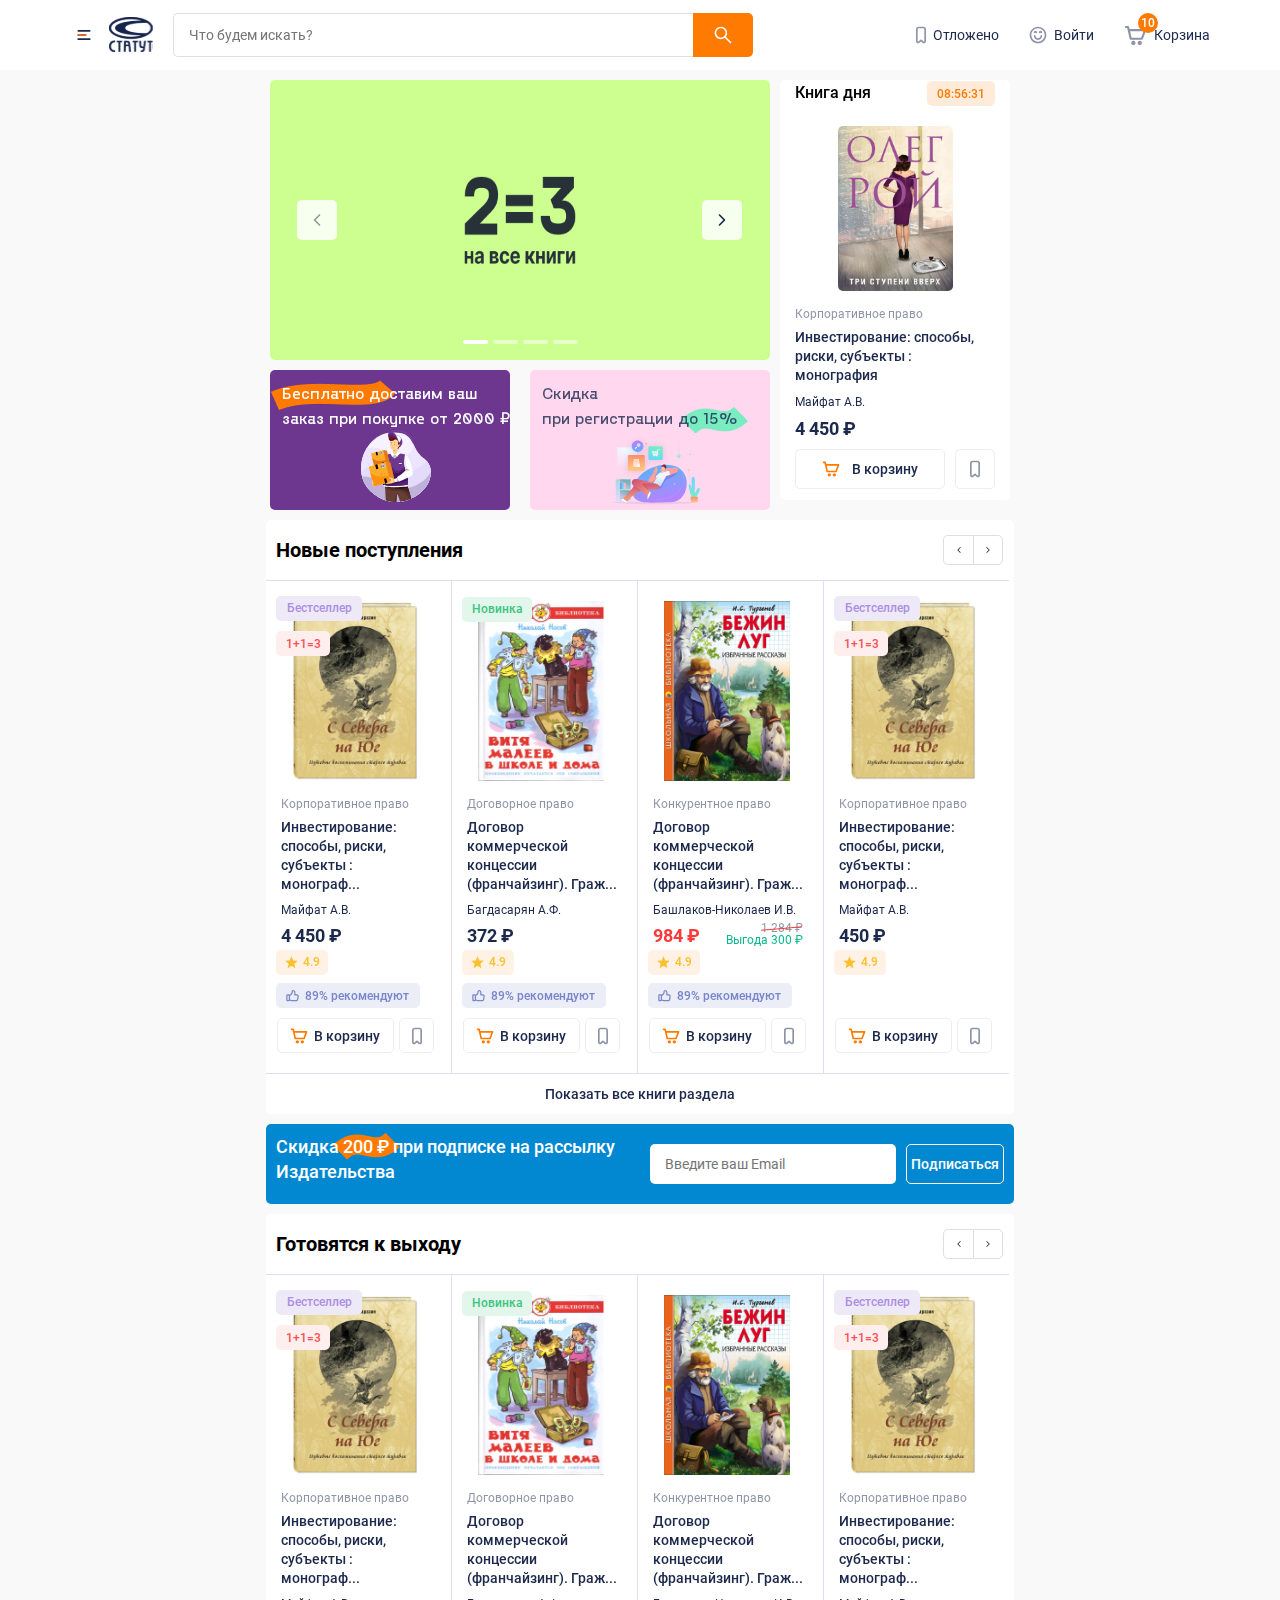
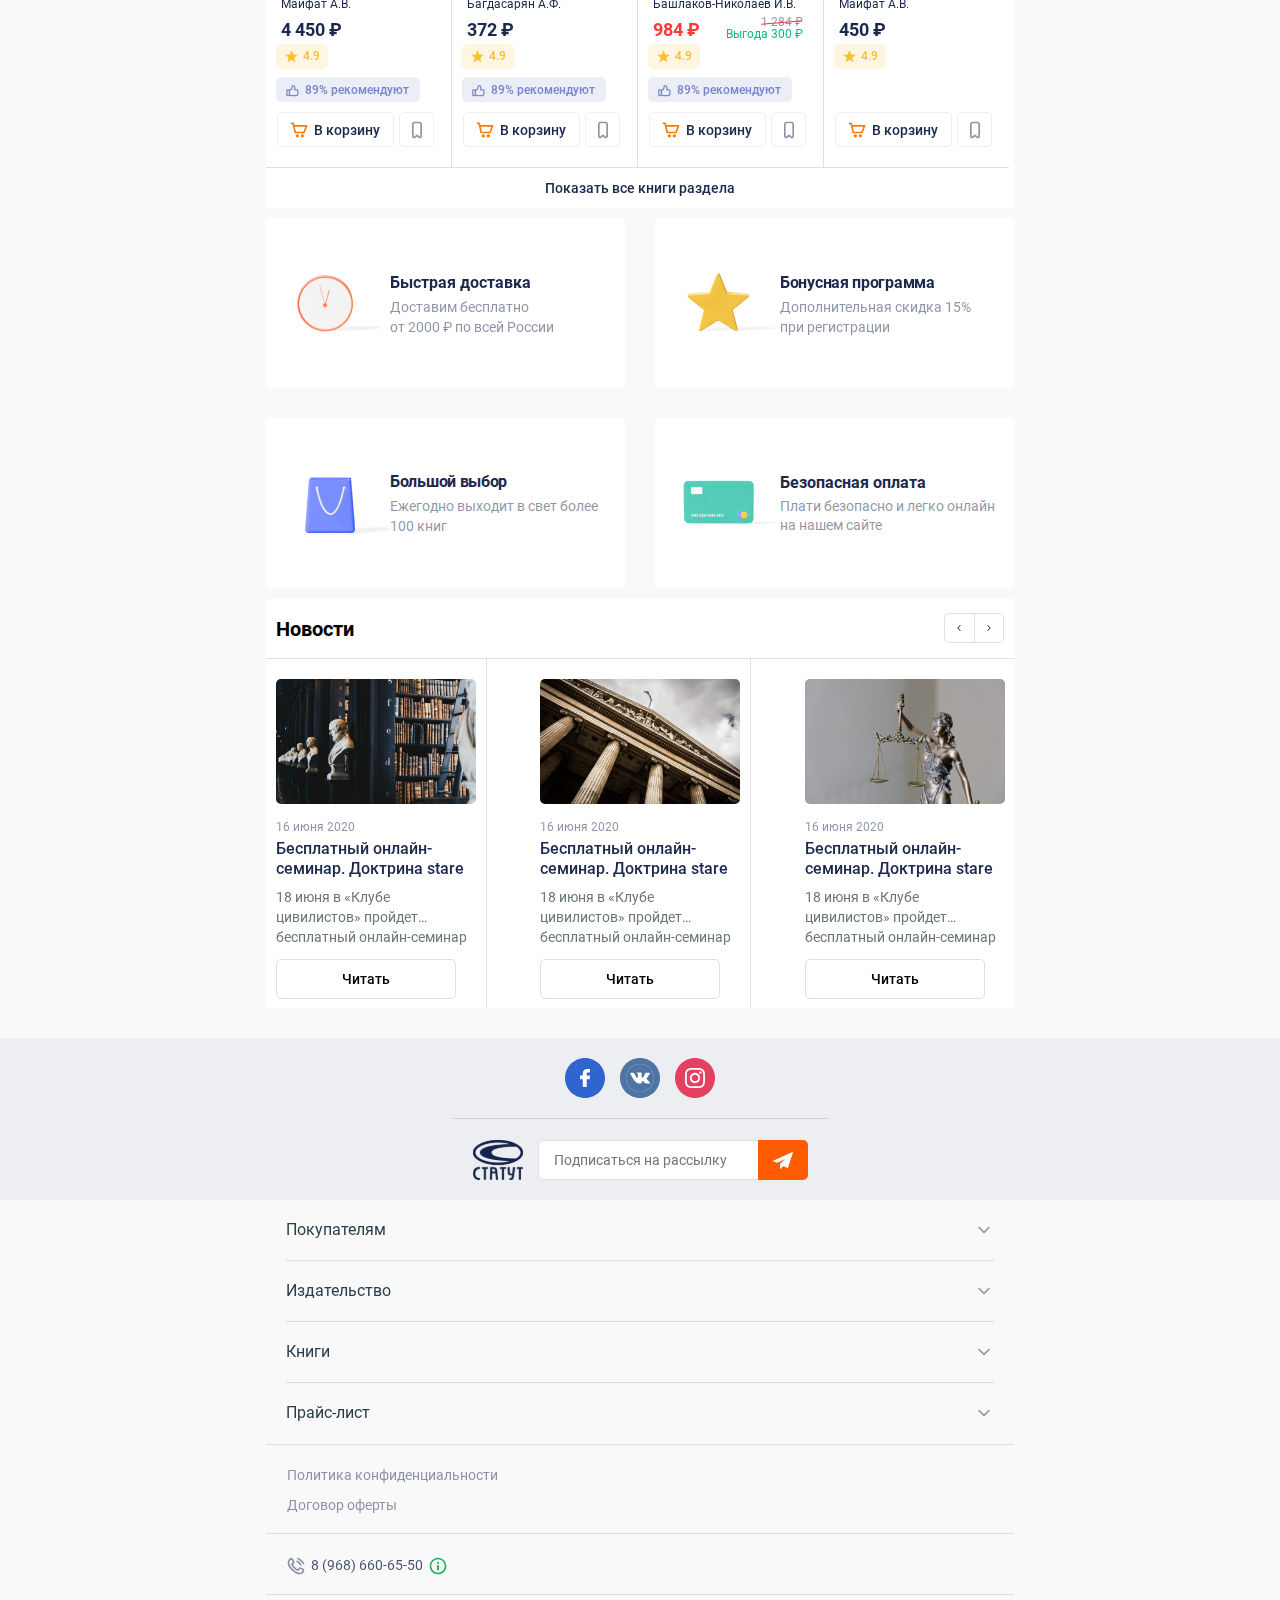
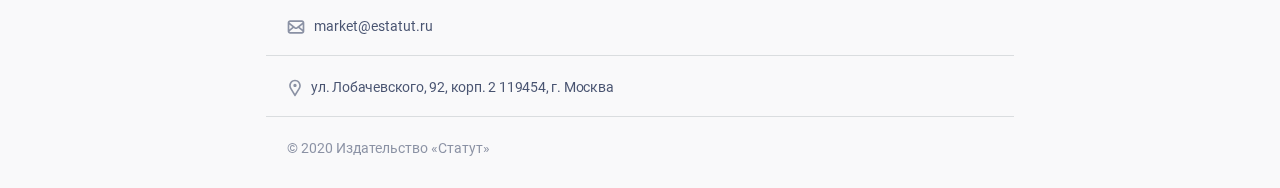
<file: pages/index.html>
<!DOCTYPE html>
	<html>

	<head>
		<!--[if IE 6]>		<html id="section-reco_main" class="nojs ie6 ieb7 ieb8 ieb9 ieb10 split1 nosplit5 platform-PC platform-notouch"><![endif]-->
		<!--[if IE 7]>		<html id="section-reco_main" class="nojs iea6 ie7 ieb8 ieb9 ieb10 split1 nosplit5 platform-PC platform-notouch"><![endif]-->
		<!--[if IE 8]>		<html id="section-reco_main" class="nojs iea6 iea7 ie8 ieb9 ieb10 split1 nosplit5 platform-PC platform-notouch"><![endif]-->
		<!--[if IE 9]>		<html id="section-reco_main" class="nojs iea6 iea7 iea8 ie9 ieb10 split1 nosplit5 platform-PC platform-notouch"><![endif]-->
		<meta name="viewport" content="width=device-width">
		<meta name="MobileOptimized" content="320" />
		<meta name="HandheldFriendly" content="true" />
		<meta charset="utf-8">
		<meta name="viewport min-width=320px" content="min-width=320, initial-scale=1.0" />
		<link rel="stylesheet" type="text/css" href="./style.css">
		<!--[if lt IE 9]>
		<script src="//cdnjs.cloudflare.com/ajax/libs/html5shiv/r29/html5.min.js"></script>
	<![endif]-->
		<title>index</title>
	</head>

	<body>
		<header>
			<div class="header__line"></div>
			<div class="header container">
				<section class="header__block__top">
					<div class="header__navigation">
						<ul class="header__navigation-list">
							<li>
								<a href="#" class="header__link">
							<svg width="12" height="18" viewBox="0 0 12 18" fill="none" xmlns="http://www.w3.org/2000/svg">
<path fill-rule="evenodd" clip-rule="evenodd" d="M9.58435 8.87971L5.99996 14.7921L2.41557 8.87971C0.677036 6.01205 2.69699 2.30942 5.99996 2.30942C9.30293 2.30942 11.3229 6.01205 9.58435 8.87971ZM1.04793 9.74421C-1.35394 5.78238 1.43673 0.666992 5.99996 0.666992C10.5632 0.666992 13.3539 5.78238 10.952 9.74421L6.53553 17.029C6.28928 17.4352 5.71064 17.4352 5.46439 17.029L1.04793 9.74421ZM6.00012 4.77305C5.11178 4.77305 4.39164 5.50839 4.39164 6.41547C4.39164 7.32256 5.11178 8.0579 6.00012 8.0579C6.88846 8.0579 7.6086 7.32256 7.6086 6.41547C7.6086 5.50839 6.88846 4.77305 6.00012 4.77305Z" fill="#1C294D" fill-opacity="0.5"/>
</svg>
Москва
						</a>
							</li>
							<li>
								<a href="#" class="header__link">
							<svg width="18" height="18" viewBox="0 0 18 18" fill="none" xmlns="http://www.w3.org/2000/svg">
<path fill-rule="evenodd" clip-rule="evenodd" d="M12.8214 0.666992H5.17847C4.51543 0.666992 3.87954 0.930384 3.4107 1.39923L1.39886 3.41107C0.930019 3.87991 0.666626 4.51579 0.666626 5.17884V6.50033V14.8337C0.666626 16.2144 1.78591 17.3337 3.16663 17.3337H14.8333C16.214 17.3337 17.3333 16.2144 17.3333 14.8337V6.50033V5.17884C17.3333 4.5158 17.0699 3.87991 16.6011 3.41107L14.5892 1.39923C14.1204 0.930385 13.4845 0.666992 12.8214 0.666992ZM14.8333 4.00033L13.4107 2.57774C13.2544 2.42146 13.0425 2.33366 12.8214 2.33366H5.17847C4.95746 2.33366 4.7455 2.42146 4.58922 2.57774L3.16663 4.00033H14.8333ZM2.33329 6.50033V14.8337C2.33329 15.2939 2.70639 15.667 3.16663 15.667H14.8333C15.2935 15.667 15.6666 15.2939 15.6666 14.8337V6.50033C15.6666 6.04009 15.2935 5.66699 14.8333 5.66699H3.16663C2.70639 5.66699 2.33329 6.04009 2.33329 6.50033ZM3.99996 13.167C3.99996 12.7068 4.37306 12.3337 4.83329 12.3337H6.49996C6.9602 12.3337 7.33329 12.7068 7.33329 13.167C7.33329 13.6272 6.9602 14.0003 6.49996 14.0003H4.83329C4.37306 14.0003 3.99996 13.6272 3.99996 13.167ZM4.83329 9.83366C4.37306 9.83366 3.99996 10.2068 3.99996 10.667C3.99996 11.1272 4.37306 11.5003 4.83329 11.5003H8.16663C8.62686 11.5003 8.99996 11.1272 8.99996 10.667C8.99996 10.2068 8.62686 9.83366 8.16663 9.83366H4.83329Z" fill="#1C294D" fill-opacity="0.5"/>
</svg>
Доставка и оплата
						</a>
							</li>
							<li>
								<a href="#" class="header__link">
							<svg width="18" height="18" viewBox="0 0 18 18" fill="none" xmlns="http://www.w3.org/2000/svg">
<path fill-rule="evenodd" clip-rule="evenodd" d="M1.49996 0.666992C1.03972 0.666992 0.666626 1.04009 0.666626 1.50033V16.5003C0.666626 16.9606 1.03972 17.3337 1.49996 17.3337H3.99996C4.4602 17.3337 4.83329 16.9606 4.83329 16.5003V4.83366H8.16663V6.50033H7.33329C6.41282 6.50033 5.66663 7.24652 5.66663 8.16699V13.167C5.66663 14.0875 6.41282 14.8337 7.33329 14.8337H15.6666C16.5871 14.8337 17.3333 14.0875 17.3333 13.167V8.16699C17.3333 7.24652 16.5871 6.50033 15.6666 6.50033H14.8333V4.83366H16.5C16.9602 4.83366 17.3333 4.46056 17.3333 4.00033V1.50033C17.3333 1.04009 16.9602 0.666992 16.5 0.666992H1.49996ZM14 3.16699H15.6666V2.33366H2.33329V15.667H3.16663V4.00033C3.16663 3.54009 3.53972 3.16699 3.99996 3.16699H8.99996H14ZM13.1666 4.83366V6.50033H9.83329V4.83366H13.1666ZM8.99996 13.167H14H15.6666V11.5003V9.83366V8.16699H14H8.99996H7.33329V9.83366V11.5003V13.167H8.99996Z" fill="#1C294D" fill-opacity="0.5"/>
</svg>
Адрес и часы работы
						</a>
							</li>
						</ul>
					</div>
					<div class="header__contact">
						<ul class="header__contact-list">
							<li>
								<a href="#" class="header__link">
							<svg width="18" height="14" viewBox="0 0 18 14" fill="none" xmlns="http://www.w3.org/2000/svg">
<path fill-rule="evenodd" clip-rule="evenodd" d="M3.16663 0.333008C1.78591 0.333008 0.666626 1.4523 0.666626 2.83301V11.1663C0.666626 12.5471 1.78591 13.6663 3.16663 13.6663H14.8333C16.214 13.6663 17.3333 12.5471 17.3333 11.1663V2.83301C17.3333 1.4523 16.214 0.333008 14.8333 0.333008H3.16663ZM2.40939 2.48462C2.5413 2.19837 2.83076 1.99967 3.16663 1.99967H14.8333C15.1692 1.99967 15.4586 2.19837 15.5905 2.48462L9.51158 7.2127C9.21065 7.44675 8.78927 7.44675 8.48834 7.2127L2.40939 2.48462ZM2.33329 4.53687V9.38714L5.3438 6.87838L2.33329 4.53687ZM2.40238 11.4991C2.53083 11.7937 2.82468 11.9997 3.16663 11.9997H14.8333C15.1752 11.9997 15.4691 11.7937 15.5975 11.4991L11.3095 7.92573L10.5348 8.52829C9.63204 9.23044 8.36789 9.23044 7.46511 8.52829L6.6904 7.92573L2.40238 11.4991ZM15.6666 9.38714V4.53687L12.6561 6.87838L15.6666 9.38714Z" fill="#1C294D" fill-opacity="0.5"/>
</svg>
market@estatut.ru
						</a>
							</li>
							<li>
								<a href="#" class="header__link">
							<svg width="18" height="18" viewBox="0 0 18 18" fill="none" xmlns="http://www.w3.org/2000/svg">
<path fill-rule="evenodd" clip-rule="evenodd" d="M4.24822 2.49769L4.24878 2.49839L4.24822 2.49769ZM4.28406 2.55396L5.9545 5.18607C5.75265 5.37559 5.53247 5.5633 5.29551 5.76533C5.09185 5.93896 4.87579 6.12316 4.64831 6.32816C4.08451 6.83626 3.97561 7.65343 4.3405 8.28938C6.27004 11.6523 8.9018 13.1825 10.0794 13.7319C10.7888 14.0629 11.5596 13.8017 11.9887 13.2608L13.1446 11.8037C13.1446 11.8037 13.1456 11.8029 13.1473 11.8026C13.1491 11.8023 13.1523 11.8026 13.1523 11.8026C13.1523 11.8026 13.1548 11.8031 13.1572 11.8046C13.8308 12.2163 14.7705 12.7758 15.6337 13.2494C15.4787 14.1763 15.1226 14.7163 14.7299 15.0463C14.3176 15.393 13.7844 15.5754 13.1897 15.6412C12.0023 15.7727 10.7968 15.416 10.5295 15.3291C10.2345 15.1797 8.61709 14.3366 6.88912 12.9704C5.10731 11.5616 3.32066 9.684 2.63734 7.53061C2.13796 5.95684 2.32626 4.8494 2.71877 4.0855C3.09821 3.34703 3.71224 2.84581 4.28406 2.55396ZM3.67978 0.996162C4.46698 0.626415 5.28098 1.01193 5.66013 1.60936L7.40765 4.36293C7.76094 4.91961 7.78516 5.73339 7.21082 6.29085C6.96467 6.52977 6.62221 6.82341 6.30354 7.09666C6.12861 7.24666 5.96085 7.39051 5.82012 7.51579C7.48078 10.3794 9.70098 11.7043 10.7108 12.1888L11.8349 10.7718C12.3656 10.1028 13.3105 9.94643 14.0301 10.3862C14.6958 10.7931 15.6161 11.3407 16.4501 11.798C17.0063 12.1029 17.4042 12.7387 17.2914 13.4564C17.089 14.7456 16.5601 15.6846 15.8065 16.3181C15.0655 16.9411 14.1827 17.2054 13.3741 17.295C11.7836 17.4711 10.2623 16.9942 9.9845 16.902C9.91416 16.8787 9.85579 16.8541 9.79305 16.8225C9.49481 16.6725 7.73724 15.765 5.85136 14.2738C3.9851 12.7982 1.8804 10.6637 1.04539 8.03229C0.432038 6.09937 0.613479 4.53211 1.23262 3.32714C1.8409 2.1433 2.82598 1.39719 3.67978 0.996162Z" fill="#1C294D" fill-opacity="0.5"/>
<path fill-rule="evenodd" clip-rule="evenodd" d="M11.2587 0.743003C10.8397 0.551375 10.3441 0.734563 10.1518 1.15217C9.95951 1.56977 10.1433 2.06365 10.5624 2.25528C12.5011 3.14183 14.72 4.8086 15.7339 7.10862C15.9194 7.52929 16.4119 7.72049 16.834 7.53568C17.2562 7.35087 17.448 6.86003 17.2626 6.43937C16.024 3.62988 13.4061 1.72497 11.2587 0.743003ZM10.6407 3.69451C10.2283 3.48903 9.72682 3.65561 9.52063 4.06657C9.31443 4.47754 9.48158 4.97726 9.89397 5.18274C10.6784 5.57363 11.2214 5.94198 11.6597 6.37882C12.0981 6.81566 12.4677 7.3567 12.8599 8.13847C13.0661 8.54943 13.5676 8.71601 13.98 8.51053C14.3924 8.30505 14.5595 7.80532 14.3533 7.39435C13.9107 6.51223 13.4455 5.80536 12.8403 5.20227C12.2352 4.59918 11.5258 4.13558 10.6407 3.69451Z" fill="#1C294D" fill-opacity="0.5"/>
</svg>
							<span>8 (968) 660-65-50</span>
							<svg width="18" height="18" viewBox="0 0 18 18" fill="none" xmlns="http://www.w3.org/2000/svg">
<path fill-rule="evenodd" clip-rule="evenodd" d="M9.00002 17.3337C4.39765 17.3337 0.666687 13.6027 0.666687 9.00033C0.666687 4.39795 4.39765 0.666992 9.00002 0.666992C13.6024 0.666992 17.3334 4.39795 17.3334 9.00033C17.3334 13.6027 13.6024 17.3337 9.00002 17.3337ZM9.00002 2.33366C5.31812 2.33366 2.33335 5.31843 2.33335 9.00033C2.33335 12.6822 5.31812 15.667 9.00002 15.667C12.6819 15.667 15.6667 12.6822 15.6667 9.00033C15.6667 5.31843 12.6819 2.33366 9.00002 2.33366ZM9.00002 7.95866C9.57532 7.95866 10.0417 8.42503 10.0417 9.00033V12.3337C10.0417 12.909 9.57532 13.3753 9.00002 13.3753C8.42472 13.3753 7.95835 12.909 7.95835 12.3337V9.00033C7.95835 8.42503 8.42472 7.95866 9.00002 7.95866ZM9.00002 4.83366C8.42472 4.83366 7.95835 5.30003 7.95835 5.87533C7.95835 6.45062 8.42472 6.91699 9.00002 6.91699C9.57532 6.91699 10.0417 6.45062 10.0417 5.87533C10.0417 5.30003 9.57532 4.83366 9.00002 4.83366Z" fill="#27AE60"/>
</svg>
						</a>
							</li>
						</ul>
					</div>
				</section>
				<section class="header__block__bottom">
					<div class="header__block-content">
						<div class="header__block-search">
							<a class="header__burger none">
						<svg width="20" height="20" viewBox="0 0 20 20" fill="none" xmlns="http://www.w3.org/2000/svg">
<path fill-rule="evenodd" clip-rule="evenodd" d="M3.33334 5.83333C3.33334 5.3731 3.70644 5 4.16668 5H15.8333C16.2936 5 16.6667 5.3731 16.6667 5.83333C16.6667 6.29357 16.2936 6.66667 15.8333 6.66667H4.16668C3.70644 6.66667 3.33334 6.29357 3.33334 5.83333ZM3.33334 10C3.33334 9.53976 3.70644 9.16667 4.16668 9.16667H11.6667C12.1269 9.16667 12.5 9.53976 12.5 10C12.5 10.4602 12.1269 10.8333 11.6667 10.8333H4.16668C3.70644 10.8333 3.33334 10.4602 3.33334 10ZM4.16668 13.3333C3.70644 13.3333 3.33334 13.7064 3.33334 14.1667C3.33334 14.6269 3.70644 15 4.16668 15H15.8333C16.2936 15 16.6667 14.6269 16.6667 14.1667C16.6667 13.7064 16.2936 13.3333 15.8333 13.3333H4.16668Z" fill="#1C294D"/>
<path fill-rule="evenodd" clip-rule="evenodd" d="M3.33398 10.0003C3.33398 9.54009 3.70708 9.16699 4.16732 9.16699H11.6673C12.1276 9.16699 12.5007 9.54009 12.5007 10.0003C12.5007 10.4606 12.1276 10.8337 11.6673 10.8337H4.16732C3.70708 10.8337 3.33398 10.4606 3.33398 10.0003Z" fill="#FC6E1D"/>
</svg>
					</a>
							<div class="header__logo">
								<svg width="50" height="40" viewBox="0 0 50 40" fill="none" xmlns="http://www.w3.org/2000/svg" xmlns:xlink="http://www.w3.org/1999/xlink">
									<rect width="50" height="40" fill="url(#pattern0)" />
									<defs>
										<pattern id="pattern0" patternContentUnits="objectBoundingBox" width="1" height="1">
											<use xlink:href="#image0" transform="translate(0 -0.00163983) scale(0.000596303 0.000745379)" />
										</pattern>
										<image id="image0" width="1677" height="1346" xlink:href="[data-uri]" />
									</defs>
								</svg>
							</div>
							<input type="search" class="header__input" placeholder="Что будем искать?">
							<button class="header__button">
								<svg width="18" height="18" viewBox="0 0 18 18" fill="none" xmlns="http://www.w3.org/2000/svg">
									<path fill-rule="evenodd" clip-rule="evenodd" d="M0.66666 6.91699C0.66666 10.3688 3.46488 13.167 6.91666 13.167C8.35969 13.167 9.6885 12.6779 10.7464 11.8566C10.7862 11.9409 10.841 12.0199 10.9107 12.0896L15.9107 17.0896C16.2362 17.415 16.7638 17.415 17.0893 17.0896C17.4147 16.7641 17.4147 16.2365 17.0893 15.9111L12.0893 10.9111C12.0195 10.8414 11.9405 10.7866 11.8562 10.7467C12.6776 9.68883 13.1667 8.36002 13.1667 6.91699C13.1667 3.46521 10.3684 0.666992 6.91666 0.666992C3.46488 0.666992 0.66666 3.46521 0.66666 6.91699ZM2.33333 6.91699C2.33333 4.38569 4.38536 2.33366 6.91666 2.33366C9.44797 2.33366 11.5 4.38569 11.5 6.91699C11.5 9.4483 9.44797 11.5003 6.91666 11.5003C4.38536 11.5003 2.33333 9.4483 2.33333 6.91699Z" fill="#1C294D" fill-opacity="0.5" />
								</svg>
								<svg width="18" height="18" viewBox="0 0 18 18" fill="none" xmlns="http://www.w3.org/2000/svg">
									<path fill-rule="evenodd" clip-rule="evenodd" d="M0.666706 6.91699C0.666706 10.3688 3.46493 13.167 6.91671 13.167C8.35974 13.167 9.68855 12.6779 10.7464 11.8566C10.7863 11.9409 10.8411 12.0199 10.9108 12.0896L15.9108 17.0896C16.2362 17.415 16.7639 17.415 17.0893 17.0896C17.4147 16.7641 17.4147 16.2365 17.0893 15.9111L12.0893 10.9111C12.0196 10.8414 11.9406 10.7866 11.8563 10.7467C12.6777 9.68883 13.1667 8.36002 13.1667 6.91699C13.1667 3.46521 10.3685 0.666992 6.91671 0.666992C3.46493 0.666992 0.666706 3.46521 0.666706 6.91699ZM2.33337 6.91699C2.33337 4.38569 4.3854 2.33366 6.91671 2.33366C9.44801 2.33366 11.5 4.38569 11.5 6.91699C11.5 9.4483 9.44801 11.5003 6.91671 11.5003C4.3854 11.5003 2.33337 9.4483 2.33337 6.91699Z" fill="white" />
								</svg>
								<span>Искать</span>
							</button>
							<div class="header__basket-mobile">
								<a href="#"><svg width="18" height="16" viewBox="0 0 18 16" fill="none" xmlns="http://www.w3.org/2000/svg">
<path fill-rule="evenodd" clip-rule="evenodd" d="M1.50002 0.5C1.03978 0.5 0.666687 0.873096 0.666687 1.33333C0.666687 1.79357 1.03978 2.16667 1.50002 2.16667V1.33333L1.50003 2.16667H1.50006H1.5002H1.5003H1.50042H1.50056H1.50073H1.50161H1.50283H1.50357H1.50397H1.5044H1.5063H1.50854H1.50915H1.50978H1.51111H1.54315H1.66278H2.07294H2.5015L4.43741 10.6847C4.53722 11.1239 4.96695 11.4025 5.40589 11.3186C5.45662 11.3283 5.50898 11.3333 5.56252 11.3333H14C14.3474 11.3333 14.6583 11.1179 14.7803 10.7926L17.2803 4.12594C17.3763 3.87002 17.3406 3.58332 17.185 3.35867C17.0293 3.13403 16.7733 3 16.5 3H4.40006L3.9793 1.14865C3.89307 0.769242 3.55577 0.5 3.16669 0.5H2.07294H1.66278H1.54315H1.53806H1.53328H1.53213H1.531H1.5288H1.52463H1.51723H1.51639H1.51558H1.51478H1.51401H1.51325H1.51252H1.51111H1.5063H1.5044H1.50397H1.50357H1.50283H1.50073H1.50042H1.5003H1.5002H1.50006H1.50003L1.50002 1.33333V0.5ZM4.77885 4.66667L5.91521 9.66667H13.4225L15.2975 4.66667H4.77885ZM7.33335 12.1667C6.41288 12.1667 5.66669 12.9129 5.66669 13.8333C5.66669 14.7538 6.41288 15.5 7.33335 15.5C8.25383 15.5 9.00002 14.7538 9.00002 13.8333C9.00002 12.9129 8.25383 12.1667 7.33335 12.1667ZM10.6667 13.8333C10.6667 12.9129 11.4129 12.1667 12.3334 12.1667C13.2538 12.1667 14 12.9129 14 13.8333C14 14.7538 13.2538 15.5 12.3334 15.5C11.4129 15.5 10.6667 14.7538 10.6667 13.8333Z" fill="#1C294D" fill-opacity="0.5"/>
</svg>
</a>
							</div>
						</div>
						<div class="header__user-content">
							<ul class="header__user-list">
								<li>
									<a href="#" class="header__user-link">
								<svg width="10" height="18" viewBox="0 0 10 18" fill="none" xmlns="http://www.w3.org/2000/svg">
<path fill-rule="evenodd" clip-rule="evenodd" d="M1.66667 3.1818C1.66667 2.71884 2.03976 2.34353 2.5 2.34353H7.5C7.96024 2.34353 8.33333 2.71884 8.33333 3.1818V15.2339C8.33333 15.5967 7.90607 15.7882 7.63793 15.5454L5.55747 13.6619C5.24055 13.375 4.75945 13.375 4.44253 13.6619L2.36207 15.5454C2.09393 15.7882 1.66667 15.5967 1.66667 15.2339V3.1818ZM2.5 0.666992H7.5C8.88071 0.666992 10 1.79291 10 3.1818V15.2339C10 17.0482 7.86366 18.0053 6.52299 16.7916L5 15.4128L3.47701 16.7916C2.13633 18.0053 0 17.0482 0 15.2339V3.1818C0 1.79291 1.11929 0.666992 2.5 0.666992Z" fill="#1C294D" fill-opacity="0.5"/>
</svg>
Отложено
							</a>
								</li>
								<li>
									<a href="#" class="header__user-link">
								<svg width="18" height="18" viewBox="0 0 18 18" fill="none" xmlns="http://www.w3.org/2000/svg">
<path fill-rule="evenodd" clip-rule="evenodd" d="M0.666626 9.00033C0.666626 13.6027 4.39759 17.3337 8.99996 17.3337C13.6023 17.3337 17.3333 13.6027 17.3333 9.00033C17.3333 4.39795 13.6023 0.666992 8.99996 0.666992C4.39759 0.666992 0.666626 4.39795 0.666626 9.00033ZM2.33329 9.00033C2.33329 5.31843 5.31806 2.33366 8.99996 2.33366C12.6819 2.33366 15.6666 5.31843 15.6666 9.00033C15.6666 12.6822 12.6819 15.667 8.99996 15.667C5.31806 15.667 2.33329 12.6822 2.33329 9.00033ZM6.49996 9.83366C6.49996 9.37342 6.12686 9.00033 5.66663 9.00033C5.20639 9.00033 4.83329 9.37342 4.83329 9.83366C4.83329 12.1348 6.69877 14.0003 8.99996 14.0003C11.3011 14.0003 13.1666 12.1348 13.1666 9.83366C13.1666 9.37342 12.7935 9.00033 12.3333 9.00033C11.8731 9.00033 11.5 9.37342 11.5 9.83366C11.5 11.2144 10.3807 12.3337 8.99996 12.3337C7.61925 12.3337 6.49996 11.2144 6.49996 9.83366ZM5.66663 7.33366C6.12686 7.33366 6.49996 6.96056 6.49996 6.50033C6.49996 6.96056 6.87306 7.33366 7.33329 7.33366C7.79353 7.33366 8.16663 6.96056 8.16663 6.50033C8.16663 5.57985 7.42043 4.83366 6.49996 4.83366C5.57948 4.83366 4.83329 5.57985 4.83329 6.50033C4.83329 6.96056 5.20639 7.33366 5.66663 7.33366ZM11.5 6.50033C11.5 6.96056 11.1269 7.33366 10.6666 7.33366C10.2064 7.33366 9.83329 6.96056 9.83329 6.50033C9.83329 5.57985 10.5795 4.83366 11.5 4.83366C12.4204 4.83366 13.1666 5.57985 13.1666 6.50033C13.1666 6.96056 12.7935 7.33366 12.3333 7.33366C11.8731 7.33366 11.5 6.96056 11.5 6.50033Z" fill="#1C294D" fill-opacity="0.5"/>
</svg>
Войти
							</a>
								</li>
								<li>
									<a href="#" class="header__user-link">
								<sapn class="header__basket">
									<svg width="18" height="16" viewBox="0 0 18 16" fill="none" xmlns="http://www.w3.org/2000/svg">
<path fill-rule="evenodd" clip-rule="evenodd" d="M1.50002 0.5C1.03978 0.5 0.666687 0.873096 0.666687 1.33333C0.666687 1.79357 1.03978 2.16667 1.50002 2.16667V1.33333L1.50003 2.16667H1.50006H1.5002H1.5003H1.50042H1.50056H1.50073H1.50161H1.50283H1.50357H1.50397H1.5044H1.5063H1.50854H1.50915H1.50978H1.51111H1.54315H1.66278H2.07294H2.5015L4.43741 10.6847C4.53722 11.1239 4.96695 11.4025 5.40589 11.3186C5.45662 11.3283 5.50898 11.3333 5.56252 11.3333H14C14.3474 11.3333 14.6583 11.1179 14.7803 10.7926L17.2803 4.12594C17.3763 3.87002 17.3406 3.58332 17.185 3.35867C17.0293 3.13403 16.7733 3 16.5 3H4.40006L3.9793 1.14865C3.89307 0.769242 3.55577 0.5 3.16669 0.5H2.07294H1.66278H1.54315H1.53806H1.53328H1.53213H1.531H1.5288H1.52463H1.51723H1.51639H1.51558H1.51478H1.51401H1.51325H1.51252H1.51111H1.5063H1.5044H1.50397H1.50357H1.50283H1.50073H1.50042H1.5003H1.5002H1.50006H1.50003L1.50002 1.33333V0.5ZM4.77885 4.66667L5.91521 9.66667H13.4225L15.2975 4.66667H4.77885ZM7.33335 12.1667C6.41288 12.1667 5.66669 12.9129 5.66669 13.8333C5.66669 14.7538 6.41288 15.5 7.33335 15.5C8.25383 15.5 9.00002 14.7538 9.00002 13.8333C9.00002 12.9129 8.25383 12.1667 7.33335 12.1667ZM10.6667 13.8333C10.6667 12.9129 11.4129 12.1667 12.3334 12.1667C13.2538 12.1667 14 12.9129 14 13.8333C14 14.7538 13.2538 15.5 12.3334 15.5C11.4129 15.5 10.6667 14.7538 10.6667 13.8333Z" fill="#1C294D" fill-opacity="0.5"/>
</svg>
								</sapn>Корзина
							</a>
								</li>
							</ul>
						</div>
					</div>
					<nav class="header__menu">
						<div class="header__burger"><svg width="20" height="20" viewBox="0 0 20 20" fill="none" xmlns="http://www.w3.org/2000/svg">
								<path fill-rule="evenodd" clip-rule="evenodd" d="M3.33334 5.83333C3.33334 5.3731 3.70644 5 4.16668 5H15.8333C16.2936 5 16.6667 5.3731 16.6667 5.83333C16.6667 6.29357 16.2936 6.66667 15.8333 6.66667H4.16668C3.70644 6.66667 3.33334 6.29357 3.33334 5.83333ZM3.33334 10C3.33334 9.53976 3.70644 9.16667 4.16668 9.16667H11.6667C12.1269 9.16667 12.5 9.53976 12.5 10C12.5 10.4602 12.1269 10.8333 11.6667 10.8333H4.16668C3.70644 10.8333 3.33334 10.4602 3.33334 10ZM4.16668 13.3333C3.70644 13.3333 3.33334 13.7064 3.33334 14.1667C3.33334 14.6269 3.70644 15 4.16668 15H15.8333C16.2936 15 16.6667 14.6269 16.6667 14.1667C16.6667 13.7064 16.2936 13.3333 15.8333 13.3333H4.16668Z" fill="#1C294D" />
								<path fill-rule="evenodd" clip-rule="evenodd" d="M3.33398 10.0003C3.33398 9.54009 3.70708 9.16699 4.16732 9.16699H11.6673C12.1276 9.16699 12.5007 9.54009 12.5007 10.0003C12.5007 10.4606 12.1276 10.8337 11.6673 10.8337H4.16732C3.70708 10.8337 3.33398 10.4606 3.33398 10.0003Z" fill="#FC6E1D" />
							</svg>
						</div>
						<ul>
							<li><a href="#">Каталог</a></li>
							<li><a href="#">Авторы</a></li>
							<li><a href="#">Новинки</a></li>
							<li class="header__menu-sale">
								<a href="#"><svg width="18" height="18" viewBox="0 0 18 18" fill="none" xmlns="http://www.w3.org/2000/svg">
<path fill-rule="evenodd" clip-rule="evenodd" d="M0.918192 0.918552C1.25361 0.583139 1.79744 0.583139 2.13286 0.918552L5.06389 3.8495C5.30837 3.73771 5.57322 3.66299 5.85107 3.63217L8.70855 3.31517C9.48639 3.22888 10.2613 3.50076 10.8147 4.05414L16.5786 9.81791C17.5849 10.8242 17.5849 12.4556 16.5786 13.4618L13.4614 16.579C12.4551 17.5852 10.8236 17.5852 9.81736 16.579L3.82788 10.5896C3.22584 9.98762 2.96006 9.12708 3.11777 8.29042L3.60307 5.71583C3.64788 5.47813 3.72471 5.25263 3.82881 5.04374L0.918192 2.13319C0.58277 1.79778 0.58277 1.25397 0.918192 0.918552ZM6.03955 7.25442L5.21628 6.43117L4.80585 8.6086C4.75328 8.88748 4.84187 9.17434 5.04255 9.37501L11.032 15.3643C11.3675 15.6998 11.9113 15.6998 12.2467 15.3643L15.3639 12.2472C15.6993 11.9118 15.6993 11.368 15.3639 11.0326L9.6 5.26878C9.41554 5.08432 9.15724 4.99369 8.89796 5.02245L6.50261 5.28819L7.2744 6.05996C7.88948 5.88505 8.57852 6.03973 9.06279 6.52398C9.77433 7.2355 9.77433 8.3891 9.06279 9.10062C8.35125 9.81214 7.19762 9.81214 6.48608 9.10062C5.98657 8.60112 5.83773 7.88376 6.03955 7.25442Z" fill="#FF283D"/>
</svg>
Скидки</a>
							</li>
							<li><a href="#">Партнёрам</a></li>
							<li><a href="#">Мы</a></li>
						</ul>
					</nav>
				</section>
			</div>
		</header>
		<div class="container">
			<div class="slider">
				<section class="slider__slider">
					<div class="slider__slider-scroll">
						<ul class="slider__slider-list _slider-list">
							<li><img src="img/2=3.png" alt=""></li>
							<li><img src="img/1.png" alt=""></li>
							<li><img src="img/2.png" alt=""></li>
							<li><img src="img/4.png" alt=""></li>
						</ul>
					</div>
					<button class="slider__arrow-left _slider-btn" onclick="o2.slider.sliderToLeft(this)"><svg width="8" height="12" viewBox="0 0 8 12" fill="none" xmlns="http://www.w3.org/2000/svg">
							<path fill-rule="evenodd" clip-rule="evenodd" d="M7.0893 0.41107C6.76386 0.0856329 6.23622 0.0856329 5.91079 0.41107L0.910786 5.41107C0.585349 5.73651 0.585349 6.26415 0.910786 6.58958L5.91079 11.5896C6.23622 11.915 6.76386 11.915 7.0893 11.5896C7.41473 11.2641 7.41473 10.7365 7.0893 10.4111L2.67855 6.00033L7.0893 1.58958C7.41473 1.26414 7.41473 0.736507 7.0893 0.41107Z" fill="#2A3D48" fill-opacity="0.5" />
						</svg>
					</button>
					<button class="slider__arrow-rigth _slider-btn" onclick="o2.slider.sliderToRight(this)"><svg width="8" height="12" viewBox="0 0 8 12" fill="none" xmlns="http://www.w3.org/2000/svg">
							<path fill-rule="evenodd" clip-rule="evenodd" d="M0.910704 0.41107C1.23614 0.0856329 1.76378 0.0856329 2.08921 0.41107L7.08921 5.41107C7.41465 5.73651 7.41465 6.26415 7.08921 6.58958L2.08921 11.5896C1.76378 11.915 1.23614 11.915 0.910704 11.5896C0.585267 11.2641 0.585267 10.7365 0.910704 10.4111L5.32145 6.00033L0.910704 1.58958C0.585267 1.26414 0.585267 0.736507 0.910704 0.41107Z" fill="#1C294D" />
						</svg>
					</button>
					<div class="slider__dots _slider__dots"></div>
				</section>

				<section class="slider__books-day">
					<div class="slider__header-books-day">
						<h3>Книга дня</h3>
						<div class="slider__time">
							<p>08:56:31</p>
						</div>
					</div>
					<div class="slider__img-books-day">
						<a href="#"><img src="img/books_day.png" alt=""></a>
					</div>
					<div class="slider__info-books-day">
						<p>Корпоративное право</p>
						<a href="#">Инвестирование: способы, риски, субъекты : монография</a>
						<p>Майфат А.В.</p>
						<p>4 450 ₽ </p>
					</div>
					<div class="slider__price-books-day">
						<div class="slider__in-garbage">
							<a href="#">
						<svg width="18" height="16" viewBox="0 0 18 16" fill="none" xmlns="http://www.w3.org/2000/svg">
<path fill-rule="evenodd" clip-rule="evenodd" d="M1.49999 0.5C1.03975 0.5 0.666656 0.873096 0.666656 1.33333C0.666656 1.79357 1.03975 2.16667 1.49999 2.16667V1.33333L1.5 2.16667H1.50003H1.50017H1.50027H1.50039H1.50053H1.5007H1.50158H1.5028H1.50354H1.50394H1.50437H1.50627H1.50851H1.50912H1.50975H1.51108H1.54312H1.66275H2.07291H2.50147L4.43738 10.6847C4.53719 11.1239 4.96692 11.4025 5.40586 11.3186C5.45659 11.3283 5.50895 11.3333 5.56249 11.3333H14C14.3474 11.3333 14.6583 11.1179 14.7803 10.7926L17.2803 4.12594C17.3762 3.87002 17.3406 3.58332 17.1849 3.35867C17.0292 3.13403 16.7733 3 16.5 3H4.40003L3.97927 1.14865C3.89304 0.769242 3.55574 0.5 3.16666 0.5H2.07291H1.66275H1.54312H1.53803H1.53325H1.5321H1.53097H1.52877H1.52459H1.5172H1.51636H1.51555H1.51475H1.51397H1.51322H1.51249H1.51108H1.50627H1.50437H1.50394H1.50354H1.5028H1.5007H1.50039H1.50027H1.50017H1.50003H1.5L1.49999 1.33333V0.5ZM4.77882 4.66667L5.91518 9.66667H13.4225L15.2975 4.66667H4.77882ZM7.33332 12.1667C6.41285 12.1667 5.66666 12.9129 5.66666 13.8333C5.66666 14.7538 6.41285 15.5 7.33332 15.5C8.2538 15.5 8.99999 14.7538 8.99999 13.8333C8.99999 12.9129 8.2538 12.1667 7.33332 12.1667ZM10.6667 13.8333C10.6667 12.9129 11.4128 12.1667 12.3333 12.1667C13.2538 12.1667 14 12.9129 14 13.8333C14 14.7538 13.2538 15.5 12.3333 15.5C11.4128 15.5 10.6667 14.7538 10.6667 13.8333Z" fill="#FF7A00"/>
</svg>
						В корзину
					</a>
						</div>
						<div class="slider__bookmark">
							<a href="#"><svg width="10" height="18" viewBox="0 0 10 18" fill="none" xmlns="http://www.w3.org/2000/svg">
<path fill-rule="evenodd" clip-rule="evenodd" d="M1.66667 3.1818C1.66667 2.71884 2.03976 2.34353 2.5 2.34353H7.5C7.96024 2.34353 8.33333 2.71884 8.33333 3.1818V15.2339C8.33333 15.5967 7.90607 15.7882 7.63793 15.5454L5.55747 13.6619C5.24055 13.375 4.75945 13.375 4.44253 13.6619L2.36207 15.5454C2.09393 15.7882 1.66667 15.5967 1.66667 15.2339V3.1818ZM2.5 0.666992H7.5C8.88071 0.666992 10 1.79291 10 3.1818V15.2339C10 17.0482 7.86366 18.0053 6.52299 16.7916L5 15.4128L3.47701 16.7916C2.13633 18.0053 0 17.0482 0 15.2339V3.1818C0 1.79291 1.11929 0.666992 2.5 0.666992Z" fill="#1C294D" fill-opacity="0.5"/>
</svg>
</a>
						</div>
					</div>
				</section>

				<section class="slider__advertising">
					<div class="slider__delivery">
						<a href="#">
					<span class="slider__delivery-text">Бесплатно доставим ваш заказ при покупке от 2000 ₽</span>
					<span class="slider__delivery-img">
						<svg width="98" height="101" viewBox="0 0 98 101" fill="none" xmlns="http://www.w3.org/2000/svg">
<path fill-rule="evenodd" clip-rule="evenodd" d="M97.7781 59.2931V59.4007C97.7781 59.4174 97.7781 59.434 97.7781 59.4483C97.7781 59.515 97.7781 59.5831 97.7781 59.6507V59.6597C97.7781 59.6888 97.7781 59.7174 97.7781 59.7464C97.7781 59.8212 97.7753 59.895 97.7729 59.9693C97.7729 60.0088 97.7729 60.0483 97.7695 60.0878C97.7662 60.1273 97.7695 60.1621 97.7662 60.1993C97.7662 60.2626 97.7619 60.3264 97.7591 60.3897C97.7591 60.3997 97.7591 60.4102 97.7591 60.4202C97.7591 60.4302 97.7591 60.4311 97.7591 60.4364C97.7553 60.5288 97.7505 60.6207 97.7457 60.713L97.7424 60.7845C97.7391 60.8469 97.7348 60.9097 97.731 60.9721C97.7272 61.0345 97.7243 61.0873 97.7205 61.1445C97.7069 61.3565 97.691 61.5675 97.6729 61.7773C97.6529 62.0049 97.6307 62.2311 97.6062 62.4559C97.5894 62.6054 97.5719 62.7547 97.5538 62.9039L97.5253 63.1277C97.4815 63.4611 97.4338 63.792 97.3824 64.1206C97.3643 64.2295 97.3461 64.3382 97.3277 64.4468C97.3153 64.5191 97.3029 64.5896 97.29 64.6639C97.2638 64.8067 97.2377 64.9496 97.21 65.0925C97.1691 65.3064 97.1264 65.5186 97.082 65.7291C97.0524 65.872 97.0219 66.0086 96.991 66.1481C96.9434 66.3567 96.8958 66.5624 96.8481 66.7672C96.7656 67.1088 96.6796 67.4449 96.5901 67.7757C96.5186 68.0408 96.4451 68.3022 96.3696 68.56C96.3321 68.687 96.294 68.8139 96.2553 68.9409C96.1401 69.3219 96.0215 69.6938 95.8996 70.0566C95.8393 70.2379 95.778 70.4166 95.7158 70.5928C95.4691 71.2985 95.2144 71.9661 94.9615 72.5884C94.9192 72.6913 94.8773 72.7937 94.8353 72.8946C94.8144 72.9456 94.7934 72.9956 94.772 73.0461C94.7307 73.1454 94.689 73.2438 94.6468 73.3413C94.5423 73.5844 94.4393 73.8194 94.3377 74.046L94.2163 74.3127C94.0558 74.6636 93.8997 74.9917 93.7506 75.296C93.6763 75.4474 93.6038 75.593 93.533 75.7327C93.4801 75.8374 93.4292 75.9388 93.3782 76.0365C93.3465 76.0999 93.3136 76.1634 93.2797 76.2269L93.232 76.3184C93.2006 76.3788 93.1692 76.4374 93.1392 76.4936C93.0916 76.5788 93.0501 76.6602 93.0078 76.7374C92.9792 76.7888 92.9521 76.8388 92.9259 76.8869C92.8863 76.9593 92.8478 77.0298 92.8121 77.0912C92.7644 77.1769 92.7198 77.2553 92.6783 77.3264C92.6478 77.3798 92.6192 77.4288 92.593 77.4736C92.5759 77.5036 92.5592 77.5312 92.5454 77.5574C92.5373 77.5702 92.5302 77.5831 92.523 77.5955L92.4826 77.6617C92.4221 77.7631 92.3873 77.8155 92.3873 77.8155C87.4655 85.2357 79.7419 91.9013 70.5141 96.1583C69.5703 96.5935 68.6114 97.0031 67.6375 97.3868C63.5733 98.9863 59.2606 100.115 54.7978 100.646C53.0404 100.86 51.2725 100.977 49.5022 100.998C48.6086 101.006 47.7112 100.99 46.8099 100.95C42.6978 100.758 38.6281 100.031 34.7036 98.7882C27.6719 96.565 20.6354 92.5703 13.9374 86.3676C13.8613 86.2976 13.7865 86.2276 13.7113 86.1567C13.6046 86.0576 13.4994 85.9571 13.3946 85.8571L13.3379 85.8024C13.2392 85.7072 13.1411 85.6119 13.0437 85.5167L13.0403 85.5129C13.0051 85.4781 12.9699 85.4443 12.9351 85.4091C12.8875 85.3653 12.8456 85.321 12.8013 85.2772C12.757 85.2334 12.727 85.2034 12.6903 85.1662C12.6318 85.1081 12.5746 85.0496 12.517 84.9919C12.4818 84.9567 12.4475 84.921 12.4127 84.8857C12.3318 84.8035 12.251 84.7208 12.1703 84.6377C12.0865 84.55 12.0023 84.4624 11.9189 84.3743C11.897 84.3515 11.8751 84.3267 11.8542 84.3062L11.7637 84.211C11.7037 84.1477 11.6446 84.0843 11.5851 84.0205C11.5604 83.9943 11.5375 83.9677 11.5113 83.941L11.3508 83.7667L11.3408 83.7558C11.3361 83.7505 11.3304 83.7443 11.3256 83.7382C11.2666 83.6747 11.208 83.6112 11.1499 83.5477L11.0813 83.471C11.0109 83.3925 10.9385 83.3139 10.8709 83.2329C10.8528 83.2134 10.8356 83.1929 10.8185 83.1739L10.7504 83.0963C10.6837 83.0201 10.6175 82.9439 10.5518 82.8677C10.5247 82.8367 10.4975 82.8053 10.4713 82.7725C10.4056 82.6969 10.3407 82.6209 10.2766 82.5444L10.2428 82.5044L10.2214 82.4791L10.1661 82.4134C10.1275 82.3682 10.0899 82.3234 10.0523 82.2777C10.0437 82.2677 10.0352 82.2568 10.0266 82.2463L9.97517 82.1844L9.76755 81.9334L9.59899 81.7244L9.45089 81.5396L9.36661 81.433L9.28852 81.3344L9.28376 81.3277C9.22614 81.2554 9.16947 81.1849 9.11376 81.1097C9.08043 81.0677 9.04757 81.0254 9.01519 80.983C8.94615 80.893 8.87758 80.8035 8.80901 80.713L8.75663 80.643C8.71377 80.5863 8.67139 80.5301 8.62901 80.473C8.6152 80.454 8.60044 80.4359 8.58663 80.4168L8.57139 80.3963C8.49425 80.2925 8.41854 80.1892 8.34283 80.0854L8.33997 80.0811L8.3195 80.0535C8.24902 79.9583 8.1795 79.8602 8.11093 79.7635L8.06331 79.693C8.00427 79.6106 7.94617 79.5278 7.8876 79.4445L7.83998 79.3754L7.79237 79.3064L7.66999 79.1297L7.64523 79.093C7.57951 78.9978 7.5138 78.9026 7.44857 78.804L7.34143 78.6431L7.25381 78.5121C7.24714 78.5021 7.24048 78.4911 7.23429 78.4811C7.2281 78.4711 7.21857 78.4583 7.21143 78.4469L7.12572 78.3164L7.07572 78.2393L7.02524 78.1626L6.99858 78.1207C6.93667 78.0255 6.87477 77.9274 6.81382 77.8312C6.74477 77.7226 6.67621 77.6131 6.60811 77.504L6.58621 77.4688C6.54875 77.4082 6.51129 77.3474 6.47383 77.2864C6.44288 77.2359 6.41193 77.1859 6.38145 77.1355C6.25637 76.9291 6.1332 76.7228 6.01194 76.5164L6.00765 76.5093L5.82385 76.1917C5.82385 76.1888 5.82099 76.1869 5.82004 76.1845C5.77242 76.1026 5.7248 76.0207 5.68004 75.9388L5.63242 75.8507C5.58957 75.7746 5.54671 75.6974 5.50433 75.6208C5.48862 75.5936 5.47338 75.566 5.45671 75.5388C5.431 75.4912 5.40576 75.4436 5.38052 75.396C5.33672 75.3169 5.29386 75.237 5.25148 75.1579C5.24005 75.137 5.22815 75.1155 5.2172 75.0946C5.1872 75.0389 5.15767 74.9827 5.12815 74.926L5.08577 74.846L5.08148 74.8384C5.05196 74.7832 5.02339 74.7274 4.99434 74.6717C4.9653 74.616 4.93625 74.5598 4.90768 74.5032C4.90768 74.4974 4.90197 74.4917 4.89863 74.4855L4.86816 74.427C4.85197 74.396 4.83673 74.3646 4.82054 74.3317C4.79197 74.2751 4.76292 74.2184 4.73483 74.1617L4.70721 74.1075L4.56436 73.8217L4.39817 73.4799C4.34484 73.3689 4.29198 73.2575 4.2396 73.1465C4.22865 73.1237 4.2177 73.0989 4.2077 73.078C4.19056 73.0399 4.17294 73.0027 4.15532 72.9646C4.1377 72.9265 4.1258 72.9018 4.11151 72.8694C4.09722 72.837 4.0877 72.8175 4.0758 72.7913C4.02818 72.6837 3.9777 72.577 3.92913 72.4694C3.92247 72.4532 3.91532 72.4375 3.90818 72.4218L3.82961 72.2451L3.76628 72.1023C3.72628 72.0113 3.68676 71.9208 3.64819 71.8294C3.63628 71.8032 3.62533 71.7766 3.6139 71.7504C3.59486 71.7066 3.57676 71.6632 3.55819 71.6199C3.52867 71.5504 3.49962 71.4799 3.4701 71.4104C3.4703 71.4093 3.4703 71.4082 3.4701 71.4071C3.44089 71.3382 3.41232 71.2691 3.38439 71.1999L3.33248 71.0728C3.32153 71.0447 3.30963 71.0171 3.29867 70.989C3.2582 70.8899 3.2182 70.7904 3.17915 70.6914C3.15963 70.6437 3.14011 70.5933 3.12058 70.5433C3.09677 70.4809 3.07297 70.4185 3.0482 70.3561C3.02678 70.3004 3.00535 70.2447 2.9844 70.1885C2.97821 70.1738 2.97249 70.159 2.96678 70.1442C2.92726 70.0414 2.88916 69.9385 2.85107 69.8352C2.82821 69.7733 2.80345 69.7114 2.7825 69.6495C2.73964 69.5327 2.69726 69.4157 2.65536 69.2985C2.65563 69.2968 2.65563 69.295 2.65536 69.2933C2.61393 69.1766 2.5725 69.0604 2.5325 68.9438C2.52393 68.9176 2.51441 68.8914 2.50536 68.8657C2.47298 68.7733 2.44108 68.6809 2.41013 68.5886C2.39965 68.5562 2.38822 68.5238 2.37775 68.4933C2.37156 68.4757 2.36632 68.4581 2.36013 68.4405C2.34822 68.4057 2.33727 68.3714 2.32537 68.3367C2.31346 68.3019 2.30299 68.2686 2.29156 68.2338C2.26632 68.1586 2.24394 68.0838 2.2187 68.0086C2.20394 67.9648 2.19013 67.9205 2.17632 67.8767V67.8709C2.16823 67.8452 2.15966 67.8205 2.15204 67.7948C2.15204 67.7948 2.15204 67.7919 2.15204 67.791C2.12728 67.7114 2.10442 67.6319 2.07775 67.5529C2.07347 67.5419 2.07013 67.53 2.0668 67.5191C2.04966 67.4638 2.03299 67.4086 2.01633 67.3533C1.99966 67.2981 1.98014 67.2357 1.96204 67.1767C1.9601 67.1685 1.95772 67.1604 1.9549 67.1524C1.93442 67.0829 1.91395 67.0138 1.89347 66.9438C1.873 66.8738 1.84919 66.7948 1.82776 66.72C1.80062 66.6248 1.77395 66.5334 1.74776 66.4405C1.74395 66.4262 1.74014 66.4119 1.73586 66.3981C1.72729 66.3653 1.71776 66.3329 1.70872 66.3C1.70443 66.2853 1.70014 66.2705 1.69633 66.2558C1.67967 66.1967 1.66348 66.1386 1.64872 66.0796L1.59538 65.8805C1.57919 65.8215 1.56348 65.7624 1.54777 65.7029C1.5411 65.6772 1.53348 65.651 1.52682 65.6248C1.50301 65.5348 1.4792 65.4453 1.45729 65.3553C1.43221 65.2559 1.40729 65.1567 1.38253 65.0577C1.35777 64.9586 1.33444 64.8634 1.31254 64.772C1.31254 64.7648 1.3092 64.7577 1.3073 64.7506C1.28968 64.6782 1.27301 64.6077 1.25539 64.5339C1.25254 64.522 1.25016 64.5106 1.2473 64.4982C1.22825 64.4168 1.2092 64.3358 1.19111 64.2544C1.17492 64.1853 1.15968 64.1153 1.14349 64.0463C1.1273 63.9772 1.11016 63.8973 1.09587 63.8225C1.07683 63.7377 1.05873 63.6525 1.04064 63.5673C1.03349 63.533 1.02588 63.4977 1.01873 63.4625C0.986988 63.3123 0.956354 63.1622 0.926831 63.012C0.921593 62.9868 0.916355 62.9616 0.911593 62.9373C0.906831 62.913 0.904927 62.9035 0.901594 62.8858C0.879689 62.7763 0.858579 62.6668 0.838262 62.5573C0.82731 62.502 0.816834 62.4468 0.806834 62.392C0.787469 62.2895 0.76874 62.1876 0.750645 62.0863C0.703027 61.8144 0.655409 61.543 0.612553 61.2702L0.603982 61.2197C0.600649 61.1992 0.597792 61.1783 0.594459 61.1578C0.562713 60.9562 0.532079 60.7543 0.502556 60.5521C0.481604 60.4092 0.461605 60.2621 0.441129 60.1173C0.401448 59.8269 0.364941 59.5359 0.331608 59.2445C0.298276 58.9531 0.266531 58.662 0.236373 58.3712C0.222087 58.2258 0.208596 58.0803 0.195898 57.9346C0.138121 57.2962 0.093678 56.6565 0.0625677 56.0156L0.0497109 55.7408C0.0233624 55.1551 0.00748978 54.5688 0.00209309 53.9818C-0.00425595 53.2958 0.00383908 52.6093 0.0263782 51.9223C0.0349494 51.6528 0.0454253 51.3823 0.0582821 51.1128C0.0711389 50.8433 0.0863766 50.5728 0.103519 50.3033C0.120661 50.0338 0.139709 49.7638 0.161137 49.4938C0.182088 49.2249 0.205421 48.9551 0.231135 48.6843C0.269229 48.2805 0.312085 47.877 0.359703 47.4739C0.375417 47.3396 0.392083 47.2053 0.407321 47.071C0.416844 46.9958 0.426368 46.9206 0.436368 46.8453C0.469224 46.5901 0.504461 46.3358 0.541127 46.0806C0.565888 45.9111 0.591284 45.7414 0.617315 45.5715C0.682393 45.1471 0.753026 44.7238 0.829214 44.3016C0.905085 43.8794 0.985877 43.4579 1.07159 43.0373C1.08873 42.9535 1.10603 42.8694 1.12349 42.7849C1.18698 42.4773 1.25365 42.1704 1.32349 41.864C1.54189 40.8999 1.78649 39.942 2.05728 38.9903C2.13283 38.7233 2.21077 38.4565 2.29108 38.1898C2.34441 38.0127 2.3987 37.8356 2.45393 37.6584C2.53647 37.3933 2.62091 37.1287 2.70726 36.8646C3.53877 34.3287 4.55266 31.8563 5.74099 29.4667C5.88004 29.1861 6.02162 28.9072 6.16574 28.6301C6.52637 27.9358 6.90096 27.2504 7.28952 26.5739C7.44476 26.3038 7.60237 26.0349 7.76237 25.7673C7.92236 25.4997 8.08474 25.2338 8.2495 24.9697C15.5736 13.1962 27.3071 4.56833 41.5343 3.59598C62.6809 2.15173 68.1127 9.50058 72.745 18.7684C72.7978 18.8741 72.8512 18.9808 72.904 19.088C73.1151 19.514 73.3253 19.9425 73.5345 20.3736C74.6897 22.7545 75.8482 25.2378 77.2487 27.7068C77.5979 28.3233 77.9642 28.9385 78.3477 29.5524C78.4429 29.7077 78.5413 29.8626 78.6429 30.0172C78.6862 30.0848 78.7296 30.1529 78.7743 30.221C78.9172 30.4434 79.0662 30.6643 79.2162 30.8876C79.2915 30.9981 79.3672 31.1081 79.4434 31.2186C79.5519 31.3752 79.6619 31.531 79.7734 31.6871C79.8248 31.76 79.8772 31.83 79.9305 31.9057C79.9975 31.9987 80.0654 32.0916 80.1343 32.1843C80.3432 32.4665 80.5575 32.7476 80.7771 33.0276C80.8622 33.1362 80.9482 33.2444 81.0352 33.3523C81.1222 33.4603 81.2103 33.5685 81.2995 33.6771C81.3881 33.7852 81.4781 33.8928 81.5681 33.9999C81.6157 34.0537 81.659 34.1071 81.7052 34.1614C81.7966 34.2687 81.889 34.3755 81.9823 34.4818C82.0757 34.5879 82.17 34.6942 82.2652 34.8009C82.3604 34.9072 82.4566 35.0131 82.5538 35.1185C82.749 35.3302 82.9479 35.5409 83.1504 35.7504C83.2518 35.8551 83.3552 35.9594 83.458 36.0632C83.5875 36.1932 83.718 36.3223 83.8509 36.4513C83.9309 36.5299 84.0113 36.607 84.0928 36.6846C85.1628 37.7038 86.2975 38.6529 87.4898 39.526C87.6755 39.6619 87.8581 39.7987 88.0374 39.9365C88.2168 40.0742 88.3934 40.2128 88.5674 40.3522L88.7403 40.4912L88.9107 40.6312C88.9674 40.6788 89.0236 40.7264 89.0793 40.774C89.3107 40.968 89.5364 41.1631 89.7564 41.3593L89.894 41.4836C89.9467 41.5312 89.999 41.5788 90.0507 41.6264C90.1024 41.674 90.1544 41.7216 90.2064 41.7693L90.3597 41.9121C90.4107 41.9597 90.4612 42.0073 90.5112 42.055L90.6612 42.1978L90.8088 42.3407C90.8564 42.3883 90.904 42.4359 90.9545 42.4869C91.005 42.5378 91.0497 42.5821 91.0973 42.633C91.145 42.684 91.1926 42.7283 91.2402 42.7797C91.3354 42.8749 91.4278 42.9759 91.5197 43.074C91.5673 43.1216 91.6116 43.1726 91.6564 43.2221C91.7011 43.2716 91.7469 43.3206 91.7916 43.3706C91.9773 43.5757 92.158 43.7821 92.3335 43.9897C92.3849 44.0502 92.4354 44.1111 92.4864 44.1716C92.5797 44.284 92.6717 44.3971 92.7625 44.5111L92.864 44.6387L92.8911 44.6735C92.9387 44.7344 92.9863 44.7949 93.034 44.8558L93.0463 44.8716C93.0506 44.8782 93.0559 44.8844 93.0602 44.8901C93.0644 44.8958 93.0668 44.8992 93.0701 44.903C93.1144 44.9601 93.1573 45.0173 93.2001 45.0739L93.2401 45.1277C93.2425 45.1303 93.2447 45.133 93.2468 45.1358C93.2597 45.1539 93.273 45.1716 93.2863 45.1896L93.363 45.293L93.4144 45.3639C93.4301 45.3849 93.4454 45.4063 93.462 45.4273C93.4863 45.4601 93.5097 45.493 93.533 45.5254C93.5501 45.5487 93.5663 45.573 93.5806 45.5958C93.5901 45.6092 93.5992 45.622 93.6087 45.6344C93.6358 45.6734 93.6639 45.7125 93.6906 45.7515C93.6958 45.7601 93.7016 45.7677 93.7073 45.7753C93.7482 45.8353 93.7897 45.8944 93.8297 45.9539L93.903 46.0606L93.9592 46.1449L94.003 46.211L94.0815 46.3306C94.092 46.3472 94.1035 46.3634 94.1139 46.3782C94.1196 46.3863 94.1244 46.3944 94.1301 46.4025C94.1544 46.441 94.1777 46.4796 94.2044 46.5182L94.2111 46.5287L94.2673 46.6172C94.2996 46.6677 94.3311 46.7187 94.3625 46.7691C94.3773 46.7925 94.392 46.8167 94.4063 46.8401C94.4206 46.8634 94.4406 46.8953 94.4568 46.9225L94.5292 47.041C94.5334 47.0482 94.5377 47.0563 94.5425 47.0634L94.6425 47.232C94.653 47.2505 94.6644 47.2691 94.6749 47.2872C94.7101 47.3477 94.7453 47.4077 94.7796 47.4682C94.7796 47.4682 94.7796 47.4682 94.7796 47.4724L94.8006 47.5091L94.8063 47.5191C94.8415 47.5826 94.8764 47.6447 94.911 47.7053L94.9282 47.7362C94.9663 47.8048 95.0041 47.8735 95.0415 47.9424C95.0577 47.972 95.073 48.001 95.0891 48.0305C95.1053 48.06 95.1206 48.0891 95.1368 48.1186C95.1434 48.1315 95.151 48.1448 95.1577 48.1581C95.1644 48.1715 95.1653 48.1724 95.1691 48.1805C95.2044 48.2472 95.2396 48.3138 95.2734 48.381C95.2829 48.3981 95.292 48.4162 95.3006 48.4334C95.3272 48.4857 95.3534 48.5381 95.3796 48.591C95.3877 48.6067 95.3953 48.6229 95.4039 48.6386C95.4315 48.6943 95.4596 48.7505 95.4863 48.8067L95.5148 48.8648L95.5253 48.8862C95.5253 48.8891 95.5282 48.8919 95.5291 48.8948L95.5344 48.9053C95.5591 48.9581 95.5844 49.0105 95.6091 49.0634L95.6229 49.0919C95.6339 49.1167 95.6449 49.1395 95.6568 49.1657C95.6687 49.1919 95.6744 49.2029 95.6829 49.2219C95.6915 49.241 95.7001 49.2595 95.7091 49.2786C95.7225 49.3091 95.7367 49.34 95.751 49.371C95.7519 49.374 95.7532 49.3769 95.7548 49.3795C95.7691 49.4119 95.7839 49.4443 95.7977 49.4748C95.8072 49.4957 95.8167 49.5167 95.8253 49.5372C95.8339 49.5576 95.8406 49.5719 95.8482 49.5891C95.8558 49.6062 95.8596 49.6143 95.8648 49.6271L95.9282 49.7729C95.9386 49.7976 95.9486 49.8205 95.9586 49.8462C95.961 49.851 95.9629 49.8562 95.9653 49.861C95.9958 49.9338 96.0267 50.0076 96.0567 50.0809C96.0615 50.0928 96.0667 50.1052 96.072 50.1171C96.0872 50.1548 96.1025 50.1919 96.1172 50.23C96.132 50.2681 96.1448 50.2976 96.1582 50.3319C96.1629 50.3452 96.1686 50.359 96.1744 50.3728C96.1891 50.4119 96.2048 50.4514 96.222 50.4909L96.2496 50.5647C96.2512 50.568 96.2526 50.5713 96.2539 50.5747C96.2561 50.58 96.258 50.5854 96.2596 50.5909C96.2691 50.6152 96.2786 50.6385 96.2882 50.6657C96.2977 50.6928 96.3039 50.7062 96.311 50.7271C96.3277 50.7714 96.3444 50.8152 96.3586 50.86C96.3653 50.8785 96.3729 50.8971 96.3796 50.9162C96.3896 50.9433 96.3996 50.9714 96.4091 50.999C96.4163 51.0181 96.4234 51.0376 96.4301 51.0571L96.4401 51.0862C96.4639 51.1533 96.4877 51.2209 96.511 51.2885C96.5124 51.2919 96.5135 51.2954 96.5143 51.299C96.5239 51.3257 96.5324 51.3523 96.542 51.3795L96.5729 51.4719C96.5801 51.4933 96.5872 51.5152 96.5948 51.5366C96.5991 51.5495 96.6029 51.5623 96.6072 51.5752C96.6115 51.5881 96.6139 51.5942 96.6167 51.6038C96.6167 51.6052 96.6167 51.6066 96.6167 51.608C96.6305 51.649 96.6429 51.6895 96.6558 51.7299C96.6562 51.7325 96.6562 51.7351 96.6558 51.7376C96.6591 51.7466 96.6624 51.7561 96.6653 51.7661L96.6701 51.7823C96.6758 51.799 96.6815 51.8166 96.6862 51.8338C96.7067 51.8971 96.7267 51.9609 96.7462 52.0242L96.7577 52.0628C96.7767 52.1242 96.7953 52.1861 96.8129 52.2471L96.8329 52.3156C96.8515 52.3799 96.8696 52.4437 96.8881 52.5061C96.8924 52.5223 96.8977 52.539 96.9019 52.5537C96.92 52.618 96.9377 52.6818 96.9548 52.7442C96.9767 52.8252 96.9977 52.9056 97.0186 52.9866C97.0367 53.058 97.0553 53.1294 97.0729 53.2009C97.0728 53.2024 97.0728 53.204 97.0729 53.2056C97.0858 53.257 97.0981 53.309 97.1105 53.3613C97.1105 53.3613 97.1105 53.3642 97.1105 53.3651C97.1153 53.387 97.121 53.4085 97.1253 53.4304C97.1286 53.4432 97.1315 53.4561 97.1348 53.469C97.1381 53.4818 97.1434 53.5042 97.1472 53.5213C97.1615 53.5847 97.1767 53.6485 97.1905 53.7118C97.2 53.7532 97.2091 53.7951 97.2177 53.8361C97.218 53.8377 97.218 53.8393 97.2177 53.8408C97.2253 53.8747 97.2324 53.9094 97.24 53.9432L97.2434 53.9599C97.2505 53.9937 97.2577 54.0275 97.2643 54.0613C97.271 54.0951 97.2781 54.127 97.2848 54.1604C97.2877 54.1723 97.29 54.1846 97.2919 54.1965C97.3029 54.2489 97.3134 54.3008 97.3234 54.3532C97.3291 54.3804 97.3338 54.4084 97.3391 54.4356C97.3486 54.4832 97.3572 54.5308 97.3662 54.5784C97.3705 54.6008 97.3748 54.6261 97.3786 54.6461C97.3881 54.6965 97.3967 54.7475 97.4057 54.798C97.411 54.8261 97.4157 54.8546 97.4205 54.8822C97.4205 54.8951 97.4248 54.908 97.4272 54.9208C97.4296 54.9337 97.431 54.9437 97.4324 54.9546C97.4377 54.9832 97.4424 55.0118 97.4472 55.0399C97.4538 55.0808 97.4605 55.1213 97.4667 55.1618C97.4696 55.177 97.4715 55.1922 97.4738 55.2094C97.4819 55.2627 97.4905 55.3165 97.4981 55.3694C97.5034 55.3994 97.5077 55.4294 97.5115 55.4589C97.5191 55.5065 97.5257 55.5541 97.5319 55.5989C97.5319 55.6151 97.5367 55.6313 97.5386 55.6465C97.5491 55.7222 97.5591 55.7979 97.5691 55.8741C97.5791 55.9503 97.5886 56.026 97.5976 56.1022C97.6 56.1227 97.6024 56.1441 97.6048 56.1651C97.6143 56.2413 97.6224 56.3179 97.631 56.3936C97.6381 56.4613 97.6453 56.5289 97.6519 56.597C97.6519 56.6017 97.6519 56.607 97.6519 56.6117L97.6553 56.6417V56.6622C97.6676 56.7841 97.6781 56.906 97.6881 57.0279C97.6919 57.0755 97.6962 57.1231 97.7 57.1741C97.7 57.2017 97.7043 57.2298 97.7062 57.2569C97.7081 57.2841 97.7105 57.3155 97.7129 57.3446C97.7162 57.3955 97.72 57.4465 97.7229 57.4969C97.7231 57.4987 97.7231 57.5004 97.7229 57.5022C97.7229 57.5241 97.7257 57.5455 97.7267 57.5674C97.7291 57.5984 97.7305 57.6293 97.7324 57.6598C97.7353 57.7012 97.7372 57.7417 97.7391 57.7831C97.7391 57.7946 97.7391 57.8065 97.7391 57.8174C97.7429 57.8926 97.7467 57.9684 97.7495 58.0436L97.7543 58.1574C97.7543 58.1779 97.7543 58.1979 97.7543 58.2179C97.7543 58.2379 97.7543 58.2603 97.7572 58.2817C97.7574 58.2842 97.7574 58.2868 97.7572 58.2893C97.7572 58.3445 97.761 58.3998 97.7619 58.455C97.7629 58.5102 97.7648 58.5536 97.7657 58.6031C97.7667 58.6526 97.7686 58.705 97.7691 58.7555V58.7593C97.7691 58.7902 97.7691 58.8202 97.7691 58.8507C97.7691 58.898 97.7691 58.9447 97.7691 58.9907V59.0383C97.7781 59.1274 97.7791 59.2107 97.7781 59.2931Z" fill="#F6F2FF"/>
<path fill-rule="evenodd" clip-rule="evenodd" d="M97.7781 59.2929V59.4005C97.7781 59.4172 97.7781 59.4338 97.7781 59.4481C97.7781 59.5148 97.7781 59.5829 97.7781 59.6505V59.6595C97.7781 59.6886 97.7781 59.7172 97.7781 59.7462C97.7781 59.821 97.7753 59.8948 97.7729 59.9691C97.7729 60.0086 97.7729 60.0481 97.7695 60.0876C97.7662 60.1272 97.7695 60.1619 97.7662 60.1991C97.7662 60.2624 97.7619 60.3262 97.7591 60.3895C97.7591 60.3995 97.7591 60.41 97.7591 60.42C97.7591 60.43 97.7591 60.431 97.7591 60.4362C97.7553 60.5286 97.7505 60.6205 97.7457 60.7129L97.7424 60.7843C97.7391 60.8467 97.7348 60.9095 97.731 60.9719C97.7272 61.0343 97.7243 61.0871 97.7205 61.1443C97.7068 61.3563 97.691 61.5673 97.6729 61.7771C97.6529 62.0047 97.6307 62.2309 97.6062 62.4557C97.5894 62.6052 97.5719 62.7545 97.5538 62.9037L97.5253 63.1276C97.4815 63.4609 97.4338 63.7918 97.3824 64.1204C97.3643 64.2293 97.3461 64.338 97.3276 64.4466C97.3153 64.5189 97.3029 64.5894 97.29 64.6637C97.2638 64.8066 97.2376 64.9494 97.21 65.0923C97.1691 65.3062 97.1264 65.5184 97.0819 65.7289C97.0524 65.8718 97.0219 66.0084 96.991 66.1479C96.9434 66.3565 96.8958 66.5622 96.8481 66.767C96.7656 67.1086 96.6796 67.4447 96.59 67.7755C96.5186 68.0406 96.4451 68.302 96.3696 68.5598C96.3321 68.6868 96.294 68.8137 96.2553 68.9407C96.1401 69.3217 96.0215 69.6936 95.8996 70.0564C95.8393 70.2377 95.778 70.4164 95.7158 70.5926C95.4691 71.2983 95.2144 71.9659 94.9615 72.5883C94.9191 72.6911 94.8772 72.7935 94.8353 72.8944C94.8144 72.9454 94.7934 72.9954 94.772 73.0459C94.7307 73.1452 94.689 73.2436 94.6468 73.3411C94.5423 73.5843 94.4393 73.8192 94.3377 74.0458L94.2163 74.3125C94.0558 74.6634 93.8996 74.9915 93.7506 75.2958C93.6763 75.4472 93.6038 75.5928 93.533 75.7325C93.4801 75.8372 93.4292 75.9386 93.3782 76.0363C93.3465 76.0998 93.3136 76.1632 93.2797 76.2267L93.232 76.3182C93.2006 76.3786 93.1692 76.4372 93.1392 76.4934C93.0916 76.5786 93.0501 76.66 93.0078 76.7372C92.9792 76.7886 92.952 76.8386 92.9259 76.8867C92.8863 76.9591 92.8478 77.0296 92.812 77.091C92.7644 77.1767 92.7198 77.2551 92.6782 77.3262C92.6478 77.3796 92.6192 77.4286 92.593 77.4734C92.5759 77.5034 92.5592 77.531 92.5454 77.5572C92.5373 77.57 92.5302 77.5829 92.523 77.5953L92.4825 77.6615C92.4221 77.7629 92.3873 77.8153 92.3873 77.8153C87.4655 85.2355 79.7419 91.9011 70.5141 96.1581C69.5703 96.5933 68.6114 97.0028 67.6375 97.3867C63.5733 98.9861 59.2605 100.115 54.7978 100.646C53.0404 100.86 51.2725 100.977 49.5022 100.998C48.6086 101.006 47.7112 100.99 46.8099 100.95C42.6978 100.758 38.6281 100.031 34.7036 98.788C27.6718 96.5648 20.6354 92.5701 13.9374 86.3674C13.8613 86.2974 13.7865 86.2274 13.7113 86.1565C13.6046 86.0574 13.4994 85.9569 13.3946 85.8569L13.3379 85.8022C13.2392 85.707 13.1411 85.6117 13.0437 85.5165L13.0403 85.5127C13.0051 85.4779 12.9698 85.4441 12.9351 85.4089C12.8875 85.3651 12.8456 85.3208 12.8013 85.277C12.757 85.2332 12.727 85.2032 12.6903 85.166C12.6318 85.1079 12.5746 85.0494 12.517 84.9917C12.4818 84.9565 12.4475 84.9208 12.4127 84.8856C12.3318 84.8033 12.251 84.7206 12.1703 84.6375C12.0865 84.5498 12.0023 84.4622 11.9189 84.3741C11.897 84.3513 11.8751 84.3265 11.8542 84.306L11.7637 84.2108C11.7037 84.1475 11.6446 84.0841 11.5851 84.0203C11.5604 83.9941 11.5375 83.9675 11.5113 83.9408L11.3508 83.7665L11.3408 83.7556L11.1504 83.5451L11.0818 83.4684C11.0113 83.3899 10.9389 83.3113 10.8713 83.2304C10.8532 83.2108 10.8361 83.1904 10.819 83.1713L10.7509 83.0937C10.6842 83.0175 10.618 82.9413 10.5523 82.8651C10.5252 82.8342 10.498 82.8027 10.4718 82.7699C10.4061 82.6943 10.3412 82.6183 10.2771 82.5418C10.2585 82.5204 10.2399 82.4985 10.2218 82.4766L10.1666 82.4109C10.128 82.3656 10.0904 82.3209 10.0528 82.2751C10.0442 82.2651 10.0356 82.2542 10.0271 82.2437L9.97564 82.1818L9.76803 81.9309L9.59946 81.7218L9.45137 81.5371L9.36709 81.4304L9.28899 81.3318L9.28423 81.3252C9.22661 81.2528 9.16995 81.1823 9.11424 81.1071C9.0809 81.0652 9.04805 81.0228 9.01567 80.9804C8.94662 80.8904 8.87805 80.8009 8.80948 80.7104L8.7571 80.6404C8.71425 80.5838 8.67187 80.5276 8.62949 80.4704C8.61568 80.4514 8.60092 80.4333 8.58711 80.4142L8.57187 80.3938C8.49473 80.29 8.41902 80.1866 8.3433 80.0828C8.33521 80.0723 8.32759 80.0614 8.31997 80.0509C8.2495 79.9557 8.17997 79.8576 8.11141 79.7609L8.06379 79.6904C8.00474 79.6081 7.94665 79.5252 7.88808 79.4419L7.84046 79.3728L7.79284 79.3038L7.67046 79.1271L7.66761 79.1224C7.65999 79.1119 7.65285 79.1009 7.6457 79.0905C7.57999 78.9952 7.51428 78.9 7.44904 78.8014L7.3419 78.6405L7.25428 78.5095C7.24762 78.4995 7.24095 78.4886 7.23476 78.4786C7.22857 78.4686 7.21905 78.4557 7.2119 78.4443L7.12619 78.3138L7.07619 78.2367C7.06381 78.2181 7.05096 78.1986 7.03858 78.1791C7.03429 78.1724 7.03048 78.1662 7.02572 78.16L6.99905 78.1181C6.93715 78.0229 6.87525 77.9248 6.8143 77.8286C6.74525 77.72 6.67668 77.6105 6.60859 77.5015L6.58668 77.4662C6.54922 77.4056 6.51176 77.3448 6.47431 77.2838C6.44335 77.2334 6.4124 77.1834 6.38193 77.1329C6.25685 76.9266 6.13368 76.7202 6.01241 76.5139L6.00813 76.5067L5.82432 76.1891C5.82432 76.1863 5.82146 76.1844 5.82051 76.182C5.77289 76.1001 5.72528 76.0182 5.68052 75.9363L5.6329 75.8482C5.59004 75.772 5.54719 75.6948 5.50481 75.6182C5.48909 75.591 5.47386 75.5634 5.45719 75.5363C5.43148 75.4887 5.40624 75.441 5.381 75.3934C5.33719 75.3144 5.29434 75.2344 5.25196 75.1553C5.24053 75.1344 5.22862 75.1129 5.21767 75.092C5.18767 75.0363 5.15815 74.9801 5.12863 74.9234L5.08625 74.8434L5.08196 74.8358C5.05244 74.7806 5.02387 74.7249 4.99482 74.6692C4.96577 74.6134 4.93673 74.5572 4.90816 74.5006C4.90816 74.4949 4.90244 74.4892 4.89911 74.483L4.86863 74.4244C4.85244 74.3934 4.8372 74.362 4.82101 74.3292C4.79244 74.2725 4.7634 74.2158 4.7353 74.1592L4.70768 74.1049L4.56483 73.8192L4.39864 73.4773C4.34531 73.3663 4.29246 73.2549 4.24008 73.144C4.24008 73.1406 4.23722 73.1378 4.23627 73.1344C4.22674 73.1149 4.2177 73.0949 4.20817 73.0754C4.19103 73.0373 4.17341 73.0001 4.15579 72.9621C4.13818 72.924 4.12627 72.8992 4.11199 72.8668C4.0977 72.8344 4.08818 72.8149 4.07627 72.7887C4.02865 72.6811 3.97818 72.5744 3.92961 72.4668C3.92294 72.4506 3.9158 72.4349 3.90866 72.4192L3.83009 72.2425L3.76676 72.0997C3.72676 72.0087 3.68724 71.9183 3.64866 71.8268C3.63676 71.8007 3.62581 71.774 3.61438 71.7478C3.59533 71.704 3.57724 71.6607 3.55867 71.6173C3.52914 71.5478 3.5001 71.4773 3.47057 71.4078C3.47078 71.4067 3.47078 71.4056 3.47057 71.4045C3.44137 71.3356 3.4128 71.2665 3.38486 71.1973L3.33296 71.0702C3.32201 71.0421 3.3101 71.0145 3.29915 70.9864C3.25867 70.8873 3.21868 70.7878 3.17963 70.6888C3.16011 70.6412 3.14058 70.5907 3.12106 70.5407C3.09725 70.4783 3.07344 70.4159 3.04868 70.3535C3.02725 70.2978 3.00582 70.2421 2.98487 70.1859C2.97868 70.1712 2.97297 70.1564 2.96725 70.1417L2.91964 70.0183C2.8963 69.9564 2.87202 69.8945 2.85011 69.8326C2.82821 69.7707 2.8025 69.7088 2.78154 69.6469C2.73869 69.5301 2.69631 69.4131 2.6544 69.296C2.65467 69.2942 2.65467 69.2925 2.6544 69.2907C2.61298 69.1741 2.57155 69.0579 2.53155 68.9412C2.52298 68.915 2.51346 68.8888 2.50441 68.8631C2.48441 68.805 2.46441 68.7469 2.44489 68.6884C2.44012 68.675 2.43584 68.6622 2.43155 68.6488C2.41298 68.5955 2.39536 68.5422 2.37727 68.4888C2.37108 68.4712 2.36584 68.4536 2.35965 68.436C2.35346 68.4184 2.34394 68.3884 2.33632 68.3646C2.30457 68.2731 2.27441 68.1814 2.24584 68.0893C2.23632 68.0612 2.2268 68.0327 2.21823 68.0041C2.20346 67.9603 2.18966 67.916 2.17585 67.8722V67.8665C2.16775 67.8408 2.15918 67.816 2.15156 67.7903C2.15156 67.7903 2.15156 67.7874 2.15156 67.7865C2.1268 67.707 2.10394 67.6274 2.07728 67.5484C2.07299 67.5374 2.06966 67.5255 2.06632 67.5146C2.04918 67.4593 2.03252 67.4041 2.01585 67.3489C1.99918 67.2936 1.97966 67.2313 1.96157 67.1722C1.95963 67.164 1.95724 67.1559 1.95442 67.1479C1.93395 67.0784 1.91347 67.0094 1.893 66.9394C1.87252 66.8694 1.84871 66.7903 1.82728 66.7155C1.80586 66.6408 1.78395 66.566 1.76348 66.4913C1.75395 66.4579 1.7449 66.426 1.73538 66.396C1.72586 66.366 1.71729 66.3308 1.70824 66.2979C1.70395 66.2832 1.69967 66.2684 1.69586 66.2537C1.67919 66.1946 1.663 66.1365 1.64824 66.0775L1.59491 65.8784C1.57872 65.8194 1.563 65.7603 1.54729 65.7008C1.54062 65.6751 1.53301 65.6489 1.52634 65.6227C1.5092 65.5565 1.49205 65.4894 1.47539 65.4232C1.47299 65.4171 1.47123 65.4107 1.47015 65.4042C1.46586 65.387 1.4611 65.3699 1.45729 65.3532C1.43221 65.2538 1.40729 65.1546 1.38253 65.0556C1.35777 64.9566 1.33444 64.8613 1.31254 64.7699C1.31254 64.7627 1.3092 64.7556 1.3073 64.7485C1.28968 64.6761 1.27301 64.6056 1.25539 64.5318C1.25254 64.5199 1.25016 64.5085 1.2473 64.4961C1.22825 64.4147 1.2092 64.3337 1.19111 64.2523C1.17492 64.1832 1.15968 64.1132 1.14349 64.0442C1.1273 63.9751 1.11016 63.8951 1.09587 63.8204C1.07683 63.7356 1.05873 63.6504 1.04064 63.5652C1.03349 63.5309 1.02588 63.4956 1.01873 63.4604C1.00635 63.4009 0.993496 63.3414 0.981115 63.2818C0.957306 63.1656 0.933497 63.0504 0.911593 62.9352C0.90826 62.918 0.904927 62.9014 0.901593 62.8837C0.886356 62.8109 0.872546 62.7376 0.858737 62.6642C0.851595 62.628 0.844928 62.5914 0.838262 62.5552C0.82731 62.5 0.816834 62.4447 0.806834 62.3899C0.787469 62.2874 0.76874 62.1855 0.750645 62.0842C0.708741 61.85 0.668742 61.6147 0.630648 61.3805C0.623982 61.3428 0.618744 61.3057 0.612553 61.2681L0.603982 61.2176C0.600649 61.1971 0.597792 61.1762 0.594459 61.1557C0.562713 60.9541 0.532079 60.7522 0.502556 60.55C0.481604 60.4071 0.461605 60.26 0.441129 60.1152C0.402559 59.8243 0.365417 59.5334 0.331608 59.2424C0.2978 58.9515 0.266372 58.6605 0.236373 58.3691C0.222087 58.2237 0.208596 58.0782 0.195898 57.9324C0.139074 57.2941 0.0946304 56.6544 0.0625677 56.0135L0.0497109 55.7387C0.0246322 55.153 0.00875958 54.5667 0.00209309 53.9797C-0.00425595 53.2937 0.00383908 52.6072 0.0263782 51.9202C0.0349494 51.6507 0.0454253 51.3802 0.0582821 51.1107C0.0711389 50.8412 0.0863766 50.5707 0.103519 50.3012C0.120661 50.0317 0.139709 49.7617 0.161137 49.4917C0.182406 49.2222 0.205739 48.9524 0.231135 48.6822C0.269546 48.2784 0.312402 47.8749 0.359703 47.4718C0.375417 47.3375 0.392083 47.2032 0.407321 47.0689C0.416844 46.9937 0.426368 46.9185 0.436367 46.8432C0.469224 46.588 0.504461 46.3337 0.541127 46.0785C0.565888 45.909 0.591284 45.7393 0.617315 45.5694C0.683028 45.145 0.753661 44.7217 0.829214 44.2995C0.905085 43.8773 0.985877 43.4558 1.07159 43.0352C1.08873 42.9514 1.10603 42.8673 1.12349 42.7828C1.18698 42.4752 1.25365 42.1683 1.32349 41.8619C1.54189 40.8978 1.78649 39.9399 2.05728 38.9882C2.13299 38.721 2.21156 38.4539 2.29108 38.1877C2.34441 38.0106 2.3987 37.8335 2.45393 37.6563C2.53647 37.3912 2.62091 37.1266 2.70726 36.8625C3.53877 34.3266 4.55266 31.8542 5.74099 29.4646C5.88003 29.184 6.02162 28.9051 6.16574 28.628C6.52637 27.9337 6.90096 27.2483 7.28952 26.5718C7.44476 26.3017 7.60237 26.0328 7.76237 25.7652C7.92236 25.4976 8.08474 25.2317 8.2495 24.9676C25.5505 22.8205 40.8544 34.6021 56.264 35.2559C76.0915 36.0968 72.7716 18.9468 72.7335 18.7559C72.7869 18.8611 72.8392 18.9668 72.8921 19.073C73.1032 19.499 73.3134 19.9276 73.5226 20.3587C74.6778 22.7396 75.8363 25.2228 77.2367 27.6918C77.5859 28.3083 77.9523 28.9235 78.3358 29.5375C78.431 29.6927 78.5294 29.8476 78.631 30.0022C78.6743 30.0698 78.7177 30.1379 78.7624 30.206C78.9065 30.4283 79.0538 30.6505 79.2043 30.8727C79.2786 30.9832 79.3548 31.0932 79.4314 31.2036C79.54 31.3603 79.65 31.516 79.7614 31.6722C79.8129 31.745 79.8652 31.815 79.9186 31.8908C79.9856 31.9838 80.0535 32.0766 80.1224 32.1693C80.3313 32.4515 80.5455 32.7326 80.7652 33.0126C80.8503 33.1212 80.9363 33.2294 81.0233 33.3374C81.1103 33.4453 81.1984 33.5536 81.2876 33.6621C81.3762 33.7701 81.4657 33.8777 81.5562 33.985C81.6038 34.0388 81.6471 34.0921 81.6933 34.1464C81.7847 34.2537 81.8771 34.3605 81.9704 34.4669C82.0638 34.5729 82.158 34.6792 82.2533 34.7859C82.3485 34.8923 82.4447 34.9981 82.5418 35.1035C82.7371 35.3153 82.936 35.5259 83.1385 35.7354C83.2399 35.8402 83.3433 35.9445 83.4461 36.0483C83.5756 36.1783 83.7061 36.3073 83.839 36.4363C83.9189 36.5149 83.9994 36.5921 84.0809 36.6697C85.1509 37.6889 86.2856 38.638 87.4779 39.511C87.6636 39.6469 87.8462 39.7837 88.0255 39.9215C88.2049 40.0593 88.3815 40.1978 88.5555 40.3372L88.7283 40.4762L88.8988 40.6162C88.9555 40.6639 89.0117 40.7115 89.0674 40.7591C89.2988 40.9531 89.5245 41.1481 89.7445 41.3443L89.8821 41.4686C89.9348 41.5162 89.987 41.5638 90.0388 41.6115C90.0905 41.6591 90.1424 41.7067 90.1945 41.7543L90.3478 41.8972C90.3988 41.9448 90.4492 41.9924 90.4993 42.04L90.6492 42.1829L90.7969 42.3257C90.8445 42.3733 90.8921 42.421 90.9426 42.4719C90.9931 42.5229 91.0378 42.5671 91.0854 42.6181C91.133 42.669 91.1807 42.7133 91.2283 42.7648C91.3235 42.86 91.4159 42.9609 91.5078 43.059C91.5554 43.1066 91.5997 43.1576 91.6445 43.2071C91.6892 43.2566 91.7349 43.3057 91.7797 43.3557C91.9654 43.5608 92.146 43.7671 92.3216 43.9747C92.373 44.0352 92.4235 44.0961 92.4744 44.1566C92.5678 44.269 92.6598 44.3822 92.7506 44.4961L92.852 44.6238L92.8792 44.6585C92.9268 44.7195 92.9744 44.7799 93.022 44.8409L93.0482 44.8752C93.0525 44.8799 93.0549 44.8842 93.0582 44.888C93.1025 44.9452 93.1454 45.0023 93.1882 45.059L93.2282 45.1128C93.2306 45.1154 93.2328 45.1181 93.2349 45.1209C93.2478 45.139 93.2611 45.1566 93.2744 45.1747C93.2878 45.1928 93.3006 45.2104 93.3135 45.228L93.3511 45.2756L93.4025 45.3466C93.4182 45.3675 93.4335 45.389 93.4501 45.4099C93.4744 45.4428 93.4977 45.4756 93.5211 45.508C93.5382 45.5313 93.5544 45.5556 93.5687 45.5785C93.5782 45.5918 93.5873 45.6047 93.5968 45.6171C93.6239 45.6561 93.652 45.6952 93.6787 45.7342C93.6839 45.7428 93.6897 45.7504 93.6954 45.758C93.7363 45.818 93.7777 45.8771 93.8177 45.9366L93.8911 46.0432L93.9473 46.1275L93.9911 46.1937L94.0696 46.3132C94.0801 46.3299 94.0915 46.3461 94.102 46.3608C94.1077 46.3689 94.1125 46.377 94.1182 46.3851C94.1425 46.4237 94.1658 46.4623 94.1925 46.5008L94.1992 46.5113L94.2553 46.5999C94.2877 46.6504 94.3192 46.7013 94.3506 46.7518C94.3653 46.7751 94.3801 46.7994 94.3944 46.8227C94.4087 46.8461 94.4287 46.878 94.4449 46.9051L94.5173 47.0237C94.5215 47.0308 94.5258 47.0389 94.5306 47.0461L94.6306 47.2146C94.641 47.2332 94.6525 47.2518 94.663 47.2699C94.6982 47.3303 94.7334 47.3903 94.7677 47.4508C94.7677 47.4508 94.7677 47.4508 94.7677 47.4551L94.7887 47.4918L94.7944 47.5018C94.8296 47.5653 94.8645 47.6273 94.8991 47.688L94.9163 47.7189C94.9544 47.7875 94.9922 47.8562 95.0296 47.9251L95.0525 47.9684L95.1444 48.1408C95.1482 48.1479 95.152 48.1551 95.1558 48.1632C95.191 48.2298 95.2263 48.2965 95.2601 48.3637C95.2939 48.4308 95.3287 48.4975 95.3615 48.5646C95.3615 48.5675 95.3648 48.5703 95.3663 48.5736C95.3744 48.5894 95.382 48.6056 95.3905 48.6213C95.4182 48.677 95.4463 48.7332 95.4729 48.7894L95.5015 48.8474L95.512 48.8689C95.512 48.8717 95.5148 48.8746 95.5158 48.8774L95.521 48.8879C95.5458 48.9408 95.571 48.9932 95.5958 49.046L95.6096 49.0746C95.6205 49.0993 95.6315 49.1222 95.6434 49.1484C95.6491 49.1593 95.6539 49.1708 95.6591 49.1827C95.671 49.2089 95.6834 49.2351 95.6958 49.2612C95.7082 49.2874 95.7234 49.3227 95.7377 49.3536C95.7386 49.3566 95.7398 49.3595 95.7415 49.3622C95.7558 49.3946 95.7705 49.427 95.7844 49.4574C95.7939 49.4784 95.8034 49.4993 95.812 49.5198C95.8205 49.5403 95.8272 49.5546 95.8348 49.5717C95.8425 49.5889 95.8463 49.597 95.8515 49.6098C95.8832 49.6825 95.915 49.7555 95.9467 49.8289C95.9491 49.8336 95.951 49.8389 95.9534 49.8436C95.9839 49.9165 96.0148 49.9903 96.0448 50.0636C96.0496 50.0755 96.0548 50.0879 96.0601 50.0998C96.0843 50.1598 96.1077 50.2198 96.1315 50.2793C96.1367 50.2912 96.141 50.3027 96.1462 50.3146C96.1515 50.3265 96.1567 50.3417 96.1624 50.3555C96.1867 50.4179 96.2101 50.4798 96.2343 50.5422C96.2345 50.5439 96.2345 50.5457 96.2343 50.5474C96.236 50.5506 96.2374 50.554 96.2386 50.5574C96.2409 50.5627 96.2428 50.5681 96.2443 50.5736C96.2539 50.5979 96.2634 50.6212 96.2729 50.6484C96.2824 50.6755 96.2886 50.6888 96.2958 50.7098C96.3124 50.7541 96.3291 50.7979 96.3434 50.8426C96.3501 50.8612 96.3577 50.8798 96.3643 50.8988C96.3743 50.926 96.3843 50.9541 96.3939 50.9817C96.401 51.0007 96.4081 51.0202 96.4148 51.0398L96.4248 51.0688C96.4486 51.136 96.4724 51.2036 96.4958 51.2712C96.4972 51.2746 96.4983 51.2781 96.4991 51.2817C96.5191 51.3388 96.5386 51.3969 96.5577 51.4545C96.5648 51.476 96.572 51.4979 96.5796 51.5193C96.5839 51.5321 96.5877 51.545 96.5919 51.5579C96.5962 51.5707 96.5986 51.5769 96.6015 51.5864C96.6014 51.5879 96.6014 51.5893 96.6015 51.5907C96.6126 51.6225 96.6231 51.6553 96.6329 51.6893C96.6358 51.6974 96.6386 51.705 96.6405 51.7126C96.641 51.7151 96.641 51.7177 96.6405 51.7202C96.6439 51.7302 96.6467 51.7398 96.65 51.7488L96.6548 51.765C96.6605 51.7817 96.6662 51.7993 96.671 51.8164C96.6915 51.8798 96.7115 51.9436 96.731 52.0069L96.7424 52.0455C96.7615 52.1069 96.78 52.1688 96.7977 52.2297L96.8177 52.2983C96.8362 52.3626 96.8543 52.4264 96.8729 52.4888C96.8772 52.505 96.8824 52.5216 96.8867 52.5364C96.9048 52.6007 96.9224 52.6645 96.9396 52.7269C96.9615 52.8078 96.9824 52.8883 97.0034 52.9692C97.0215 53.0407 97.04 53.1121 97.0577 53.1835C97.0575 53.1851 97.0575 53.1867 97.0577 53.1883C97.0705 53.2397 97.0829 53.2916 97.0953 53.344C97.0953 53.344 97.0953 53.3469 97.0953 53.3478C97.1 53.3697 97.1058 53.3911 97.11 53.413C97.1134 53.4259 97.1162 53.4388 97.1196 53.4516C97.1229 53.4645 97.1281 53.4869 97.1319 53.504C97.1462 53.5673 97.1615 53.6311 97.1753 53.6945C97.1848 53.7359 97.1938 53.7778 97.2024 53.8187C97.2028 53.8203 97.2028 53.8219 97.2024 53.8235C97.21 53.8573 97.2172 53.8921 97.2248 53.9259L97.2281 53.9426C97.2353 53.9764 97.2424 54.0102 97.2491 54.044C97.2558 54.0778 97.2629 54.1097 97.2696 54.143C97.2724 54.1549 97.2748 54.1673 97.2767 54.1792C97.2929 54.2592 97.3088 54.3386 97.3243 54.4173C97.3338 54.4649 97.3424 54.5125 97.3515 54.5602C97.3557 54.5825 97.36 54.6078 97.3638 54.6278C97.3734 54.6782 97.3819 54.7292 97.391 54.7797C97.3962 54.8078 97.401 54.8363 97.4057 54.864C97.4057 54.8768 97.41 54.8897 97.4124 54.9025C97.4148 54.9154 97.4162 54.9254 97.4176 54.9363C97.4296 55.0054 97.4405 55.0744 97.4519 55.1435C97.4548 55.1587 97.4567 55.174 97.4591 55.1911C97.4672 55.2444 97.4757 55.2982 97.4834 55.3511C97.4886 55.3811 97.4929 55.4111 97.4967 55.4406C97.5043 55.4882 97.511 55.5358 97.5172 55.5806C97.5172 55.5968 97.5219 55.613 97.5238 55.6282C97.5343 55.7039 97.5443 55.7796 97.5543 55.8558C97.5643 55.932 97.5738 56.0077 97.5829 56.0839C97.5853 56.1044 97.5876 56.1258 97.59 56.1468C97.5995 56.223 97.6076 56.2996 97.6162 56.3753C97.6234 56.443 97.6305 56.5106 97.6372 56.5787C97.6372 56.5834 97.6372 56.5887 97.6372 56.5934L97.6405 56.6234V56.6439C97.6529 56.7658 97.6633 56.8877 97.6733 57.0096C97.6772 57.0572 97.6814 57.1049 97.6853 57.1558C97.6853 57.1834 97.6895 57.2115 97.6915 57.2387C97.6934 57.2658 97.6957 57.2972 97.6981 57.3263C97.7014 57.3772 97.7053 57.4282 97.7081 57.4786C97.7083 57.4804 97.7083 57.4822 97.7081 57.4839C97.7081 57.5058 97.711 57.5272 97.7119 57.5491C97.7162 57.621 97.7205 57.692 97.7243 57.7648C97.7243 57.772 97.7243 57.7796 97.7243 57.7877C97.7291 57.8672 97.7329 57.9463 97.7362 58.0258C97.7391 58.0844 97.741 58.1424 97.7429 58.2001C97.7429 58.2215 97.7429 58.2424 97.7457 58.2639C97.746 58.2664 97.746 58.269 97.7457 58.2715C97.7457 58.3267 97.7495 58.382 97.7505 58.4372C97.7505 58.4586 97.7505 58.4801 97.7529 58.501C97.7529 58.5291 97.7529 58.5572 97.7529 58.5853C97.7529 58.6362 97.7557 58.6872 97.7562 58.7377V58.7415C97.7562 58.7724 97.7562 58.8024 97.7562 58.8329C97.7562 58.8802 97.7562 58.9269 97.7562 58.9729V59.0205C97.7781 59.1272 97.7791 59.2105 97.7781 59.2929Z" fill="#EDE4FF"/>
<path fill-rule="evenodd" clip-rule="evenodd" d="M97.7792 59.293V59.4006C97.7792 59.4173 97.7792 59.4339 97.7792 59.4482C97.7792 59.5149 97.7792 59.583 97.7792 59.6506V59.6596C97.7792 59.6887 97.7792 59.7173 97.7792 59.7463C97.7792 59.8211 97.7763 59.8949 97.774 59.9692C97.774 59.9887 97.774 60.0077 97.774 60.0263C97.774 60.0449 97.774 60.0672 97.774 60.0877C97.774 60.1244 97.774 60.162 97.7706 60.1991C97.7706 60.2625 97.7663 60.3263 97.7635 60.3896C97.7635 60.3996 97.7635 60.4101 97.7635 60.4201C97.7635 60.4301 97.7635 60.431 97.7635 60.4363C97.7597 60.5287 97.7549 60.6206 97.7501 60.7129L97.7468 60.7844C97.7435 60.8468 97.7392 60.9096 97.7354 60.972C97.7316 61.0344 97.7287 61.0872 97.7249 61.1444C97.7113 61.3564 97.6954 61.5674 97.6773 61.7772C97.6579 62.0048 97.6357 62.231 97.6106 62.4558C97.5938 62.6053 97.5763 62.7546 97.5583 62.9038L97.5297 63.1276C97.4863 63.461 97.4373 63.7943 97.3868 64.1205C97.3687 64.2294 97.3505 64.3381 97.3321 64.4467C97.3197 64.519 97.3073 64.5895 97.2944 64.6638C97.2683 64.8066 97.2421 64.9495 97.2145 65.0924C97.1741 65.3063 97.1314 65.5185 97.0864 65.729C97.0568 65.8719 97.0264 66.0085 96.9954 66.148C96.9478 66.3566 96.9002 66.5623 96.8526 66.7671C96.77 67.1087 96.684 67.4448 96.5945 67.7756C96.523 68.0407 96.4496 68.3021 96.374 68.5599C96.3365 68.6869 96.2984 68.8138 96.2597 68.9408C96.1445 69.3218 96.0259 69.6937 95.904 70.0565C95.8437 70.2378 95.7824 70.4165 95.7202 70.5927C95.4735 71.2984 95.2188 71.966 94.9659 72.5883C94.9236 72.6912 94.8817 72.7936 94.8397 72.8945C94.8188 72.9455 94.7978 72.9955 94.7764 73.046C94.7351 73.1453 94.6934 73.2437 94.6512 73.3412C94.5467 73.5844 94.4437 73.8193 94.3421 74.0459L94.2207 74.3126C94.0602 74.6635 93.9041 74.9916 93.755 75.2959C93.6807 75.4473 93.6082 75.5929 93.5374 75.7326C93.4846 75.8373 93.4336 75.9387 93.3827 76.0364C93.3509 76.0998 93.318 76.1633 93.2841 76.2268L93.2365 76.3183C93.205 76.3787 93.1736 76.4373 93.1436 76.4935C93.096 76.5787 93.0546 76.6601 93.0122 76.7373C92.9841 76.7887 92.9569 76.8387 92.9303 76.8868C92.8907 76.9592 92.8522 77.0297 92.8165 77.0911C92.7689 77.1768 92.7242 77.2552 92.6827 77.3263C92.6522 77.3797 92.6236 77.4287 92.5974 77.4735C92.5803 77.5035 92.5636 77.5311 92.5498 77.5573C92.5417 77.5701 92.5346 77.583 92.5274 77.5954L92.487 77.6616C92.4265 77.763 92.3917 77.8154 92.3917 77.8154C87.4699 85.2356 79.7463 91.9012 70.5185 96.1582C69.5747 96.5934 68.6158 97.003 67.6419 97.3867C63.5777 98.9862 59.265 100.115 54.8022 100.646C53.0437 100.86 51.2747 100.977 49.5033 100.998C48.6097 101.006 47.7123 100.99 46.811 100.95C42.6988 100.758 38.6292 100.031 34.7047 98.7881C27.6729 96.5649 20.6365 92.5702 13.9385 86.3675C13.8623 86.2975 13.7876 86.2275 13.7124 86.1566C13.6057 86.0575 13.5005 85.9571 13.3957 85.8571L13.339 85.8023C13.2403 85.7071 13.1422 85.6118 13.0448 85.5166L12.9362 85.409C12.8886 85.3652 12.8467 85.3209 12.8024 85.2771C12.7581 85.2333 12.7281 85.2033 12.6914 85.1661C12.6329 85.108 12.5757 85.0495 12.5181 84.9918C12.4829 84.9566 12.4486 84.9209 12.4138 84.8857C12.3329 84.8034 12.2521 84.7207 12.1714 84.6376C12.0876 84.5499 12.0033 84.4623 11.92 84.3742C11.8981 84.3514 11.8762 84.3266 11.8553 84.3061L11.7648 84.2109C11.7048 84.1476 11.6457 84.0842 11.5862 84.0204C11.5615 83.9942 11.5386 83.9676 11.5124 83.9409L11.3519 83.7666L11.3419 83.7557C11.3372 83.7504 11.3315 83.7443 11.3267 83.7381C11.2448 83.6481 11.1634 83.5585 11.0824 83.4685C11.0119 83.39 10.9396 83.3114 10.872 83.2305C10.8539 83.2109 10.8367 83.1905 10.8196 83.1714L10.7515 83.0938C10.6848 83.0176 10.6186 82.9414 10.5529 82.8652C10.5258 82.8343 10.4986 82.8028 10.4724 82.77C10.4067 82.6944 10.3418 82.6184 10.2777 82.5419L10.2439 82.5019C10.1801 82.4267 10.1163 82.351 10.0534 82.2752C10.0448 82.2652 10.0363 82.2543 10.0277 82.2438L9.97626 82.1819L9.76865 81.931L9.60008 81.7219L9.45199 81.5372L9.3677 81.4305L9.28961 81.3319L9.28485 81.3253C9.22723 81.2529 9.17057 81.1824 9.11485 81.1072C9.08152 81.0653 9.04866 81.0229 9.01628 80.9805C8.94724 80.8905 8.87867 80.801 8.8101 80.7105L8.75772 80.6405C8.71486 80.5839 8.67248 80.5277 8.6301 80.4705C8.61629 80.4515 8.60153 80.4334 8.58772 80.4143L8.57249 80.3939C8.49598 80.2904 8.41979 80.1867 8.34392 80.0829L8.34106 80.0786C8.26392 79.9724 8.18773 79.8672 8.11202 79.761L8.0644 79.6905C8.00536 79.6082 7.94726 79.5253 7.88869 79.442L7.84108 79.3729C7.78346 79.2896 7.72537 79.2067 7.66775 79.1225C7.59442 79.0153 7.52204 78.9087 7.44918 78.8015L7.34204 78.6406L7.2349 78.4787C7.22728 78.4672 7.21919 78.4558 7.21205 78.4444L7.03872 78.1792C7.03443 78.1725 7.03062 78.1663 7.02586 78.1601L6.99919 78.1182C6.93729 78.023 6.87539 77.9249 6.81444 77.8287C6.74539 77.7201 6.67682 77.6106 6.60873 77.5016L6.58682 77.4663C6.54937 77.4057 6.51191 77.3449 6.47445 77.2839C6.44349 77.2335 6.41254 77.1835 6.38207 77.133C6.25731 76.9267 6.13414 76.7203 6.01255 76.514L6.00827 76.5068L5.82446 76.1892C5.82446 76.1864 5.82161 76.1844 5.82065 76.1821C5.75685 76.0706 5.69399 75.9597 5.63018 75.8487C5.58733 75.7726 5.54447 75.6954 5.50209 75.6187C5.45971 75.5421 5.42066 75.4702 5.38019 75.3954C5.33971 75.3207 5.29352 75.2364 5.25114 75.1573C5.20877 75.0783 5.16877 75.003 5.12781 74.9254L5.08543 74.8454L5.08115 74.8378C5.02306 74.7264 4.96496 74.615 4.90734 74.5045C4.90734 74.4988 4.90163 74.4931 4.8983 74.4869C4.87258 74.4359 4.84687 74.3854 4.82068 74.335C4.79449 74.2845 4.76306 74.2216 4.73497 74.165L4.70735 74.1107L4.5645 73.825L4.39831 73.4831C4.34403 73.3688 4.28974 73.255 4.23593 73.1402C4.22641 73.1207 4.21736 73.1007 4.20784 73.0812C4.1907 73.0431 4.17308 73.006 4.15546 72.9679C4.12879 72.9107 4.1026 72.8531 4.07594 72.796C4.02832 72.6883 3.97784 72.5817 3.92927 72.4741C3.92261 72.4579 3.91547 72.4422 3.90832 72.4264C3.8607 72.3188 3.81309 72.2122 3.76547 72.1046C3.72547 72.0136 3.68595 71.9231 3.64738 71.8317C3.63547 71.8055 3.62452 71.7788 3.61309 71.7527C3.56547 71.6393 3.51786 71.5265 3.47024 71.4127C3.47045 71.4116 3.47045 71.4104 3.47024 71.4093C3.42389 71.2979 3.37802 71.1868 3.33262 71.076C3.32167 71.0479 3.30977 71.0203 3.29881 70.9922C3.25834 70.8932 3.21834 70.7936 3.17929 70.6946C3.13549 70.5832 3.09215 70.4717 3.04835 70.3613C3.02692 70.3056 3.00549 70.2498 2.98454 70.1936C2.96359 70.1375 2.94216 70.0822 2.92073 70.026C2.8993 69.9698 2.87311 69.9022 2.85121 69.8403C2.8293 69.7784 2.80359 69.7165 2.78264 69.6546C2.73978 69.5378 2.6974 69.4208 2.6555 69.3037C2.65577 69.3019 2.65577 69.3002 2.6555 69.2984C2.61407 69.1818 2.57264 69.0656 2.53264 68.9489C2.50312 68.8648 2.47423 68.7805 2.44598 68.6961C2.44122 68.6827 2.43693 68.6699 2.43265 68.6565L2.41074 68.5937C2.40027 68.5613 2.38884 68.5289 2.37836 68.4985C2.37217 68.4808 2.36693 68.4632 2.36074 68.4456C2.35455 68.428 2.34503 68.398 2.33741 68.3742C2.33408 68.3637 2.32979 68.3527 2.32598 68.3418C2.31503 68.3075 2.3036 68.2737 2.29217 68.2389C2.27694 68.1913 2.26122 68.1437 2.24694 68.0989C2.23741 68.0708 2.22789 68.0423 2.21932 68.0137C2.20456 67.9699 2.19075 67.9256 2.17694 67.8818V67.8761C2.16884 67.8504 2.16027 67.8256 2.15265 67.7999C2.15265 67.7999 2.15265 67.797 2.15265 67.7961C2.12789 67.7166 2.10504 67.6371 2.07837 67.558C2.07408 67.5471 2.07075 67.5351 2.06742 67.5242C2.05028 67.469 2.03361 67.4137 2.01694 67.3585C2.00028 67.3032 1.98075 67.2409 1.96266 67.1818C1.96072 67.1736 1.95833 67.1655 1.95552 67.1575C1.93504 67.088 1.91457 67.019 1.89409 66.949C1.87361 66.879 1.84981 66.7999 1.82838 66.7252C1.80695 66.6504 1.78505 66.5757 1.76457 66.5009C1.75886 66.4823 1.75409 66.4637 1.74838 66.4457C1.74267 66.4276 1.74076 66.4171 1.73647 66.4033C1.7279 66.3704 1.71838 66.338 1.70933 66.3052C1.70505 66.2904 1.70076 66.2757 1.69695 66.2609C1.68029 66.2018 1.6641 66.1438 1.64933 66.0847L1.596 65.8857C1.57981 65.8266 1.5641 65.7676 1.54838 65.7081C1.54172 65.6823 1.5341 65.6562 1.52743 65.63C1.51029 65.5638 1.49315 65.4966 1.47648 65.4304C1.47408 65.4243 1.47232 65.4179 1.47124 65.4114C1.46696 65.3943 1.4622 65.3776 1.45791 65.3604C1.43283 65.2611 1.40791 65.1619 1.38315 65.0628C1.35839 64.9638 1.33506 64.8686 1.31315 64.7771C1.31315 64.77 1.30982 64.7628 1.30791 64.7557C1.2903 64.6833 1.27363 64.6128 1.25601 64.539C1.25315 64.5271 1.25077 64.5157 1.24792 64.5033C1.22887 64.4219 1.20982 64.3409 1.19173 64.2595C1.17554 64.1905 1.1603 64.1205 1.14411 64.0514C1.12792 63.9824 1.11078 63.9024 1.09649 63.8276C1.07744 63.7429 1.05935 63.6576 1.04125 63.5724C1.03411 63.5381 1.02649 63.5029 1.01935 63.4676C1.00697 63.4081 0.994113 63.3486 0.981733 63.2891C0.957924 63.1729 0.934115 63.0576 0.912211 62.9424C0.908877 62.9253 0.905544 62.9086 0.902211 62.891C0.886973 62.8181 0.873164 62.7448 0.859355 62.6715C0.852212 62.6353 0.845546 62.5986 0.838879 62.5624C0.827927 62.5072 0.817451 62.4519 0.807452 62.3972C0.788087 62.2946 0.769357 62.1927 0.751263 62.0915C0.709359 61.8572 0.66936 61.622 0.631266 61.3877C0.624599 61.3501 0.619361 61.3129 0.613171 61.2753C0.606981 61.2377 0.601266 61.2001 0.595076 61.1629C0.563331 60.9614 0.532697 60.7595 0.503174 60.5572C12.7695 41.492 38.8507 50.7623 55.4632 57.074C70.3804 62.7405 85.7138 50.397 92.3379 44.002C92.3893 44.0624 92.4398 44.1234 92.4908 44.1839C92.5841 44.2962 92.6762 44.4094 92.7669 44.5234L92.8684 44.651L92.8955 44.6857C92.9431 44.7467 92.9908 44.8072 93.0384 44.8681L93.0508 44.8838C93.055 44.8905 93.0603 44.8967 93.0646 44.9024C93.0688 44.9081 93.0712 44.9115 93.0746 44.9153C93.1188 44.9724 93.1617 45.0295 93.2046 45.0862L93.2446 45.14C93.2736 45.1786 93.3022 45.2167 93.3298 45.2553L93.3674 45.3029L93.4188 45.3738C93.4346 45.3948 93.4498 45.4162 93.4665 45.4372C93.4907 45.47 93.5141 45.5029 93.5374 45.5352C93.5545 45.5586 93.5707 45.5829 93.585 45.6057C93.5945 45.6191 93.6036 45.6319 93.6131 45.6443C93.6403 45.6833 93.6684 45.7224 93.695 45.7614C93.7003 45.77 93.706 45.7776 93.7117 45.7852C93.7526 45.8452 93.7941 45.9043 93.8341 45.9638C93.8741 46.0233 93.9207 46.0909 93.9636 46.1543L94.0074 46.2205L94.086 46.34C94.0964 46.3567 94.1079 46.3728 94.1183 46.3876C94.1241 46.3957 94.1288 46.4038 94.1345 46.4119C94.1588 46.4505 94.1822 46.489 94.2088 46.5276L94.2155 46.5381L94.2717 46.6266C94.304 46.6771 94.3355 46.7281 94.3669 46.7785C94.3817 46.8019 94.3964 46.8262 94.4107 46.8495C94.425 46.8728 94.445 46.9047 94.4612 46.9319L94.5336 47.0504C94.5379 47.0576 94.5421 47.0657 94.5469 47.0728L94.6469 47.2414C94.6574 47.26 94.6688 47.2785 94.6793 47.2966C94.7145 47.3571 94.7498 47.4171 94.784 47.4776C94.784 47.4776 94.784 47.4776 94.784 47.4819L94.805 47.5185L94.8107 47.5285C94.8459 47.592 94.8809 47.6541 94.9155 47.7147L94.9326 47.7457C94.9707 47.8142 95.0085 47.883 95.0459 47.9519L95.0688 47.9952L95.0931 48.0399C95.1088 48.069 95.1245 48.0985 95.1407 48.128C95.1474 48.1409 95.155 48.1542 95.1617 48.1676C95.1683 48.1809 95.1693 48.1818 95.1731 48.1899C95.2083 48.2566 95.2436 48.3233 95.2774 48.3904C95.2869 48.4076 95.2959 48.4256 95.3045 48.4428C95.3297 48.4904 95.3521 48.5418 95.3788 48.5914C95.3788 48.5942 95.3821 48.5971 95.3835 48.6004C95.3916 48.6161 95.3993 48.6323 95.4078 48.648C95.4354 48.7037 95.4635 48.7599 95.4902 48.8161L95.5188 48.8742L95.5293 48.8956C95.5293 48.8985 95.5321 48.9013 95.5331 48.9042L95.5383 48.9147C95.5631 48.9675 95.5883 49.0199 95.6131 49.0728L95.6269 49.1013C95.6378 49.1261 95.6488 49.149 95.6607 49.1752C95.6664 49.1861 95.6712 49.1975 95.6764 49.2094C95.6816 49.2213 95.6835 49.2237 95.6869 49.2313C95.695 49.2499 95.704 49.269 95.7131 49.288C95.7264 49.3185 95.7407 49.3494 95.755 49.3804C95.7558 49.3834 95.7571 49.3863 95.7588 49.389C95.7731 49.4213 95.7878 49.4537 95.8016 49.4842C95.8111 49.5051 95.8207 49.5261 95.8292 49.5466C95.8378 49.567 95.8445 49.5813 95.8521 49.5985C95.8597 49.6156 95.8635 49.6237 95.8688 49.6366L95.9321 49.7823C95.9426 49.807 95.9526 49.8299 95.9626 49.8556C95.965 49.8604 95.9669 49.8656 95.9692 49.8704C95.9997 49.9432 96.0307 50.017 96.0607 50.0904C96.0654 50.1023 96.0707 50.1147 96.0759 50.1266C96.0911 50.1642 96.1064 50.2013 96.1211 50.2394C96.1302 50.2613 96.1392 50.2837 96.1473 50.3061C96.1526 50.318 96.1569 50.3294 96.1621 50.3413C96.1673 50.3532 96.1726 50.3685 96.1783 50.3823C96.1931 50.4213 96.2088 50.4608 96.2259 50.5004C96.235 50.5232 96.243 50.548 96.2516 50.5689C96.2518 50.5707 96.2518 50.5724 96.2516 50.5742C96.2533 50.5774 96.2547 50.5807 96.2559 50.5842C96.2582 50.5894 96.2601 50.5948 96.2616 50.6004C96.2711 50.6246 96.2807 50.648 96.2902 50.6751C96.2997 50.7023 96.3059 50.7156 96.313 50.7365C96.3297 50.7808 96.3464 50.8246 96.3607 50.8694C96.3673 50.888 96.375 50.9065 96.3816 50.9256C96.3916 50.9527 96.4016 50.9808 96.4111 51.0084C96.4183 51.0275 96.4254 51.047 96.4321 51.0665L96.4421 51.0956C96.4659 51.1627 96.4897 51.2303 96.513 51.298C96.5144 51.3013 96.5155 51.3049 96.5164 51.3084C96.5259 51.3351 96.5345 51.3618 96.544 51.3889L96.5749 51.4813C96.5864 51.5156 96.5983 51.5503 96.6092 51.5846C96.6126 51.5941 96.6159 51.6037 96.6187 51.6132C96.6187 51.6146 96.6187 51.616 96.6187 51.6175C96.6299 51.6492 96.6403 51.6821 96.6502 51.716C96.653 51.7241 96.6559 51.7318 96.6578 51.7394C96.6583 51.7419 96.6583 51.7445 96.6578 51.747C96.6611 51.756 96.6645 51.7656 96.6673 51.7756L96.6721 51.7917C96.6778 51.8084 96.6835 51.826 96.6883 51.8432C96.7087 51.9065 96.7287 51.9703 96.7483 52.0336L96.7597 52.0722C96.7787 52.1336 96.7973 52.1955 96.8149 52.2565L96.8349 52.3251C96.8535 52.3894 96.8716 52.4532 96.8902 52.5155C96.8945 52.5317 96.8997 52.5484 96.904 52.5632C96.9221 52.6274 96.9397 52.6912 96.9568 52.7536C96.9787 52.8346 96.9997 52.9151 97.0206 52.996C97.0387 53.0674 97.0573 53.1389 97.0749 53.2103C97.0748 53.2119 97.0748 53.2135 97.0749 53.215C97.0878 53.2665 97.1002 53.3184 97.1125 53.3708C97.1125 53.3708 97.1125 53.3736 97.1125 53.3746C97.1206 53.4093 97.1283 53.4441 97.1368 53.4784C97.1406 53.4955 97.1454 53.5136 97.1492 53.5308C97.1635 53.5941 97.1787 53.6579 97.1925 53.7212C97.2021 53.7627 97.2111 53.8046 97.2197 53.8455C97.22 53.8471 97.22 53.8487 97.2197 53.8503C97.2273 53.8841 97.2345 53.9188 97.2421 53.9526L97.2454 53.9693C97.2525 54.0031 97.2597 54.0369 97.2664 54.0707C97.273 54.1045 97.2802 54.1364 97.2868 54.1698C97.2897 54.1817 97.2921 54.1941 97.294 54.206C97.3049 54.2584 97.3154 54.3103 97.3254 54.3626C97.3311 54.3898 97.3359 54.4179 97.3411 54.445C97.3506 54.4926 97.3592 54.5402 97.3683 54.5879C97.3725 54.6102 97.3768 54.6355 97.3806 54.6555C97.3902 54.706 97.3987 54.7569 97.4078 54.8074C97.413 54.8355 97.4178 54.864 97.4225 54.8917C97.4225 54.9045 97.4268 54.9174 97.4292 54.9302C97.4316 54.9431 97.433 54.9531 97.4344 54.964C97.4397 54.9926 97.4444 55.0212 97.4492 55.0493C97.4559 55.0902 97.4625 55.1307 97.4687 55.1712C97.4716 55.1864 97.4735 55.2017 97.4759 55.2188C97.484 55.2721 97.4925 55.3259 97.5002 55.3788C97.5054 55.4088 97.5097 55.4388 97.5135 55.4683C97.5211 55.5159 97.5278 55.5636 97.534 55.6083C97.534 55.6245 97.5387 55.6407 97.5406 55.6559C97.5511 55.7316 97.5611 55.8074 97.5711 55.8835C97.5811 55.9597 97.5906 56.0354 97.5997 56.1116C97.6021 56.1321 97.6044 56.1535 97.6068 56.1745C97.6163 56.2507 97.6244 56.3273 97.633 56.4031C97.6402 56.4707 97.6473 56.5383 97.654 56.6064C97.654 56.6111 97.654 56.6164 97.654 56.6211L97.6573 56.6511V56.6716C97.6697 56.7935 97.6802 56.9154 97.6902 57.0373C97.694 57.0849 97.6982 57.1326 97.7021 57.1835C97.7021 57.2111 97.7063 57.2392 97.7083 57.2664C97.7102 57.2935 97.7125 57.3249 97.7149 57.354C97.7182 57.4049 97.7221 57.4559 97.7249 57.5064C97.7251 57.5081 97.7251 57.5099 97.7249 57.5116C97.7249 57.5335 97.7278 57.5549 97.7287 57.5768C97.7311 57.6078 97.7325 57.6387 97.7344 57.6692C97.7373 57.7106 97.7392 57.7511 97.7411 57.7925C97.7411 57.7997 97.7411 57.8073 97.7411 57.8154C97.7413 57.8192 97.7413 57.823 97.7411 57.8268C97.7449 57.9021 97.7487 57.9778 97.7516 58.053L97.7563 58.1668C97.7563 58.2078 97.7597 58.2497 97.7611 58.2911C97.7613 58.2936 97.7613 58.2962 97.7611 58.2987C97.7611 58.354 97.7649 58.4087 97.7663 58.4635C97.7663 58.4854 97.7663 58.5063 97.7663 58.5282C97.7663 58.5501 97.7663 58.5844 97.7663 58.6125C97.7663 58.6635 97.7692 58.7144 97.7697 58.7649V58.7687C97.7697 58.7997 97.7697 58.8297 97.7697 58.8601C97.7697 58.9074 97.7697 58.9541 97.7697 59.0001V59.0478C97.7792 59.1273 97.7802 59.2106 97.7792 59.293Z" fill="#E4DBFA"/>
<path fill-rule="evenodd" clip-rule="evenodd" d="M97.7787 59.2922V59.3998C97.7787 59.4165 97.7787 59.4332 97.7787 59.4475C97.7787 59.5141 97.7787 59.5822 97.7787 59.6498V59.6589C97.7787 59.6879 97.7787 59.7165 97.7787 59.7456C97.7787 59.8203 97.7758 59.8941 97.7734 59.9684C97.7734 59.9879 97.7734 60.007 97.7734 60.0255C97.7734 60.0441 97.7734 60.0665 97.7734 60.087C97.7734 60.1236 97.7734 60.1613 97.7701 60.1984C97.7701 60.2617 97.7658 60.3255 97.763 60.3889C97.763 60.3989 97.763 60.4093 97.763 60.4193C97.763 60.4293 97.763 60.4303 97.763 60.4355C97.7592 60.5279 97.7544 60.6198 97.7496 60.7122L97.7463 60.7836C97.743 60.846 97.7387 60.9089 97.7349 60.9712C97.7311 61.0336 97.7282 61.0865 97.7244 61.1436C97.7108 61.3557 97.6949 61.5666 97.6768 61.7765C97.6574 62.0041 97.6352 62.2303 97.6101 62.455C97.5933 62.6045 97.5758 62.7539 97.5577 62.9031L97.5292 63.1269C97.4858 63.4602 97.4368 63.7935 97.3863 64.1197C97.3682 64.2286 97.35 64.3373 97.3316 64.4459C97.3192 64.5183 97.3068 64.5888 97.2939 64.663C97.2677 64.8059 97.2416 64.9488 97.2139 65.0916C97.1736 65.3056 97.1309 65.5178 97.0858 65.7283C97.0563 65.8711 97.0258 66.0078 96.9949 66.1473C96.9473 66.3559 96.8997 66.5616 96.852 66.7663C96.7695 67.1079 96.6835 67.4441 96.594 67.7749C96.5225 68.0399 96.449 68.3014 96.3735 68.5591C96.336 68.6861 96.2979 68.8131 96.2592 68.9401C96.144 69.321 96.0254 69.6929 95.9035 70.0558C95.8432 70.237 95.7819 70.4158 95.7197 70.5919C95.473 71.2976 95.2183 71.9652 94.9654 72.5876C94.923 72.6905 94.8811 72.7928 94.8392 72.8938C94.8183 72.9447 94.7973 72.9947 94.7759 73.0452C94.7346 73.1446 94.6929 73.243 94.6507 73.3404C94.5462 73.5836 94.4432 73.8185 94.3416 74.0452L94.2202 74.3118C94.0597 74.6628 93.9035 74.9909 93.7545 75.2951C93.6802 75.4466 93.6077 75.5921 93.5369 75.7318C93.484 75.8366 93.4331 75.938 93.3821 76.0356C93.3504 76.0991 93.3175 76.1626 93.2836 76.2261L93.2359 76.3175C93.2045 76.378 93.1731 76.4365 93.1431 76.4927C93.0955 76.578 93.054 76.6594 93.0117 76.7365C92.9836 76.788 92.9564 76.838 92.9298 76.8861C92.8902 76.9584 92.8517 77.0289 92.816 77.0903C92.7683 77.1761 92.7237 77.2545 92.6821 77.3256C92.6517 77.3789 92.6231 77.4279 92.5969 77.4727C92.5798 77.5027 92.5631 77.5303 92.5493 77.5565C92.5412 77.5694 92.5341 77.5822 92.5269 77.5946L92.4864 77.6608C92.426 77.7622 92.3912 77.8146 92.3912 77.8146C87.4694 85.2349 79.7458 91.9004 70.518 96.1575C69.5742 96.5927 68.6153 97.0022 67.6414 97.386C63.5772 98.9855 59.2645 100.115 54.8017 100.645C53.0432 100.859 51.2742 100.977 49.5028 100.997C48.6092 101.005 47.7117 100.99 46.8105 100.949C42.6983 100.757 38.6287 100.03 34.7041 98.7874C27.6724 96.5641 20.6359 92.5695 13.938 86.3668C13.8618 86.2968 13.7871 86.2268 13.7118 86.1558C13.6052 86.0568 13.4999 85.9563 13.3952 85.8563L13.3385 85.8015C13.2398 85.7063 13.1417 85.6111 13.0442 85.5158L12.9357 85.4082C12.8881 85.3644 12.8461 85.3201 12.8019 85.2763C12.7576 85.2325 12.7276 85.2025 12.6909 85.1654C12.6323 85.1073 12.5752 85.0487 12.5176 84.9911C12.4823 84.9559 12.4481 84.9201 12.4133 84.8849C12.3324 84.8027 12.2516 84.72 12.1709 84.6368C12.0871 84.5492 12.0028 84.4616 11.9195 84.3735C11.8976 84.3506 11.8757 84.3259 11.8547 84.3054L11.7643 84.2102C11.7043 84.1468 11.6452 84.0835 11.5857 84.0197C11.5609 83.9935 11.5381 83.9668 11.5119 83.9402L11.3514 83.7659L11.3414 83.7549C11.3367 83.7497 11.3309 83.7435 11.3262 83.7373C11.2443 83.6473 11.1629 83.5578 11.0819 83.4678C11.0114 83.3892 10.9391 83.3107 10.8714 83.2297C10.8533 83.2102 10.8362 83.1897 10.8191 83.1707L10.751 83.093C10.6843 83.0169 10.6181 82.9407 10.5524 82.8645C10.5253 82.8335 10.4981 82.8021 10.4719 82.7692C10.4062 82.6937 10.3413 82.6177 10.2772 82.5412L10.2434 82.5012C10.1796 82.4259 10.1157 82.3502 10.0529 82.2745C10.0443 82.2645 10.0357 82.2535 10.0272 82.2431L9.97575 82.1812L9.76813 81.9302L9.59956 81.7212L9.45147 81.5364L9.36719 81.4298L9.2891 81.3312L9.28434 81.3245C9.22672 81.2521 9.17005 81.1817 9.11434 81.1064C9.08101 81.0645 9.04815 81.0221 9.01577 80.9798C8.94672 80.8898 8.87816 80.8002 8.80959 80.7098L8.75721 80.6398C8.71435 80.5831 8.67197 80.5269 8.62959 80.4698C8.61578 80.4507 8.60102 80.4326 8.58721 80.4136L8.57197 80.3931C8.49547 80.2896 8.41928 80.186 8.34341 80.0822L8.34055 80.0779C8.26341 79.9717 8.18722 79.8665 8.11151 79.7603L8.06389 79.6898C8.00484 79.6074 7.94675 79.5246 7.88818 79.4412L7.84056 79.3722C7.78295 79.2889 7.72485 79.206 7.66723 79.1217C7.5939 79.0146 7.52152 78.9079 7.44867 78.8008L7.34153 78.6398L7.23439 78.4779C7.22677 78.4665 7.21868 78.4551 7.21153 78.4436L7.0382 78.1784C7.03392 78.1717 7.03011 78.1656 7.02535 78.1594L6.99868 78.1175C6.93678 78.0222 6.87487 77.9241 6.81392 77.8279C6.74488 77.7194 6.67631 77.6098 6.60821 77.5008L6.58631 77.4656C6.54885 77.4049 6.51139 77.3441 6.47393 77.2832C6.44298 77.2327 6.41203 77.1827 6.38155 77.1322C6.2568 76.9259 6.13362 76.7196 6.01204 76.5132L6.00775 76.5061L5.82395 76.1885C5.82395 76.1856 5.82109 76.1837 5.82014 76.1813C5.75633 76.0699 5.69348 75.9589 5.62967 75.848C5.58681 75.7718 5.54396 75.6947 5.50158 75.618C5.4592 75.5413 5.42015 75.4694 5.37968 75.3947C5.3392 75.3199 5.29301 75.2356 5.25063 75.1566C5.20825 75.0775 5.16825 75.0023 5.1273 74.9247L5.08492 74.8447L5.08064 74.8371C5.02254 74.7256 4.96445 74.6142 4.90683 74.5037C4.90683 74.498 4.90112 74.4923 4.89778 74.4861C4.87207 74.4352 4.84636 74.3847 4.82017 74.3342C4.79398 74.2837 4.76255 74.2209 4.73445 74.1642L4.70684 74.1099L4.56398 73.8242L4.3978 73.4823C4.34351 73.3681 4.28923 73.2542 4.23542 73.1395C4.2259 73.12 4.21685 73.1 4.20733 73.0804C4.19018 73.0423 4.17256 73.0052 4.15495 72.9671C4.12828 72.91 4.10209 72.8524 4.07542 72.7952C4.02781 72.6876 3.97733 72.5809 3.92876 72.4733C3.92209 72.4571 3.91495 72.4414 3.90781 72.4257C3.86019 72.3181 3.81257 72.2114 3.76496 72.1038C3.72496 72.0129 3.68543 71.9224 3.64686 71.831C3.63496 71.8048 3.62401 71.7781 3.61258 71.7519C3.56496 71.6386 3.51734 71.5257 3.46973 71.4119C3.46993 71.4108 3.46993 71.4097 3.46973 71.4086C3.42338 71.2972 3.37751 71.186 3.33211 71.0753C3.32116 71.0472 3.30925 71.0195 3.2983 70.9915C3.25783 70.8924 3.21783 70.7929 3.17878 70.6938C3.13497 70.5824 3.09164 70.471 3.04783 70.3605C3.0264 70.3048 3.00498 70.2491 2.98402 70.1929C2.96307 70.1367 2.94164 70.0815 2.92022 70.0253C2.89879 69.9691 2.8726 69.9015 2.85069 69.8396C2.82879 69.7777 2.80308 69.7158 2.78212 69.6539C2.73927 69.537 2.69689 69.4201 2.65499 69.3029C2.65525 69.3012 2.65525 69.2994 2.65499 69.2977C2.61356 69.181 2.57213 69.0648 2.53213 68.9482C2.50261 68.864 2.47372 68.7798 2.44547 68.6953C2.44071 68.682 2.43642 68.6691 2.43213 68.6558L2.41023 68.5929C2.39975 68.5606 2.38833 68.5282 2.37785 68.4977C2.37166 68.4801 2.36642 68.4625 2.36023 68.4448C2.35404 68.4272 2.34452 68.3972 2.3369 68.3734C2.33356 68.3629 2.32928 68.352 2.32547 68.341C2.31452 68.3068 2.30309 68.273 2.29166 68.2382C2.27642 68.1906 2.26071 68.143 2.24642 68.0982C2.2369 68.0701 2.22738 68.0415 2.21881 68.013C2.20404 67.9691 2.19024 67.9249 2.17643 67.8811V67.8753C2.16833 67.8496 2.15976 67.8249 2.15214 67.7992C2.15214 67.7992 2.15214 67.7963 2.15214 67.7953C2.12738 67.7158 2.10452 67.6363 2.07786 67.5573C2.07357 67.5463 2.07024 67.5344 2.06691 67.5234C2.04976 67.4682 2.0331 67.413 2.01643 67.3577C1.99976 67.3025 1.98024 67.2401 1.96215 67.1811C1.96021 67.1729 1.95782 67.1647 1.955 67.1568C1.93453 67.0873 1.91405 67.0182 1.89358 66.9482C1.8731 66.8782 1.84929 66.7992 1.82786 66.7244C1.80644 66.6497 1.78453 66.5749 1.76406 66.5001C1.75834 66.4816 1.75358 66.463 1.74787 66.4449C1.74215 66.4268 1.74025 66.4163 1.73596 66.4025C1.72739 66.3697 1.71787 66.3373 1.70882 66.3044C1.70453 66.2897 1.70025 66.2749 1.69644 66.2601C1.67977 66.2011 1.66358 66.143 1.64882 66.084L1.59549 65.8849C1.5793 65.8259 1.56359 65.7668 1.54787 65.7073C1.5412 65.6816 1.53359 65.6554 1.52692 65.6292C1.50978 65.563 1.49263 65.4959 1.47597 65.4297C1.47357 65.4235 1.47181 65.4172 1.47073 65.4106C1.46644 65.3935 1.46168 65.3768 1.4574 65.3597C14.6299 64.4507 29.6438 72.45 44.2334 77.3532C51.6375 79.8417 58.933 81.5326 65.8229 80.8569C68.2761 80.6164 70.6799 80.076 73.0155 79.1646C92.8945 71.4119 97.743 58.5756 97.7801 58.4756C97.7801 58.4975 97.7801 58.5184 97.7801 58.5403C97.7801 58.5623 97.7801 58.5965 97.7801 58.6246C97.7801 58.6756 97.783 58.7265 97.7834 58.777V58.7808C97.7834 58.8118 97.7834 58.8418 97.7834 58.8722C97.7834 58.9195 97.7834 58.9662 97.7834 59.0122V59.0599C97.7787 59.1265 97.7796 59.2099 97.7787 59.2922Z" fill="#BEB2DA"/>
<path d="M50.9392 1.00255C66.2026 0.78589 72.051 14.4441 72.051 14.4441" stroke="#E4DBFA" stroke-width="0.151917" stroke-linecap="round"/>
<path d="M48.5059 1.32422C48.5059 1.32422 43.197 1.4785 41.1975 1.94325" stroke="#E4DBFA" stroke-width="0.151917" stroke-linecap="round"/>
<path fill-rule="evenodd" clip-rule="evenodd" d="M15.9541 74.2972C15.9541 74.2972 16.2874 78.8447 17.4617 79.3814C18.6359 79.918 20.2207 78.7938 20.0678 77.8995C19.915 77.0053 17.9726 72.3044 16.8741 73.0963C15.7755 73.8882 15.9541 74.2972 15.9541 74.2972Z" fill="#FED194"/>
<path fill-rule="evenodd" clip-rule="evenodd" d="M16.1387 75.8865C16.1387 75.8865 16.7373 76.6303 17.0606 76.9198C17.384 77.2093 17.6568 77.4651 17.7592 77.3798C17.8616 77.2946 18.2954 75.8084 17.7763 75.4208C17.2573 75.0332 16.0216 74.9951 16.0216 74.9951L16.1387 75.8865Z" fill="#F59D4E"/>
<path fill-rule="evenodd" clip-rule="evenodd" d="M70.5057 96.167C69.5619 96.6022 68.6031 97.0117 67.6291 97.3955C63.5649 98.995 59.2522 100.124 54.7895 100.654C54.4814 99.5864 51.4086 88.9953 50.7515 90.0871C50.3886 90.6923 49.8905 96.0527 49.5006 100.996C44.4817 101.047 39.4867 100.3 34.7019 98.7845C34.3209 92.7818 33.9571 85.5306 33.7376 80.9697C33.6081 78.2708 33.5295 76.5137 33.5295 76.5137L34.0905 76.5575L44.2216 77.3408L65.2354 78.9655L65.8111 80.8445L69.4638 92.7666V92.7699L69.6338 93.3242C69.6352 93.3275 69.6362 93.3311 69.6367 93.3347L69.7743 93.7827L70.5057 96.167Z" fill="#663E36"/>
<path fill-rule="evenodd" clip-rule="evenodd" d="M70.5052 96.167C69.5615 96.6022 68.6026 97.0117 67.6286 97.3955C62.3393 83.5435 54.1271 85.6415 47.8387 85.6415C40.8741 85.6415 33.7376 80.9697 33.7376 80.9697C33.6081 78.2708 33.5295 76.5137 33.5295 76.5137L34.0905 76.5575L44.2216 77.3413L65.2354 78.966L65.8111 80.845L69.4638 92.7671V92.7704L69.6338 93.3247C69.6352 93.328 69.6362 93.3315 69.6367 93.3351L69.7743 93.7832L70.5052 96.167Z" fill="#59302A"/>
<path fill-rule="evenodd" clip-rule="evenodd" d="M65.2344 78.9652L69.4638 92.7696C67.3367 86.2764 61.385 83.3308 52.4904 82.9603C43.3478 82.577 35.879 79.6833 35.879 79.6833C35.879 79.6833 34.9504 78.6238 34.0895 76.5586L65.2344 78.9652Z" fill="#42211D"/>
<path fill-rule="evenodd" clip-rule="evenodd" d="M35.8787 79.6808C35.8787 79.6808 52.6077 83.9707 65.7436 80.6284L64.656 77.0342L35.8787 79.6808Z" fill="#27140E"/>
<path fill-rule="evenodd" clip-rule="evenodd" d="M32.0223 76.5968V79.2791C32.0223 79.2791 48.4505 81.3486 60.4083 79.7391C60.4083 79.7391 64.9477 79.3348 65.7438 78.732L65.16 74.7568L32.0223 76.5968Z" fill="white"/>
<path fill-rule="evenodd" clip-rule="evenodd" d="M53.4584 24.4617C53.4584 24.4617 51.7546 25.9593 52.3103 27.0331C52.866 28.1069 48.7651 26.0917 49.8694 24.5827C50.9737 23.0737 54.9274 19.419 55.084 21.3404C55.2407 23.2618 53.4584 24.4617 53.4584 24.4617Z" fill="#72120C"/>
<path fill-rule="evenodd" clip-rule="evenodd" d="M41.8795 14.4979C41.8795 14.4979 40.7843 17.1473 40.7791 19.6468C40.7738 22.1462 40.9095 24.8128 42.0776 26.2656C43.2457 27.7185 45.2094 27.9556 45.2094 27.9556C45.2094 27.9556 45.2147 31.0565 44.719 31.8217C44.2233 32.5869 45.7542 36.6587 46.8661 36.3978C47.9779 36.1368 49.3641 35.7349 50.1722 33.5945C50.9802 31.4541 51.4431 32.5583 51.4431 32.5583C51.4431 32.5583 50.5836 27.5147 51.0002 26.6737C51.4169 25.8328 52.9073 23.7148 53.2006 22.4938C53.2006 22.4938 54.3435 22.56 55.0873 21.8977C55.8311 21.2353 56.0872 19.1806 54.9482 19.0492C54.9482 19.0492 55.8558 15.6883 55.3063 14.5359C54.7568 13.3836 49.3184 11.0241 48.3674 10.9513C47.4165 10.8784 41.8795 14.4979 41.8795 14.4979Z" fill="#FED194"/>
<path fill-rule="evenodd" clip-rule="evenodd" d="M44.6703 35.4629C44.6703 35.4629 43.1884 36.8914 44.4146 39.1251C45.6407 41.3589 44.447 44.9159 48.144 42.4974C51.841 40.0789 53.561 39.3294 52.1472 37.6599C51.0044 36.31 49.0592 34.6562 47.8554 34.7134L47.3793 35.5819L46.9302 34.7434C46.2936 34.6553 44.6703 35.4629 44.6703 35.4629Z" fill="#BBC3C4"/>
<path fill-rule="evenodd" clip-rule="evenodd" d="M65.5835 76.865C65.5835 76.865 50.752 79.8925 34.2729 77.4397C34.2729 77.4397 33.3281 77.3121 30.8749 77.2607L33.3281 36.2251C33.3281 36.2251 35.2043 35.3446 37.3447 34.4932C39.0242 33.8266 40.8684 33.1757 42.0913 32.9847C44.8759 32.55 44.0841 36.4337 44.0841 36.4337C44.0841 36.4337 45.3488 40.2659 47.3802 39.9598C49.4115 39.6536 50.752 36.2251 50.752 36.2251C50.752 36.2251 53.3581 32.7928 54.5847 32.8314C54.5847 32.8314 55.8876 33.0218 57.5742 33.3295C59.2608 33.6371 61.9807 34.5199 62.4407 35.0913L63.6097 49.329L63.705 50.4976C63.705 50.4976 66.4263 70.4647 65.5835 76.865Z" fill="#6D378F"/>
<path fill-rule="evenodd" clip-rule="evenodd" d="M65.5835 76.8649C65.5835 76.8649 53.9995 79.2296 39.9318 78.0863C38.0818 77.9358 36.1885 77.7249 34.2729 77.4397C34.2729 77.4397 33.3281 77.312 30.8749 77.2606L32.5267 49.6242L33.3281 36.225C33.3281 36.225 35.2043 35.3446 37.3447 34.4932C37.3447 34.4932 41.1022 54.2926 49.2234 56.7835C57.3447 59.2744 62.5564 49.5399 62.5564 49.5399C62.5564 49.5399 62.9574 49.4361 63.6107 49.3299L63.7059 50.4985C63.7059 50.4985 63.8407 51.4856 64.0392 53.0917C64.5126 56.8921 65.3525 64.1576 65.6421 69.9999C65.7821 72.7907 65.7954 75.2564 65.5835 76.8649Z" fill="#582279"/>
<path fill-rule="evenodd" clip-rule="evenodd" d="M65.6414 69.9976C60.1139 72.2533 49.6708 76.1918 39.9278 78.0841C38.0778 77.9336 36.1845 77.7227 34.2689 77.4374C34.2689 77.4374 33.3241 77.3098 30.8708 77.2584L32.5227 49.622C33.0094 49.1106 33.4489 48.8339 33.8084 48.8482C37.5635 49.0015 42.2396 53.7819 42.2396 53.7819C42.2396 53.7819 45.0752 68.9515 62.6276 54.2242C63.1187 53.8115 63.5879 53.4333 64.0352 53.0895C64.5119 56.8913 65.3519 64.1568 65.6414 69.9976Z" fill="#42115F"/>
<path fill-rule="evenodd" clip-rule="evenodd" d="M13.8433 33.093L19.035 53.0643L36.1017 49.0206L40.0978 45.7674L36.1079 29.085L31.3466 28.4131L13.8433 33.093Z" fill="#FDAC2A"/>
<path opacity="0.5" fill-rule="evenodd" clip-rule="evenodd" d="M36.0016 28.6799L40.0962 45.7671L36.1216 49.007L36.0997 49.0198L34.415 41.991L31.1708 28.4594L31.1703 28.458L31.1746 28.4585L31.905 28.4918L36.0016 28.6799Z" fill="#CC4400"/>
<path opacity="0.5" fill-rule="evenodd" clip-rule="evenodd" d="M22.5307 43.0305C19.9046 42.3114 17.2213 40.9657 15.4885 39.3877L19.0356 53.0654L36.1023 49.0217L34.4171 41.9924C30.8315 43.3804 26.0492 43.9942 22.5307 43.0305Z" fill="#CC4400"/>
<path fill-rule="evenodd" clip-rule="evenodd" d="M20.4197 31.2598L21.5939 35.8459C22.3039 35.6078 23.0153 35.3549 23.7144 35.0445L22.5934 30.627L20.4197 31.2598Z" fill="black"/>
<path fill-rule="evenodd" clip-rule="evenodd" d="M31.6473 44.7705C30.933 45.0915 30.2292 45.4176 29.5221 45.7195L30.7925 50.4813L32.9934 49.8189L31.6473 44.7705Z" fill="black"/>
<path fill-rule="evenodd" clip-rule="evenodd" d="M31.32 33.2565L26.5539 34.3355L25.7554 31.4813L30.5276 30.3623L31.32 33.2565Z" fill="#EAECED"/>
<path fill-rule="evenodd" clip-rule="evenodd" d="M27.0425 33.8809L26.7444 33.9504L26.1434 31.841L26.4415 31.7695L27.0425 33.8809Z" fill="black"/>
<path fill-rule="evenodd" clip-rule="evenodd" d="M27.1006 33.8658L26.9825 33.8939L26.3816 31.783L26.4997 31.7549L27.1006 33.8658Z" fill="black"/>
<path fill-rule="evenodd" clip-rule="evenodd" d="M27.3498 33.8076L27.2312 33.8353L26.6307 31.7234L26.7493 31.6953L27.3498 33.8076Z" fill="black"/>
<path fill-rule="evenodd" clip-rule="evenodd" d="M28.0992 33.6327L27.9806 33.6608L27.3811 31.5452L27.4997 31.5166L28.0992 33.6327Z" fill="black"/>
<path fill-rule="evenodd" clip-rule="evenodd" d="M28.6447 33.5038L28.437 33.5523L27.838 31.4343L28.0461 31.3848L28.6447 33.5038Z" fill="black"/>
<path fill-rule="evenodd" clip-rule="evenodd" d="M28.8516 33.4559L28.7326 33.484L28.134 31.3645L28.2531 31.3359L28.8516 33.4559Z" fill="black"/>
<path fill-rule="evenodd" clip-rule="evenodd" d="M29.1023 33.3977L28.9832 33.4254L28.3851 31.3049L28.5042 31.2764L29.1023 33.3977Z" fill="black"/>
<path fill-rule="evenodd" clip-rule="evenodd" d="M29.6502 33.2683L29.4416 33.3173L28.844 31.1945L29.053 31.1445L29.6502 33.2683Z" fill="black"/>
<path fill-rule="evenodd" clip-rule="evenodd" d="M29.8575 33.2204L29.7385 33.2485L29.1409 31.1243L29.2604 31.0957L29.8575 33.2204Z" fill="black"/>
<path fill-rule="evenodd" clip-rule="evenodd" d="M30.3628 33.1022L30.2428 33.1303L29.6461 31.0037L29.7661 30.9746L30.3628 33.1022Z" fill="black"/>
<path fill-rule="evenodd" clip-rule="evenodd" d="M30.8695 32.9835L30.7495 33.012L30.1533 30.8826L30.2738 30.8535L30.8695 32.9835Z" fill="black"/>
<g style="mix-blend-mode:multiply" opacity="0.32">
<path fill-rule="evenodd" clip-rule="evenodd" d="M27.0844 42.562C27.8426 42.562 28.4572 41.9474 28.4572 41.1892C28.4572 40.431 27.8426 39.8164 27.0844 39.8164C26.3262 39.8164 25.7115 40.431 25.7115 41.1892C25.7115 41.9474 26.3262 42.562 27.0844 42.562Z" fill="#EDAD8A"/>
</g>
<g style="mix-blend-mode:multiply" opacity="0.32">
<path fill-rule="evenodd" clip-rule="evenodd" d="M30.1456 41.3473C30.5529 41.3473 30.8832 41.017 30.8832 40.6097C30.8832 40.2023 30.5529 39.8721 30.1456 39.8721C29.7382 39.8721 29.408 40.2023 29.408 40.6097C29.408 41.017 29.7382 41.3473 30.1456 41.3473Z" fill="#EDAD8A"/>
</g>
<path fill-rule="evenodd" clip-rule="evenodd" d="M52.9028 47.7439C52.9028 47.7439 53.1538 48.021 53.7704 48.0534C54.3871 48.0858 57.2389 48.2515 57.5103 47.821C57.8437 47.2972 57.5708 46.473 57.0342 46.5601C56.4975 46.6472 52.9028 47.7439 52.9028 47.7439Z" fill="#42115F"/>
<path fill-rule="evenodd" clip-rule="evenodd" d="M52.8524 46.6338L57.1055 46.463L57.1505 47.5811L52.8973 47.7519L52.8524 46.6338Z" fill="white"/>
<path fill-rule="evenodd" clip-rule="evenodd" d="M10.7571 51.4469L17.8502 78.7314L41.1668 73.2072L46.6271 68.7621L41.1758 45.9703L34.6703 45.0527L10.7571 51.4469Z" fill="#FDAC2A"/>
<path opacity="0.5" fill-rule="evenodd" clip-rule="evenodd" d="M41.1749 45.9709L46.6262 68.7627L41.1954 73.1893L41.1659 73.2074L38.8635 63.6038L34.4318 45.1171L34.4313 45.1152L34.437 45.1157L35.4346 45.1614L41.1749 45.9709Z" fill="#D95F16"/>
<path fill-rule="evenodd" clip-rule="evenodd" d="M22.625 65.0219C19.037 64.0396 15.3714 62.2011 13.0062 60.0449L17.8523 78.7316L41.1688 73.2079L38.8665 63.6044C33.9652 65.4976 27.4325 66.3386 22.625 65.0219Z" fill="#FF920F"/>
<path fill-rule="evenodd" clip-rule="evenodd" d="M19.7421 48.9419L21.3463 55.2084C22.3158 54.8818 23.2882 54.537 24.2434 54.1132L22.7115 48.0781L19.7421 48.9419Z" fill="black"/>
<path fill-rule="evenodd" clip-rule="evenodd" d="M35.081 67.4014C34.1072 67.8395 33.1429 68.2852 32.1763 68.6975L33.9124 75.205L36.9185 74.3002L35.081 67.4014Z" fill="black"/>
<path fill-rule="evenodd" clip-rule="evenodd" d="M34.6345 51.6676L28.1233 53.1418L27.0323 49.2419L33.5522 47.7139L34.6345 51.6676Z" fill="#EAECED"/>
<path fill-rule="evenodd" clip-rule="evenodd" d="M28.7896 52.5219L28.3825 52.6171L27.5615 49.7348L27.9687 49.6377L28.7896 52.5219Z" fill="black"/>
<path fill-rule="evenodd" clip-rule="evenodd" d="M28.8682 52.5024L28.7068 52.54L27.8864 49.6563L28.0478 49.6182L28.8682 52.5024Z" fill="black"/>
<path fill-rule="evenodd" clip-rule="evenodd" d="M29.2095 52.4227L29.0476 52.4608L28.2277 49.5757L28.3891 49.5371L29.2095 52.4227Z" fill="black"/>
<path fill-rule="evenodd" clip-rule="evenodd" d="M30.234 52.1824L30.0721 52.22L29.2531 49.3296L29.415 49.291L30.234 52.1824Z" fill="black"/>
<path fill-rule="evenodd" clip-rule="evenodd" d="M30.9811 52.008L30.6969 52.0746L29.8788 49.1809L30.1631 49.1133L30.9811 52.008Z" fill="black"/>
<path fill-rule="evenodd" clip-rule="evenodd" d="M31.2618 51.9435L31.0995 51.9811L30.2819 49.0859L30.4442 49.0469L31.2618 51.9435Z" fill="black"/>
<path fill-rule="evenodd" clip-rule="evenodd" d="M31.6057 51.8619L31.4429 51.9L30.6257 49.0029L30.7886 48.9639L31.6057 51.8619Z" fill="black"/>
<path fill-rule="evenodd" clip-rule="evenodd" d="M32.3543 51.6865L32.0691 51.7537L31.2524 48.8532L31.5381 48.7852L32.3543 51.6865Z" fill="black"/>
<path fill-rule="evenodd" clip-rule="evenodd" d="M32.6371 51.6196L32.4738 51.6581L31.6581 48.7554L31.8209 48.7168L32.6371 51.6196Z" fill="black"/>
<path fill-rule="evenodd" clip-rule="evenodd" d="M33.3277 51.4593L33.1643 51.4979L32.3491 48.5918L32.5129 48.5527L33.3277 51.4593Z" fill="black"/>
<path fill-rule="evenodd" clip-rule="evenodd" d="M34.0182 51.2966L33.8544 51.3352L33.0402 48.4258L33.204 48.3867L34.0182 51.2966Z" fill="black"/>
<g style="mix-blend-mode:multiply" opacity="0.32">
<path fill-rule="evenodd" clip-rule="evenodd" d="M28.8462 64.3841C29.8821 64.3841 30.7219 63.5444 30.7219 62.5085C30.7219 61.4726 29.8821 60.6328 28.8462 60.6328C27.8103 60.6328 26.9706 61.4726 26.9706 62.5085C26.9706 63.5444 27.8103 64.3841 28.8462 64.3841Z" fill="#EDAD8A"/>
</g>
<g style="mix-blend-mode:multiply" opacity="0.32">
<path fill-rule="evenodd" clip-rule="evenodd" d="M33.0299 62.7242C33.5864 62.7242 34.0375 62.2731 34.0375 61.7166C34.0375 61.1601 33.5864 60.709 33.0299 60.709C32.4735 60.709 32.0223 61.1601 32.0223 61.7166C32.0223 62.2731 32.4735 62.7242 33.0299 62.7242Z" fill="#EDAD8A"/>
</g>
<path fill-rule="evenodd" clip-rule="evenodd" d="M51.6721 20.5475C51.6721 20.5475 52.2435 17.8509 51.6892 15.6977C51.1349 13.5444 51.8178 11.084 51.8178 11.084C51.8178 11.084 56.2058 11.7092 55.8829 15.0039C55.5601 18.2986 54.9482 19.0476 54.9482 19.0476C54.9482 19.0476 53.9101 18.9443 52.6673 20.3514C51.4245 21.7585 51.6721 20.5475 51.6721 20.5475Z" fill="#72120C"/>
<path fill-rule="evenodd" clip-rule="evenodd" d="M57.609 19.4306C55.98 23.7248 53.4586 24.4619 53.4586 24.4619C53.4586 24.4619 54.291 23.5233 54.0129 20.8634C53.9357 20.1306 53.5538 18.9415 53.041 17.603C51.6934 14.0883 49.4401 9.54751 49.4401 9.54751L48.3673 8.64277C48.3673 8.64277 51.1291 7.53137 53.7767 8.79277C55.7014 9.71131 59.2375 15.1364 57.609 19.4306Z" fill="#6D378F"/>
<path fill-rule="evenodd" clip-rule="evenodd" d="M55.6162 14.317C54.581 16.7403 53.041 17.6027 53.041 17.6027C51.6934 14.088 49.4401 9.54715 49.4401 9.54715L48.3673 8.64241C48.3673 8.64241 51.2539 7.30007 53.7767 8.79241L53.8243 8.8205C55.7138 9.94538 56.4797 12.2947 55.6162 14.317Z" fill="white"/>
<path fill-rule="evenodd" clip-rule="evenodd" d="M53.5387 18.9831C52.6625 16.8607 51.8525 15.1736 50.8088 14.0241C49.8002 12.9142 48.5745 12.3032 46.8593 12.2832C44.5937 12.2561 42.9613 13.8156 42.0942 14.9127C41.8281 15.244 41.5893 15.5962 41.38 15.966C41.38 15.966 40.4752 14.138 39.6081 12.257C39.6857 12.1327 39.7443 11.9973 39.7819 11.8556C39.7979 11.7935 39.8021 11.7289 39.7943 11.6652C39.6767 10.8485 40.68 9.6495 39.7614 9.79711C39.519 9.83664 39.1933 10.1257 38.8434 10.5314C38.8415 10.534 38.8395 10.5364 38.8372 10.5385C38.7138 10.2528 38.5991 9.98092 38.4972 9.72902L38.491 9.71521C38.4914 9.7143 38.4914 9.71327 38.491 9.71235C38.4424 9.59363 38.3973 9.47998 38.3557 9.37141C38.2029 8.97475 38.0958 8.65476 38.0558 8.45191C37.9302 7.74372 37.8752 7.02483 37.8915 6.30578C37.9153 4.97962 38.1734 3.49633 38.9529 2.65397C40.2324 1.27305 44.7218 1.42495 47.8712 5.78341C50.9964 10.1076 53.4996 18.8469 53.5387 18.9831Z" fill="#6D378F"/>
<path fill-rule="evenodd" clip-rule="evenodd" d="M50.8082 14.0242C49.7997 12.9143 48.574 12.3033 46.8588 12.2833C44.5932 12.2562 42.9608 13.8157 42.0937 14.9128C41.9901 14.8459 41.8983 14.7624 41.8218 14.6657C41.378 14.0223 40.4695 12.7838 39.7828 11.8562C39.2843 11.1819 38.9038 10.6715 38.9038 10.6715L38.8443 10.5334L38.4981 9.73245L38.4919 9.71864C38.4923 9.71772 38.4923 9.7167 38.4919 9.71578C38.4628 9.59102 37.82 6.70824 40.5199 5.50875C43.2789 4.28211 47.7612 7.60393 50.623 13.6038C50.6925 13.7492 50.7543 13.8893 50.8082 14.0242Z" fill="#582279"/>
<path fill-rule="evenodd" clip-rule="evenodd" d="M51.5919 15.0477C51.5333 14.9581 48.7877 11.8544 46.5754 13.5944C44.415 15.2929 40.5655 16.1586 39.0746 12.9753C38.9665 12.7431 38.8751 12.5035 38.8013 12.2582C38.777 12.1768 38.7561 12.0973 38.7399 12.0201C38.5346 11.0435 38.9632 10.2916 39.7622 9.80112C41.0603 9.004 44.0569 9.51541 46.7592 10.8206C48.8606 11.8315 50.7843 13.3229 51.5919 15.0477Z" fill="#72120C"/>
<path fill-rule="evenodd" clip-rule="evenodd" d="M45.2095 27.9542C45.2095 27.9542 46.4095 28.058 47.8414 27.5346C47.8414 27.5346 48.6671 27.0494 47.9285 28.3918C47.19 29.7341 45.1157 30.0265 45.1157 30.0265L45.2095 27.9542Z" fill="#F59D4E"/>
<path fill-rule="evenodd" clip-rule="evenodd" d="M42.5863 19.6109C42.6489 19.2748 42.5534 18.9751 42.373 18.9415C42.1925 18.9078 41.9954 19.153 41.9328 19.4891C41.8701 19.8252 41.9656 20.1249 42.1461 20.1586C42.3265 20.1922 42.5236 19.947 42.5863 19.6109Z" fill="#72120C"/>
<path fill-rule="evenodd" clip-rule="evenodd" d="M46.9399 20.2066C47.0026 19.8705 46.9071 19.5708 46.7266 19.5372C46.5462 19.5035 46.3491 19.7487 46.2864 20.0848C46.2238 20.4209 46.3193 20.7206 46.4997 20.7543C46.6802 20.7879 46.8773 20.5427 46.9399 20.2066Z" fill="#72120C"/>
<path fill-rule="evenodd" clip-rule="evenodd" d="M46.4029 17.5314C46.3862 17.458 46.491 17.4052 46.5762 17.3885C46.8472 17.3347 47.5257 17.2576 47.719 17.7695C47.879 18.1904 47.6509 18.0909 47.6195 18.0247C47.5719 17.9223 47.4429 17.7052 47.2971 17.6223C46.9624 17.428 46.4419 17.6995 46.4029 17.5314Z" fill="#72120C"/>
<path fill-rule="evenodd" clip-rule="evenodd" d="M41.4276 17.6398C41.3653 17.5636 41.4343 17.4436 41.5067 17.3769C41.7376 17.1641 42.3524 16.6969 42.8652 17.1864C43.2876 17.5883 43.0014 17.5988 42.929 17.5388C42.8176 17.4464 42.5543 17.2645 42.36 17.2488C41.911 17.2112 41.5719 17.814 41.4276 17.6398Z" fill="#72120C"/>
<path fill-rule="evenodd" clip-rule="evenodd" d="M43.9461 19.6814C43.9124 20.0452 43.8544 20.4063 43.7723 20.7623C43.7366 20.9409 43.6876 21.1161 43.6433 21.2928C43.599 21.4695 43.5423 21.6428 43.4852 21.8166C43.4538 21.9042 43.4228 21.9904 43.3838 22.0818C43.3729 22.1078 43.3606 22.1333 43.3471 22.158L43.3361 22.178L43.3309 22.188C43.3309 22.1909 43.3261 22.1971 43.3281 22.1942C43.33 22.1914 43.3314 22.1856 43.3342 22.1775C43.3354 22.1706 43.3354 22.1635 43.3342 22.1566C43.3342 22.1528 43.3342 22.1523 43.3342 22.1499C43.3342 22.1475 43.3342 22.1456 43.3342 22.1461C43.3342 22.1466 43.3342 22.1461 43.3342 22.1461V22.1504L43.339 22.1566C43.3581 22.1807 43.3804 22.2022 43.4052 22.2204C43.4366 22.2436 43.4693 22.2649 43.5033 22.2842C43.5738 22.3242 43.6504 22.3623 43.729 22.3975C44.0577 22.5346 44.399 22.6392 44.748 22.7099V22.729C44.384 22.7211 44.0234 22.6568 43.679 22.5385C43.5928 22.5088 43.5086 22.4733 43.4271 22.4323C43.343 22.3931 43.2668 22.3387 43.2023 22.2718C43.1858 22.2537 43.1725 22.2327 43.1633 22.2099C43.1528 22.1858 43.1503 22.1589 43.1562 22.1333C43.1592 22.1205 43.1641 22.1083 43.1709 22.0971L43.1857 22.0676C43.196 22.048 43.205 22.0278 43.2128 22.0071C43.2471 21.9242 43.2761 21.8385 43.3052 21.7533C43.4214 21.4109 43.5257 21.0638 43.6285 20.7166C43.7314 20.3695 43.8304 20.0214 43.928 19.6729L43.9461 19.6814Z" fill="#F59D4E"/>
<path fill-rule="evenodd" clip-rule="evenodd" d="M43.2435 24.5135C44.0439 24.6297 45.4529 24.6802 46.6991 23.9364C46.7167 23.9256 46.7396 23.9304 46.7514 23.9473C46.7633 23.9642 46.76 23.9874 46.7438 24.0002C46.0439 24.555 44.6796 25.3535 43.1868 24.7112C43.1395 24.6901 43.115 24.6375 43.1293 24.5877C43.1435 24.538 43.1922 24.5064 43.2435 24.5135Z" fill="#F59D4E"/>
<path fill-rule="evenodd" clip-rule="evenodd" d="M47.5338 21.5783C47.6164 21.5783 47.6833 21.5114 47.6833 21.4288C47.6833 21.3462 47.6164 21.2793 47.5338 21.2793C47.4512 21.2793 47.3843 21.3462 47.3843 21.4288C47.3843 21.5114 47.4512 21.5783 47.5338 21.5783Z" fill="#F59D4E"/>
<path fill-rule="evenodd" clip-rule="evenodd" d="M42.1572 21.1086C42.2398 21.1086 42.3067 21.0417 42.3067 20.9591C42.3067 20.8765 42.2398 20.8096 42.1572 20.8096C42.0746 20.8096 42.0077 20.8765 42.0077 20.9591C42.0077 21.0417 42.0746 21.1086 42.1572 21.1086Z" fill="#F59D4E"/>
<path fill-rule="evenodd" clip-rule="evenodd" d="M48.0944 21.8267C48.1527 21.8267 48.2001 21.7793 48.2001 21.7209C48.2001 21.6626 48.1527 21.6152 48.0944 21.6152C48.036 21.6152 47.9886 21.6626 47.9886 21.7209C47.9886 21.7793 48.036 21.8267 48.0944 21.8267Z" fill="#F59D4E"/>
<path fill-rule="evenodd" clip-rule="evenodd" d="M41.3396 20.5317C41.398 20.5317 41.4453 20.4844 41.4453 20.426C41.4453 20.3676 41.398 20.3203 41.3396 20.3203C41.2812 20.3203 41.2339 20.3676 41.2339 20.426C41.2339 20.4844 41.2812 20.5317 41.3396 20.5317Z" fill="#F59D4E"/>
<path fill-rule="evenodd" clip-rule="evenodd" d="M41.3904 21.8716C41.4488 21.8716 41.4961 21.8243 41.4961 21.7659C41.4961 21.7075 41.4488 21.6602 41.3904 21.6602C41.332 21.6602 41.2847 21.7075 41.2847 21.7659C41.2847 21.8243 41.332 21.8716 41.3904 21.8716Z" fill="#F59D4E"/>
<path fill-rule="evenodd" clip-rule="evenodd" d="M48.1885 21.3228C48.2469 21.3228 48.2942 21.2754 48.2942 21.217C48.2942 21.1587 48.2469 21.1113 48.1885 21.1113C48.1301 21.1113 48.0828 21.1587 48.0828 21.217C48.0828 21.2754 48.1301 21.3228 48.1885 21.3228Z" fill="#F59D4E"/>
<path fill-rule="evenodd" clip-rule="evenodd" d="M46.889 22.0793C46.9716 22.0793 47.0385 22.0124 47.0385 21.9298C47.0385 21.8472 46.9716 21.7803 46.889 21.7803C46.8064 21.7803 46.7395 21.8472 46.7395 21.9298C46.7395 22.0124 46.8064 22.0793 46.889 22.0793Z" fill="#F59D4E"/>
<path fill-rule="evenodd" clip-rule="evenodd" d="M47.6579 22.5001C47.7633 22.5001 47.8488 22.4146 47.8488 22.3091C47.8488 22.2037 47.7633 22.1182 47.6579 22.1182C47.5524 22.1182 47.4669 22.2037 47.4669 22.3091C47.4669 22.4146 47.5524 22.5001 47.6579 22.5001Z" fill="#F59D4E"/>
<path fill-rule="evenodd" clip-rule="evenodd" d="M41.519 21.2715C41.6244 21.2715 41.7099 21.1861 41.7099 21.0806C41.7099 20.9751 41.6244 20.8896 41.519 20.8896C41.4135 20.8896 41.328 20.9751 41.328 21.0806C41.328 21.1861 41.4135 21.2715 41.519 21.2715Z" fill="#F59D4E"/>
<path fill-rule="evenodd" clip-rule="evenodd" d="M48.4401 22.3223C48.5456 22.3223 48.631 22.2368 48.631 22.1314C48.631 22.0259 48.5456 21.9404 48.4401 21.9404C48.3346 21.9404 48.2491 22.0259 48.2491 22.1314C48.2491 22.2368 48.3346 22.3223 48.4401 22.3223Z" fill="#F59D4E"/>
<path opacity="0.67" fill-rule="evenodd" clip-rule="evenodd" d="M51.5926 15.0483C51.5341 14.9588 48.7884 11.8551 46.5761 13.595C44.4157 15.2936 40.5663 16.1592 39.0754 12.976C38.9672 12.7438 38.8759 12.5041 38.802 12.2589C38.7777 12.1774 38.7568 12.0979 38.7406 12.0208C39.8501 13.5617 42.4253 13.7012 43.7376 13.4426C46.0499 12.9879 46.7447 10.8675 46.7599 10.8213C48.8613 11.8322 50.785 13.3236 51.5926 15.0483Z" fill="#540200"/>
<path fill-rule="evenodd" clip-rule="evenodd" d="M44.3296 31.0844C44.3296 31.0844 46.51 33.6396 47.0038 34.8829L47.3785 35.581L47.8547 34.7124C47.8547 34.7124 51.5337 30.7601 52.266 30.352C52.266 30.352 52.4365 30.1987 52.6917 30.6249C52.947 31.0511 55.5531 32.9534 55.5531 32.9534C55.5531 32.9534 53.4412 33.2305 52.0617 35.581C50.6823 37.9314 50.767 37.9485 50.767 37.9485C50.767 37.9485 50.0527 35.8367 47.8547 34.7105L47.3785 35.579L46.9295 34.7405C46.9295 34.7405 45.1134 35.4071 43.7677 38.2023C43.7677 38.2023 43.5634 38.3047 43.3586 37.3847C43.1539 36.4647 41.4682 32.9901 40.8377 32.8372C40.2073 32.6844 42.6077 31.8777 43.5463 31.3554C44.2958 30.9396 44.3296 31.0844 44.3296 31.0844Z" fill="white"/>
<path fill-rule="evenodd" clip-rule="evenodd" d="M48.1627 72.5705C47.3404 73.3648 44.8333 74.201 43.1152 74.6605C42.3424 74.8667 41.7296 74.9967 41.5024 75.0124C40.7696 75.0638 37.393 75.5495 36.6097 75.6004C35.8264 75.6514 34.8955 75.3533 35.0297 74.7743C35.164 74.1952 36.3926 74.3486 37.4997 74.06C38.6068 73.7714 40.1225 72.8339 40.6167 72.3234C41.111 71.8129 42.2691 70.143 42.2005 69.752C42.1319 69.3611 42.4953 69.1559 41.1662 68.6278C39.8372 68.0997 39.4582 67.0273 39.663 66.2431C39.8677 65.4588 40.0372 66.1926 41.2639 66.7035C42.4905 67.2145 44.3462 67.2821 44.8238 68.1002C45.3014 68.9182 46.3399 69.2906 46.3399 69.2906C46.3399 69.2906 46.479 69.3892 46.6861 69.5549C47.4423 70.1611 49.0984 71.6658 48.1627 72.5705Z" fill="#FED194"/>
<path fill-rule="evenodd" clip-rule="evenodd" d="M48.1627 72.5688C47.3404 73.3631 44.8333 74.1993 43.1152 74.6588C43.1152 74.6588 44.5685 74.0397 45.6671 72.9921C46.7656 71.9446 46.3813 69.5941 46.3813 69.5941C46.4819 69.5725 46.5839 69.5584 46.6866 69.5518C47.4423 70.1594 49.0984 71.6641 48.1627 72.5688Z" fill="#F59D4E"/>
<path fill-rule="evenodd" clip-rule="evenodd" d="M72.5691 62.5449C71.7515 64.9986 56.2158 71.2842 54.7358 71.9465C53.2558 72.6089 52.4873 71.9465 52.4873 71.9465L47.3269 73.375C47.7865 72.0465 46.0365 68.9295 46.0365 68.9295C47.0365 68.4533 50.4054 67.2433 50.4054 67.2433C50.4054 66.3619 51.0954 65.2119 53.3949 64.0629C54.6606 63.4301 57.2733 61.2873 59.3666 59.4887C61.0756 58.0202 62.4389 56.7807 62.4389 56.7807C62.4389 56.7807 62.2089 54.9032 60.9061 50.419C59.6033 45.9348 61.2509 38.9221 61.2509 36.8532C61.2509 34.7842 62.4413 35.0913 62.4413 35.0913C62.4413 35.0913 64.0894 34.6442 67.104 40.6226C70.1187 46.601 73.3867 60.094 72.5691 62.5449Z" fill="white"/>
<path opacity="0.54" fill-rule="evenodd" clip-rule="evenodd" d="M59.368 59.4907C61.077 58.0222 62.4403 56.7827 62.4403 56.7827C62.4403 56.7827 62.2103 54.9051 60.9075 50.4209C59.6047 45.9368 61.2523 38.9241 61.2523 36.8551C61.2523 34.7861 62.4427 35.0932 62.4427 35.0932C62.4427 35.0932 61.538 36.1789 61.7404 38.9893C61.9427 41.7997 62.7822 53.507 67.0788 55.4432C71.3753 57.3793 59.368 59.4907 59.368 59.4907Z" fill="#D2D7DB"/>
<path fill-rule="evenodd" clip-rule="evenodd" d="M62.4389 56.7826C62.4389 56.7826 63.7975 56.0288 64.9727 56.3607C66.1479 56.6926 66.8464 56.7826 66.8464 56.7826C66.8464 56.7826 67.9193 56.8207 65.4155 55.4921C62.9118 54.1636 62.1637 55.2945 62.1637 55.2945L62.4389 56.7826Z" fill="#949A9B"/>
<path opacity="0.54" fill-rule="evenodd" clip-rule="evenodd" d="M50.4069 67.2451C50.4069 67.2451 51.5021 68.2332 52.0293 69.9193C52.5564 71.6055 52.4888 71.9459 52.4888 71.9459L47.3284 73.3745C47.3284 73.3745 47.6441 72.6426 47.0808 71.2603C47.0808 71.2603 50.1045 72.0631 50.5474 70.1893C50.9902 68.3156 50.4069 67.2451 50.4069 67.2451Z" fill="#D2D7DB"/>
<path fill-rule="evenodd" clip-rule="evenodd" d="M50.4067 67.2451C50.4067 67.2451 51.5019 68.6737 51.2458 70.0069C50.9896 71.3402 50.2386 72.5721 50.2386 72.5721L52.4886 71.9483C52.4886 71.9483 52.5138 69.4084 50.4067 67.2451Z" fill="#949A9B"/>
<path fill-rule="evenodd" clip-rule="evenodd" d="M15.734 70.5508C15.734 70.5508 14.4884 72.6879 16.3878 75.833C16.3878 75.833 17.5397 76.8959 17.8164 76.3649C18.093 75.834 17.3573 75.5335 17.2588 75.0316C17.1602 74.5297 16.815 72.8483 16.5445 72.1317C16.274 71.415 15.734 70.5508 15.734 70.5508Z" fill="#FED194"/>
<path fill-rule="evenodd" clip-rule="evenodd" d="M50.7515 90.0861C50.3886 90.6913 49.8905 96.0517 49.5005 100.995C48.6069 101.003 47.7095 100.988 46.8082 100.947C47.4925 97.4554 48.3382 94.0498 48.8844 92.5403C50.1596 89.0133 50.7515 90.0861 50.7515 90.0861Z" fill="#59302A"/>
<path fill-rule="evenodd" clip-rule="evenodd" d="M69.7765 93.783C69.7342 93.6569 69.6884 93.5083 69.6389 93.335L69.7765 93.783Z" fill="#59302A"/>
</svg>
					</span>
				</a>
					</div>
					<div class="slider__banner-sale">
						<a href="#">
					<span class="slider__banner-text">Скидка <br/>при регистрации до 15%</span>
					<span class="slider__banner-img">
						<svg width="125" height="100" viewBox="0 0 125 100" fill="none" xmlns="http://www.w3.org/2000/svg">
<path d="M9.83289 20.666H36.8329V55.666H9.83289V20.666Z" fill="url(#paint0_linear)"/>
<path opacity="0.1" d="M119.888 95.508C119.888 96.0415 93.7218 97.999 61.4439 97.999C29.1659 97.999 2.99951 96.0415 2.99951 95.508C2.99951 94.9745 29.1659 94.542 61.4439 94.542C93.7218 94.542 119.888 94.9745 119.888 95.508Z" fill="#324D8D"/>
<path d="M12.6449 63.9963C12.6449 63.7626 12.8343 63.5732 13.0679 63.5732H28.0144C28.248 63.5732 28.4374 63.7626 28.4374 63.9963V94.5942C28.4374 94.8278 28.248 95.0172 28.0144 95.0172H13.0679C12.8343 95.0172 12.6449 94.8278 12.6449 94.5942V63.9963Z" fill="url(#paint1_linear)"/>
<path d="M13.3495 64.842C13.3495 64.6083 13.5389 64.4189 13.7725 64.4189H27.1679C27.4015 64.4189 27.5909 64.6083 27.5909 64.842V76.8273C27.5909 77.0609 27.4015 77.2503 27.1679 77.2503H13.7725C13.5389 77.2503 13.3495 77.0609 13.3495 76.8273V64.842Z" fill="url(#paint2_linear)"/>
<path d="M13.4907 79.3664C13.4907 79.1327 13.6801 78.9434 13.9137 78.9434H27.3091C27.5428 78.9434 27.7322 79.1327 27.7322 79.3664V91.3517C27.7322 91.5854 27.5428 91.7747 27.3091 91.7747H13.9137C13.6801 91.7747 13.4907 91.5854 13.4907 91.3517V79.3664Z" fill="url(#paint3_linear)"/>
<path d="M7.63977 64.8176C7.63931 64.7504 7.68631 64.6922 7.75209 64.6786L12.8972 63.6094C12.985 63.5912 13.0673 63.6585 13.0669 63.7481L12.9272 94.8236C12.9269 94.8944 12.874 94.9541 12.8037 94.9628L8.00789 95.5623C7.92412 95.5728 7.84998 95.5078 7.8494 95.4234L7.63977 64.8176Z" fill="url(#paint4_linear)"/>
<path d="M18.5723 69.5779C18.5778 69.3483 18.7655 69.165 18.9951 69.165H20.8641C21.0948 69.165 21.283 69.3499 21.287 69.5806L21.4132 76.7718C21.4173 77.0083 21.2268 77.2023 20.9902 77.2023H18.8224C18.5848 77.2023 18.3938 77.0066 18.3995 76.7691L18.5723 69.5779Z" fill="#FFBBB6"/>
<path d="M16.2489 69.5881C16.2489 69.3544 16.4383 69.165 16.6719 69.165H18.7238C18.9546 69.165 19.1427 69.3499 19.1468 69.5806L19.2729 76.7718C19.2771 77.0083 19.0865 77.2023 18.85 77.2023H16.6719C16.4383 77.2023 16.2489 77.0129 16.2489 76.7793L16.2489 69.5881Z" fill="url(#paint5_linear)"/>
<path d="M13.4991 69.589C13.4991 69.3554 13.6885 69.166 13.9222 69.166H16.1151C16.3458 69.166 16.534 69.3509 16.538 69.5816L16.6642 76.7728C16.6683 77.0093 16.4778 77.2033 16.2412 77.2033H13.9222C13.6885 77.2033 13.4991 77.0139 13.4991 76.7802V69.589Z" fill="url(#paint6_linear)"/>
<path d="M102.322 59.273C107.716 73.329 101.691 95.3329 81.9993 95.3329C60.166 95.3329 36.4302 99.0362 31.7498 86.8393C26.3561 72.7834 39.5366 54.9684 58.6739 47.6248C77.8113 40.2812 96.9287 45.2171 102.322 59.273Z" fill="url(#paint7_linear)"/>
<path opacity="0.5" d="M29.7509 88.8327C44.8064 91.8049 74.1675 94.666 88.0842 84.8327C103.148 74.1889 102.418 54.4993 93.7509 43.916" stroke="white" stroke-width="0.189333" stroke-linecap="round" stroke-dasharray="0.38 0.95"/>
<path d="M70.316 74.9245C68.9059 77.4062 64.6053 77.7446 62.6312 77.6036L71.2325 57.5105L90.9026 51.7998C91.2786 51.9878 91.6358 53.1534 90.0566 56.3119C88.0825 60.2601 79.6222 63.1506 77.3662 64.0672C75.1101 64.9837 72.0785 71.8224 70.316 74.9245Z" fill="#835FD2" fill-opacity="0.5"/>
<path d="M60.8521 47.9377L60.3734 52.9984V54.9725H63.7539C63.836 54.9725 63.9049 54.9103 63.9132 54.8285L64.5868 48.2269C64.596 48.1372 64.5294 48.0577 64.4395 48.0509L61.0237 47.7931C60.9366 47.7865 60.8603 47.8508 60.8521 47.9377Z" fill="url(#paint8_linear)"/>
<path d="M60.6101 61.7381L62.4901 60.5417L64.2526 62.8683L63.0541 66.8164C61.033 67.2394 56.5679 68.0996 54.8758 68.156C52.7608 68.2265 51.9147 66.8164 52.2672 64.7719C52.6035 62.8215 59.1059 55.2541 59.0354 54.9721C58.9649 54.69 59.1765 52.0815 59.3175 51.588C59.4585 51.0945 62.4901 50.8124 63.0541 51.0945C63.3979 51.2663 62.4401 51.8721 61.6215 52.3379C61.485 52.4156 61.5575 52.6384 61.7138 52.6231C62.2767 52.568 62.9086 52.5364 63.0541 52.6455C63.2569 52.7976 62.6014 53.7206 62.1425 54.2983C62.0767 54.3811 62.1234 54.4874 62.2263 54.4626C62.5687 54.3799 63.0089 54.1172 63.0541 54.4786C63.1074 54.9053 61.7986 58.7499 60.404 61.5514C60.3397 61.6807 60.4882 61.8156 60.6101 61.7381Z" fill="#FEA199"/>
<path d="M60.3183 67.3558C58.8375 67.6327 57.2065 67.9122 56.0024 68.0569C57.6509 67.343 61.8278 64.5189 64.0722 62.6279L64.1437 62.7223L60.3183 67.3558Z" fill="#E18379"/>
<path d="M92.1704 52.645C91.7191 54.6754 84.7676 56.8516 81.5245 57.6506L80.326 52.3629C80.326 52.3629 75.1088 53.0679 73.3463 53.2795C71.5837 53.491 69.5392 53.7166 69.2572 53.491C69.0472 53.323 69.0978 52.9492 69.2343 52.6431C69.2884 52.5217 69.2052 52.3589 69.0745 52.3352C68.763 52.2786 68.4111 52.1139 68.4111 51.6579C68.4111 50.9891 69.3277 51.1644 69.0457 50.8119C68.5254 50.1616 68.7402 50.0364 69.0457 49.6134C72.0303 49.4959 79.6774 48.5276 84.9791 48.1328C91.6063 47.6393 92.7344 50.1069 92.1704 52.645Z" fill="#FEA199"/>
<path d="M69.9961 49.56C71.5451 49.4523 73.763 49.2248 76.1722 48.9746L74.7563 50.8829C74.515 51.4388 74.3868 52.1918 74.2806 52.8162C74.2595 52.9406 74.2392 53.0598 74.219 53.1714C73.8801 53.2145 73.5823 53.2517 73.3463 53.28C72.2893 53.4068 71.1308 53.5387 70.3119 53.5754C70.6718 52.9253 71.0836 52.1307 70.8082 52.2225C70.1152 52.4535 69.5172 51.2164 69.9961 49.56Z" fill="#FC98A6"/>
<path d="M80.3383 52.4225L80.3248 52.3632C80.3248 52.3632 77.0865 52.8008 74.8506 53.0899C76.7155 52.4552 82.9334 51.3057 82.9334 51.3057L80.3383 52.4225Z" fill="#E18379"/>
<path d="M89.2962 54.9902C86.8742 56.1599 83.5064 57.1628 81.5241 57.6512L81.2224 56.3204C81.5254 56.6027 81.8934 56.8757 82.5111 56.8757C83.01 56.8757 84.8226 56.3156 86.4862 55.8016C87.6794 55.4329 88.7959 55.0879 89.2962 54.9902Z" fill="#FC98A6"/>
<path d="M91.7873 53.3326C91.9873 53.1032 92.1198 52.8735 92.1705 52.6456C92.4674 51.3093 92.2953 49.9925 91.0986 49.1172C90.2489 49.4101 89.6384 50.2168 89.6384 51.1661C89.6384 52.3567 90.5989 53.3231 91.7873 53.3326Z" fill="#FC98A6"/>
<path d="M65.1007 70.1063C63.5215 68.8091 60.2126 69.0018 58.7555 69.2603C54.2669 69.1193 44.923 68.9219 43.4565 69.2603C41.6235 69.6833 34.5733 72.2214 33.1632 73.3495C31.7532 74.4775 18.1463 90.6225 17.6528 90.7635C17.1592 90.9045 14.5106 90.5976 14.6212 90.7635C16.3132 93.3016 21.0369 95.9806 22.0944 95.9101C22.9404 95.8537 23.2929 94.7821 23.2929 94.2886C23.7864 93.7951 24.8581 92.3709 28.8626 88.0844C33.8682 82.7262 44.6551 78.1436 45.5716 77.7911C46.4881 77.4386 57.6275 78.2141 62.3511 77.7911C64.205 77.6251 67.4743 74.8065 68.4143 73.702C68.1793 72.9029 66.68 71.4036 65.1007 70.1063Z" fill="url(#paint9_linear)"/>
<path d="M23.3738 94.2061L17.8737 90.5771C17.7576 90.6914 17.6824 90.7559 17.6531 90.7643C17.4035 90.8356 16.6022 90.7923 15.8857 90.7536C15.1859 90.7157 14.5669 90.6823 14.6215 90.7643C16.3136 93.3023 21.0372 95.9814 22.0948 95.9109C22.9408 95.8545 23.2933 94.7829 23.2933 94.2894C23.3185 94.2641 23.3453 94.2365 23.3738 94.2061Z" fill="#FDFDFD"/>
<path d="M52.341 77.8122C52.071 77.8046 51.8042 77.797 51.5415 77.7896C48.4881 77.7029 45.9869 77.6319 45.5728 77.7911C45.1812 77.9418 42.9872 78.8648 40.2123 80.2907L32.6074 73.8899C32.8621 73.6248 33.052 73.4394 33.1644 73.3495C34.5745 72.2215 41.6247 69.6834 43.4577 69.2604C43.5745 69.2334 43.7411 69.2099 43.9513 69.1895L52.341 77.8122Z" fill="#C84D74" fill-opacity="0.65"/>
<path d="M62.3479 60.0484C62.2915 60.3868 63.2644 62.2575 63.6874 62.798C62.3714 64.3255 59.1048 67.6908 58.8228 69.2137C66.2255 69.7777 67.685 74.0733 68.27 73.8668C69.4686 73.4439 75.8138 60.26 76.3073 59.7665C76.8008 59.273 81.2424 58.286 81.4539 57.863C81.6654 57.44 80.6079 52.7163 80.4669 52.3638C80.3259 52.0113 69.8211 54.9018 68.6226 54.9018C67.424 54.9018 62.4184 59.6254 62.3479 60.0484Z" fill="url(#paint10_linear)"/>
<path d="M63.6419 62.737L66.5078 58.7793L63.2805 62.168C63.4138 62.3974 63.54 62.5975 63.6419 62.737Z" fill="#ADD1E7"/>
<path d="M70.1751 51.3057C69.7614 50.4783 70.0341 47.4281 71.0211 45.877C72.0081 44.3258 72.5722 44.185 73.5592 44.0439C73.5592 44.0439 74.4266 43.953 75.1102 44.3259C75.8858 44.749 76.1678 45.8671 76.1678 48.1331C76.1678 50.3891 74.8282 50.4596 74.5462 50.6711C74.3206 50.8404 74.1232 52.9037 74.0527 53.9142L69.6287 55.5407C69.5044 55.5864 69.3914 55.4511 69.4585 55.3369L71.2599 52.2746C71.3125 52.185 71.2542 52.0659 71.1536 52.04C70.8782 51.9693 70.4136 51.7828 70.1751 51.3057Z" fill="#FFBBB6"/>
<path d="M75.6639 44.8777C76.0252 45.4909 76.1679 46.5219 76.1679 48.1335C76.1679 49.3796 75.7592 49.9589 75.3458 50.2635C75.308 50.1723 75.3346 49.9856 75.3647 49.7747C75.4093 49.4616 75.4615 49.0952 75.3219 48.909C75.1981 48.744 74.9211 48.7448 74.6815 48.7455C74.4664 48.7461 74.2814 48.7466 74.2643 48.627C74.2377 48.4406 74.2533 48.3145 74.2671 48.2032C74.2898 48.0199 74.3076 47.8766 74.1233 47.5695C73.9118 47.2169 72.5117 46.6999 71.3032 47.1464C71.2486 47.1666 71.1975 47.186 71.1497 47.2042C70.7774 47.3454 70.6003 47.4126 70.4271 47.2225C70.5831 46.7211 70.781 46.2548 71.0212 45.8773C71.8336 44.6007 72.3594 44.2794 73.0704 44.127C73.0943 44.1228 73.1163 44.1188 73.1363 44.1148C73.4869 44.0447 75.0229 44.1141 75.6639 44.8777Z" fill="#E18379"/>
<path d="M70.9789 52.7534L71.2607 52.2743C71.2911 52.2226 71.2846 52.161 71.2542 52.1132C71.2846 52.0925 71.304 52.0809 71.304 52.0809C71.304 52.0809 72.0796 52.0104 72.9256 51.5874C73.2987 51.4008 73.5484 51.2417 73.7835 51.0919C74.0815 50.9019 74.3562 50.7269 74.8291 50.5298C74.8762 50.5102 74.9075 50.5007 74.9247 50.5C74.8714 50.5232 74.821 50.5435 74.7748 50.5621C74.6757 50.6021 74.5957 50.6344 74.5471 50.6708C74.5054 50.7021 74.4647 50.7979 74.4256 50.9397C73.4303 51.6571 71.3147 52.981 71.022 52.7859C71.0061 52.7753 70.9917 52.7644 70.9789 52.7534Z" fill="#FD8F86"/>
<path d="M71.0659 50.8456C71.0277 50.8099 70.9677 50.8119 70.9321 50.8501C70.8964 50.8883 70.8984 50.9482 70.9366 50.9839L71.0659 50.8456ZM71.5846 51.0817L71.566 50.9889H71.566L71.5846 51.0817ZM72.327 50.7218C72.3583 50.68 72.3498 50.6207 72.308 50.5893C72.2662 50.5579 72.2069 50.5664 72.1755 50.6082L72.327 50.7218ZM71.0012 50.9148C70.9366 50.9839 70.9366 50.984 70.9366 50.984C70.9367 50.984 70.9367 50.984 70.9367 50.9841C70.9368 50.9841 70.9368 50.9841 70.9369 50.9842C70.937 50.9843 70.9371 50.9844 70.9372 50.9845C70.9375 50.9848 70.9378 50.9851 70.9382 50.9854C70.939 50.9862 70.94 50.9871 70.9413 50.9882C70.9439 50.9905 70.9474 50.9936 70.9519 50.9973C70.9608 51.0048 70.9736 51.015 70.9898 51.0268C71.022 51.0503 71.0686 51.0806 71.1269 51.1086C71.243 51.1644 71.4102 51.2131 71.6031 51.1745L71.566 50.9889C71.4256 51.017 71.3011 50.9822 71.2089 50.9379C71.163 50.9158 71.1262 50.8919 71.1012 50.8737C71.0888 50.8646 71.0794 50.8571 71.0733 50.852C71.0703 50.8495 71.0682 50.8476 71.0669 50.8465C71.0663 50.846 71.0659 50.8456 71.0657 50.8454C71.0656 50.8454 71.0656 50.8453 71.0656 50.8454C71.0656 50.8454 71.0656 50.8454 71.0657 50.8454C71.0657 50.8455 71.0657 50.8455 71.0658 50.8455C71.0658 50.8455 71.0658 50.8455 71.0658 50.8456C71.0658 50.8456 71.0659 50.8456 71.0012 50.9148ZM71.6031 51.1745C71.8314 51.1289 72.012 51.0153 72.1341 50.9154C72.1954 50.8652 72.2429 50.8177 72.2753 50.7825C72.2915 50.7649 72.3041 50.7502 72.3127 50.7397C72.317 50.7345 72.3204 50.7303 72.3228 50.7273C72.324 50.7257 72.3249 50.7245 72.3256 50.7236C72.326 50.7232 72.3262 50.7228 72.3265 50.7225C72.3266 50.7223 72.3267 50.7222 72.3268 50.7221C72.3268 50.722 72.3268 50.722 72.3269 50.722C72.3269 50.7219 72.3269 50.7219 72.3269 50.7219C72.3269 50.7219 72.327 50.7218 72.2512 50.665C72.1755 50.6082 72.1755 50.6082 72.1755 50.6082C72.1755 50.6082 72.1755 50.6082 72.1756 50.6082C72.1756 50.6081 72.1756 50.6081 72.1756 50.6081C72.1756 50.6081 72.1756 50.6081 72.1756 50.6081C72.1756 50.6081 72.1755 50.6082 72.1754 50.6084C72.1751 50.6087 72.1746 50.6094 72.1739 50.6103C72.1724 50.6122 72.17 50.6153 72.1666 50.6193C72.16 50.6274 72.1497 50.6394 72.136 50.6543C72.1085 50.6842 72.0674 50.7253 72.0142 50.7689C71.9071 50.8564 71.7543 50.9512 71.566 50.9889L71.6031 51.1745Z" fill="#EB414E"/>
<path d="M70.245 46.7934C70.1653 46.6338 69.963 45.9474 70.8795 45.0309C71.7961 44.1143 72.7831 44.0439 73.1356 43.9733C73.4881 43.9028 74.8277 43.8323 75.6032 44.6079C76.4147 45.4194 76.6607 47.2869 76.3787 48.4855C76.0967 49.684 75.4622 50.1775 75.4622 50.1775C75.1031 50.2536 75.5327 49.1905 75.3212 48.9085C75.0863 48.5953 74.2998 48.8793 74.2637 48.6265C74.1932 48.133 74.4187 47.7805 74.1226 47.2869C73.9111 46.9344 72.7831 46.1589 71.5746 46.6055C70.9508 46.836 70.527 47.3575 70.245 46.7934Z" fill="url(#paint11_linear)"/>
<path d="M34.0516 63.585C37.3774 63.3431 51.3952 66.8753 58.9389 69.2959L43.5333 70.0558C43.4113 70.0619 43.3513 70.2066 43.4374 70.2931C47.4637 74.3379 55.4173 82.1949 55.4173 82.5825C55.4173 83.0761 51.6067 91.2926 51.0426 90.8696C50.6019 90.539 50.8902 87.7478 51.2543 86.3702C51.2695 86.3125 51.2495 86.2533 51.2008 86.2188C44.6225 81.575 32.1413 72.8834 30.456 70.9173C28.341 68.4497 30.174 63.8671 34.0516 63.585Z" fill="url(#paint12_linear)"/>
<path d="M53.6926 80.6279C54.7446 81.7255 55.4164 82.4691 55.4164 82.5817C55.4164 83.0752 51.6058 91.2918 51.0418 90.8688C50.601 90.5382 50.8893 87.747 51.2534 86.3694C51.2665 86.3198 51.2536 86.269 51.2187 86.2338L53.6926 80.6279Z" fill="#FDFDFD"/>
<path d="M107.118 73.765C107.433 76.8407 109.538 85.2098 111.277 88.9934H116.072C116.26 88.9229 117.312 87.5834 120.02 82.7893C123.404 76.7966 121.437 74.6845 119.738 75.6685C118.398 76.4441 115.649 83.3533 115.437 83.2828C115.085 83.1653 115.508 66.2213 115.085 63.4717C114.662 60.7221 112.533 59.7358 111.7 61.2156C110.431 63.4717 111.019 71.9789 111.277 77.1491C110.784 75.4805 109.571 71.8896 108.669 70.8744C107.541 69.6054 106.836 71.0155 107.118 73.765Z" fill="url(#paint13_linear)"/>
<path d="M112.658 60.5348L112.961 74.1388L110.941 69.7156C110.944 69.8574 110.948 69.9996 110.952 70.1419L112.971 74.5605L113.291 88.9371L110.1 79.1532V73.7039C110.045 73.5628 109.989 73.4229 109.933 73.2851V78.6423L107.373 70.793C107.336 70.8603 107.302 70.936 107.271 71.0196L109.851 78.9274L107.721 77.2255C107.74 77.311 107.759 77.3971 107.778 77.4839L109.945 79.216L111.932 85.3091L109.403 83.744C109.427 83.8245 109.451 83.9048 109.475 83.9849L112.013 85.5546L113.134 88.9934H113.459L113.281 81.0215L115.28 77.6005C115.28 77.4911 115.28 77.3808 115.28 77.2698L113.274 80.7032L113.137 74.552L115.256 67.0089C115.252 66.8116 115.249 66.6193 115.244 66.4328L113.125 73.9809L112.825 60.5304C112.769 60.528 112.713 60.5295 112.658 60.5348Z" fill="#98F2E8"/>
<path d="M118.894 76.6128L118.551 80.3074L113.581 88.9934H113.773L117.307 82.8172L120.673 81.5438C120.708 81.4706 120.743 81.3981 120.777 81.3263L117.437 82.5897L121.34 75.7691C121.299 75.7286 121.256 75.6918 121.212 75.6588L118.751 79.9583L119.087 76.3374C119.024 76.4233 118.96 76.5153 118.894 76.6128Z" fill="#98F2E8"/>
<path d="M119.387 87.667H109.462C109.378 87.667 109.313 87.7363 109.322 87.8196C109.435 88.8676 110.105 94.9636 110.363 95.0697C110.645 95.1858 118.33 95.1872 118.612 95.0697C118.888 94.9546 119.502 90.0612 119.527 87.8062C119.528 87.7283 119.465 87.667 119.387 87.667Z" fill="url(#paint14_linear)"/>
<g filter="url(#filter0_d)">
<path d="M24.3468 32.8092C24.3468 31.8888 25.093 31.1426 26.0135 31.1426H45.5228C46.4433 31.1426 47.1895 31.8888 47.1895 32.8092V51.1906C47.1895 52.111 46.4433 52.8572 45.5228 52.8572H26.0135C25.093 52.8572 24.3468 52.111 24.3468 51.1906V32.8092Z" fill="url(#paint15_linear)"/>
</g>
<path d="M32.1333 37.3607C32.1968 36.8685 32.6159 36.5 33.1122 36.5H38.5622C39.0609 36.5 39.4812 36.872 39.5419 37.3669L40.6394 46.3207C40.7116 46.9091 40.2525 47.4278 39.6597 47.4278H31.9569C31.3616 47.4278 30.9018 46.9049 30.978 46.3145L32.1333 37.3607Z" fill="white" fill-opacity="0.62"/>
<path d="M40.2852 43.4369L40.6388 46.3216C40.7109 46.9099 40.2519 47.4287 39.6591 47.4287H36.7061C36.5729 47.0893 36.4998 46.7197 36.4998 46.333C36.4998 44.6762 37.8429 43.333 39.4998 43.333C39.7715 43.333 40.0349 43.3691 40.2852 43.4369Z" fill="#FFFDFD" fill-opacity="0.81"/>
<path d="M34.5374 38.6715C34.5291 38.4505 34.3432 38.2781 34.1222 38.2864C33.9012 38.2946 33.7287 38.4805 33.737 38.7015L34.5374 38.6715ZM36.1113 40.4491L36.0865 40.0494L36.1113 40.4491ZM38.1301 38.7367C38.1578 38.5173 38.0024 38.3169 37.783 38.2892C37.5636 38.2615 37.3632 38.4169 37.3355 38.6364L38.1301 38.7367ZM34.1372 38.6865C33.737 38.7015 33.737 38.7017 33.7371 38.7019C33.7371 38.702 33.7371 38.7022 33.7371 38.7024C33.7371 38.7027 33.7371 38.7031 33.7371 38.7035C33.7371 38.7042 33.7372 38.7051 33.7372 38.7061C33.7373 38.7081 33.7374 38.7106 33.7376 38.7135C33.7379 38.7193 33.7384 38.7269 33.739 38.7361C33.7404 38.7547 33.7425 38.7799 33.7459 38.811C33.7528 38.873 33.7648 38.9587 33.7859 39.0602C33.8278 39.2611 33.9076 39.5343 34.0612 39.808C34.2158 40.0835 34.4493 40.3663 34.7983 40.5695C35.1495 40.774 35.5914 40.8825 36.136 40.8488L36.0865 40.0494C35.6793 40.0746 35.3987 39.9923 35.2013 39.8773C35.0016 39.7611 34.8606 39.5959 34.7596 39.416C34.6577 39.2343 34.6008 39.0447 34.57 38.8968C34.5548 38.8238 34.5464 38.7636 34.542 38.7232C34.5398 38.7031 34.5385 38.6881 34.5379 38.6791C34.5376 38.6746 34.5374 38.6717 34.5373 38.6704C34.5373 38.6697 34.5373 38.6695 34.5373 38.6697C34.5373 38.6698 34.5373 38.67 34.5373 38.6703C34.5373 38.6704 34.5373 38.6706 34.5374 38.6708C34.5374 38.6709 34.5374 38.6711 34.5374 38.6711C34.5374 38.6713 34.5374 38.6715 34.1372 38.6865ZM36.136 40.8488C37.0296 40.7934 37.5371 40.2243 37.8042 39.7235C37.9373 39.4738 38.0177 39.2307 38.0649 39.052C38.0887 38.9619 38.1046 38.8862 38.1147 38.8318C38.1198 38.8045 38.1234 38.7824 38.1259 38.7663C38.1271 38.7583 38.1281 38.7517 38.1288 38.7467C38.1291 38.7443 38.1294 38.7422 38.1296 38.7405C38.1297 38.7396 38.1298 38.7389 38.1299 38.7383C38.13 38.738 38.13 38.7377 38.13 38.7374C38.13 38.7373 38.1301 38.7371 38.1301 38.737C38.1301 38.7368 38.1301 38.7367 37.7328 38.6865C37.3355 38.6364 37.3355 38.6362 37.3356 38.6361C37.3356 38.636 37.3356 38.6359 37.3356 38.6358C37.3356 38.6356 37.3356 38.6355 37.3356 38.6354C37.3357 38.6352 37.3357 38.635 37.3357 38.635C37.3357 38.6349 37.3357 38.6352 37.3356 38.6359C37.3354 38.6373 37.335 38.6402 37.3343 38.6444C37.333 38.6529 37.3307 38.6669 37.3273 38.6856C37.3203 38.7231 37.3086 38.779 37.2906 38.8473C37.2541 38.9854 37.1934 39.1666 37.0974 39.3467C36.9062 39.7053 36.6029 40.0174 36.0865 40.0494L36.136 40.8488Z" fill="#FFA273" fill-opacity="0.59"/>
<g filter="url(#filter1_d)">
<path d="M52.1259 21.0506C52.1259 20.0049 52.9735 19.1572 54.0192 19.1572H69.8321C70.8778 19.1572 71.7254 20.0049 71.7254 21.0506V35.8765C71.7254 36.9221 70.8778 37.7698 69.8321 37.7698H54.0192C52.9735 37.7698 52.1259 36.9221 52.1259 35.8765V21.0506Z" fill="url(#paint16_linear)"/>
</g>
<path opacity="0.6" d="M56.498 26.0022C56.3952 25.7258 56.5996 25.4316 56.8945 25.4316H65.1623C65.2427 25.4316 65.3069 25.4988 65.3031 25.5792L65.0592 30.8226C65.0417 31.1988 64.7316 31.4948 64.355 31.4948H59.0317C58.7372 31.4948 58.4736 31.3117 58.3709 31.0357L56.498 26.0022Z" fill="white"/>
<path d="M60.8691 31.9876C60.8691 32.4549 60.4903 32.8337 60.023 32.8337C59.5558 32.8337 59.177 32.4549 59.177 31.9876C59.177 31.5204 59.5558 31.1416 60.023 31.1416C60.4903 31.1416 60.8691 31.5204 60.8691 31.9876Z" fill="white"/>
<path d="M64.2527 31.9876C64.2527 32.4549 63.8739 32.8337 63.4067 32.8337C62.9394 32.8337 62.5607 32.4549 62.5607 31.9876C62.5607 31.5204 62.9394 31.1416 63.4067 31.1416C63.8739 31.1416 64.2527 31.5204 64.2527 31.9876Z" fill="white"/>
<path d="M67.0728 23.6689H64.8872L64.6141 31.1045H58.8127" stroke="white" stroke-width="0.800904" stroke-linecap="round" stroke-linejoin="round"/>
<g filter="url(#filter2_d)">
<path d="M45.3577 19.158C45.3577 23.5189 41.8224 27.0542 37.4614 27.0542C33.1005 27.0542 29.5652 23.5189 29.5652 19.158C29.5652 14.797 33.1005 11.2617 37.4614 11.2617C41.8224 11.2617 45.3577 14.797 45.3577 19.158Z" fill="url(#paint17_linear)"/>
</g>
<path d="M36.2626 20.2873L37.0028 19.6176L37.3054 19.335" stroke="#FDFDFD" stroke-width="0.480543"/>
<path d="M41.4088 17.5379C41.4088 18.9007 40.304 20.0055 38.9412 20.0055C37.5784 20.0055 36.4736 18.9007 36.4736 17.5379C36.4736 16.1751 37.5784 15.0703 38.9412 15.0703C40.304 15.0703 41.4088 16.1751 41.4088 17.5379Z" fill="white" fill-opacity="0.63"/>
<path d="M36.7304 20.3194L36.0584 19.7482C35.8662 19.5848 35.5746 19.6249 35.4336 19.8341L33.7333 22.3572C33.6089 22.5417 33.6487 22.791 33.8243 22.9276L33.8742 22.9664C34.0329 23.0898 34.2566 23.0845 34.4092 22.9536L36.7318 20.9629C36.9292 20.7936 36.9286 20.4879 36.7304 20.3194Z" fill="white"/>
<path d="M93.5814 2.16602V29.6619" stroke="url(#paint18_linear)" stroke-width="0.480543"/>
<path d="M94.9918 33.1872C94.9918 33.927 94.3921 34.5267 93.6523 34.5267C92.9125 34.5267 92.3127 33.927 92.3127 33.1872C92.3127 32.4474 92.9125 31.8477 93.6523 31.8477C94.3921 31.8477 94.9918 32.4474 94.9918 33.1872Z" fill="#8FC0C7"/>
<path d="M89.9685 32.4819L93.247 29.4149C93.399 29.2727 93.6319 29.2622 93.796 29.3902L97.3918 32.1927C97.7029 32.4352 97.5422 32.9339 97.148 32.9491L90.2738 33.2135C89.8824 33.2285 89.6825 32.7494 89.9685 32.4819Z" fill="#B7E4EB"/>
<circle cx="24.5159" cy="59.6913" r="0.758654" fill="url(#paint19_linear)"/>
<circle cx="106.916" cy="52.0827" r="1.41667" fill="url(#paint20_linear)"/>
<circle cx="48.9932" cy="15.2519" r="0.962808" fill="url(#paint21_linear)"/>
<circle cx="87.8081" cy="70.4501" r="0.962808" fill="#FFBBB6"/>
<g filter="url(#filter3_d)">
<circle cx="109.166" cy="29.9993" r="0.833333" fill="url(#paint22_linear)"/>
</g>
<defs>
<filter id="filter0_d" x="15.8268" y="23.5692" width="39.8827" height="38.7547" filterUnits="userSpaceOnUse" color-interpolation-filters="sRGB">
<feFlood flood-opacity="0" result="BackgroundImageFix"/>
<feColorMatrix in="SourceAlpha" type="matrix" values="0 0 0 0 0 0 0 0 0 0 0 0 0 0 0 0 0 0 127 0"/>
<feOffset dy="0.946667"/>
<feGaussianBlur stdDeviation="4.26"/>
<feColorMatrix type="matrix" values="0 0 0 0 0 0 0 0 0 0 0 0 0 0 0 0 0 0 0.1 0"/>
<feBlend mode="normal" in2="BackgroundImageFix" result="effect1_dropShadow"/>
<feBlend mode="normal" in="SourceGraphic" in2="effect1_dropShadow" result="shape"/>
</filter>
<filter id="filter1_d" x="43.6059" y="11.5839" width="36.6396" height="35.6526" filterUnits="userSpaceOnUse" color-interpolation-filters="sRGB">
<feFlood flood-opacity="0" result="BackgroundImageFix"/>
<feColorMatrix in="SourceAlpha" type="matrix" values="0 0 0 0 0 0 0 0 0 0 0 0 0 0 0 0 0 0 127 0"/>
<feOffset dy="0.946667"/>
<feGaussianBlur stdDeviation="4.26"/>
<feColorMatrix type="matrix" values="0 0 0 0 0 0 0 0 0 0 0 0 0 0 0 0 0 0 0.1 0"/>
<feBlend mode="normal" in2="BackgroundImageFix" result="effect1_dropShadow"/>
<feBlend mode="normal" in="SourceGraphic" in2="effect1_dropShadow" result="shape"/>
</filter>
<filter id="filter2_d" x="21.0452" y="3.68838" width="32.8325" height="32.8325" filterUnits="userSpaceOnUse" color-interpolation-filters="sRGB">
<feFlood flood-opacity="0" result="BackgroundImageFix"/>
<feColorMatrix in="SourceAlpha" type="matrix" values="0 0 0 0 0 0 0 0 0 0 0 0 0 0 0 0 0 0 127 0"/>
<feOffset dy="0.946667"/>
<feGaussianBlur stdDeviation="4.26"/>
<feColorMatrix type="matrix" values="0 0 0 0 0 0 0 0 0 0 0 0 0 0 0 0 0 0 0.1 0"/>
<feBlend mode="normal" in2="BackgroundImageFix" result="effect1_dropShadow"/>
<feBlend mode="normal" in="SourceGraphic" in2="effect1_dropShadow" result="shape"/>
</filter>
<filter id="filter3_d" x="101.714" y="23.1357" width="14.904" height="14.904" filterUnits="userSpaceOnUse" color-interpolation-filters="sRGB">
<feFlood flood-opacity="0" result="BackgroundImageFix"/>
<feColorMatrix in="SourceAlpha" type="matrix" values="0 0 0 0 0 0 0 0 0 0 0 0 0 0 0 0 0 0 127 0"/>
<feOffset dy="0.588324"/>
<feGaussianBlur stdDeviation="3.30932"/>
<feColorMatrix type="matrix" values="0 0 0 0 0.396078 0 0 0 0 0.658824 0 0 0 0 0.988235 0 0 0 0.15 0"/>
<feBlend mode="normal" in2="BackgroundImageFix" result="effect1_dropShadow"/>
<feBlend mode="normal" in="SourceGraphic" in2="effect1_dropShadow" result="shape"/>
</filter>
<linearGradient id="paint0_linear" x1="23.4713" y1="50.9904" x2="30.6273" y2="27.2682" gradientUnits="userSpaceOnUse">
<stop stop-color="#FFD9F0"/>
<stop offset="1" stop-color="#EFF6FF"/>
</linearGradient>
<linearGradient id="paint1_linear" x1="17.2226" y1="73.1659" x2="27.3892" y2="87.6659" gradientUnits="userSpaceOnUse">
<stop stop-color="#A7D9E0"/>
<stop offset="1" stop-color="#E3DBFB"/>
</linearGradient>
<linearGradient id="paint2_linear" x1="34.7222" y1="72.6655" x2="30.6388" y2="81.4155" gradientUnits="userSpaceOnUse">
<stop stop-color="#76B0B8"/>
<stop offset="1" stop-color="#C9C2E1"/>
</linearGradient>
<linearGradient id="paint3_linear" x1="24.3057" y1="81.5832" x2="19.1391" y2="90.1665" gradientUnits="userSpaceOnUse">
<stop stop-color="#76B0B8"/>
<stop offset="1" stop-color="#C9C2E2"/>
</linearGradient>
<linearGradient id="paint4_linear" x1="10.3533" y1="63.574" x2="10.3533" y2="95.582" gradientUnits="userSpaceOnUse">
<stop stop-color="#A7D9E0"/>
<stop offset="1" stop-color="#E5DBFC"/>
</linearGradient>
<linearGradient id="paint5_linear" x1="17.6942" y1="69.165" x2="17.6942" y2="77.2023" gradientUnits="userSpaceOnUse">
<stop stop-color="#68D7FA"/>
<stop offset="1" stop-color="#77E9C9"/>
</linearGradient>
<linearGradient id="paint6_linear" x1="15.0854" y1="69.166" x2="15.0854" y2="77.2033" gradientUnits="userSpaceOnUse">
<stop stop-color="#A58AFF"/>
<stop offset="1" stop-color="#5EB2FF"/>
</linearGradient>
<linearGradient id="paint7_linear" x1="74.7214" y1="91.9996" x2="66.8048" y2="53.0829" gradientUnits="userSpaceOnUse">
<stop stop-color="#B483FF"/>
<stop offset="1" stop-color="#68ADFF"/>
</linearGradient>
<linearGradient id="paint8_linear" x1="60.3045" y1="47.833" x2="65.8045" y2="49.1664" gradientUnits="userSpaceOnUse">
<stop stop-color="#FF956F"/>
<stop offset="1" stop-color="#FFC380"/>
</linearGradient>
<linearGradient id="paint9_linear" x1="45.1381" y1="70.2491" x2="47.1381" y2="86.1657" gradientUnits="userSpaceOnUse">
<stop stop-color="#CE5379"/>
<stop offset="1" stop-color="#F49274"/>
</linearGradient>
<linearGradient id="paint10_linear" x1="71.8049" y1="61.1663" x2="72.3049" y2="75.6663" gradientUnits="userSpaceOnUse">
<stop stop-color="#F3F6F8"/>
<stop offset="1" stop-color="#AAD7F5"/>
</linearGradient>
<linearGradient id="paint11_linear" x1="73.33" y1="43.9326" x2="73.4725" y2="46.7489" gradientUnits="userSpaceOnUse">
<stop stop-color="#954040"/>
<stop offset="1" stop-color="#612828"/>
</linearGradient>
<linearGradient id="paint12_linear" x1="29.6394" y1="62.3325" x2="49.3894" y2="86.7492" gradientUnits="userSpaceOnUse">
<stop stop-color="#C94B79"/>
<stop offset="1" stop-color="#F59474"/>
</linearGradient>
<linearGradient id="paint13_linear" x1="117.556" y1="68.5831" x2="112.306" y2="92.4165" gradientUnits="userSpaceOnUse">
<stop stop-color="#68D7FA"/>
<stop offset="1" stop-color="#7AEDBE"/>
</linearGradient>
<linearGradient id="paint14_linear" x1="114.417" y1="87.667" x2="114.468" y2="96.3655" gradientUnits="userSpaceOnUse">
<stop stop-color="#FF8C6B"/>
<stop offset="1" stop-color="#FFCB82"/>
</linearGradient>
<linearGradient id="paint15_linear" x1="35.7681" y1="31.1426" x2="35.7681" y2="52.8572" gradientUnits="userSpaceOnUse">
<stop stop-color="#FF906D"/>
<stop offset="1" stop-color="#FFCB82"/>
</linearGradient>
<linearGradient id="paint16_linear" x1="61.9257" y1="19.1572" x2="57.139" y2="37.8329" gradientUnits="userSpaceOnUse">
<stop stop-color="#7AEDC0"/>
<stop offset="1" stop-color="#68D7F9"/>
</linearGradient>
<linearGradient id="paint17_linear" x1="37.4614" y1="11.2617" x2="37.4614" y2="27.0542" gradientUnits="userSpaceOnUse">
<stop stop-color="#B681FF"/>
<stop offset="1" stop-color="#64AFFF"/>
</linearGradient>
<linearGradient id="paint18_linear" x1="87.4286" y1="26.4994" x2="87.4425" y2="5.83236" gradientUnits="userSpaceOnUse">
<stop stop-color="#A7D9E0"/>
<stop offset="1" stop-color="#A7D9E0" stop-opacity="0"/>
</linearGradient>
<linearGradient id="paint19_linear" x1="24.5159" y1="58.9326" x2="24.5159" y2="60.4499" gradientUnits="userSpaceOnUse">
<stop stop-color="#FFB798"/>
<stop offset="1" stop-color="#FFDF6F"/>
</linearGradient>
<linearGradient id="paint20_linear" x1="106.916" y1="50.666" x2="106.916" y2="53.4993" gradientUnits="userSpaceOnUse">
<stop stop-color="#FFB798"/>
<stop offset="1" stop-color="#FFDF6F"/>
</linearGradient>
<linearGradient id="paint21_linear" x1="48.9932" y1="14.2891" x2="48.9932" y2="16.2147" gradientUnits="userSpaceOnUse">
<stop stop-color="#FFB798"/>
<stop offset="1" stop-color="#FF6F9A"/>
</linearGradient>
<linearGradient id="paint22_linear" x1="109.166" y1="29.166" x2="108.619" y2="30.8327" gradientUnits="userSpaceOnUse">
<stop stop-color="#68D7FA"/>
<stop offset="1" stop-color="#7EF1B3"/>
</linearGradient>
</defs>
</svg>
					</span>
				</a>
					</div>
				</section>
			</div>
		</div>
		<div class="container">
			<div class="receipts">
				<div class="receipts__heading">
					<h2>Новые поступления</h2>
					<div class="receipts__arrow">
						<div class="receipts__arrow-left">
							<svg width="4" height="6" viewBox="0 0 4 6" fill="none" xmlns="http://www.w3.org/2000/svg">
								<path fill-rule="evenodd" clip-rule="evenodd" d="M0.455153 0.205047C0.617872 0.0423282 0.881691 0.0423282 1.04441 0.205047L3.54441 2.70505C3.70713 2.86777 3.70713 3.13158 3.54441 3.2943L1.04441 5.7943C0.881691 5.95702 0.617872 5.95702 0.455153 5.7943C0.292435 5.63159 0.292435 5.36777 0.455153 5.20505L2.66053 2.99968L0.455153 0.794302C0.292435 0.631584 0.292435 0.367765 0.455153 0.205047Z" fill="#1C294D" />
							</svg>
						</div>
						<div class="receipts__arrow-right">
							<svg width="4" height="6" viewBox="0 0 4 6" fill="none" xmlns="http://www.w3.org/2000/svg">
								<path fill-rule="evenodd" clip-rule="evenodd" d="M0.455153 0.205047C0.617872 0.0423282 0.881691 0.0423282 1.04441 0.205047L3.54441 2.70505C3.70713 2.86777 3.70713 3.13158 3.54441 3.2943L1.04441 5.7943C0.881691 5.95702 0.617872 5.95702 0.455153 5.7943C0.292435 5.63159 0.292435 5.36777 0.455153 5.20505L2.66053 2.99968L0.455153 0.794302C0.292435 0.631584 0.292435 0.367765 0.455153 0.205047Z" fill="#1C294D" />
							</svg>
						</div>
					</div>
				</div>
				<div class="receipts__books">
					<div class="receipts__book-container">
						<div class="receipts__book">
							<div class="receipts__book-status">
								<p>Бестселлер</p>
							</div>
							<div class="receipts__book-stock">
								<p>1+1=3</p>
							</div>
							<div class="receipts__book-img">
								<a href="#"><img src="img/book-1.png" alt=""></a>
							</div>
							<div class="receipts__info-book">
								<p>Корпоративное право</p>
								<a href="#">Инвестирование: способы, риски, субъекты : монограф...</a>
								<p>Майфат А.В.</p>
								<p>4 450 ₽ </p>
							</div>
							<div class="receipts__rating">
								<div class="receipts__star">
									<a href="#"><svg width="13" height="13" viewBox="0 0 13 13" fill="none" xmlns="http://www.w3.org/2000/svg">
<path fill-rule="evenodd" clip-rule="evenodd" d="M6.5 9.79375L10.3625 12.125L9.3375 7.73125L12.75 4.775L8.25625 4.39375L6.5 0.25L4.74375 4.39375L0.25 4.775L3.6625 7.73125L2.6375 12.125L6.5 9.79375Z" fill="#FBC02D"/>
</svg>
4.9</a>
								</div>
								<div class="receipts__recommendation">
									<a href="#"><svg width="13" height="13" viewBox="0 0 13 13" fill="none" xmlns="http://www.w3.org/2000/svg">
<path fill-rule="evenodd" clip-rule="evenodd" d="M7.1604 0.875C6.25917 0.875 5.55507 1.597 5.50958 2.4583C5.48986 2.83186 5.45758 3.2307 5.4067 3.54251C5.38804 3.65684 5.32635 3.82741 5.21418 4.04391C5.10592 4.25286 4.96836 4.47111 4.82844 4.67378C4.6894 4.87518 4.5535 5.05331 4.45215 5.18125C4.43557 5.20219 4.41996 5.22172 4.40547 5.23972L3.51043 5.49997C3.30084 5.34301 3.0403 5.25 2.75796 5.25H1.50398C0.811427 5.25 0.25 5.80964 0.25 6.5V10.875C0.25 11.5654 0.811427 12.125 1.50398 12.125H2.75796C3.14075 12.125 3.48348 11.954 3.71349 11.6845L3.71377 11.6847C4.31172 11.9744 4.96789 12.125 5.63275 12.125H10.3966C11.3302 12.125 12.1225 11.4424 12.2577 10.5216L12.7298 7.30731C12.896 6.17572 12.0159 5.16071 10.8687 5.16071H9.44989V3.15722C9.44989 1.89678 8.42485 0.875 7.1604 0.875ZM4.01195 10.4393L4.26205 10.5605C4.68915 10.7674 5.15785 10.875 5.63275 10.875H10.3966C10.7078 10.875 10.9719 10.6475 11.017 10.3405L11.489 7.12625C11.5444 6.74905 11.2511 6.41071 10.8687 6.41071H8.8229C8.47662 6.41071 8.19591 6.13089 8.19591 5.78571V3.15722C8.19591 2.58714 7.7323 2.125 7.1604 2.125C6.96179 2.125 6.77416 2.29049 6.76183 2.52401C6.74136 2.9116 6.70631 3.36389 6.64441 3.7432C6.59479 4.0473 6.46499 4.35379 6.32833 4.61753C6.18777 4.88882 6.01916 5.15398 5.86144 5.38242C5.70286 5.61213 5.54965 5.81281 5.43632 5.95589C5.37946 6.02767 5.33215 6.08556 5.2986 6.12604C5.28181 6.1463 5.26843 6.16223 5.25899 6.17341L5.24783 6.18657L5.24457 6.19039L5.24355 6.19158L5.24319 6.192L5.24305 6.19217C5.24299 6.19224 5.24293 6.1923 4.76675 5.78571L5.24293 6.1923C5.1637 6.28451 5.05924 6.35171 4.94232 6.38571L4.01195 6.65624V10.4393ZM2.75796 6.5H1.50398V7.75V9.625V10.875H2.75796V10.8304V9.625V7.75V6.5Z" fill="#7986CB"/>
</svg>
89% рекомендуют</a>
								</div>
							</div>
							<div class="receipts__price-book">
								<div class="receipts__in-garbage">
									<a href="#"><svg width="18" height="16" viewBox="0 0 18 16" fill="none" xmlns="http://www.w3.org/2000/svg">
<path fill-rule="evenodd" clip-rule="evenodd" d="M1.49999 0.5C1.03975 0.5 0.666656 0.873096 0.666656 1.33333C0.666656 1.79357 1.03975 2.16667 1.49999 2.16667V1.33333L1.5 2.16667H1.50003H1.50017H1.50027H1.50039H1.50053H1.5007H1.50158H1.5028H1.50354H1.50394H1.50437H1.50627H1.50851H1.50912H1.50975H1.51108H1.54312H1.66275H2.07291H2.50147L4.43738 10.6847C4.53719 11.1239 4.96692 11.4025 5.40586 11.3186C5.45659 11.3283 5.50895 11.3333 5.56249 11.3333H14C14.3474 11.3333 14.6583 11.1179 14.7803 10.7926L17.2803 4.12594C17.3762 3.87002 17.3406 3.58332 17.1849 3.35867C17.0292 3.13403 16.7733 3 16.5 3H4.40003L3.97927 1.14865C3.89304 0.769242 3.55574 0.5 3.16666 0.5H2.07291H1.66275H1.54312H1.53803H1.53325H1.5321H1.53097H1.52877H1.52459H1.5172H1.51636H1.51555H1.51475H1.51397H1.51322H1.51249H1.51108H1.50627H1.50437H1.50394H1.50354H1.5028H1.5007H1.50039H1.50027H1.50017H1.50003H1.5L1.49999 1.33333V0.5ZM4.77882 4.66667L5.91518 9.66667H13.4225L15.2975 4.66667H4.77882ZM7.33332 12.1667C6.41285 12.1667 5.66666 12.9129 5.66666 13.8333C5.66666 14.7538 6.41285 15.5 7.33332 15.5C8.2538 15.5 8.99999 14.7538 8.99999 13.8333C8.99999 12.9129 8.2538 12.1667 7.33332 12.1667ZM10.6667 13.8333C10.6667 12.9129 11.4128 12.1667 12.3333 12.1667C13.2538 12.1667 14 12.9129 14 13.8333C14 14.7538 13.2538 15.5 12.3333 15.5C11.4128 15.5 10.6667 14.7538 10.6667 13.8333Z" fill="#FF7A00"/>
</svg>
В корзину</a>
								</div>
								<div class="receipts__bookmark">
									<a href="#"><svg width="10" height="18" viewBox="0 0 10 18" fill="none" xmlns="http://www.w3.org/2000/svg">
<path fill-rule="evenodd" clip-rule="evenodd" d="M1.66667 3.1818C1.66667 2.71884 2.03976 2.34353 2.5 2.34353H7.5C7.96024 2.34353 8.33333 2.71884 8.33333 3.1818V15.2339C8.33333 15.5967 7.90607 15.7882 7.63793 15.5454L5.55747 13.6619C5.24055 13.375 4.75945 13.375 4.44253 13.6619L2.36207 15.5454C2.09393 15.7882 1.66667 15.5967 1.66667 15.2339V3.1818ZM2.5 0.666992H7.5C8.88071 0.666992 10 1.79291 10 3.1818V15.2339C10 17.0482 7.86366 18.0053 6.52299 16.7916L5 15.4128L3.47701 16.7916C2.13633 18.0053 0 17.0482 0 15.2339V3.1818C0 1.79291 1.11929 0.666992 2.5 0.666992Z" fill="#1C294D" fill-opacity="0.5"/>
</svg>
</a>
								</div>
							</div>
						</div>
					</div>

					<div class="receipts__book-container">
						<div class="receipts__book">
							<div class="receipts__book-news">
								<p>Новинка</p>
							</div>
							<div class="receipts__book-img">
								<a href="#"><img src="img/book-2.png" alt=""></a>
							</div>
							<div class="receipts__info-book">
								<p>Договорное право</p>
								<a href="#">Договор коммерческой концессии (франчайзинг). Граж...</a>
								<p>Багдасарян А.Ф.</p>
								<p>372 ₽ </p>
							</div>
							<div class="receipts__rating">
								<div class="receipts__star">
									<a href="#"><svg width="13" height="13" viewBox="0 0 13 13" fill="none" xmlns="http://www.w3.org/2000/svg">
<path fill-rule="evenodd" clip-rule="evenodd" d="M6.5 9.79375L10.3625 12.125L9.3375 7.73125L12.75 4.775L8.25625 4.39375L6.5 0.25L4.74375 4.39375L0.25 4.775L3.6625 7.73125L2.6375 12.125L6.5 9.79375Z" fill="#FBC02D"/>
</svg>
4.9</a>
								</div>
								<div class="receipts__recommendation">
									<a href="#"><svg width="13" height="13" viewBox="0 0 13 13" fill="none" xmlns="http://www.w3.org/2000/svg">
<path fill-rule="evenodd" clip-rule="evenodd" d="M7.1604 0.875C6.25917 0.875 5.55507 1.597 5.50958 2.4583C5.48986 2.83186 5.45758 3.2307 5.4067 3.54251C5.38804 3.65684 5.32635 3.82741 5.21418 4.04391C5.10592 4.25286 4.96836 4.47111 4.82844 4.67378C4.6894 4.87518 4.5535 5.05331 4.45215 5.18125C4.43557 5.20219 4.41996 5.22172 4.40547 5.23972L3.51043 5.49997C3.30084 5.34301 3.0403 5.25 2.75796 5.25H1.50398C0.811427 5.25 0.25 5.80964 0.25 6.5V10.875C0.25 11.5654 0.811427 12.125 1.50398 12.125H2.75796C3.14075 12.125 3.48348 11.954 3.71349 11.6845L3.71377 11.6847C4.31172 11.9744 4.96789 12.125 5.63275 12.125H10.3966C11.3302 12.125 12.1225 11.4424 12.2577 10.5216L12.7298 7.30731C12.896 6.17572 12.0159 5.16071 10.8687 5.16071H9.44989V3.15722C9.44989 1.89678 8.42485 0.875 7.1604 0.875ZM4.01195 10.4393L4.26205 10.5605C4.68915 10.7674 5.15785 10.875 5.63275 10.875H10.3966C10.7078 10.875 10.9719 10.6475 11.017 10.3405L11.489 7.12625C11.5444 6.74905 11.2511 6.41071 10.8687 6.41071H8.8229C8.47662 6.41071 8.19591 6.13089 8.19591 5.78571V3.15722C8.19591 2.58714 7.7323 2.125 7.1604 2.125C6.96179 2.125 6.77416 2.29049 6.76183 2.52401C6.74136 2.9116 6.70631 3.36389 6.64441 3.7432C6.59479 4.0473 6.46499 4.35379 6.32833 4.61753C6.18777 4.88882 6.01916 5.15398 5.86144 5.38242C5.70286 5.61213 5.54965 5.81281 5.43632 5.95589C5.37946 6.02767 5.33215 6.08556 5.2986 6.12604C5.28181 6.1463 5.26843 6.16223 5.25899 6.17341L5.24783 6.18657L5.24457 6.19039L5.24355 6.19158L5.24319 6.192L5.24305 6.19217C5.24299 6.19224 5.24293 6.1923 4.76675 5.78571L5.24293 6.1923C5.1637 6.28451 5.05924 6.35171 4.94232 6.38571L4.01195 6.65624V10.4393ZM2.75796 6.5H1.50398V7.75V9.625V10.875H2.75796V10.8304V9.625V7.75V6.5Z" fill="#7986CB"/>
</svg>
89% рекомендуют</a>
								</div>
							</div>
							<div class="receipts__price-book">
								<div class="receipts__in-garbage">
									<a href="#"><svg width="18" height="16" viewBox="0 0 18 16" fill="none" xmlns="http://www.w3.org/2000/svg">
<path fill-rule="evenodd" clip-rule="evenodd" d="M1.49999 0.5C1.03975 0.5 0.666656 0.873096 0.666656 1.33333C0.666656 1.79357 1.03975 2.16667 1.49999 2.16667V1.33333L1.5 2.16667H1.50003H1.50017H1.50027H1.50039H1.50053H1.5007H1.50158H1.5028H1.50354H1.50394H1.50437H1.50627H1.50851H1.50912H1.50975H1.51108H1.54312H1.66275H2.07291H2.50147L4.43738 10.6847C4.53719 11.1239 4.96692 11.4025 5.40586 11.3186C5.45659 11.3283 5.50895 11.3333 5.56249 11.3333H14C14.3474 11.3333 14.6583 11.1179 14.7803 10.7926L17.2803 4.12594C17.3762 3.87002 17.3406 3.58332 17.1849 3.35867C17.0292 3.13403 16.7733 3 16.5 3H4.40003L3.97927 1.14865C3.89304 0.769242 3.55574 0.5 3.16666 0.5H2.07291H1.66275H1.54312H1.53803H1.53325H1.5321H1.53097H1.52877H1.52459H1.5172H1.51636H1.51555H1.51475H1.51397H1.51322H1.51249H1.51108H1.50627H1.50437H1.50394H1.50354H1.5028H1.5007H1.50039H1.50027H1.50017H1.50003H1.5L1.49999 1.33333V0.5ZM4.77882 4.66667L5.91518 9.66667H13.4225L15.2975 4.66667H4.77882ZM7.33332 12.1667C6.41285 12.1667 5.66666 12.9129 5.66666 13.8333C5.66666 14.7538 6.41285 15.5 7.33332 15.5C8.2538 15.5 8.99999 14.7538 8.99999 13.8333C8.99999 12.9129 8.2538 12.1667 7.33332 12.1667ZM10.6667 13.8333C10.6667 12.9129 11.4128 12.1667 12.3333 12.1667C13.2538 12.1667 14 12.9129 14 13.8333C14 14.7538 13.2538 15.5 12.3333 15.5C11.4128 15.5 10.6667 14.7538 10.6667 13.8333Z" fill="#FF7A00"/>
</svg>
В корзину</a>
								</div>
								<div class="receipts__bookmark">
									<a href="#"><svg width="10" height="18" viewBox="0 0 10 18" fill="none" xmlns="http://www.w3.org/2000/svg">
<path fill-rule="evenodd" clip-rule="evenodd" d="M1.66667 3.1818C1.66667 2.71884 2.03976 2.34353 2.5 2.34353H7.5C7.96024 2.34353 8.33333 2.71884 8.33333 3.1818V15.2339C8.33333 15.5967 7.90607 15.7882 7.63793 15.5454L5.55747 13.6619C5.24055 13.375 4.75945 13.375 4.44253 13.6619L2.36207 15.5454C2.09393 15.7882 1.66667 15.5967 1.66667 15.2339V3.1818ZM2.5 0.666992H7.5C8.88071 0.666992 10 1.79291 10 3.1818V15.2339C10 17.0482 7.86366 18.0053 6.52299 16.7916L5 15.4128L3.47701 16.7916C2.13633 18.0053 0 17.0482 0 15.2339V3.1818C0 1.79291 1.11929 0.666992 2.5 0.666992Z" fill="#1C294D" fill-opacity="0.5"/>
</svg>
</a>
								</div>
							</div>
						</div>
					</div>

					<div class="receipts__book-container">
						<div class="receipts__book">
							<div class="receipts__book-img">
								<a href="#"><img src="img/book-3.png" alt=""></a>
							</div>
							<div class="receipts__info-book">
								<p>Конкурентное право</p>
								<a href="#">Договор коммерческой концессии (франчайзинг). Граж...</a>
								<p>Башлаков-Николаев И.В.</p>
								<div class="receipts__sale">
									<p>984 ₽ </p>
									<p>1 284 ₽</p>
									<p>Выгода 300 ₽</p>
								</div>
							</div>
							<div class="receipts__rating">
								<div class="receipts__star">
									<a href="#"><svg width="13" height="13" viewBox="0 0 13 13" fill="none" xmlns="http://www.w3.org/2000/svg">
<path fill-rule="evenodd" clip-rule="evenodd" d="M6.5 9.79375L10.3625 12.125L9.3375 7.73125L12.75 4.775L8.25625 4.39375L6.5 0.25L4.74375 4.39375L0.25 4.775L3.6625 7.73125L2.6375 12.125L6.5 9.79375Z" fill="#FBC02D"/>
</svg>
4.9</a>
								</div>
								<div class="receipts__recommendation">
									<a href="#"><svg width="13" height="13" viewBox="0 0 13 13" fill="none" xmlns="http://www.w3.org/2000/svg">
<path fill-rule="evenodd" clip-rule="evenodd" d="M7.1604 0.875C6.25917 0.875 5.55507 1.597 5.50958 2.4583C5.48986 2.83186 5.45758 3.2307 5.4067 3.54251C5.38804 3.65684 5.32635 3.82741 5.21418 4.04391C5.10592 4.25286 4.96836 4.47111 4.82844 4.67378C4.6894 4.87518 4.5535 5.05331 4.45215 5.18125C4.43557 5.20219 4.41996 5.22172 4.40547 5.23972L3.51043 5.49997C3.30084 5.34301 3.0403 5.25 2.75796 5.25H1.50398C0.811427 5.25 0.25 5.80964 0.25 6.5V10.875C0.25 11.5654 0.811427 12.125 1.50398 12.125H2.75796C3.14075 12.125 3.48348 11.954 3.71349 11.6845L3.71377 11.6847C4.31172 11.9744 4.96789 12.125 5.63275 12.125H10.3966C11.3302 12.125 12.1225 11.4424 12.2577 10.5216L12.7298 7.30731C12.896 6.17572 12.0159 5.16071 10.8687 5.16071H9.44989V3.15722C9.44989 1.89678 8.42485 0.875 7.1604 0.875ZM4.01195 10.4393L4.26205 10.5605C4.68915 10.7674 5.15785 10.875 5.63275 10.875H10.3966C10.7078 10.875 10.9719 10.6475 11.017 10.3405L11.489 7.12625C11.5444 6.74905 11.2511 6.41071 10.8687 6.41071H8.8229C8.47662 6.41071 8.19591 6.13089 8.19591 5.78571V3.15722C8.19591 2.58714 7.7323 2.125 7.1604 2.125C6.96179 2.125 6.77416 2.29049 6.76183 2.52401C6.74136 2.9116 6.70631 3.36389 6.64441 3.7432C6.59479 4.0473 6.46499 4.35379 6.32833 4.61753C6.18777 4.88882 6.01916 5.15398 5.86144 5.38242C5.70286 5.61213 5.54965 5.81281 5.43632 5.95589C5.37946 6.02767 5.33215 6.08556 5.2986 6.12604C5.28181 6.1463 5.26843 6.16223 5.25899 6.17341L5.24783 6.18657L5.24457 6.19039L5.24355 6.19158L5.24319 6.192L5.24305 6.19217C5.24299 6.19224 5.24293 6.1923 4.76675 5.78571L5.24293 6.1923C5.1637 6.28451 5.05924 6.35171 4.94232 6.38571L4.01195 6.65624V10.4393ZM2.75796 6.5H1.50398V7.75V9.625V10.875H2.75796V10.8304V9.625V7.75V6.5Z" fill="#7986CB"/>
</svg>
89% рекомендуют</a>
								</div>
							</div>
							<div class="receipts__price-book">
								<div class="receipts__in-garbage">
									<a href="#"><svg width="18" height="16" viewBox="0 0 18 16" fill="none" xmlns="http://www.w3.org/2000/svg">
<path fill-rule="evenodd" clip-rule="evenodd" d="M1.49999 0.5C1.03975 0.5 0.666656 0.873096 0.666656 1.33333C0.666656 1.79357 1.03975 2.16667 1.49999 2.16667V1.33333L1.5 2.16667H1.50003H1.50017H1.50027H1.50039H1.50053H1.5007H1.50158H1.5028H1.50354H1.50394H1.50437H1.50627H1.50851H1.50912H1.50975H1.51108H1.54312H1.66275H2.07291H2.50147L4.43738 10.6847C4.53719 11.1239 4.96692 11.4025 5.40586 11.3186C5.45659 11.3283 5.50895 11.3333 5.56249 11.3333H14C14.3474 11.3333 14.6583 11.1179 14.7803 10.7926L17.2803 4.12594C17.3762 3.87002 17.3406 3.58332 17.1849 3.35867C17.0292 3.13403 16.7733 3 16.5 3H4.40003L3.97927 1.14865C3.89304 0.769242 3.55574 0.5 3.16666 0.5H2.07291H1.66275H1.54312H1.53803H1.53325H1.5321H1.53097H1.52877H1.52459H1.5172H1.51636H1.51555H1.51475H1.51397H1.51322H1.51249H1.51108H1.50627H1.50437H1.50394H1.50354H1.5028H1.5007H1.50039H1.50027H1.50017H1.50003H1.5L1.49999 1.33333V0.5ZM4.77882 4.66667L5.91518 9.66667H13.4225L15.2975 4.66667H4.77882ZM7.33332 12.1667C6.41285 12.1667 5.66666 12.9129 5.66666 13.8333C5.66666 14.7538 6.41285 15.5 7.33332 15.5C8.2538 15.5 8.99999 14.7538 8.99999 13.8333C8.99999 12.9129 8.2538 12.1667 7.33332 12.1667ZM10.6667 13.8333C10.6667 12.9129 11.4128 12.1667 12.3333 12.1667C13.2538 12.1667 14 12.9129 14 13.8333C14 14.7538 13.2538 15.5 12.3333 15.5C11.4128 15.5 10.6667 14.7538 10.6667 13.8333Z" fill="#FF7A00"/>
</svg>
В корзину</a>
								</div>
								<div class="receipts__bookmark">
									<a href="#"><svg width="10" height="18" viewBox="0 0 10 18" fill="none" xmlns="http://www.w3.org/2000/svg">
<path fill-rule="evenodd" clip-rule="evenodd" d="M1.66667 3.1818C1.66667 2.71884 2.03976 2.34353 2.5 2.34353H7.5C7.96024 2.34353 8.33333 2.71884 8.33333 3.1818V15.2339C8.33333 15.5967 7.90607 15.7882 7.63793 15.5454L5.55747 13.6619C5.24055 13.375 4.75945 13.375 4.44253 13.6619L2.36207 15.5454C2.09393 15.7882 1.66667 15.5967 1.66667 15.2339V3.1818ZM2.5 0.666992H7.5C8.88071 0.666992 10 1.79291 10 3.1818V15.2339C10 17.0482 7.86366 18.0053 6.52299 16.7916L5 15.4128L3.47701 16.7916C2.13633 18.0053 0 17.0482 0 15.2339V3.1818C0 1.79291 1.11929 0.666992 2.5 0.666992Z" fill="#1C294D" fill-opacity="0.5"/>
</svg>
</a>
								</div>
							</div>
						</div>
					</div>

					<div class="receipts__book-container">
						<div class="receipts__book">
							<div class="receipts__book-status">
								<p>Бестселлер</p>
							</div>
							<div class="receipts__book-stock">
								<p>1+1=3</p>
							</div>
							<div class="receipts__book-img">
								<a href="#"><img src="img/book-1.png" alt=""></a>
							</div>
							<div class="receipts__info-book">
								<p>Корпоративное право</p>
								<a href="#">Инвестирование: способы, риски, субъекты : монограф...</a>
								<p>Майфат А.В.</p>
								<p>450 ₽</p>
							</div>
							<div class="receipts__rating">
								<div class="receipts__star">
									<a href="#"><svg width="13" height="13" viewBox="0 0 13 13" fill="none" xmlns="http://www.w3.org/2000/svg">
<path fill-rule="evenodd" clip-rule="evenodd" d="M6.5 9.79375L10.3625 12.125L9.3375 7.73125L12.75 4.775L8.25625 4.39375L6.5 0.25L4.74375 4.39375L0.25 4.775L3.6625 7.73125L2.6375 12.125L6.5 9.79375Z" fill="#FBC02D"/>
</svg>
4.9</a>
								</div>
								<div class="receipts__recommendation">
									<a href="#"><svg width="13" height="13" viewBox="0 0 13 13" fill="none" xmlns="http://www.w3.org/2000/svg">
<path fill-rule="evenodd" clip-rule="evenodd" d="M7.1604 0.875C6.25917 0.875 5.55507 1.597 5.50958 2.4583C5.48986 2.83186 5.45758 3.2307 5.4067 3.54251C5.38804 3.65684 5.32635 3.82741 5.21418 4.04391C5.10592 4.25286 4.96836 4.47111 4.82844 4.67378C4.6894 4.87518 4.5535 5.05331 4.45215 5.18125C4.43557 5.20219 4.41996 5.22172 4.40547 5.23972L3.51043 5.49997C3.30084 5.34301 3.0403 5.25 2.75796 5.25H1.50398C0.811427 5.25 0.25 5.80964 0.25 6.5V10.875C0.25 11.5654 0.811427 12.125 1.50398 12.125H2.75796C3.14075 12.125 3.48348 11.954 3.71349 11.6845L3.71377 11.6847C4.31172 11.9744 4.96789 12.125 5.63275 12.125H10.3966C11.3302 12.125 12.1225 11.4424 12.2577 10.5216L12.7298 7.30731C12.896 6.17572 12.0159 5.16071 10.8687 5.16071H9.44989V3.15722C9.44989 1.89678 8.42485 0.875 7.1604 0.875ZM4.01195 10.4393L4.26205 10.5605C4.68915 10.7674 5.15785 10.875 5.63275 10.875H10.3966C10.7078 10.875 10.9719 10.6475 11.017 10.3405L11.489 7.12625C11.5444 6.74905 11.2511 6.41071 10.8687 6.41071H8.8229C8.47662 6.41071 8.19591 6.13089 8.19591 5.78571V3.15722C8.19591 2.58714 7.7323 2.125 7.1604 2.125C6.96179 2.125 6.77416 2.29049 6.76183 2.52401C6.74136 2.9116 6.70631 3.36389 6.64441 3.7432C6.59479 4.0473 6.46499 4.35379 6.32833 4.61753C6.18777 4.88882 6.01916 5.15398 5.86144 5.38242C5.70286 5.61213 5.54965 5.81281 5.43632 5.95589C5.37946 6.02767 5.33215 6.08556 5.2986 6.12604C5.28181 6.1463 5.26843 6.16223 5.25899 6.17341L5.24783 6.18657L5.24457 6.19039L5.24355 6.19158L5.24319 6.192L5.24305 6.19217C5.24299 6.19224 5.24293 6.1923 4.76675 5.78571L5.24293 6.1923C5.1637 6.28451 5.05924 6.35171 4.94232 6.38571L4.01195 6.65624V10.4393ZM2.75796 6.5H1.50398V7.75V9.625V10.875H2.75796V10.8304V9.625V7.75V6.5Z" fill="#7986CB"/>
</svg>
89% рекомендуют</a>
								</div>
							</div>
							<div class="receipts__price-book">
								<div class="receipts__in-garbage">
									<a href="#"><svg width="18" height="16" viewBox="0 0 18 16" fill="none" xmlns="http://www.w3.org/2000/svg">
<path fill-rule="evenodd" clip-rule="evenodd" d="M1.49999 0.5C1.03975 0.5 0.666656 0.873096 0.666656 1.33333C0.666656 1.79357 1.03975 2.16667 1.49999 2.16667V1.33333L1.5 2.16667H1.50003H1.50017H1.50027H1.50039H1.50053H1.5007H1.50158H1.5028H1.50354H1.50394H1.50437H1.50627H1.50851H1.50912H1.50975H1.51108H1.54312H1.66275H2.07291H2.50147L4.43738 10.6847C4.53719 11.1239 4.96692 11.4025 5.40586 11.3186C5.45659 11.3283 5.50895 11.3333 5.56249 11.3333H14C14.3474 11.3333 14.6583 11.1179 14.7803 10.7926L17.2803 4.12594C17.3762 3.87002 17.3406 3.58332 17.1849 3.35867C17.0292 3.13403 16.7733 3 16.5 3H4.40003L3.97927 1.14865C3.89304 0.769242 3.55574 0.5 3.16666 0.5H2.07291H1.66275H1.54312H1.53803H1.53325H1.5321H1.53097H1.52877H1.52459H1.5172H1.51636H1.51555H1.51475H1.51397H1.51322H1.51249H1.51108H1.50627H1.50437H1.50394H1.50354H1.5028H1.5007H1.50039H1.50027H1.50017H1.50003H1.5L1.49999 1.33333V0.5ZM4.77882 4.66667L5.91518 9.66667H13.4225L15.2975 4.66667H4.77882ZM7.33332 12.1667C6.41285 12.1667 5.66666 12.9129 5.66666 13.8333C5.66666 14.7538 6.41285 15.5 7.33332 15.5C8.2538 15.5 8.99999 14.7538 8.99999 13.8333C8.99999 12.9129 8.2538 12.1667 7.33332 12.1667ZM10.6667 13.8333C10.6667 12.9129 11.4128 12.1667 12.3333 12.1667C13.2538 12.1667 14 12.9129 14 13.8333C14 14.7538 13.2538 15.5 12.3333 15.5C11.4128 15.5 10.6667 14.7538 10.6667 13.8333Z" fill="#FF7A00"/>
</svg>
В корзину</a>
								</div>
								<div class="receipts__bookmark">
									<a href="#"><svg width="10" height="18" viewBox="0 0 10 18" fill="none" xmlns="http://www.w3.org/2000/svg">
<path fill-rule="evenodd" clip-rule="evenodd" d="M1.66667 3.1818C1.66667 2.71884 2.03976 2.34353 2.5 2.34353H7.5C7.96024 2.34353 8.33333 2.71884 8.33333 3.1818V15.2339C8.33333 15.5967 7.90607 15.7882 7.63793 15.5454L5.55747 13.6619C5.24055 13.375 4.75945 13.375 4.44253 13.6619L2.36207 15.5454C2.09393 15.7882 1.66667 15.5967 1.66667 15.2339V3.1818ZM2.5 0.666992H7.5C8.88071 0.666992 10 1.79291 10 3.1818V15.2339C10 17.0482 7.86366 18.0053 6.52299 16.7916L5 15.4128L3.47701 16.7916C2.13633 18.0053 0 17.0482 0 15.2339V3.1818C0 1.79291 1.11929 0.666992 2.5 0.666992Z" fill="#1C294D" fill-opacity="0.5"/>
</svg>
</a>
								</div>
							</div>
						</div>
					</div>
				</div>
				<div class="receipts__more-books">
					<a href="#">Показать все книги раздела</a>
				</div>
			</div>
		</div>
		<div class="container">
			<div class="email">
				<div class="email__header">
					<h2>Скидка <span>200 ₽</span> при подписке на рассылку Издательства</h2>
				</div>
				<input type="text" class="email__input" placeholder="Введите ваш Email">
				<button class="email__btn">Подписаться</button>
			</div>
		</div>
		<div class="container">
			<div class="ready_arrivalse">
				<div class="ready_arrivalse__heading">
					<h2>Готовятся к выходу</h2>
					<div class="ready_arrivalse__arrow">
						<div class="ready_arrivalse__arrow-left">
							<svg width="4" height="6" viewBox="0 0 4 6" fill="none" xmlns="http://www.w3.org/2000/svg">
								<path fill-rule="evenodd" clip-rule="evenodd" d="M0.455153 0.205047C0.617872 0.0423282 0.881691 0.0423282 1.04441 0.205047L3.54441 2.70505C3.70713 2.86777 3.70713 3.13158 3.54441 3.2943L1.04441 5.7943C0.881691 5.95702 0.617872 5.95702 0.455153 5.7943C0.292435 5.63159 0.292435 5.36777 0.455153 5.20505L2.66053 2.99968L0.455153 0.794302C0.292435 0.631584 0.292435 0.367765 0.455153 0.205047Z" fill="#1C294D" />
							</svg>
						</div>
						<div class="ready_arrivalse__arrow-right">
							<svg width="4" height="6" viewBox="0 0 4 6" fill="none" xmlns="http://www.w3.org/2000/svg">
								<path fill-rule="evenodd" clip-rule="evenodd" d="M0.455153 0.205047C0.617872 0.0423282 0.881691 0.0423282 1.04441 0.205047L3.54441 2.70505C3.70713 2.86777 3.70713 3.13158 3.54441 3.2943L1.04441 5.7943C0.881691 5.95702 0.617872 5.95702 0.455153 5.7943C0.292435 5.63159 0.292435 5.36777 0.455153 5.20505L2.66053 2.99968L0.455153 0.794302C0.292435 0.631584 0.292435 0.367765 0.455153 0.205047Z" fill="#1C294D" />
							</svg>
						</div>
					</div>
				</div>
				<div class="ready_arrivalse__books">
					<div class="ready_arrivalse__book-container">
						<div class="ready_arrivalse__book">
							<div class="ready_arrivalse__book-status">
								<p>Бестселлер</p>
							</div>
							<div class="ready_arrivalse__book-stock">
								<p>1+1=3</p>
							</div>
							<div class="ready_arrivalse__book-img">
								<a href="#"><img src="img/book-1.png" alt=""></a>
							</div>
							<div class="ready_arrivalse__info-book">
								<p>Корпоративное право</p>
								<a href="#">Инвестирование: способы, риски, субъекты : монограф...</a>
								<p>Майфат А.В.</p>
								<p>4 450 ₽ </p>
							</div>
							<div class="ready_arrivalse__rating">
								<div class="ready_arrivalse__star">
									<a href="#"><svg width="13" height="13" viewBox="0 0 13 13" fill="none" xmlns="http://www.w3.org/2000/svg">
<path fill-rule="evenodd" clip-rule="evenodd" d="M6.5 9.79375L10.3625 12.125L9.3375 7.73125L12.75 4.775L8.25625 4.39375L6.5 0.25L4.74375 4.39375L0.25 4.775L3.6625 7.73125L2.6375 12.125L6.5 9.79375Z" fill="#FBC02D"/>
</svg>
4.9</a>
								</div>
								<div class="ready_arrivalse__recommendation">
									<a href="#"><svg width="13" height="13" viewBox="0 0 13 13" fill="none" xmlns="http://www.w3.org/2000/svg">
<path fill-rule="evenodd" clip-rule="evenodd" d="M7.1604 0.875C6.25917 0.875 5.55507 1.597 5.50958 2.4583C5.48986 2.83186 5.45758 3.2307 5.4067 3.54251C5.38804 3.65684 5.32635 3.82741 5.21418 4.04391C5.10592 4.25286 4.96836 4.47111 4.82844 4.67378C4.6894 4.87518 4.5535 5.05331 4.45215 5.18125C4.43557 5.20219 4.41996 5.22172 4.40547 5.23972L3.51043 5.49997C3.30084 5.34301 3.0403 5.25 2.75796 5.25H1.50398C0.811427 5.25 0.25 5.80964 0.25 6.5V10.875C0.25 11.5654 0.811427 12.125 1.50398 12.125H2.75796C3.14075 12.125 3.48348 11.954 3.71349 11.6845L3.71377 11.6847C4.31172 11.9744 4.96789 12.125 5.63275 12.125H10.3966C11.3302 12.125 12.1225 11.4424 12.2577 10.5216L12.7298 7.30731C12.896 6.17572 12.0159 5.16071 10.8687 5.16071H9.44989V3.15722C9.44989 1.89678 8.42485 0.875 7.1604 0.875ZM4.01195 10.4393L4.26205 10.5605C4.68915 10.7674 5.15785 10.875 5.63275 10.875H10.3966C10.7078 10.875 10.9719 10.6475 11.017 10.3405L11.489 7.12625C11.5444 6.74905 11.2511 6.41071 10.8687 6.41071H8.8229C8.47662 6.41071 8.19591 6.13089 8.19591 5.78571V3.15722C8.19591 2.58714 7.7323 2.125 7.1604 2.125C6.96179 2.125 6.77416 2.29049 6.76183 2.52401C6.74136 2.9116 6.70631 3.36389 6.64441 3.7432C6.59479 4.0473 6.46499 4.35379 6.32833 4.61753C6.18777 4.88882 6.01916 5.15398 5.86144 5.38242C5.70286 5.61213 5.54965 5.81281 5.43632 5.95589C5.37946 6.02767 5.33215 6.08556 5.2986 6.12604C5.28181 6.1463 5.26843 6.16223 5.25899 6.17341L5.24783 6.18657L5.24457 6.19039L5.24355 6.19158L5.24319 6.192L5.24305 6.19217C5.24299 6.19224 5.24293 6.1923 4.76675 5.78571L5.24293 6.1923C5.1637 6.28451 5.05924 6.35171 4.94232 6.38571L4.01195 6.65624V10.4393ZM2.75796 6.5H1.50398V7.75V9.625V10.875H2.75796V10.8304V9.625V7.75V6.5Z" fill="#7986CB"/>
</svg>
89% рекомендуют</a>
								</div>
							</div>
							<div class="ready_arrivalse__price-book">
								<div class="ready_arrivalse__in-garbage">
									<a href="#"><svg width="18" height="16" viewBox="0 0 18 16" fill="none" xmlns="http://www.w3.org/2000/svg">
<path fill-rule="evenodd" clip-rule="evenodd" d="M1.49999 0.5C1.03975 0.5 0.666656 0.873096 0.666656 1.33333C0.666656 1.79357 1.03975 2.16667 1.49999 2.16667V1.33333L1.5 2.16667H1.50003H1.50017H1.50027H1.50039H1.50053H1.5007H1.50158H1.5028H1.50354H1.50394H1.50437H1.50627H1.50851H1.50912H1.50975H1.51108H1.54312H1.66275H2.07291H2.50147L4.43738 10.6847C4.53719 11.1239 4.96692 11.4025 5.40586 11.3186C5.45659 11.3283 5.50895 11.3333 5.56249 11.3333H14C14.3474 11.3333 14.6583 11.1179 14.7803 10.7926L17.2803 4.12594C17.3762 3.87002 17.3406 3.58332 17.1849 3.35867C17.0292 3.13403 16.7733 3 16.5 3H4.40003L3.97927 1.14865C3.89304 0.769242 3.55574 0.5 3.16666 0.5H2.07291H1.66275H1.54312H1.53803H1.53325H1.5321H1.53097H1.52877H1.52459H1.5172H1.51636H1.51555H1.51475H1.51397H1.51322H1.51249H1.51108H1.50627H1.50437H1.50394H1.50354H1.5028H1.5007H1.50039H1.50027H1.50017H1.50003H1.5L1.49999 1.33333V0.5ZM4.77882 4.66667L5.91518 9.66667H13.4225L15.2975 4.66667H4.77882ZM7.33332 12.1667C6.41285 12.1667 5.66666 12.9129 5.66666 13.8333C5.66666 14.7538 6.41285 15.5 7.33332 15.5C8.2538 15.5 8.99999 14.7538 8.99999 13.8333C8.99999 12.9129 8.2538 12.1667 7.33332 12.1667ZM10.6667 13.8333C10.6667 12.9129 11.4128 12.1667 12.3333 12.1667C13.2538 12.1667 14 12.9129 14 13.8333C14 14.7538 13.2538 15.5 12.3333 15.5C11.4128 15.5 10.6667 14.7538 10.6667 13.8333Z" fill="#FF7A00"/>
</svg>
В корзину</a>
								</div>
								<div class="ready_arrivalse__bookmark">
									<a href="#"><svg width="10" height="18" viewBox="0 0 10 18" fill="none" xmlns="http://www.w3.org/2000/svg">
<path fill-rule="evenodd" clip-rule="evenodd" d="M1.66667 3.1818C1.66667 2.71884 2.03976 2.34353 2.5 2.34353H7.5C7.96024 2.34353 8.33333 2.71884 8.33333 3.1818V15.2339C8.33333 15.5967 7.90607 15.7882 7.63793 15.5454L5.55747 13.6619C5.24055 13.375 4.75945 13.375 4.44253 13.6619L2.36207 15.5454C2.09393 15.7882 1.66667 15.5967 1.66667 15.2339V3.1818ZM2.5 0.666992H7.5C8.88071 0.666992 10 1.79291 10 3.1818V15.2339C10 17.0482 7.86366 18.0053 6.52299 16.7916L5 15.4128L3.47701 16.7916C2.13633 18.0053 0 17.0482 0 15.2339V3.1818C0 1.79291 1.11929 0.666992 2.5 0.666992Z" fill="#1C294D" fill-opacity="0.5"/>
</svg>
</a>
								</div>
							</div>
						</div>
					</div>

					<div class="ready_arrivalse__book-container">
						<div class="ready_arrivalse__book">
							<div class="ready_arrivalse__book-news">
								<p>Новинка</p>
							</div>
							<div class="ready_arrivalse__book-img">
								<a href="#"><img src="img/book-2.png" alt=""></a>
							</div>
							<div class="ready_arrivalse__info-book">
								<p>Договорное право</p>
								<a href="#">Договор коммерческой концессии (франчайзинг). Граж...</a>
								<p>Багдасарян А.Ф.</p>
								<p>372 ₽ </p>
							</div>
							<div class="ready_arrivalse__rating">
								<div class="ready_arrivalse__star">
									<a href="#"><svg width="13" height="13" viewBox="0 0 13 13" fill="none" xmlns="http://www.w3.org/2000/svg">
<path fill-rule="evenodd" clip-rule="evenodd" d="M6.5 9.79375L10.3625 12.125L9.3375 7.73125L12.75 4.775L8.25625 4.39375L6.5 0.25L4.74375 4.39375L0.25 4.775L3.6625 7.73125L2.6375 12.125L6.5 9.79375Z" fill="#FBC02D"/>
</svg>
4.9</a>
								</div>
								<div class="ready_arrivalse__recommendation">
									<a href="#"><svg width="13" height="13" viewBox="0 0 13 13" fill="none" xmlns="http://www.w3.org/2000/svg">
<path fill-rule="evenodd" clip-rule="evenodd" d="M7.1604 0.875C6.25917 0.875 5.55507 1.597 5.50958 2.4583C5.48986 2.83186 5.45758 3.2307 5.4067 3.54251C5.38804 3.65684 5.32635 3.82741 5.21418 4.04391C5.10592 4.25286 4.96836 4.47111 4.82844 4.67378C4.6894 4.87518 4.5535 5.05331 4.45215 5.18125C4.43557 5.20219 4.41996 5.22172 4.40547 5.23972L3.51043 5.49997C3.30084 5.34301 3.0403 5.25 2.75796 5.25H1.50398C0.811427 5.25 0.25 5.80964 0.25 6.5V10.875C0.25 11.5654 0.811427 12.125 1.50398 12.125H2.75796C3.14075 12.125 3.48348 11.954 3.71349 11.6845L3.71377 11.6847C4.31172 11.9744 4.96789 12.125 5.63275 12.125H10.3966C11.3302 12.125 12.1225 11.4424 12.2577 10.5216L12.7298 7.30731C12.896 6.17572 12.0159 5.16071 10.8687 5.16071H9.44989V3.15722C9.44989 1.89678 8.42485 0.875 7.1604 0.875ZM4.01195 10.4393L4.26205 10.5605C4.68915 10.7674 5.15785 10.875 5.63275 10.875H10.3966C10.7078 10.875 10.9719 10.6475 11.017 10.3405L11.489 7.12625C11.5444 6.74905 11.2511 6.41071 10.8687 6.41071H8.8229C8.47662 6.41071 8.19591 6.13089 8.19591 5.78571V3.15722C8.19591 2.58714 7.7323 2.125 7.1604 2.125C6.96179 2.125 6.77416 2.29049 6.76183 2.52401C6.74136 2.9116 6.70631 3.36389 6.64441 3.7432C6.59479 4.0473 6.46499 4.35379 6.32833 4.61753C6.18777 4.88882 6.01916 5.15398 5.86144 5.38242C5.70286 5.61213 5.54965 5.81281 5.43632 5.95589C5.37946 6.02767 5.33215 6.08556 5.2986 6.12604C5.28181 6.1463 5.26843 6.16223 5.25899 6.17341L5.24783 6.18657L5.24457 6.19039L5.24355 6.19158L5.24319 6.192L5.24305 6.19217C5.24299 6.19224 5.24293 6.1923 4.76675 5.78571L5.24293 6.1923C5.1637 6.28451 5.05924 6.35171 4.94232 6.38571L4.01195 6.65624V10.4393ZM2.75796 6.5H1.50398V7.75V9.625V10.875H2.75796V10.8304V9.625V7.75V6.5Z" fill="#7986CB"/>
</svg>
89% рекомендуют</a>
								</div>
							</div>
							<div class="ready_arrivalse__price-book">
								<div class="ready_arrivalse__in-garbage">
									<a href="#"><svg width="18" height="16" viewBox="0 0 18 16" fill="none" xmlns="http://www.w3.org/2000/svg">
<path fill-rule="evenodd" clip-rule="evenodd" d="M1.49999 0.5C1.03975 0.5 0.666656 0.873096 0.666656 1.33333C0.666656 1.79357 1.03975 2.16667 1.49999 2.16667V1.33333L1.5 2.16667H1.50003H1.50017H1.50027H1.50039H1.50053H1.5007H1.50158H1.5028H1.50354H1.50394H1.50437H1.50627H1.50851H1.50912H1.50975H1.51108H1.54312H1.66275H2.07291H2.50147L4.43738 10.6847C4.53719 11.1239 4.96692 11.4025 5.40586 11.3186C5.45659 11.3283 5.50895 11.3333 5.56249 11.3333H14C14.3474 11.3333 14.6583 11.1179 14.7803 10.7926L17.2803 4.12594C17.3762 3.87002 17.3406 3.58332 17.1849 3.35867C17.0292 3.13403 16.7733 3 16.5 3H4.40003L3.97927 1.14865C3.89304 0.769242 3.55574 0.5 3.16666 0.5H2.07291H1.66275H1.54312H1.53803H1.53325H1.5321H1.53097H1.52877H1.52459H1.5172H1.51636H1.51555H1.51475H1.51397H1.51322H1.51249H1.51108H1.50627H1.50437H1.50394H1.50354H1.5028H1.5007H1.50039H1.50027H1.50017H1.50003H1.5L1.49999 1.33333V0.5ZM4.77882 4.66667L5.91518 9.66667H13.4225L15.2975 4.66667H4.77882ZM7.33332 12.1667C6.41285 12.1667 5.66666 12.9129 5.66666 13.8333C5.66666 14.7538 6.41285 15.5 7.33332 15.5C8.2538 15.5 8.99999 14.7538 8.99999 13.8333C8.99999 12.9129 8.2538 12.1667 7.33332 12.1667ZM10.6667 13.8333C10.6667 12.9129 11.4128 12.1667 12.3333 12.1667C13.2538 12.1667 14 12.9129 14 13.8333C14 14.7538 13.2538 15.5 12.3333 15.5C11.4128 15.5 10.6667 14.7538 10.6667 13.8333Z" fill="#FF7A00"/>
</svg>
В корзину</a>
								</div>
								<div class="ready_arrivalse__bookmark">
									<a href="#"><svg width="10" height="18" viewBox="0 0 10 18" fill="none" xmlns="http://www.w3.org/2000/svg">
<path fill-rule="evenodd" clip-rule="evenodd" d="M1.66667 3.1818C1.66667 2.71884 2.03976 2.34353 2.5 2.34353H7.5C7.96024 2.34353 8.33333 2.71884 8.33333 3.1818V15.2339C8.33333 15.5967 7.90607 15.7882 7.63793 15.5454L5.55747 13.6619C5.24055 13.375 4.75945 13.375 4.44253 13.6619L2.36207 15.5454C2.09393 15.7882 1.66667 15.5967 1.66667 15.2339V3.1818ZM2.5 0.666992H7.5C8.88071 0.666992 10 1.79291 10 3.1818V15.2339C10 17.0482 7.86366 18.0053 6.52299 16.7916L5 15.4128L3.47701 16.7916C2.13633 18.0053 0 17.0482 0 15.2339V3.1818C0 1.79291 1.11929 0.666992 2.5 0.666992Z" fill="#1C294D" fill-opacity="0.5"/>
</svg>
</a>
								</div>
							</div>
						</div>
					</div>

					<div class="ready_arrivalse__book-container">
						<div class="ready_arrivalse__book">
							<div class="ready_arrivalse__book-img">
								<a href="#"><img src="img/book-3.png" alt=""></a>
							</div>
							<div class="ready_arrivalse__info-book">
								<p>Конкурентное право</p>
								<a href="#">Договор коммерческой концессии (франчайзинг). Граж...</a>
								<p>Башлаков-Николаев И.В.</p>
								<div class="ready_arrivalse__sale">
									<p>984 ₽ </p>
									<p>1 284 ₽</p>
									<p>Выгода 300 ₽</p>
								</div>
							</div>
							<div class="ready_arrivalse__rating">
								<div class="ready_arrivalse__star">
									<a href="#"><svg width="13" height="13" viewBox="0 0 13 13" fill="none" xmlns="http://www.w3.org/2000/svg">
<path fill-rule="evenodd" clip-rule="evenodd" d="M6.5 9.79375L10.3625 12.125L9.3375 7.73125L12.75 4.775L8.25625 4.39375L6.5 0.25L4.74375 4.39375L0.25 4.775L3.6625 7.73125L2.6375 12.125L6.5 9.79375Z" fill="#FBC02D"/>
</svg>
4.9</a>
								</div>
								<div class="ready_arrivalse__recommendation">
									<a href="#"><svg width="13" height="13" viewBox="0 0 13 13" fill="none" xmlns="http://www.w3.org/2000/svg">
<path fill-rule="evenodd" clip-rule="evenodd" d="M7.1604 0.875C6.25917 0.875 5.55507 1.597 5.50958 2.4583C5.48986 2.83186 5.45758 3.2307 5.4067 3.54251C5.38804 3.65684 5.32635 3.82741 5.21418 4.04391C5.10592 4.25286 4.96836 4.47111 4.82844 4.67378C4.6894 4.87518 4.5535 5.05331 4.45215 5.18125C4.43557 5.20219 4.41996 5.22172 4.40547 5.23972L3.51043 5.49997C3.30084 5.34301 3.0403 5.25 2.75796 5.25H1.50398C0.811427 5.25 0.25 5.80964 0.25 6.5V10.875C0.25 11.5654 0.811427 12.125 1.50398 12.125H2.75796C3.14075 12.125 3.48348 11.954 3.71349 11.6845L3.71377 11.6847C4.31172 11.9744 4.96789 12.125 5.63275 12.125H10.3966C11.3302 12.125 12.1225 11.4424 12.2577 10.5216L12.7298 7.30731C12.896 6.17572 12.0159 5.16071 10.8687 5.16071H9.44989V3.15722C9.44989 1.89678 8.42485 0.875 7.1604 0.875ZM4.01195 10.4393L4.26205 10.5605C4.68915 10.7674 5.15785 10.875 5.63275 10.875H10.3966C10.7078 10.875 10.9719 10.6475 11.017 10.3405L11.489 7.12625C11.5444 6.74905 11.2511 6.41071 10.8687 6.41071H8.8229C8.47662 6.41071 8.19591 6.13089 8.19591 5.78571V3.15722C8.19591 2.58714 7.7323 2.125 7.1604 2.125C6.96179 2.125 6.77416 2.29049 6.76183 2.52401C6.74136 2.9116 6.70631 3.36389 6.64441 3.7432C6.59479 4.0473 6.46499 4.35379 6.32833 4.61753C6.18777 4.88882 6.01916 5.15398 5.86144 5.38242C5.70286 5.61213 5.54965 5.81281 5.43632 5.95589C5.37946 6.02767 5.33215 6.08556 5.2986 6.12604C5.28181 6.1463 5.26843 6.16223 5.25899 6.17341L5.24783 6.18657L5.24457 6.19039L5.24355 6.19158L5.24319 6.192L5.24305 6.19217C5.24299 6.19224 5.24293 6.1923 4.76675 5.78571L5.24293 6.1923C5.1637 6.28451 5.05924 6.35171 4.94232 6.38571L4.01195 6.65624V10.4393ZM2.75796 6.5H1.50398V7.75V9.625V10.875H2.75796V10.8304V9.625V7.75V6.5Z" fill="#7986CB"/>
</svg>
89% рекомендуют</a>
								</div>
							</div>
							<div class="ready_arrivalse__price-book">
								<div class="ready_arrivalse__in-garbage">
									<a href="#"><svg width="18" height="16" viewBox="0 0 18 16" fill="none" xmlns="http://www.w3.org/2000/svg">
<path fill-rule="evenodd" clip-rule="evenodd" d="M1.49999 0.5C1.03975 0.5 0.666656 0.873096 0.666656 1.33333C0.666656 1.79357 1.03975 2.16667 1.49999 2.16667V1.33333L1.5 2.16667H1.50003H1.50017H1.50027H1.50039H1.50053H1.5007H1.50158H1.5028H1.50354H1.50394H1.50437H1.50627H1.50851H1.50912H1.50975H1.51108H1.54312H1.66275H2.07291H2.50147L4.43738 10.6847C4.53719 11.1239 4.96692 11.4025 5.40586 11.3186C5.45659 11.3283 5.50895 11.3333 5.56249 11.3333H14C14.3474 11.3333 14.6583 11.1179 14.7803 10.7926L17.2803 4.12594C17.3762 3.87002 17.3406 3.58332 17.1849 3.35867C17.0292 3.13403 16.7733 3 16.5 3H4.40003L3.97927 1.14865C3.89304 0.769242 3.55574 0.5 3.16666 0.5H2.07291H1.66275H1.54312H1.53803H1.53325H1.5321H1.53097H1.52877H1.52459H1.5172H1.51636H1.51555H1.51475H1.51397H1.51322H1.51249H1.51108H1.50627H1.50437H1.50394H1.50354H1.5028H1.5007H1.50039H1.50027H1.50017H1.50003H1.5L1.49999 1.33333V0.5ZM4.77882 4.66667L5.91518 9.66667H13.4225L15.2975 4.66667H4.77882ZM7.33332 12.1667C6.41285 12.1667 5.66666 12.9129 5.66666 13.8333C5.66666 14.7538 6.41285 15.5 7.33332 15.5C8.2538 15.5 8.99999 14.7538 8.99999 13.8333C8.99999 12.9129 8.2538 12.1667 7.33332 12.1667ZM10.6667 13.8333C10.6667 12.9129 11.4128 12.1667 12.3333 12.1667C13.2538 12.1667 14 12.9129 14 13.8333C14 14.7538 13.2538 15.5 12.3333 15.5C11.4128 15.5 10.6667 14.7538 10.6667 13.8333Z" fill="#FF7A00"/>
</svg>
В корзину</a>
								</div>
								<div class="ready_arrivalse__bookmark">
									<a href="#"><svg width="10" height="18" viewBox="0 0 10 18" fill="none" xmlns="http://www.w3.org/2000/svg">
<path fill-rule="evenodd" clip-rule="evenodd" d="M1.66667 3.1818C1.66667 2.71884 2.03976 2.34353 2.5 2.34353H7.5C7.96024 2.34353 8.33333 2.71884 8.33333 3.1818V15.2339C8.33333 15.5967 7.90607 15.7882 7.63793 15.5454L5.55747 13.6619C5.24055 13.375 4.75945 13.375 4.44253 13.6619L2.36207 15.5454C2.09393 15.7882 1.66667 15.5967 1.66667 15.2339V3.1818ZM2.5 0.666992H7.5C8.88071 0.666992 10 1.79291 10 3.1818V15.2339C10 17.0482 7.86366 18.0053 6.52299 16.7916L5 15.4128L3.47701 16.7916C2.13633 18.0053 0 17.0482 0 15.2339V3.1818C0 1.79291 1.11929 0.666992 2.5 0.666992Z" fill="#1C294D" fill-opacity="0.5"/>
</svg>
</a>
								</div>
							</div>
						</div>
					</div>

					<div class="ready_arrivalse__book-container">
						<div class="ready_arrivalse__book">
							<div class="ready_arrivalse__book-status">
								<p>Бестселлер</p>
							</div>
							<div class="ready_arrivalse__book-stock">
								<p>1+1=3</p>
							</div>
							<div class="ready_arrivalse__book-img">
								<a href="#"><img src="img/book-1.png" alt=""></a>
							</div>
							<div class="ready_arrivalse__info-book">
								<p>Корпоративное право</p>
								<a href="#">Инвестирование: способы, риски, субъекты : монограф...</a>
								<p>Майфат А.В.</p>
								<p>450 ₽</p>
							</div>
							<div class="ready_arrivalse__rating">
								<div class="ready_arrivalse__star">
									<a href="#"><svg width="13" height="13" viewBox="0 0 13 13" fill="none" xmlns="http://www.w3.org/2000/svg">
<path fill-rule="evenodd" clip-rule="evenodd" d="M6.5 9.79375L10.3625 12.125L9.3375 7.73125L12.75 4.775L8.25625 4.39375L6.5 0.25L4.74375 4.39375L0.25 4.775L3.6625 7.73125L2.6375 12.125L6.5 9.79375Z" fill="#FBC02D"/>
</svg>
4.9</a>
								</div>
								<div class="ready_arrivalse__recommendation">
									<a href="#"><svg width="13" height="13" viewBox="0 0 13 13" fill="none" xmlns="http://www.w3.org/2000/svg">
<path fill-rule="evenodd" clip-rule="evenodd" d="M7.1604 0.875C6.25917 0.875 5.55507 1.597 5.50958 2.4583C5.48986 2.83186 5.45758 3.2307 5.4067 3.54251C5.38804 3.65684 5.32635 3.82741 5.21418 4.04391C5.10592 4.25286 4.96836 4.47111 4.82844 4.67378C4.6894 4.87518 4.5535 5.05331 4.45215 5.18125C4.43557 5.20219 4.41996 5.22172 4.40547 5.23972L3.51043 5.49997C3.30084 5.34301 3.0403 5.25 2.75796 5.25H1.50398C0.811427 5.25 0.25 5.80964 0.25 6.5V10.875C0.25 11.5654 0.811427 12.125 1.50398 12.125H2.75796C3.14075 12.125 3.48348 11.954 3.71349 11.6845L3.71377 11.6847C4.31172 11.9744 4.96789 12.125 5.63275 12.125H10.3966C11.3302 12.125 12.1225 11.4424 12.2577 10.5216L12.7298 7.30731C12.896 6.17572 12.0159 5.16071 10.8687 5.16071H9.44989V3.15722C9.44989 1.89678 8.42485 0.875 7.1604 0.875ZM4.01195 10.4393L4.26205 10.5605C4.68915 10.7674 5.15785 10.875 5.63275 10.875H10.3966C10.7078 10.875 10.9719 10.6475 11.017 10.3405L11.489 7.12625C11.5444 6.74905 11.2511 6.41071 10.8687 6.41071H8.8229C8.47662 6.41071 8.19591 6.13089 8.19591 5.78571V3.15722C8.19591 2.58714 7.7323 2.125 7.1604 2.125C6.96179 2.125 6.77416 2.29049 6.76183 2.52401C6.74136 2.9116 6.70631 3.36389 6.64441 3.7432C6.59479 4.0473 6.46499 4.35379 6.32833 4.61753C6.18777 4.88882 6.01916 5.15398 5.86144 5.38242C5.70286 5.61213 5.54965 5.81281 5.43632 5.95589C5.37946 6.02767 5.33215 6.08556 5.2986 6.12604C5.28181 6.1463 5.26843 6.16223 5.25899 6.17341L5.24783 6.18657L5.24457 6.19039L5.24355 6.19158L5.24319 6.192L5.24305 6.19217C5.24299 6.19224 5.24293 6.1923 4.76675 5.78571L5.24293 6.1923C5.1637 6.28451 5.05924 6.35171 4.94232 6.38571L4.01195 6.65624V10.4393ZM2.75796 6.5H1.50398V7.75V9.625V10.875H2.75796V10.8304V9.625V7.75V6.5Z" fill="#7986CB"/>
</svg>
89% рекомендуют</a>
								</div>
							</div>
							<div class="ready_arrivalse__price-book">
								<div class="ready_arrivalse__in-garbage">
									<a href="#"><svg width="18" height="16" viewBox="0 0 18 16" fill="none" xmlns="http://www.w3.org/2000/svg">
<path fill-rule="evenodd" clip-rule="evenodd" d="M1.49999 0.5C1.03975 0.5 0.666656 0.873096 0.666656 1.33333C0.666656 1.79357 1.03975 2.16667 1.49999 2.16667V1.33333L1.5 2.16667H1.50003H1.50017H1.50027H1.50039H1.50053H1.5007H1.50158H1.5028H1.50354H1.50394H1.50437H1.50627H1.50851H1.50912H1.50975H1.51108H1.54312H1.66275H2.07291H2.50147L4.43738 10.6847C4.53719 11.1239 4.96692 11.4025 5.40586 11.3186C5.45659 11.3283 5.50895 11.3333 5.56249 11.3333H14C14.3474 11.3333 14.6583 11.1179 14.7803 10.7926L17.2803 4.12594C17.3762 3.87002 17.3406 3.58332 17.1849 3.35867C17.0292 3.13403 16.7733 3 16.5 3H4.40003L3.97927 1.14865C3.89304 0.769242 3.55574 0.5 3.16666 0.5H2.07291H1.66275H1.54312H1.53803H1.53325H1.5321H1.53097H1.52877H1.52459H1.5172H1.51636H1.51555H1.51475H1.51397H1.51322H1.51249H1.51108H1.50627H1.50437H1.50394H1.50354H1.5028H1.5007H1.50039H1.50027H1.50017H1.50003H1.5L1.49999 1.33333V0.5ZM4.77882 4.66667L5.91518 9.66667H13.4225L15.2975 4.66667H4.77882ZM7.33332 12.1667C6.41285 12.1667 5.66666 12.9129 5.66666 13.8333C5.66666 14.7538 6.41285 15.5 7.33332 15.5C8.2538 15.5 8.99999 14.7538 8.99999 13.8333C8.99999 12.9129 8.2538 12.1667 7.33332 12.1667ZM10.6667 13.8333C10.6667 12.9129 11.4128 12.1667 12.3333 12.1667C13.2538 12.1667 14 12.9129 14 13.8333C14 14.7538 13.2538 15.5 12.3333 15.5C11.4128 15.5 10.6667 14.7538 10.6667 13.8333Z" fill="#FF7A00"/>
</svg>
В корзину</a>
								</div>
								<div class="ready_arrivalse__bookmark">
									<a href="#"><svg width="10" height="18" viewBox="0 0 10 18" fill="none" xmlns="http://www.w3.org/2000/svg">
<path fill-rule="evenodd" clip-rule="evenodd" d="M1.66667 3.1818C1.66667 2.71884 2.03976 2.34353 2.5 2.34353H7.5C7.96024 2.34353 8.33333 2.71884 8.33333 3.1818V15.2339C8.33333 15.5967 7.90607 15.7882 7.63793 15.5454L5.55747 13.6619C5.24055 13.375 4.75945 13.375 4.44253 13.6619L2.36207 15.5454C2.09393 15.7882 1.66667 15.5967 1.66667 15.2339V3.1818ZM2.5 0.666992H7.5C8.88071 0.666992 10 1.79291 10 3.1818V15.2339C10 17.0482 7.86366 18.0053 6.52299 16.7916L5 15.4128L3.47701 16.7916C2.13633 18.0053 0 17.0482 0 15.2339V3.1818C0 1.79291 1.11929 0.666992 2.5 0.666992Z" fill="#1C294D" fill-opacity="0.5"/>
</svg>
</a>
								</div>
							</div>
						</div>
					</div>
				</div>
				<div class="ready_arrivalse__more-books">
					<a href="#">Показать все книги раздела</a>
				</div>
			</div>
		</div>
		<div class="container">
			<div class="our_capabilities">
				<section class="our_capabilities__bloks">
					<div class="our_capabilities__wotch-img">
						<a href="#"><img src="img/wotch.png" alt=""></a>
					</div>
					<div class="our_capabilities__text">
						<a href="#">Быстрая доставка</a>
						<a href="#">Доставим бесплатно <br>от 2000 ₽ по всей России</a>
					</div>
				</section>
				<section class="our_capabilities__bloks">
					<div class="our_capabilities__star-img">
						<a href="#"><img src="img/star.png" alt=""></a>
					</div>
					<div class="our_capabilities__text">
						<a href="#">Бонусная программа</a>
						<a href="#">Дополнительная скидка 15% при регистрации</a>
					</div>
				</section>
				<section class="our_capabilities__bloks">
					<div class="our_capabilities__bag-img">
						<a href="#"><img src="img/bag.png" alt=""></a>
					</div>
					<div class="our_capabilities__text">
						<a href="#">Большой выбор</a>
						<a href="#">Ежегодно выходит в свет более 100 книг</a>
					</div>
				</section>
				<section class="our_capabilities__bloks">
					<div class="our_capabilities__cards-img">
						<a href="#"><img src="img/cards.png" alt=""></a>
					</div>
					<div class="our_capabilities__text">
						<a href="#">Безопасная оплата</a>
						<a href="#">Плати безопасно и легко онлайн на нашем сайте</a>
					</div>
				</section>
			</div>
		</div>
		<div class="container">
			<div class="news">
				<div class="news__heading">
					<h2>Новости</h2>
					<div class="news__arrow">
						<div class="news__arrow-left">
							<svg width="4" height="6" viewBox="0 0 4 6" fill="none" xmlns="http://www.w3.org/2000/svg">
								<path fill-rule="evenodd" clip-rule="evenodd" d="M0.455153 0.205047C0.617872 0.0423282 0.881691 0.0423282 1.04441 0.205047L3.54441 2.70505C3.70713 2.86777 3.70713 3.13158 3.54441 3.2943L1.04441 5.7943C0.881691 5.95702 0.617872 5.95702 0.455153 5.7943C0.292435 5.63159 0.292435 5.36777 0.455153 5.20505L2.66053 2.99968L0.455153 0.794302C0.292435 0.631584 0.292435 0.367765 0.455153 0.205047Z" fill="#1C294D" />
							</svg>
						</div>
						<div class="news__arrow-right">
							<svg width="4" height="6" viewBox="0 0 4 6" fill="none" xmlns="http://www.w3.org/2000/svg">
								<path fill-rule="evenodd" clip-rule="evenodd" d="M0.455153 0.205047C0.617872 0.0423282 0.881691 0.0423282 1.04441 0.205047L3.54441 2.70505C3.70713 2.86777 3.70713 3.13158 3.54441 3.2943L1.04441 5.7943C0.881691 5.95702 0.617872 5.95702 0.455153 5.7943C0.292435 5.63159 0.292435 5.36777 0.455153 5.20505L2.66053 2.99968L0.455153 0.794302C0.292435 0.631584 0.292435 0.367765 0.455153 0.205047Z" fill="#1C294D" />
							</svg>
						</div>
					</div>
				</div>

				<div class="news__news-container">
					<div class="news__news-bust">
						<div class="news__news-block-bust">
							<div class="news__img-bust">
								<a href="#"><img src="img/news-1.png" alt=""></a>
							</div>
							<p>16 июня 2020</p>
							<a href="#">Бесплатный онлайн-семинар. Доктрина stare decisis: борьба за прецедент в рос...</a>
							<p>18 июня в «Клубе цивилистов» пройдет бесплатный онлайн-семинар по проблематике судебного прецедента. Мероприятие приуроч...</p>
							<button class="news__btn">Читать</button>
						</div>
					</div>
					<div class="news__news-building">
						<div class="news__news-block-building">
							<div class="news__img-building">
								<a href="#"><img src="img/news-2.png" alt=""></a>
							</div>
							<p>16 июня 2020</p>
							<a href="#">Бесплатный онлайн-семинар. Доктрина stare decisis: борьба за прецедент в рос...</a>
							<p>18 июня в «Клубе цивилистов» пройдет бесплатный онлайн-семинар по проблематике судебного прецедента. Мероприятие приуроч...</p>
							<button class="news__btn">Читать</button>
						</div>
					</div>
					<div class="news__news-libra">
						<div class="news__news-block-libra">
							<div class="news__img-libra"><a href="#"><img src="img/news-3.png" alt=""></a>
							</div>
							<p>16 июня 2020</p>
							<a href="#">Бесплатный онлайн-семинар. Доктрина stare decisis: борьба за прецедент в рос...</a>
							<p>18 июня в «Клубе цивилистов» пройдет бесплатный онлайн-семинар по проблематике судебного прецедента. Мероприятие приуроч...</p>
							<button class="news__btn">Читать</button>
						</div>
					</div>
				</div>

				<div class="news__more-news">
					<a>Показать все новости</a>
				</div>
			</div>
		</div>

		<footer>
			<div class="footer__link-conteiner">
				<div class="footer__social-network">
					<div class="footer__links">
						<div class="footer__img-links">
							<svg width="40" height="40" viewBox="0 0 40 40" fill="none" xmlns="http://www.w3.org/2000/svg">
								<path fill-rule="evenodd" clip-rule="evenodd" d="M20 40C31.0457 40 40 31.0457 40 20C40 8.9543 31.0457 0 20 0C8.9543 0 0 8.9543 0 20C0 31.0457 8.9543 40 20 40Z" fill="#3064CE" />
								<path d="M24.6234 11.0037L22.2249 11C19.5302 11 17.7888 12.7387 17.7888 15.4298V17.4723H15.3771C15.1688 17.4723 15 17.6367 15 17.8395V20.7988C15 21.0016 15.1689 21.1658 15.3771 21.1658H17.7888V28.633C17.7888 28.8358 17.9575 29 18.1659 29H21.3124C21.5208 29 21.6896 28.8356 21.6896 28.633V21.1658H24.5093C24.7177 21.1658 24.8865 21.0016 24.8865 20.7988L24.8876 17.8395C24.8876 17.7421 24.8478 17.6489 24.7772 17.5799C24.7066 17.511 24.6103 17.4723 24.5103 17.4723H21.6896V15.7409C21.6896 14.9087 21.8933 14.4862 23.0073 14.4862L24.623 14.4857C24.8312 14.4857 25 14.3212 25 14.1186V11.3708C25 11.1683 24.8314 11.0041 24.6234 11.0037Z" fill="white" />
							</svg>
						</div>
						<div class="footer__img-links">
							<svg width="40" height="40" viewBox="0 0 40 40" fill="none" xmlns="http://www.w3.org/2000/svg">
								<path d="M39.5 20C39.5 30.7696 30.7696 39.5 20 39.5C9.23045 39.5 0.5 30.7696 0.5 20C0.5 9.23045 9.23045 0.5 20 0.5C30.7696 0.5 39.5 9.23045 39.5 20Z" stroke="#282F36" stroke-opacity="0.15" />
								<path fill-rule="evenodd" clip-rule="evenodd" d="M19.9969 10.0059C17.2819 10.0059 16.9414 10.0174 15.8752 10.066C14.8111 10.1145 14.0844 10.2836 13.4485 10.5307C12.7912 10.7861 12.2337 11.128 11.6779 11.6837C11.1221 12.2395 10.7803 12.797 10.5248 13.4544C10.2777 14.0903 10.1087 14.817 10.0602 15.881C10.0115 16.9473 10 17.2877 10 20.0027C10 22.7177 10.0115 23.0581 10.0602 24.1244C10.1087 25.1884 10.2777 25.9151 10.5248 26.551C10.7803 27.2084 11.1221 27.7659 11.6779 28.3217C12.2337 28.8774 12.7912 29.2193 13.4485 29.4747C14.0844 29.7219 14.8111 29.8909 15.8752 29.9394C16.9414 29.988 17.2819 29.9995 19.9969 29.9995C22.7118 29.9995 23.0523 29.988 24.1185 29.9394C25.1826 29.8909 25.9093 29.7219 26.5452 29.4747C27.2025 29.2193 27.76 28.8774 28.3158 28.3217C28.8716 27.7659 29.2134 27.2084 29.4689 26.551C29.716 25.9151 29.885 25.1884 29.9335 24.1244C29.9822 23.0581 29.9937 22.7177 29.9937 20.0027C29.9937 17.2877 29.9822 16.9473 29.9335 15.881C29.885 14.817 29.716 14.0903 29.4689 13.4544C29.2134 12.797 28.8716 12.2395 28.3158 11.6837C27.76 11.128 27.2025 10.7861 26.5452 10.5307C25.9093 10.2836 25.1826 10.1145 24.1185 10.066C23.0523 10.0174 22.7118 10.0059 19.9969 10.0059ZM19.9969 11.8071C22.6661 11.8071 22.9823 11.8173 24.0364 11.8654C25.0111 11.9098 25.5404 12.0727 25.8927 12.2096C26.3593 12.3909 26.6923 12.6076 27.0421 12.9574C27.392 13.3072 27.6086 13.6402 27.79 14.1069C27.9269 14.4591 28.0897 14.9884 28.1342 15.9631C28.1823 17.0172 28.1925 17.3334 28.1925 20.0027C28.1925 22.672 28.1823 22.9882 28.1342 24.0423C28.0897 25.017 27.9269 25.5463 27.79 25.8986C27.6086 26.3652 27.392 26.6982 27.0421 27.048C26.6923 27.3978 26.3593 27.6145 25.8927 27.7958C25.5404 27.9327 25.0111 28.0956 24.0364 28.14C22.9825 28.1881 22.6663 28.1983 19.9969 28.1983C17.3274 28.1983 17.0113 28.1881 15.9573 28.14C14.9826 28.0956 14.4533 27.9327 14.101 27.7958C13.6344 27.6145 13.3013 27.3978 12.9515 27.048C12.6017 26.6982 12.3851 26.3652 12.2037 25.8986C12.0668 25.5463 11.904 25.017 11.8595 24.0423C11.8114 22.9882 11.8012 22.672 11.8012 20.0027C11.8012 17.3334 11.8114 17.0172 11.8595 15.9631C11.904 14.9884 12.0668 14.4591 12.2037 14.1069C12.3851 13.6402 12.6017 13.3072 12.9515 12.9574C13.3013 12.6076 13.6344 12.3909 14.101 12.2096C14.4533 12.0727 14.9826 11.9098 15.9573 11.8654C17.0114 11.8173 17.3276 11.8071 19.9969 11.8071Z" fill="#282F36" fill-opacity="0.3" />
								<path fill-rule="evenodd" clip-rule="evenodd" d="M19.9969 23.3359C18.1565 23.3359 16.6646 21.844 16.6646 20.0036C16.6646 18.1633 18.1565 16.6713 19.9969 16.6713C21.8372 16.6713 23.3291 18.1633 23.3291 20.0036C23.3291 21.844 21.8372 23.3359 19.9969 23.3359ZM19.9969 14.8701C17.1617 14.8701 14.8633 17.1685 14.8633 20.0036C14.8633 22.8388 17.1617 25.1371 19.9969 25.1371C22.832 25.1371 25.1304 22.8388 25.1304 20.0036C25.1304 17.1685 22.832 14.8701 19.9969 14.8701Z" fill="#282F36" fill-opacity="0.3" />
								<path fill-rule="evenodd" clip-rule="evenodd" d="M26.5328 14.6664C26.5328 15.329 25.9957 15.866 25.3332 15.866C24.6707 15.866 24.1336 15.329 24.1336 14.6664C24.1336 14.0039 24.6707 13.4668 25.3332 13.4668C25.9957 13.4668 26.5328 14.0039 26.5328 14.6664Z" fill="#282F36" fill-opacity="0.3" />
								<path fill-rule="evenodd" clip-rule="evenodd" d="M20 40C31.0457 40 40 31.0457 40 20C40 8.9543 31.0457 0 20 0C8.9543 0 0 8.9543 0 20C0 31.0457 8.9543 40 20 40Z" fill="#4C75A3" />
								<path fill-rule="evenodd" clip-rule="evenodd" d="M20 34C27.732 34 34 27.732 34 20C34 12.268 27.732 6 20 6C12.268 6 6 12.268 6 20C6 27.732 12.268 34 20 34Z" fill="white" />
								<path d="M20 6C12.2683 6 6 12.268 6 20C6 27.732 12.2683 34 20 34C27.7317 34 34 27.732 34 20C34 12.268 27.7317 6 20 6ZM27.1015 21.5141C27.7541 22.1515 28.4444 22.7513 29.0302 23.4545C29.2897 23.7656 29.5343 24.0873 29.7205 24.4491C29.9863 24.965 29.7463 25.5307 29.2845 25.5613L26.4164 25.5608C25.6756 25.6221 25.0861 25.3233 24.5891 24.8169C24.1924 24.4133 23.8243 23.9822 23.4422 23.5648C23.2861 23.3935 23.1217 23.2322 22.9258 23.1054C22.5348 22.851 22.195 22.9289 21.971 23.3374C21.7427 23.753 21.6906 24.2136 21.6688 24.6762C21.6376 25.3525 21.4337 25.5292 20.7551 25.561C19.3051 25.6289 17.9293 25.4089 16.6506 24.6779C15.5226 24.0331 14.6495 23.1231 13.8887 22.0928C12.4072 20.0842 11.2726 17.8797 10.2531 15.6119C10.0237 15.1012 10.1916 14.8279 10.755 14.8174C11.6911 14.7993 12.6272 14.8016 13.5633 14.8165C13.9443 14.8225 14.1963 15.0405 14.3427 15.4C14.8486 16.6446 15.4687 17.8287 16.2459 18.927C16.453 19.2194 16.6643 19.511 16.9654 19.7176C17.2977 19.9456 17.5509 19.8702 17.7076 19.4993C17.8078 19.2635 17.8511 19.0115 17.8729 18.7588C17.9473 17.8935 17.9562 17.0284 17.8273 16.1665C17.7471 15.6271 17.4438 15.2788 16.9061 15.1768C16.6323 15.125 16.6724 15.0236 16.8056 14.8672C17.0367 14.5968 17.2533 14.4295 17.6861 14.4295L20.9267 14.4289C21.4374 14.5292 21.552 14.7583 21.6213 15.2728L21.6241 18.874C21.6181 19.0731 21.7241 19.6631 22.0816 19.7935C22.368 19.888 22.5571 19.6583 22.7284 19.477C23.5055 18.6523 24.0592 17.6789 24.555 16.6715C24.7739 16.2272 24.9627 15.7675 25.146 15.3069C25.2823 14.9663 25.4943 14.7987 25.8787 14.8045L28.9992 14.8082C29.0912 14.8082 29.1846 14.809 29.2757 14.8248C29.8016 14.9147 29.9457 15.141 29.783 15.6541C29.5269 16.4601 29.0293 17.1315 28.5429 17.8047C28.0216 18.5254 27.4656 19.2209 26.9494 19.9447C26.4751 20.6064 26.5126 20.9395 27.1015 21.5141Z" fill="#4C75A3" />
							</svg>
						</div>
						<div class="footer__img-links">
							<svg width="40" height="40" viewBox="0 0 40 40" fill="none" xmlns="http://www.w3.org/2000/svg">
								<path fill-rule="evenodd" clip-rule="evenodd" d="M20 40C31.0457 40 40 31.0457 40 20C40 8.9543 31.0457 0 20 0C8.9543 0 0 8.9543 0 20C0 31.0457 8.9543 40 20 40Z" fill="#E4405F" />
								<path fill-rule="evenodd" clip-rule="evenodd" d="M19.9969 10.0059C17.2819 10.0059 16.9414 10.0174 15.8752 10.066C14.8111 10.1145 14.0844 10.2836 13.4485 10.5307C12.7912 10.7861 12.2337 11.128 11.6779 11.6837C11.1221 12.2395 10.7803 12.797 10.5248 13.4544C10.2777 14.0903 10.1087 14.817 10.0602 15.881C10.0115 16.9473 10 17.2877 10 20.0027C10 22.7177 10.0115 23.0581 10.0602 24.1244C10.1087 25.1884 10.2777 25.9151 10.5248 26.551C10.7803 27.2084 11.1221 27.7659 11.6779 28.3217C12.2337 28.8774 12.7912 29.2193 13.4485 29.4747C14.0844 29.7219 14.8111 29.8909 15.8752 29.9394C16.9414 29.988 17.2819 29.9995 19.9969 29.9995C22.7118 29.9995 23.0523 29.988 24.1185 29.9394C25.1826 29.8909 25.9093 29.7219 26.5452 29.4747C27.2025 29.2193 27.76 28.8774 28.3158 28.3217C28.8716 27.7659 29.2134 27.2084 29.4689 26.551C29.716 25.9151 29.885 25.1884 29.9335 24.1244C29.9822 23.0581 29.9937 22.7177 29.9937 20.0027C29.9937 17.2877 29.9822 16.9473 29.9335 15.881C29.885 14.817 29.716 14.0903 29.4689 13.4544C29.2134 12.797 28.8716 12.2395 28.3158 11.6837C27.76 11.128 27.2025 10.7861 26.5452 10.5307C25.9093 10.2836 25.1826 10.1145 24.1185 10.066C23.0523 10.0174 22.7118 10.0059 19.9969 10.0059ZM19.9969 11.8071C22.6661 11.8071 22.9823 11.8173 24.0364 11.8654C25.0111 11.9098 25.5404 12.0727 25.8927 12.2096C26.3593 12.3909 26.6923 12.6076 27.0421 12.9574C27.392 13.3072 27.6086 13.6402 27.79 14.1069C27.9269 14.4591 28.0897 14.9884 28.1342 15.9631C28.1823 17.0172 28.1925 17.3334 28.1925 20.0027C28.1925 22.672 28.1823 22.9882 28.1342 24.0423C28.0897 25.017 27.9269 25.5463 27.79 25.8986C27.6086 26.3652 27.392 26.6982 27.0421 27.048C26.6923 27.3978 26.3593 27.6145 25.8927 27.7958C25.5404 27.9327 25.0111 28.0956 24.0364 28.14C22.9825 28.1881 22.6663 28.1983 19.9969 28.1983C17.3274 28.1983 17.0113 28.1881 15.9573 28.14C14.9826 28.0956 14.4533 27.9327 14.101 27.7958C13.6344 27.6145 13.3013 27.3978 12.9515 27.048C12.6017 26.6982 12.3851 26.3652 12.2037 25.8986C12.0668 25.5463 11.904 25.017 11.8595 24.0423C11.8114 22.9882 11.8012 22.672 11.8012 20.0027C11.8012 17.3334 11.8114 17.0172 11.8595 15.9631C11.904 14.9884 12.0668 14.4591 12.2037 14.1069C12.3851 13.6402 12.6017 13.3072 12.9515 12.9574C13.3013 12.6076 13.6344 12.3909 14.101 12.2096C14.4533 12.0727 14.9826 11.9098 15.9573 11.8654C17.0114 11.8173 17.3276 11.8071 19.9969 11.8071Z" fill="white" />
								<path fill-rule="evenodd" clip-rule="evenodd" d="M19.9969 23.3359C18.1565 23.3359 16.6646 21.844 16.6646 20.0036C16.6646 18.1633 18.1565 16.6713 19.9969 16.6713C21.8372 16.6713 23.3291 18.1633 23.3291 20.0036C23.3291 21.844 21.8372 23.3359 19.9969 23.3359ZM19.9969 14.8701C17.1617 14.8701 14.8633 17.1685 14.8633 20.0036C14.8633 22.8388 17.1617 25.1371 19.9969 25.1371C22.832 25.1371 25.1304 22.8388 25.1304 20.0036C25.1304 17.1685 22.832 14.8701 19.9969 14.8701Z" fill="white" />
								<path fill-rule="evenodd" clip-rule="evenodd" d="M26.5328 14.6664C26.5328 15.329 25.9957 15.866 25.3332 15.866C24.6707 15.866 24.1336 15.329 24.1336 14.6664C24.1336 14.0039 24.6707 13.4668 25.3332 13.4668C25.9957 13.4668 26.5328 14.0039 26.5328 14.6664Z" fill="white" />
							</svg>
						</div>
					</div>
					<div class="footer__mailings">
						<div class="footer__logo"><svg width="50" height="40" viewBox="0 0 50 40" fill="none" xmlns="http://www.w3.org/2000/svg" xmlns:xlink="http://www.w3.org/1999/xlink">
								<rect width="50" height="40" fill="url(#pattern0)" />
								<defs>
									<pattern id="pattern0" patternContentUnits="objectBoundingBox" width="1" height="1">
										<use xlink:href="#image0" transform="translate(0 -0.00163983) scale(0.000596303 0.000745379)" />
									</pattern>
									<image id="image0" width="1677" height="1346" xlink:href="[data-uri]" />
								</defs>
							</svg>
						</div>
						<div class="footer__email">
							<input type="email" class="footer__input" placeholder="Подписаться на рассылку">
							<button class="footer__btn">
								<svg width="20" height="17" viewBox="0 0 20 17" fill="none" xmlns="http://www.w3.org/2000/svg">
									<path d="M19.8982 0.0711096C19.8091 -0.00373122 19.6824 -0.0210947 19.5751 0.0266406L0.172992 8.66668C0.068538 8.71321 0.00127346 8.8131 1.78558e-05 8.92347C-0.00123775 9.03384 0.0638145 9.1351 0.167252 9.18375L4 10.8416C4.10069 10.889 12 6.89921 12 6.89921L7.13411 12.1238C7.04792 12.2164 7 12.3381 7 12.4646V16.5C7 16.9501 7.54822 17.171 7.8603 16.8467L10.49 14.1136L14.4912 16.0546C14.5694 16.0904 14.66 16.0919 14.7394 16.0588C14.8189 16.0256 14.8794 15.9611 14.9054 15.8819L19.9862 0.372364C20.0218 0.264057 19.9871 0.14595 19.8982 0.0711096Z" fill="white" />
								</svg>
							</button>
						</div>
					</div>
				</div>
			</div>
			<div class="container">
				<div class="footer__select">
					<ul class="footer__select-info">
						<li class="footer__info">
							<a href="#">
							<span>Покупателям</span>
							<svg width="12" height="8" viewBox="0 0 12 8" fill="none" xmlns="http://www.w3.org/2000/svg">
<path fill-rule="evenodd" clip-rule="evenodd" d="M0.412046 0.91107C0.0866095 1.23651 0.0866094 1.76414 0.412046 2.08958L5.41205 7.08958C5.73748 7.41502 6.26512 7.41502 6.59056 7.08958L11.5906 2.08958C11.916 1.76414 11.916 1.23651 11.5906 0.91107C11.2651 0.585633 10.7375 0.585633 10.412 0.91107L6.0013 5.32182L1.59056 0.91107C1.26512 0.585633 0.737483 0.585633 0.412046 0.91107Z" fill="#2A3D48" fill-opacity="0.5"/>
</svg>
						</a>

							<ul>
								<li><a href="#">Наша почта</a></li>
								<li><a href="#">Оплата и доставка</a></li>
								<li><a href="#">Вопросы и ответы</a></li>
							</ul>
						</li>
						<li class="footer__info">
							<a href="#">
							<span>Издательство</span>
							<svg width="12" height="8" viewBox="0 0 12 8" fill="none" xmlns="http://www.w3.org/2000/svg">
<path fill-rule="evenodd" clip-rule="evenodd" d="M0.412046 0.91107C0.0866095 1.23651 0.0866094 1.76414 0.412046 2.08958L5.41205 7.08958C5.73748 7.41502 6.26512 7.41502 6.59056 7.08958L11.5906 2.08958C11.916 1.76414 11.916 1.23651 11.5906 0.91107C11.2651 0.585633 10.7375 0.585633 10.412 0.91107L6.0013 5.32182L1.59056 0.91107C1.26512 0.585633 0.737483 0.585633 0.412046 0.91107Z" fill="#2A3D48" fill-opacity="0.5"/>
</svg>
						</a>
							<ul>
								<li><a href="#">О компании</a></li>
								<li><a href="#">Авторам</a></li>
								<li><a href="#">Вакансии</a></li>
								<li><a href="#">Контакты</a></li>
							</ul>
						</li>
						<li class="footer__info">
							<a href="#">
							<span>Книги</span>
							<svg width="12" height="8" viewBox="0 0 12 8" fill="none" xmlns="http://www.w3.org/2000/svg">
<path fill-rule="evenodd" clip-rule="evenodd" d="M0.412046 0.91107C0.0866095 1.23651 0.0866094 1.76414 0.412046 2.08958L5.41205 7.08958C5.73748 7.41502 6.26512 7.41502 6.59056 7.08958L11.5906 2.08958C11.916 1.76414 11.916 1.23651 11.5906 0.91107C11.2651 0.585633 10.7375 0.585633 10.412 0.91107L6.0013 5.32182L1.59056 0.91107C1.26512 0.585633 0.737483 0.585633 0.412046 0.91107Z" fill="#2A3D48" fill-opacity="0.5"/>
</svg>
						</a>
							<ul>
								<li><a href="#">Все категории</a></li>
								<li><a href="#">Бестселлеры</a></li>
								<li><a href="#">Новинки</a></li>
								<li><a href="#">Скидки и акции</a></li>
							</ul>
						</li>
						<li class="footer__info">
							<a href="#">
							<span>Прайс-лист</span>
							<svg width="12" height="8" viewBox="0 0 12 8" fill="none" xmlns="http://www.w3.org/2000/svg">
<path fill-rule="evenodd" clip-rule="evenodd" d="M0.412046 0.91107C0.0866095 1.23651 0.0866094 1.76414 0.412046 2.08958L5.41205 7.08958C5.73748 7.41502 6.26512 7.41502 6.59056 7.08958L11.5906 2.08958C11.916 1.76414 11.916 1.23651 11.5906 0.91107C11.2651 0.585633 10.7375 0.585633 10.412 0.91107L6.0013 5.32182L1.59056 0.91107C1.26512 0.585633 0.737483 0.585633 0.412046 0.91107Z" fill="#2A3D48" fill-opacity="0.5"/>
</svg>
						</a>
							<ul>
								<li class="footer__price-list">
									<a href="#"><svg width="30" height="30" viewBox="0 0 30 30" fill="none" xmlns="http://www.w3.org/2000/svg">
<path fill-rule="evenodd" clip-rule="evenodd" d="M16.7976 0C17.3302 0 17.8407 0.212418 18.2162 0.590173L26.4186 8.84355C26.791 9.21826 27 9.72509 27 10.2534V25.7143C27 28.08 25.0919 30 22.7407 30H8.25926C5.90815 30 4 28.0822 4 25.7143V4.28571C4 1.92 5.90815 0 8.25926 0H16.7976ZM23 28C24.1046 28 25 27.1046 25 26V12.0727C25 10.9401 24.0605 10.0336 22.9286 10.074L19.0714 10.2117C17.9395 10.2522 17 9.34557 17 8.21301V4C17 2.89543 16.1046 2 15 2H8C6.89543 2 6 2.89543 6 4V26C6 27.1046 6.89543 28 8 28H23Z" fill="#282F36" fill-opacity="0.3"/>
</svg>
</a>
									<div>
										<a href="#">Скачать прайс-лист</a>
										<a href="#">PDF, 12 Mb </a>
									</div>
								</li>
							</ul>
						</li>
					</ul>
					<ul class="footer__grey-text">
						<li><a href="#">Политика конфиденциальности</a></li>
						<li><a href="#">Договор оферты</a></li>
					</ul>
					</ul>
					<ul class="footer__select-contact">
						<li>Телефон и Email</li>
						<li class="footer__telephone">
							<a href="#">
							<svg width="18" height="18" viewBox="0 0 18 18" fill="none" xmlns="http://www.w3.org/2000/svg">
<path fill-rule="evenodd" clip-rule="evenodd" d="M4.24822 2.49769L4.24878 2.49839L4.24822 2.49769ZM4.28406 2.55396L5.9545 5.18607C5.75265 5.37559 5.53247 5.5633 5.29551 5.76533C5.09185 5.93896 4.87579 6.12316 4.64831 6.32816C4.08451 6.83626 3.97561 7.65343 4.3405 8.28938C6.27004 11.6523 8.9018 13.1825 10.0794 13.7319C10.7888 14.0629 11.5596 13.8017 11.9887 13.2608L13.1446 11.8037C13.1446 11.8037 13.1456 11.8029 13.1473 11.8026C13.1491 11.8023 13.1523 11.8026 13.1523 11.8026C13.1523 11.8026 13.1548 11.8031 13.1572 11.8046C13.8308 12.2163 14.7705 12.7758 15.6337 13.2494C15.4787 14.1763 15.1226 14.7163 14.7299 15.0463C14.3176 15.393 13.7844 15.5754 13.1897 15.6412C12.0023 15.7727 10.7968 15.416 10.5295 15.3291C10.2345 15.1797 8.61709 14.3366 6.88912 12.9704C5.10731 11.5616 3.32066 9.684 2.63734 7.53061C2.13796 5.95684 2.32626 4.8494 2.71877 4.0855C3.09821 3.34703 3.71224 2.84581 4.28406 2.55396ZM3.67978 0.996162C4.46698 0.626415 5.28098 1.01193 5.66013 1.60936L7.40765 4.36293C7.76094 4.91961 7.78516 5.73339 7.21082 6.29085C6.96467 6.52977 6.62221 6.82341 6.30354 7.09666C6.12861 7.24666 5.96085 7.39051 5.82012 7.51579C7.48078 10.3794 9.70098 11.7043 10.7108 12.1888L11.8349 10.7718C12.3656 10.1028 13.3105 9.94643 14.0301 10.3862C14.6958 10.7931 15.6161 11.3407 16.4501 11.798C17.0063 12.1029 17.4042 12.7387 17.2914 13.4564C17.089 14.7456 16.5601 15.6846 15.8065 16.3181C15.0655 16.9411 14.1827 17.2054 13.3741 17.295C11.7836 17.4711 10.2623 16.9942 9.9845 16.902C9.91416 16.8787 9.85579 16.8541 9.79305 16.8225C9.49481 16.6725 7.73724 15.765 5.85136 14.2738C3.9851 12.7982 1.8804 10.6637 1.04539 8.03229C0.432038 6.09937 0.613479 4.53211 1.23262 3.32714C1.8409 2.1433 2.82598 1.39719 3.67978 0.996162Z" fill="#1C294D" fill-opacity="0.5"/>
<path fill-rule="evenodd" clip-rule="evenodd" d="M11.2587 0.743003C10.8397 0.551375 10.3441 0.734563 10.1518 1.15217C9.95951 1.56977 10.1433 2.06365 10.5624 2.25528C12.5011 3.14183 14.72 4.8086 15.7339 7.10862C15.9194 7.52929 16.4119 7.72049 16.834 7.53568C17.2562 7.35087 17.448 6.86003 17.2626 6.43937C16.024 3.62988 13.4061 1.72497 11.2587 0.743003ZM10.6407 3.69451C10.2283 3.48903 9.72682 3.65561 9.52063 4.06657C9.31443 4.47754 9.48158 4.97726 9.89397 5.18274C10.6784 5.57363 11.2214 5.94198 11.6597 6.37882C12.0981 6.81566 12.4677 7.3567 12.8599 8.13847C13.0661 8.54943 13.5676 8.71601 13.98 8.51053C14.3924 8.30505 14.5595 7.80532 14.3533 7.39435C13.9107 6.51223 13.4455 5.80536 12.8403 5.20227C12.2352 4.59918 11.5258 4.13558 10.6407 3.69451Z" fill="#1C294D" fill-opacity="0.5"/>
</svg>
							<span>8 (968) 660-65-50</span>
							<svg width="18" height="18" viewBox="0 0 18 18" fill="none" xmlns="http://www.w3.org/2000/svg">
<path fill-rule="evenodd" clip-rule="evenodd" d="M9.00002 17.3337C4.39765 17.3337 0.666687 13.6027 0.666687 9.00033C0.666687 4.39795 4.39765 0.666992 9.00002 0.666992C13.6024 0.666992 17.3334 4.39795 17.3334 9.00033C17.3334 13.6027 13.6024 17.3337 9.00002 17.3337ZM9.00002 2.33366C5.31812 2.33366 2.33335 5.31843 2.33335 9.00033C2.33335 12.6822 5.31812 15.667 9.00002 15.667C12.6819 15.667 15.6667 12.6822 15.6667 9.00033C15.6667 5.31843 12.6819 2.33366 9.00002 2.33366ZM9.00002 7.95866C9.57532 7.95866 10.0417 8.42503 10.0417 9.00033V12.3337C10.0417 12.909 9.57532 13.3753 9.00002 13.3753C8.42472 13.3753 7.95835 12.909 7.95835 12.3337V9.00033C7.95835 8.42503 8.42472 7.95866 9.00002 7.95866ZM9.00002 4.83366C8.42472 4.83366 7.95835 5.30003 7.95835 5.87533C7.95835 6.45062 8.42472 6.91699 9.00002 6.91699C9.57532 6.91699 10.0417 6.45062 10.0417 5.87533C10.0417 5.30003 9.57532 4.83366 9.00002 4.83366Z" fill="#27AE60"/>
</svg>
						</a>
						</li>
						<li class="footer__letter">
							<a href="#">
							<svg width="18" height="14" viewBox="0 0 18 14" fill="none" xmlns="http://www.w3.org/2000/svg">
<path fill-rule="evenodd" clip-rule="evenodd" d="M3.16663 0.333008C1.78591 0.333008 0.666626 1.4523 0.666626 2.83301V11.1663C0.666626 12.5471 1.78591 13.6663 3.16663 13.6663H14.8333C16.214 13.6663 17.3333 12.5471 17.3333 11.1663V2.83301C17.3333 1.4523 16.214 0.333008 14.8333 0.333008H3.16663ZM2.40939 2.48462C2.5413 2.19837 2.83076 1.99967 3.16663 1.99967H14.8333C15.1692 1.99967 15.4586 2.19837 15.5905 2.48462L9.51158 7.2127C9.21065 7.44675 8.78927 7.44675 8.48834 7.2127L2.40939 2.48462ZM2.33329 4.53687V9.38714L5.3438 6.87838L2.33329 4.53687ZM2.40238 11.4991C2.53083 11.7937 2.82468 11.9997 3.16663 11.9997H14.8333C15.1752 11.9997 15.4691 11.7937 15.5975 11.4991L11.3095 7.92573L10.5348 8.52829C9.63204 9.23044 8.36789 9.23044 7.46511 8.52829L6.6904 7.92573L2.40238 11.4991ZM15.6666 9.38714V4.53687L12.6561 6.87838L15.6666 9.38714Z" fill="#1C294D" fill-opacity="0.5"/>
</svg>
							<span>market@estatut.ru</span>
						</a>
						</li>
						<li class="footer__location">
							<a href="#">
							<svg width="12" height="18" viewBox="0 0 12 18" fill="none" xmlns="http://www.w3.org/2000/svg">
<path fill-rule="evenodd" clip-rule="evenodd" d="M9.58435 8.87971L5.99996 14.7921L2.41557 8.87971C0.677036 6.01205 2.69699 2.30942 5.99996 2.30942C9.30293 2.30942 11.3229 6.01205 9.58435 8.87971ZM1.04793 9.74421C-1.35394 5.78238 1.43673 0.666992 5.99996 0.666992C10.5632 0.666992 13.3539 5.78238 10.952 9.74421L6.53553 17.029C6.28928 17.4352 5.71064 17.4352 5.46439 17.029L1.04793 9.74421ZM6.00012 4.77305C5.11178 4.77305 4.39164 5.50839 4.39164 6.41547C4.39164 7.32256 5.11178 8.0579 6.00012 8.0579C6.88846 8.0579 7.6086 7.32256 7.6086 6.41547C7.6086 5.50839 6.88846 4.77305 6.00012 4.77305Z" fill="#1C294D" fill-opacity="0.5"/>
</svg>
							<span>ул. Лобачевского, 92, корп. 2 119454, г. Москва</span>
						</a>
						</li>
						<li>© 2020 Издательство «Статут»</li>
					</ul>
				</div>
				<div class="line"></div>
				<div class="footer__footer-text">
					<p>© 2020 Издательство «Статут»</p>
					<p>ул. Лобачевского, 92, корп. 2 119454, г. Москва</p>
					<a href="#">Политика конфиденциальности</a>
					<a href="#">Договор оферты</a>
				</div>
			</div>
		</footer>
		<script type="text/javascript" src="./main.min.js" defer="" async=""></script>
	</body>

	</html>
</file>
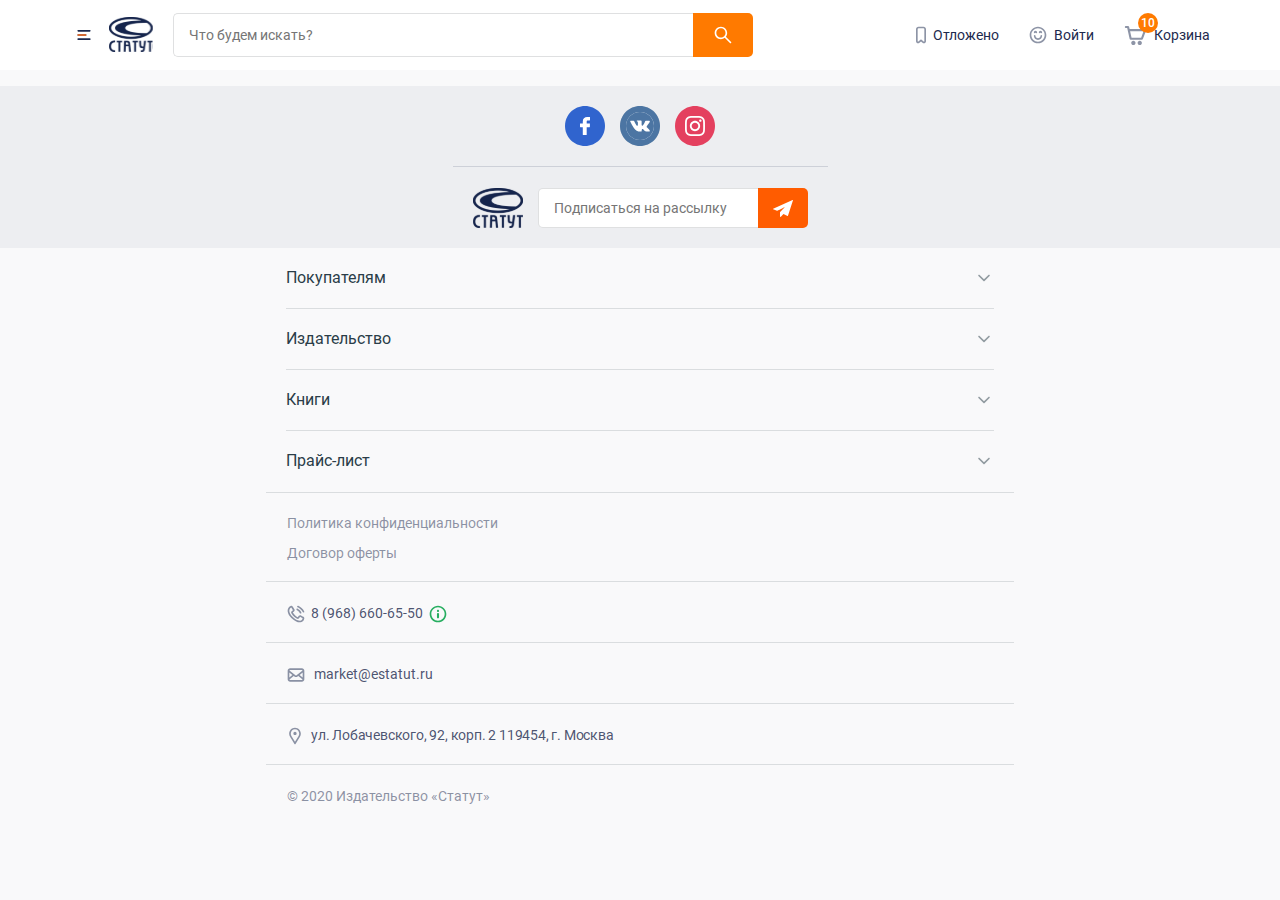
<file: pages/pages.html>
<!DOCTYPE html>
	<html>

	<head>
		<!--[if IE 6]>		<html id="section-reco_main" class="nojs ie6 ieb7 ieb8 ieb9 ieb10 split1 nosplit5 platform-PC platform-notouch"><![endif]-->
		<!--[if IE 7]>		<html id="section-reco_main" class="nojs iea6 ie7 ieb8 ieb9 ieb10 split1 nosplit5 platform-PC platform-notouch"><![endif]-->
		<!--[if IE 8]>		<html id="section-reco_main" class="nojs iea6 iea7 ie8 ieb9 ieb10 split1 nosplit5 platform-PC platform-notouch"><![endif]-->
		<!--[if IE 9]>		<html id="section-reco_main" class="nojs iea6 iea7 iea8 ie9 ieb10 split1 nosplit5 platform-PC platform-notouch"><![endif]-->
		<meta name="viewport" content="width=device-width">
		<meta name="MobileOptimized" content="320" />
		<meta name="HandheldFriendly" content="true" />
		<meta charset="utf-8">
		<meta name="viewport min-width=320px" content="min-width=320, initial-scale=1.0" />
		<link rel="stylesheet" type="text/css" href="./style.css">
		<!--[if lt IE 9]>
		<script src="//cdnjs.cloudflare.com/ajax/libs/html5shiv/r29/html5.min.js"></script>
	<![endif]-->
		<title>index</title>
	</head>

	<body>
		<header>
			<div class="header__line"></div>
			<div class="header container">
				<section class="header__block__top">
					<div class="header__navigation">
						<ul class="header__navigation-list">
							<li>
								<a href="#" class="header__link">
							<svg width="12" height="18" viewBox="0 0 12 18" fill="none" xmlns="http://www.w3.org/2000/svg">
<path fill-rule="evenodd" clip-rule="evenodd" d="M9.58435 8.87971L5.99996 14.7921L2.41557 8.87971C0.677036 6.01205 2.69699 2.30942 5.99996 2.30942C9.30293 2.30942 11.3229 6.01205 9.58435 8.87971ZM1.04793 9.74421C-1.35394 5.78238 1.43673 0.666992 5.99996 0.666992C10.5632 0.666992 13.3539 5.78238 10.952 9.74421L6.53553 17.029C6.28928 17.4352 5.71064 17.4352 5.46439 17.029L1.04793 9.74421ZM6.00012 4.77305C5.11178 4.77305 4.39164 5.50839 4.39164 6.41547C4.39164 7.32256 5.11178 8.0579 6.00012 8.0579C6.88846 8.0579 7.6086 7.32256 7.6086 6.41547C7.6086 5.50839 6.88846 4.77305 6.00012 4.77305Z" fill="#1C294D" fill-opacity="0.5"/>
</svg>
Москва
						</a>
							</li>
							<li>
								<a href="#" class="header__link">
							<svg width="18" height="18" viewBox="0 0 18 18" fill="none" xmlns="http://www.w3.org/2000/svg">
<path fill-rule="evenodd" clip-rule="evenodd" d="M12.8214 0.666992H5.17847C4.51543 0.666992 3.87954 0.930384 3.4107 1.39923L1.39886 3.41107C0.930019 3.87991 0.666626 4.51579 0.666626 5.17884V6.50033V14.8337C0.666626 16.2144 1.78591 17.3337 3.16663 17.3337H14.8333C16.214 17.3337 17.3333 16.2144 17.3333 14.8337V6.50033V5.17884C17.3333 4.5158 17.0699 3.87991 16.6011 3.41107L14.5892 1.39923C14.1204 0.930385 13.4845 0.666992 12.8214 0.666992ZM14.8333 4.00033L13.4107 2.57774C13.2544 2.42146 13.0425 2.33366 12.8214 2.33366H5.17847C4.95746 2.33366 4.7455 2.42146 4.58922 2.57774L3.16663 4.00033H14.8333ZM2.33329 6.50033V14.8337C2.33329 15.2939 2.70639 15.667 3.16663 15.667H14.8333C15.2935 15.667 15.6666 15.2939 15.6666 14.8337V6.50033C15.6666 6.04009 15.2935 5.66699 14.8333 5.66699H3.16663C2.70639 5.66699 2.33329 6.04009 2.33329 6.50033ZM3.99996 13.167C3.99996 12.7068 4.37306 12.3337 4.83329 12.3337H6.49996C6.9602 12.3337 7.33329 12.7068 7.33329 13.167C7.33329 13.6272 6.9602 14.0003 6.49996 14.0003H4.83329C4.37306 14.0003 3.99996 13.6272 3.99996 13.167ZM4.83329 9.83366C4.37306 9.83366 3.99996 10.2068 3.99996 10.667C3.99996 11.1272 4.37306 11.5003 4.83329 11.5003H8.16663C8.62686 11.5003 8.99996 11.1272 8.99996 10.667C8.99996 10.2068 8.62686 9.83366 8.16663 9.83366H4.83329Z" fill="#1C294D" fill-opacity="0.5"/>
</svg>
Доставка и оплата
						</a>
							</li>
							<li>
								<a href="#" class="header__link">
							<svg width="18" height="18" viewBox="0 0 18 18" fill="none" xmlns="http://www.w3.org/2000/svg">
<path fill-rule="evenodd" clip-rule="evenodd" d="M1.49996 0.666992C1.03972 0.666992 0.666626 1.04009 0.666626 1.50033V16.5003C0.666626 16.9606 1.03972 17.3337 1.49996 17.3337H3.99996C4.4602 17.3337 4.83329 16.9606 4.83329 16.5003V4.83366H8.16663V6.50033H7.33329C6.41282 6.50033 5.66663 7.24652 5.66663 8.16699V13.167C5.66663 14.0875 6.41282 14.8337 7.33329 14.8337H15.6666C16.5871 14.8337 17.3333 14.0875 17.3333 13.167V8.16699C17.3333 7.24652 16.5871 6.50033 15.6666 6.50033H14.8333V4.83366H16.5C16.9602 4.83366 17.3333 4.46056 17.3333 4.00033V1.50033C17.3333 1.04009 16.9602 0.666992 16.5 0.666992H1.49996ZM14 3.16699H15.6666V2.33366H2.33329V15.667H3.16663V4.00033C3.16663 3.54009 3.53972 3.16699 3.99996 3.16699H8.99996H14ZM13.1666 4.83366V6.50033H9.83329V4.83366H13.1666ZM8.99996 13.167H14H15.6666V11.5003V9.83366V8.16699H14H8.99996H7.33329V9.83366V11.5003V13.167H8.99996Z" fill="#1C294D" fill-opacity="0.5"/>
</svg>
Адрес и часы работы
						</a>
							</li>
						</ul>
					</div>
					<div class="header__contact">
						<ul class="header__contact-list">
							<li>
								<a href="#" class="header__link">
							<svg width="18" height="14" viewBox="0 0 18 14" fill="none" xmlns="http://www.w3.org/2000/svg">
<path fill-rule="evenodd" clip-rule="evenodd" d="M3.16663 0.333008C1.78591 0.333008 0.666626 1.4523 0.666626 2.83301V11.1663C0.666626 12.5471 1.78591 13.6663 3.16663 13.6663H14.8333C16.214 13.6663 17.3333 12.5471 17.3333 11.1663V2.83301C17.3333 1.4523 16.214 0.333008 14.8333 0.333008H3.16663ZM2.40939 2.48462C2.5413 2.19837 2.83076 1.99967 3.16663 1.99967H14.8333C15.1692 1.99967 15.4586 2.19837 15.5905 2.48462L9.51158 7.2127C9.21065 7.44675 8.78927 7.44675 8.48834 7.2127L2.40939 2.48462ZM2.33329 4.53687V9.38714L5.3438 6.87838L2.33329 4.53687ZM2.40238 11.4991C2.53083 11.7937 2.82468 11.9997 3.16663 11.9997H14.8333C15.1752 11.9997 15.4691 11.7937 15.5975 11.4991L11.3095 7.92573L10.5348 8.52829C9.63204 9.23044 8.36789 9.23044 7.46511 8.52829L6.6904 7.92573L2.40238 11.4991ZM15.6666 9.38714V4.53687L12.6561 6.87838L15.6666 9.38714Z" fill="#1C294D" fill-opacity="0.5"/>
</svg>
market@estatut.ru
						</a>
							</li>
							<li>
								<a href="#" class="header__link">
							<svg width="18" height="18" viewBox="0 0 18 18" fill="none" xmlns="http://www.w3.org/2000/svg">
<path fill-rule="evenodd" clip-rule="evenodd" d="M4.24822 2.49769L4.24878 2.49839L4.24822 2.49769ZM4.28406 2.55396L5.9545 5.18607C5.75265 5.37559 5.53247 5.5633 5.29551 5.76533C5.09185 5.93896 4.87579 6.12316 4.64831 6.32816C4.08451 6.83626 3.97561 7.65343 4.3405 8.28938C6.27004 11.6523 8.9018 13.1825 10.0794 13.7319C10.7888 14.0629 11.5596 13.8017 11.9887 13.2608L13.1446 11.8037C13.1446 11.8037 13.1456 11.8029 13.1473 11.8026C13.1491 11.8023 13.1523 11.8026 13.1523 11.8026C13.1523 11.8026 13.1548 11.8031 13.1572 11.8046C13.8308 12.2163 14.7705 12.7758 15.6337 13.2494C15.4787 14.1763 15.1226 14.7163 14.7299 15.0463C14.3176 15.393 13.7844 15.5754 13.1897 15.6412C12.0023 15.7727 10.7968 15.416 10.5295 15.3291C10.2345 15.1797 8.61709 14.3366 6.88912 12.9704C5.10731 11.5616 3.32066 9.684 2.63734 7.53061C2.13796 5.95684 2.32626 4.8494 2.71877 4.0855C3.09821 3.34703 3.71224 2.84581 4.28406 2.55396ZM3.67978 0.996162C4.46698 0.626415 5.28098 1.01193 5.66013 1.60936L7.40765 4.36293C7.76094 4.91961 7.78516 5.73339 7.21082 6.29085C6.96467 6.52977 6.62221 6.82341 6.30354 7.09666C6.12861 7.24666 5.96085 7.39051 5.82012 7.51579C7.48078 10.3794 9.70098 11.7043 10.7108 12.1888L11.8349 10.7718C12.3656 10.1028 13.3105 9.94643 14.0301 10.3862C14.6958 10.7931 15.6161 11.3407 16.4501 11.798C17.0063 12.1029 17.4042 12.7387 17.2914 13.4564C17.089 14.7456 16.5601 15.6846 15.8065 16.3181C15.0655 16.9411 14.1827 17.2054 13.3741 17.295C11.7836 17.4711 10.2623 16.9942 9.9845 16.902C9.91416 16.8787 9.85579 16.8541 9.79305 16.8225C9.49481 16.6725 7.73724 15.765 5.85136 14.2738C3.9851 12.7982 1.8804 10.6637 1.04539 8.03229C0.432038 6.09937 0.613479 4.53211 1.23262 3.32714C1.8409 2.1433 2.82598 1.39719 3.67978 0.996162Z" fill="#1C294D" fill-opacity="0.5"/>
<path fill-rule="evenodd" clip-rule="evenodd" d="M11.2587 0.743003C10.8397 0.551375 10.3441 0.734563 10.1518 1.15217C9.95951 1.56977 10.1433 2.06365 10.5624 2.25528C12.5011 3.14183 14.72 4.8086 15.7339 7.10862C15.9194 7.52929 16.4119 7.72049 16.834 7.53568C17.2562 7.35087 17.448 6.86003 17.2626 6.43937C16.024 3.62988 13.4061 1.72497 11.2587 0.743003ZM10.6407 3.69451C10.2283 3.48903 9.72682 3.65561 9.52063 4.06657C9.31443 4.47754 9.48158 4.97726 9.89397 5.18274C10.6784 5.57363 11.2214 5.94198 11.6597 6.37882C12.0981 6.81566 12.4677 7.3567 12.8599 8.13847C13.0661 8.54943 13.5676 8.71601 13.98 8.51053C14.3924 8.30505 14.5595 7.80532 14.3533 7.39435C13.9107 6.51223 13.4455 5.80536 12.8403 5.20227C12.2352 4.59918 11.5258 4.13558 10.6407 3.69451Z" fill="#1C294D" fill-opacity="0.5"/>
</svg>
							<span>8 (968) 660-65-50</span>
							<svg width="18" height="18" viewBox="0 0 18 18" fill="none" xmlns="http://www.w3.org/2000/svg">
<path fill-rule="evenodd" clip-rule="evenodd" d="M9.00002 17.3337C4.39765 17.3337 0.666687 13.6027 0.666687 9.00033C0.666687 4.39795 4.39765 0.666992 9.00002 0.666992C13.6024 0.666992 17.3334 4.39795 17.3334 9.00033C17.3334 13.6027 13.6024 17.3337 9.00002 17.3337ZM9.00002 2.33366C5.31812 2.33366 2.33335 5.31843 2.33335 9.00033C2.33335 12.6822 5.31812 15.667 9.00002 15.667C12.6819 15.667 15.6667 12.6822 15.6667 9.00033C15.6667 5.31843 12.6819 2.33366 9.00002 2.33366ZM9.00002 7.95866C9.57532 7.95866 10.0417 8.42503 10.0417 9.00033V12.3337C10.0417 12.909 9.57532 13.3753 9.00002 13.3753C8.42472 13.3753 7.95835 12.909 7.95835 12.3337V9.00033C7.95835 8.42503 8.42472 7.95866 9.00002 7.95866ZM9.00002 4.83366C8.42472 4.83366 7.95835 5.30003 7.95835 5.87533C7.95835 6.45062 8.42472 6.91699 9.00002 6.91699C9.57532 6.91699 10.0417 6.45062 10.0417 5.87533C10.0417 5.30003 9.57532 4.83366 9.00002 4.83366Z" fill="#27AE60"/>
</svg>
						</a>
							</li>
						</ul>
					</div>
				</section>
				<section class="header__block__bottom">
					<div class="header__block-content">
						<div class="header__block-search">
							<a class="header__burger none">
						<svg width="20" height="20" viewBox="0 0 20 20" fill="none" xmlns="http://www.w3.org/2000/svg">
<path fill-rule="evenodd" clip-rule="evenodd" d="M3.33334 5.83333C3.33334 5.3731 3.70644 5 4.16668 5H15.8333C16.2936 5 16.6667 5.3731 16.6667 5.83333C16.6667 6.29357 16.2936 6.66667 15.8333 6.66667H4.16668C3.70644 6.66667 3.33334 6.29357 3.33334 5.83333ZM3.33334 10C3.33334 9.53976 3.70644 9.16667 4.16668 9.16667H11.6667C12.1269 9.16667 12.5 9.53976 12.5 10C12.5 10.4602 12.1269 10.8333 11.6667 10.8333H4.16668C3.70644 10.8333 3.33334 10.4602 3.33334 10ZM4.16668 13.3333C3.70644 13.3333 3.33334 13.7064 3.33334 14.1667C3.33334 14.6269 3.70644 15 4.16668 15H15.8333C16.2936 15 16.6667 14.6269 16.6667 14.1667C16.6667 13.7064 16.2936 13.3333 15.8333 13.3333H4.16668Z" fill="#1C294D"/>
<path fill-rule="evenodd" clip-rule="evenodd" d="M3.33398 10.0003C3.33398 9.54009 3.70708 9.16699 4.16732 9.16699H11.6673C12.1276 9.16699 12.5007 9.54009 12.5007 10.0003C12.5007 10.4606 12.1276 10.8337 11.6673 10.8337H4.16732C3.70708 10.8337 3.33398 10.4606 3.33398 10.0003Z" fill="#FC6E1D"/>
</svg>
					</a>
							<div class="header__logo">
								<svg width="50" height="40" viewBox="0 0 50 40" fill="none" xmlns="http://www.w3.org/2000/svg" xmlns:xlink="http://www.w3.org/1999/xlink">
									<rect width="50" height="40" fill="url(#pattern0)" />
									<defs>
										<pattern id="pattern0" patternContentUnits="objectBoundingBox" width="1" height="1">
											<use xlink:href="#image0" transform="translate(0 -0.00163983) scale(0.000596303 0.000745379)" />
										</pattern>
										<image id="image0" width="1677" height="1346" xlink:href="[data-uri]" />
									</defs>
								</svg>
							</div>
							<input type="search" class="header__input" placeholder="Что будем искать?">
							<button class="header__button">
								<svg width="18" height="18" viewBox="0 0 18 18" fill="none" xmlns="http://www.w3.org/2000/svg">
									<path fill-rule="evenodd" clip-rule="evenodd" d="M0.66666 6.91699C0.66666 10.3688 3.46488 13.167 6.91666 13.167C8.35969 13.167 9.6885 12.6779 10.7464 11.8566C10.7862 11.9409 10.841 12.0199 10.9107 12.0896L15.9107 17.0896C16.2362 17.415 16.7638 17.415 17.0893 17.0896C17.4147 16.7641 17.4147 16.2365 17.0893 15.9111L12.0893 10.9111C12.0195 10.8414 11.9405 10.7866 11.8562 10.7467C12.6776 9.68883 13.1667 8.36002 13.1667 6.91699C13.1667 3.46521 10.3684 0.666992 6.91666 0.666992C3.46488 0.666992 0.66666 3.46521 0.66666 6.91699ZM2.33333 6.91699C2.33333 4.38569 4.38536 2.33366 6.91666 2.33366C9.44797 2.33366 11.5 4.38569 11.5 6.91699C11.5 9.4483 9.44797 11.5003 6.91666 11.5003C4.38536 11.5003 2.33333 9.4483 2.33333 6.91699Z" fill="#1C294D" fill-opacity="0.5" />
								</svg>
								<svg width="18" height="18" viewBox="0 0 18 18" fill="none" xmlns="http://www.w3.org/2000/svg">
									<path fill-rule="evenodd" clip-rule="evenodd" d="M0.666706 6.91699C0.666706 10.3688 3.46493 13.167 6.91671 13.167C8.35974 13.167 9.68855 12.6779 10.7464 11.8566C10.7863 11.9409 10.8411 12.0199 10.9108 12.0896L15.9108 17.0896C16.2362 17.415 16.7639 17.415 17.0893 17.0896C17.4147 16.7641 17.4147 16.2365 17.0893 15.9111L12.0893 10.9111C12.0196 10.8414 11.9406 10.7866 11.8563 10.7467C12.6777 9.68883 13.1667 8.36002 13.1667 6.91699C13.1667 3.46521 10.3685 0.666992 6.91671 0.666992C3.46493 0.666992 0.666706 3.46521 0.666706 6.91699ZM2.33337 6.91699C2.33337 4.38569 4.3854 2.33366 6.91671 2.33366C9.44801 2.33366 11.5 4.38569 11.5 6.91699C11.5 9.4483 9.44801 11.5003 6.91671 11.5003C4.3854 11.5003 2.33337 9.4483 2.33337 6.91699Z" fill="white" />
								</svg>
								<span>Искать</span>
							</button>
							<div class="header__basket-mobile">
								<a href="#"><svg width="18" height="16" viewBox="0 0 18 16" fill="none" xmlns="http://www.w3.org/2000/svg">
<path fill-rule="evenodd" clip-rule="evenodd" d="M1.50002 0.5C1.03978 0.5 0.666687 0.873096 0.666687 1.33333C0.666687 1.79357 1.03978 2.16667 1.50002 2.16667V1.33333L1.50003 2.16667H1.50006H1.5002H1.5003H1.50042H1.50056H1.50073H1.50161H1.50283H1.50357H1.50397H1.5044H1.5063H1.50854H1.50915H1.50978H1.51111H1.54315H1.66278H2.07294H2.5015L4.43741 10.6847C4.53722 11.1239 4.96695 11.4025 5.40589 11.3186C5.45662 11.3283 5.50898 11.3333 5.56252 11.3333H14C14.3474 11.3333 14.6583 11.1179 14.7803 10.7926L17.2803 4.12594C17.3763 3.87002 17.3406 3.58332 17.185 3.35867C17.0293 3.13403 16.7733 3 16.5 3H4.40006L3.9793 1.14865C3.89307 0.769242 3.55577 0.5 3.16669 0.5H2.07294H1.66278H1.54315H1.53806H1.53328H1.53213H1.531H1.5288H1.52463H1.51723H1.51639H1.51558H1.51478H1.51401H1.51325H1.51252H1.51111H1.5063H1.5044H1.50397H1.50357H1.50283H1.50073H1.50042H1.5003H1.5002H1.50006H1.50003L1.50002 1.33333V0.5ZM4.77885 4.66667L5.91521 9.66667H13.4225L15.2975 4.66667H4.77885ZM7.33335 12.1667C6.41288 12.1667 5.66669 12.9129 5.66669 13.8333C5.66669 14.7538 6.41288 15.5 7.33335 15.5C8.25383 15.5 9.00002 14.7538 9.00002 13.8333C9.00002 12.9129 8.25383 12.1667 7.33335 12.1667ZM10.6667 13.8333C10.6667 12.9129 11.4129 12.1667 12.3334 12.1667C13.2538 12.1667 14 12.9129 14 13.8333C14 14.7538 13.2538 15.5 12.3334 15.5C11.4129 15.5 10.6667 14.7538 10.6667 13.8333Z" fill="#1C294D" fill-opacity="0.5"/>
</svg>
</a>
							</div>
						</div>
						<div class="header__user-content">
							<ul class="header__user-list">
								<li>
									<a href="#" class="header__user-link">
								<svg width="10" height="18" viewBox="0 0 10 18" fill="none" xmlns="http://www.w3.org/2000/svg">
<path fill-rule="evenodd" clip-rule="evenodd" d="M1.66667 3.1818C1.66667 2.71884 2.03976 2.34353 2.5 2.34353H7.5C7.96024 2.34353 8.33333 2.71884 8.33333 3.1818V15.2339C8.33333 15.5967 7.90607 15.7882 7.63793 15.5454L5.55747 13.6619C5.24055 13.375 4.75945 13.375 4.44253 13.6619L2.36207 15.5454C2.09393 15.7882 1.66667 15.5967 1.66667 15.2339V3.1818ZM2.5 0.666992H7.5C8.88071 0.666992 10 1.79291 10 3.1818V15.2339C10 17.0482 7.86366 18.0053 6.52299 16.7916L5 15.4128L3.47701 16.7916C2.13633 18.0053 0 17.0482 0 15.2339V3.1818C0 1.79291 1.11929 0.666992 2.5 0.666992Z" fill="#1C294D" fill-opacity="0.5"/>
</svg>
Отложено
							</a>
								</li>
								<li>
									<a href="#" class="header__user-link">
								<svg width="18" height="18" viewBox="0 0 18 18" fill="none" xmlns="http://www.w3.org/2000/svg">
<path fill-rule="evenodd" clip-rule="evenodd" d="M0.666626 9.00033C0.666626 13.6027 4.39759 17.3337 8.99996 17.3337C13.6023 17.3337 17.3333 13.6027 17.3333 9.00033C17.3333 4.39795 13.6023 0.666992 8.99996 0.666992C4.39759 0.666992 0.666626 4.39795 0.666626 9.00033ZM2.33329 9.00033C2.33329 5.31843 5.31806 2.33366 8.99996 2.33366C12.6819 2.33366 15.6666 5.31843 15.6666 9.00033C15.6666 12.6822 12.6819 15.667 8.99996 15.667C5.31806 15.667 2.33329 12.6822 2.33329 9.00033ZM6.49996 9.83366C6.49996 9.37342 6.12686 9.00033 5.66663 9.00033C5.20639 9.00033 4.83329 9.37342 4.83329 9.83366C4.83329 12.1348 6.69877 14.0003 8.99996 14.0003C11.3011 14.0003 13.1666 12.1348 13.1666 9.83366C13.1666 9.37342 12.7935 9.00033 12.3333 9.00033C11.8731 9.00033 11.5 9.37342 11.5 9.83366C11.5 11.2144 10.3807 12.3337 8.99996 12.3337C7.61925 12.3337 6.49996 11.2144 6.49996 9.83366ZM5.66663 7.33366C6.12686 7.33366 6.49996 6.96056 6.49996 6.50033C6.49996 6.96056 6.87306 7.33366 7.33329 7.33366C7.79353 7.33366 8.16663 6.96056 8.16663 6.50033C8.16663 5.57985 7.42043 4.83366 6.49996 4.83366C5.57948 4.83366 4.83329 5.57985 4.83329 6.50033C4.83329 6.96056 5.20639 7.33366 5.66663 7.33366ZM11.5 6.50033C11.5 6.96056 11.1269 7.33366 10.6666 7.33366C10.2064 7.33366 9.83329 6.96056 9.83329 6.50033C9.83329 5.57985 10.5795 4.83366 11.5 4.83366C12.4204 4.83366 13.1666 5.57985 13.1666 6.50033C13.1666 6.96056 12.7935 7.33366 12.3333 7.33366C11.8731 7.33366 11.5 6.96056 11.5 6.50033Z" fill="#1C294D" fill-opacity="0.5"/>
</svg>
Войти
							</a>
								</li>
								<li>
									<a href="#" class="header__user-link">
								<sapn class="header__basket">
									<svg width="18" height="16" viewBox="0 0 18 16" fill="none" xmlns="http://www.w3.org/2000/svg">
<path fill-rule="evenodd" clip-rule="evenodd" d="M1.50002 0.5C1.03978 0.5 0.666687 0.873096 0.666687 1.33333C0.666687 1.79357 1.03978 2.16667 1.50002 2.16667V1.33333L1.50003 2.16667H1.50006H1.5002H1.5003H1.50042H1.50056H1.50073H1.50161H1.50283H1.50357H1.50397H1.5044H1.5063H1.50854H1.50915H1.50978H1.51111H1.54315H1.66278H2.07294H2.5015L4.43741 10.6847C4.53722 11.1239 4.96695 11.4025 5.40589 11.3186C5.45662 11.3283 5.50898 11.3333 5.56252 11.3333H14C14.3474 11.3333 14.6583 11.1179 14.7803 10.7926L17.2803 4.12594C17.3763 3.87002 17.3406 3.58332 17.185 3.35867C17.0293 3.13403 16.7733 3 16.5 3H4.40006L3.9793 1.14865C3.89307 0.769242 3.55577 0.5 3.16669 0.5H2.07294H1.66278H1.54315H1.53806H1.53328H1.53213H1.531H1.5288H1.52463H1.51723H1.51639H1.51558H1.51478H1.51401H1.51325H1.51252H1.51111H1.5063H1.5044H1.50397H1.50357H1.50283H1.50073H1.50042H1.5003H1.5002H1.50006H1.50003L1.50002 1.33333V0.5ZM4.77885 4.66667L5.91521 9.66667H13.4225L15.2975 4.66667H4.77885ZM7.33335 12.1667C6.41288 12.1667 5.66669 12.9129 5.66669 13.8333C5.66669 14.7538 6.41288 15.5 7.33335 15.5C8.25383 15.5 9.00002 14.7538 9.00002 13.8333C9.00002 12.9129 8.25383 12.1667 7.33335 12.1667ZM10.6667 13.8333C10.6667 12.9129 11.4129 12.1667 12.3334 12.1667C13.2538 12.1667 14 12.9129 14 13.8333C14 14.7538 13.2538 15.5 12.3334 15.5C11.4129 15.5 10.6667 14.7538 10.6667 13.8333Z" fill="#1C294D" fill-opacity="0.5"/>
</svg>
								</sapn>Корзина
							</a>
								</li>
							</ul>
						</div>
					</div>
					<nav class="header__menu">
						<div class="header__burger"><svg width="20" height="20" viewBox="0 0 20 20" fill="none" xmlns="http://www.w3.org/2000/svg">
								<path fill-rule="evenodd" clip-rule="evenodd" d="M3.33334 5.83333C3.33334 5.3731 3.70644 5 4.16668 5H15.8333C16.2936 5 16.6667 5.3731 16.6667 5.83333C16.6667 6.29357 16.2936 6.66667 15.8333 6.66667H4.16668C3.70644 6.66667 3.33334 6.29357 3.33334 5.83333ZM3.33334 10C3.33334 9.53976 3.70644 9.16667 4.16668 9.16667H11.6667C12.1269 9.16667 12.5 9.53976 12.5 10C12.5 10.4602 12.1269 10.8333 11.6667 10.8333H4.16668C3.70644 10.8333 3.33334 10.4602 3.33334 10ZM4.16668 13.3333C3.70644 13.3333 3.33334 13.7064 3.33334 14.1667C3.33334 14.6269 3.70644 15 4.16668 15H15.8333C16.2936 15 16.6667 14.6269 16.6667 14.1667C16.6667 13.7064 16.2936 13.3333 15.8333 13.3333H4.16668Z" fill="#1C294D" />
								<path fill-rule="evenodd" clip-rule="evenodd" d="M3.33398 10.0003C3.33398 9.54009 3.70708 9.16699 4.16732 9.16699H11.6673C12.1276 9.16699 12.5007 9.54009 12.5007 10.0003C12.5007 10.4606 12.1276 10.8337 11.6673 10.8337H4.16732C3.70708 10.8337 3.33398 10.4606 3.33398 10.0003Z" fill="#FC6E1D" />
							</svg>
						</div>
						<ul>
							<li><a href="#">Каталог</a></li>
							<li><a href="#">Авторы</a></li>
							<li><a href="#">Новинки</a></li>
							<li class="header__menu-sale">
								<a href="#"><svg width="18" height="18" viewBox="0 0 18 18" fill="none" xmlns="http://www.w3.org/2000/svg">
<path fill-rule="evenodd" clip-rule="evenodd" d="M0.918192 0.918552C1.25361 0.583139 1.79744 0.583139 2.13286 0.918552L5.06389 3.8495C5.30837 3.73771 5.57322 3.66299 5.85107 3.63217L8.70855 3.31517C9.48639 3.22888 10.2613 3.50076 10.8147 4.05414L16.5786 9.81791C17.5849 10.8242 17.5849 12.4556 16.5786 13.4618L13.4614 16.579C12.4551 17.5852 10.8236 17.5852 9.81736 16.579L3.82788 10.5896C3.22584 9.98762 2.96006 9.12708 3.11777 8.29042L3.60307 5.71583C3.64788 5.47813 3.72471 5.25263 3.82881 5.04374L0.918192 2.13319C0.58277 1.79778 0.58277 1.25397 0.918192 0.918552ZM6.03955 7.25442L5.21628 6.43117L4.80585 8.6086C4.75328 8.88748 4.84187 9.17434 5.04255 9.37501L11.032 15.3643C11.3675 15.6998 11.9113 15.6998 12.2467 15.3643L15.3639 12.2472C15.6993 11.9118 15.6993 11.368 15.3639 11.0326L9.6 5.26878C9.41554 5.08432 9.15724 4.99369 8.89796 5.02245L6.50261 5.28819L7.2744 6.05996C7.88948 5.88505 8.57852 6.03973 9.06279 6.52398C9.77433 7.2355 9.77433 8.3891 9.06279 9.10062C8.35125 9.81214 7.19762 9.81214 6.48608 9.10062C5.98657 8.60112 5.83773 7.88376 6.03955 7.25442Z" fill="#FF283D"/>
</svg>
Скидки</a>
							</li>
							<li><a href="#">Партнёрам</a></li>
							<li><a href="#">Мы</a></li>
						</ul>
					</nav>
				</section>
			</div>
		</header>
		<ol>
		</ol>


		<footer>
			<div class="footer__link-conteiner">
				<div class="footer__social-network">
					<div class="footer__links">
						<div class="footer__img-links">
							<svg width="40" height="40" viewBox="0 0 40 40" fill="none" xmlns="http://www.w3.org/2000/svg">
								<path fill-rule="evenodd" clip-rule="evenodd" d="M20 40C31.0457 40 40 31.0457 40 20C40 8.9543 31.0457 0 20 0C8.9543 0 0 8.9543 0 20C0 31.0457 8.9543 40 20 40Z" fill="#3064CE" />
								<path d="M24.6234 11.0037L22.2249 11C19.5302 11 17.7888 12.7387 17.7888 15.4298V17.4723H15.3771C15.1688 17.4723 15 17.6367 15 17.8395V20.7988C15 21.0016 15.1689 21.1658 15.3771 21.1658H17.7888V28.633C17.7888 28.8358 17.9575 29 18.1659 29H21.3124C21.5208 29 21.6896 28.8356 21.6896 28.633V21.1658H24.5093C24.7177 21.1658 24.8865 21.0016 24.8865 20.7988L24.8876 17.8395C24.8876 17.7421 24.8478 17.6489 24.7772 17.5799C24.7066 17.511 24.6103 17.4723 24.5103 17.4723H21.6896V15.7409C21.6896 14.9087 21.8933 14.4862 23.0073 14.4862L24.623 14.4857C24.8312 14.4857 25 14.3212 25 14.1186V11.3708C25 11.1683 24.8314 11.0041 24.6234 11.0037Z" fill="white" />
							</svg>
						</div>
						<div class="footer__img-links">
							<svg width="40" height="40" viewBox="0 0 40 40" fill="none" xmlns="http://www.w3.org/2000/svg">
								<path d="M39.5 20C39.5 30.7696 30.7696 39.5 20 39.5C9.23045 39.5 0.5 30.7696 0.5 20C0.5 9.23045 9.23045 0.5 20 0.5C30.7696 0.5 39.5 9.23045 39.5 20Z" stroke="#282F36" stroke-opacity="0.15" />
								<path fill-rule="evenodd" clip-rule="evenodd" d="M19.9969 10.0059C17.2819 10.0059 16.9414 10.0174 15.8752 10.066C14.8111 10.1145 14.0844 10.2836 13.4485 10.5307C12.7912 10.7861 12.2337 11.128 11.6779 11.6837C11.1221 12.2395 10.7803 12.797 10.5248 13.4544C10.2777 14.0903 10.1087 14.817 10.0602 15.881C10.0115 16.9473 10 17.2877 10 20.0027C10 22.7177 10.0115 23.0581 10.0602 24.1244C10.1087 25.1884 10.2777 25.9151 10.5248 26.551C10.7803 27.2084 11.1221 27.7659 11.6779 28.3217C12.2337 28.8774 12.7912 29.2193 13.4485 29.4747C14.0844 29.7219 14.8111 29.8909 15.8752 29.9394C16.9414 29.988 17.2819 29.9995 19.9969 29.9995C22.7118 29.9995 23.0523 29.988 24.1185 29.9394C25.1826 29.8909 25.9093 29.7219 26.5452 29.4747C27.2025 29.2193 27.76 28.8774 28.3158 28.3217C28.8716 27.7659 29.2134 27.2084 29.4689 26.551C29.716 25.9151 29.885 25.1884 29.9335 24.1244C29.9822 23.0581 29.9937 22.7177 29.9937 20.0027C29.9937 17.2877 29.9822 16.9473 29.9335 15.881C29.885 14.817 29.716 14.0903 29.4689 13.4544C29.2134 12.797 28.8716 12.2395 28.3158 11.6837C27.76 11.128 27.2025 10.7861 26.5452 10.5307C25.9093 10.2836 25.1826 10.1145 24.1185 10.066C23.0523 10.0174 22.7118 10.0059 19.9969 10.0059ZM19.9969 11.8071C22.6661 11.8071 22.9823 11.8173 24.0364 11.8654C25.0111 11.9098 25.5404 12.0727 25.8927 12.2096C26.3593 12.3909 26.6923 12.6076 27.0421 12.9574C27.392 13.3072 27.6086 13.6402 27.79 14.1069C27.9269 14.4591 28.0897 14.9884 28.1342 15.9631C28.1823 17.0172 28.1925 17.3334 28.1925 20.0027C28.1925 22.672 28.1823 22.9882 28.1342 24.0423C28.0897 25.017 27.9269 25.5463 27.79 25.8986C27.6086 26.3652 27.392 26.6982 27.0421 27.048C26.6923 27.3978 26.3593 27.6145 25.8927 27.7958C25.5404 27.9327 25.0111 28.0956 24.0364 28.14C22.9825 28.1881 22.6663 28.1983 19.9969 28.1983C17.3274 28.1983 17.0113 28.1881 15.9573 28.14C14.9826 28.0956 14.4533 27.9327 14.101 27.7958C13.6344 27.6145 13.3013 27.3978 12.9515 27.048C12.6017 26.6982 12.3851 26.3652 12.2037 25.8986C12.0668 25.5463 11.904 25.017 11.8595 24.0423C11.8114 22.9882 11.8012 22.672 11.8012 20.0027C11.8012 17.3334 11.8114 17.0172 11.8595 15.9631C11.904 14.9884 12.0668 14.4591 12.2037 14.1069C12.3851 13.6402 12.6017 13.3072 12.9515 12.9574C13.3013 12.6076 13.6344 12.3909 14.101 12.2096C14.4533 12.0727 14.9826 11.9098 15.9573 11.8654C17.0114 11.8173 17.3276 11.8071 19.9969 11.8071Z" fill="#282F36" fill-opacity="0.3" />
								<path fill-rule="evenodd" clip-rule="evenodd" d="M19.9969 23.3359C18.1565 23.3359 16.6646 21.844 16.6646 20.0036C16.6646 18.1633 18.1565 16.6713 19.9969 16.6713C21.8372 16.6713 23.3291 18.1633 23.3291 20.0036C23.3291 21.844 21.8372 23.3359 19.9969 23.3359ZM19.9969 14.8701C17.1617 14.8701 14.8633 17.1685 14.8633 20.0036C14.8633 22.8388 17.1617 25.1371 19.9969 25.1371C22.832 25.1371 25.1304 22.8388 25.1304 20.0036C25.1304 17.1685 22.832 14.8701 19.9969 14.8701Z" fill="#282F36" fill-opacity="0.3" />
								<path fill-rule="evenodd" clip-rule="evenodd" d="M26.5328 14.6664C26.5328 15.329 25.9957 15.866 25.3332 15.866C24.6707 15.866 24.1336 15.329 24.1336 14.6664C24.1336 14.0039 24.6707 13.4668 25.3332 13.4668C25.9957 13.4668 26.5328 14.0039 26.5328 14.6664Z" fill="#282F36" fill-opacity="0.3" />
								<path fill-rule="evenodd" clip-rule="evenodd" d="M20 40C31.0457 40 40 31.0457 40 20C40 8.9543 31.0457 0 20 0C8.9543 0 0 8.9543 0 20C0 31.0457 8.9543 40 20 40Z" fill="#4C75A3" />
								<path fill-rule="evenodd" clip-rule="evenodd" d="M20 34C27.732 34 34 27.732 34 20C34 12.268 27.732 6 20 6C12.268 6 6 12.268 6 20C6 27.732 12.268 34 20 34Z" fill="white" />
								<path d="M20 6C12.2683 6 6 12.268 6 20C6 27.732 12.2683 34 20 34C27.7317 34 34 27.732 34 20C34 12.268 27.7317 6 20 6ZM27.1015 21.5141C27.7541 22.1515 28.4444 22.7513 29.0302 23.4545C29.2897 23.7656 29.5343 24.0873 29.7205 24.4491C29.9863 24.965 29.7463 25.5307 29.2845 25.5613L26.4164 25.5608C25.6756 25.6221 25.0861 25.3233 24.5891 24.8169C24.1924 24.4133 23.8243 23.9822 23.4422 23.5648C23.2861 23.3935 23.1217 23.2322 22.9258 23.1054C22.5348 22.851 22.195 22.9289 21.971 23.3374C21.7427 23.753 21.6906 24.2136 21.6688 24.6762C21.6376 25.3525 21.4337 25.5292 20.7551 25.561C19.3051 25.6289 17.9293 25.4089 16.6506 24.6779C15.5226 24.0331 14.6495 23.1231 13.8887 22.0928C12.4072 20.0842 11.2726 17.8797 10.2531 15.6119C10.0237 15.1012 10.1916 14.8279 10.755 14.8174C11.6911 14.7993 12.6272 14.8016 13.5633 14.8165C13.9443 14.8225 14.1963 15.0405 14.3427 15.4C14.8486 16.6446 15.4687 17.8287 16.2459 18.927C16.453 19.2194 16.6643 19.511 16.9654 19.7176C17.2977 19.9456 17.5509 19.8702 17.7076 19.4993C17.8078 19.2635 17.8511 19.0115 17.8729 18.7588C17.9473 17.8935 17.9562 17.0284 17.8273 16.1665C17.7471 15.6271 17.4438 15.2788 16.9061 15.1768C16.6323 15.125 16.6724 15.0236 16.8056 14.8672C17.0367 14.5968 17.2533 14.4295 17.6861 14.4295L20.9267 14.4289C21.4374 14.5292 21.552 14.7583 21.6213 15.2728L21.6241 18.874C21.6181 19.0731 21.7241 19.6631 22.0816 19.7935C22.368 19.888 22.5571 19.6583 22.7284 19.477C23.5055 18.6523 24.0592 17.6789 24.555 16.6715C24.7739 16.2272 24.9627 15.7675 25.146 15.3069C25.2823 14.9663 25.4943 14.7987 25.8787 14.8045L28.9992 14.8082C29.0912 14.8082 29.1846 14.809 29.2757 14.8248C29.8016 14.9147 29.9457 15.141 29.783 15.6541C29.5269 16.4601 29.0293 17.1315 28.5429 17.8047C28.0216 18.5254 27.4656 19.2209 26.9494 19.9447C26.4751 20.6064 26.5126 20.9395 27.1015 21.5141Z" fill="#4C75A3" />
							</svg>
						</div>
						<div class="footer__img-links">
							<svg width="40" height="40" viewBox="0 0 40 40" fill="none" xmlns="http://www.w3.org/2000/svg">
								<path fill-rule="evenodd" clip-rule="evenodd" d="M20 40C31.0457 40 40 31.0457 40 20C40 8.9543 31.0457 0 20 0C8.9543 0 0 8.9543 0 20C0 31.0457 8.9543 40 20 40Z" fill="#E4405F" />
								<path fill-rule="evenodd" clip-rule="evenodd" d="M19.9969 10.0059C17.2819 10.0059 16.9414 10.0174 15.8752 10.066C14.8111 10.1145 14.0844 10.2836 13.4485 10.5307C12.7912 10.7861 12.2337 11.128 11.6779 11.6837C11.1221 12.2395 10.7803 12.797 10.5248 13.4544C10.2777 14.0903 10.1087 14.817 10.0602 15.881C10.0115 16.9473 10 17.2877 10 20.0027C10 22.7177 10.0115 23.0581 10.0602 24.1244C10.1087 25.1884 10.2777 25.9151 10.5248 26.551C10.7803 27.2084 11.1221 27.7659 11.6779 28.3217C12.2337 28.8774 12.7912 29.2193 13.4485 29.4747C14.0844 29.7219 14.8111 29.8909 15.8752 29.9394C16.9414 29.988 17.2819 29.9995 19.9969 29.9995C22.7118 29.9995 23.0523 29.988 24.1185 29.9394C25.1826 29.8909 25.9093 29.7219 26.5452 29.4747C27.2025 29.2193 27.76 28.8774 28.3158 28.3217C28.8716 27.7659 29.2134 27.2084 29.4689 26.551C29.716 25.9151 29.885 25.1884 29.9335 24.1244C29.9822 23.0581 29.9937 22.7177 29.9937 20.0027C29.9937 17.2877 29.9822 16.9473 29.9335 15.881C29.885 14.817 29.716 14.0903 29.4689 13.4544C29.2134 12.797 28.8716 12.2395 28.3158 11.6837C27.76 11.128 27.2025 10.7861 26.5452 10.5307C25.9093 10.2836 25.1826 10.1145 24.1185 10.066C23.0523 10.0174 22.7118 10.0059 19.9969 10.0059ZM19.9969 11.8071C22.6661 11.8071 22.9823 11.8173 24.0364 11.8654C25.0111 11.9098 25.5404 12.0727 25.8927 12.2096C26.3593 12.3909 26.6923 12.6076 27.0421 12.9574C27.392 13.3072 27.6086 13.6402 27.79 14.1069C27.9269 14.4591 28.0897 14.9884 28.1342 15.9631C28.1823 17.0172 28.1925 17.3334 28.1925 20.0027C28.1925 22.672 28.1823 22.9882 28.1342 24.0423C28.0897 25.017 27.9269 25.5463 27.79 25.8986C27.6086 26.3652 27.392 26.6982 27.0421 27.048C26.6923 27.3978 26.3593 27.6145 25.8927 27.7958C25.5404 27.9327 25.0111 28.0956 24.0364 28.14C22.9825 28.1881 22.6663 28.1983 19.9969 28.1983C17.3274 28.1983 17.0113 28.1881 15.9573 28.14C14.9826 28.0956 14.4533 27.9327 14.101 27.7958C13.6344 27.6145 13.3013 27.3978 12.9515 27.048C12.6017 26.6982 12.3851 26.3652 12.2037 25.8986C12.0668 25.5463 11.904 25.017 11.8595 24.0423C11.8114 22.9882 11.8012 22.672 11.8012 20.0027C11.8012 17.3334 11.8114 17.0172 11.8595 15.9631C11.904 14.9884 12.0668 14.4591 12.2037 14.1069C12.3851 13.6402 12.6017 13.3072 12.9515 12.9574C13.3013 12.6076 13.6344 12.3909 14.101 12.2096C14.4533 12.0727 14.9826 11.9098 15.9573 11.8654C17.0114 11.8173 17.3276 11.8071 19.9969 11.8071Z" fill="white" />
								<path fill-rule="evenodd" clip-rule="evenodd" d="M19.9969 23.3359C18.1565 23.3359 16.6646 21.844 16.6646 20.0036C16.6646 18.1633 18.1565 16.6713 19.9969 16.6713C21.8372 16.6713 23.3291 18.1633 23.3291 20.0036C23.3291 21.844 21.8372 23.3359 19.9969 23.3359ZM19.9969 14.8701C17.1617 14.8701 14.8633 17.1685 14.8633 20.0036C14.8633 22.8388 17.1617 25.1371 19.9969 25.1371C22.832 25.1371 25.1304 22.8388 25.1304 20.0036C25.1304 17.1685 22.832 14.8701 19.9969 14.8701Z" fill="white" />
								<path fill-rule="evenodd" clip-rule="evenodd" d="M26.5328 14.6664C26.5328 15.329 25.9957 15.866 25.3332 15.866C24.6707 15.866 24.1336 15.329 24.1336 14.6664C24.1336 14.0039 24.6707 13.4668 25.3332 13.4668C25.9957 13.4668 26.5328 14.0039 26.5328 14.6664Z" fill="white" />
							</svg>
						</div>
					</div>
					<div class="footer__mailings">
						<div class="footer__logo"><svg width="50" height="40" viewBox="0 0 50 40" fill="none" xmlns="http://www.w3.org/2000/svg" xmlns:xlink="http://www.w3.org/1999/xlink">
								<rect width="50" height="40" fill="url(#pattern0)" />
								<defs>
									<pattern id="pattern0" patternContentUnits="objectBoundingBox" width="1" height="1">
										<use xlink:href="#image0" transform="translate(0 -0.00163983) scale(0.000596303 0.000745379)" />
									</pattern>
									<image id="image0" width="1677" height="1346" xlink:href="[data-uri]" />
								</defs>
							</svg>
						</div>
						<div class="footer__email">
							<input type="email" class="footer__input" placeholder="Подписаться на рассылку">
							<button class="footer__btn">
								<svg width="20" height="17" viewBox="0 0 20 17" fill="none" xmlns="http://www.w3.org/2000/svg">
									<path d="M19.8982 0.0711096C19.8091 -0.00373122 19.6824 -0.0210947 19.5751 0.0266406L0.172992 8.66668C0.068538 8.71321 0.00127346 8.8131 1.78558e-05 8.92347C-0.00123775 9.03384 0.0638145 9.1351 0.167252 9.18375L4 10.8416C4.10069 10.889 12 6.89921 12 6.89921L7.13411 12.1238C7.04792 12.2164 7 12.3381 7 12.4646V16.5C7 16.9501 7.54822 17.171 7.8603 16.8467L10.49 14.1136L14.4912 16.0546C14.5694 16.0904 14.66 16.0919 14.7394 16.0588C14.8189 16.0256 14.8794 15.9611 14.9054 15.8819L19.9862 0.372364C20.0218 0.264057 19.9871 0.14595 19.8982 0.0711096Z" fill="white" />
								</svg>
							</button>
						</div>
					</div>
				</div>
			</div>
			<div class="container">
				<div class="footer__select">
					<ul class="footer__select-info">
						<li class="footer__info">
							<a href="#">
							<span>Покупателям</span>
							<svg width="12" height="8" viewBox="0 0 12 8" fill="none" xmlns="http://www.w3.org/2000/svg">
<path fill-rule="evenodd" clip-rule="evenodd" d="M0.412046 0.91107C0.0866095 1.23651 0.0866094 1.76414 0.412046 2.08958L5.41205 7.08958C5.73748 7.41502 6.26512 7.41502 6.59056 7.08958L11.5906 2.08958C11.916 1.76414 11.916 1.23651 11.5906 0.91107C11.2651 0.585633 10.7375 0.585633 10.412 0.91107L6.0013 5.32182L1.59056 0.91107C1.26512 0.585633 0.737483 0.585633 0.412046 0.91107Z" fill="#2A3D48" fill-opacity="0.5"/>
</svg>
						</a>

							<ul>
								<li><a href="#">Наша почта</a></li>
								<li><a href="#">Оплата и доставка</a></li>
								<li><a href="#">Вопросы и ответы</a></li>
							</ul>
						</li>
						<li class="footer__info">
							<a href="#">
							<span>Издательство</span>
							<svg width="12" height="8" viewBox="0 0 12 8" fill="none" xmlns="http://www.w3.org/2000/svg">
<path fill-rule="evenodd" clip-rule="evenodd" d="M0.412046 0.91107C0.0866095 1.23651 0.0866094 1.76414 0.412046 2.08958L5.41205 7.08958C5.73748 7.41502 6.26512 7.41502 6.59056 7.08958L11.5906 2.08958C11.916 1.76414 11.916 1.23651 11.5906 0.91107C11.2651 0.585633 10.7375 0.585633 10.412 0.91107L6.0013 5.32182L1.59056 0.91107C1.26512 0.585633 0.737483 0.585633 0.412046 0.91107Z" fill="#2A3D48" fill-opacity="0.5"/>
</svg>
						</a>
							<ul>
								<li><a href="#">О компании</a></li>
								<li><a href="#">Авторам</a></li>
								<li><a href="#">Вакансии</a></li>
								<li><a href="#">Контакты</a></li>
							</ul>
						</li>
						<li class="footer__info">
							<a href="#">
							<span>Книги</span>
							<svg width="12" height="8" viewBox="0 0 12 8" fill="none" xmlns="http://www.w3.org/2000/svg">
<path fill-rule="evenodd" clip-rule="evenodd" d="M0.412046 0.91107C0.0866095 1.23651 0.0866094 1.76414 0.412046 2.08958L5.41205 7.08958C5.73748 7.41502 6.26512 7.41502 6.59056 7.08958L11.5906 2.08958C11.916 1.76414 11.916 1.23651 11.5906 0.91107C11.2651 0.585633 10.7375 0.585633 10.412 0.91107L6.0013 5.32182L1.59056 0.91107C1.26512 0.585633 0.737483 0.585633 0.412046 0.91107Z" fill="#2A3D48" fill-opacity="0.5"/>
</svg>
						</a>
							<ul>
								<li><a href="#">Все категории</a></li>
								<li><a href="#">Бестселлеры</a></li>
								<li><a href="#">Новинки</a></li>
								<li><a href="#">Скидки и акции</a></li>
							</ul>
						</li>
						<li class="footer__info">
							<a href="#">
							<span>Прайс-лист</span>
							<svg width="12" height="8" viewBox="0 0 12 8" fill="none" xmlns="http://www.w3.org/2000/svg">
<path fill-rule="evenodd" clip-rule="evenodd" d="M0.412046 0.91107C0.0866095 1.23651 0.0866094 1.76414 0.412046 2.08958L5.41205 7.08958C5.73748 7.41502 6.26512 7.41502 6.59056 7.08958L11.5906 2.08958C11.916 1.76414 11.916 1.23651 11.5906 0.91107C11.2651 0.585633 10.7375 0.585633 10.412 0.91107L6.0013 5.32182L1.59056 0.91107C1.26512 0.585633 0.737483 0.585633 0.412046 0.91107Z" fill="#2A3D48" fill-opacity="0.5"/>
</svg>
						</a>
							<ul>
								<li class="footer__price-list">
									<a href="#"><svg width="30" height="30" viewBox="0 0 30 30" fill="none" xmlns="http://www.w3.org/2000/svg">
<path fill-rule="evenodd" clip-rule="evenodd" d="M16.7976 0C17.3302 0 17.8407 0.212418 18.2162 0.590173L26.4186 8.84355C26.791 9.21826 27 9.72509 27 10.2534V25.7143C27 28.08 25.0919 30 22.7407 30H8.25926C5.90815 30 4 28.0822 4 25.7143V4.28571C4 1.92 5.90815 0 8.25926 0H16.7976ZM23 28C24.1046 28 25 27.1046 25 26V12.0727C25 10.9401 24.0605 10.0336 22.9286 10.074L19.0714 10.2117C17.9395 10.2522 17 9.34557 17 8.21301V4C17 2.89543 16.1046 2 15 2H8C6.89543 2 6 2.89543 6 4V26C6 27.1046 6.89543 28 8 28H23Z" fill="#282F36" fill-opacity="0.3"/>
</svg>
</a>
									<div>
										<a href="#">Скачать прайс-лист</a>
										<a href="#">PDF, 12 Mb </a>
									</div>
								</li>
							</ul>
						</li>
					</ul>
					<ul class="footer__grey-text">
						<li><a href="#">Политика конфиденциальности</a></li>
						<li><a href="#">Договор оферты</a></li>
					</ul>
					</ul>
					<ul class="footer__select-contact">
						<li>Телефон и Email</li>
						<li class="footer__telephone">
							<a href="#">
							<svg width="18" height="18" viewBox="0 0 18 18" fill="none" xmlns="http://www.w3.org/2000/svg">
<path fill-rule="evenodd" clip-rule="evenodd" d="M4.24822 2.49769L4.24878 2.49839L4.24822 2.49769ZM4.28406 2.55396L5.9545 5.18607C5.75265 5.37559 5.53247 5.5633 5.29551 5.76533C5.09185 5.93896 4.87579 6.12316 4.64831 6.32816C4.08451 6.83626 3.97561 7.65343 4.3405 8.28938C6.27004 11.6523 8.9018 13.1825 10.0794 13.7319C10.7888 14.0629 11.5596 13.8017 11.9887 13.2608L13.1446 11.8037C13.1446 11.8037 13.1456 11.8029 13.1473 11.8026C13.1491 11.8023 13.1523 11.8026 13.1523 11.8026C13.1523 11.8026 13.1548 11.8031 13.1572 11.8046C13.8308 12.2163 14.7705 12.7758 15.6337 13.2494C15.4787 14.1763 15.1226 14.7163 14.7299 15.0463C14.3176 15.393 13.7844 15.5754 13.1897 15.6412C12.0023 15.7727 10.7968 15.416 10.5295 15.3291C10.2345 15.1797 8.61709 14.3366 6.88912 12.9704C5.10731 11.5616 3.32066 9.684 2.63734 7.53061C2.13796 5.95684 2.32626 4.8494 2.71877 4.0855C3.09821 3.34703 3.71224 2.84581 4.28406 2.55396ZM3.67978 0.996162C4.46698 0.626415 5.28098 1.01193 5.66013 1.60936L7.40765 4.36293C7.76094 4.91961 7.78516 5.73339 7.21082 6.29085C6.96467 6.52977 6.62221 6.82341 6.30354 7.09666C6.12861 7.24666 5.96085 7.39051 5.82012 7.51579C7.48078 10.3794 9.70098 11.7043 10.7108 12.1888L11.8349 10.7718C12.3656 10.1028 13.3105 9.94643 14.0301 10.3862C14.6958 10.7931 15.6161 11.3407 16.4501 11.798C17.0063 12.1029 17.4042 12.7387 17.2914 13.4564C17.089 14.7456 16.5601 15.6846 15.8065 16.3181C15.0655 16.9411 14.1827 17.2054 13.3741 17.295C11.7836 17.4711 10.2623 16.9942 9.9845 16.902C9.91416 16.8787 9.85579 16.8541 9.79305 16.8225C9.49481 16.6725 7.73724 15.765 5.85136 14.2738C3.9851 12.7982 1.8804 10.6637 1.04539 8.03229C0.432038 6.09937 0.613479 4.53211 1.23262 3.32714C1.8409 2.1433 2.82598 1.39719 3.67978 0.996162Z" fill="#1C294D" fill-opacity="0.5"/>
<path fill-rule="evenodd" clip-rule="evenodd" d="M11.2587 0.743003C10.8397 0.551375 10.3441 0.734563 10.1518 1.15217C9.95951 1.56977 10.1433 2.06365 10.5624 2.25528C12.5011 3.14183 14.72 4.8086 15.7339 7.10862C15.9194 7.52929 16.4119 7.72049 16.834 7.53568C17.2562 7.35087 17.448 6.86003 17.2626 6.43937C16.024 3.62988 13.4061 1.72497 11.2587 0.743003ZM10.6407 3.69451C10.2283 3.48903 9.72682 3.65561 9.52063 4.06657C9.31443 4.47754 9.48158 4.97726 9.89397 5.18274C10.6784 5.57363 11.2214 5.94198 11.6597 6.37882C12.0981 6.81566 12.4677 7.3567 12.8599 8.13847C13.0661 8.54943 13.5676 8.71601 13.98 8.51053C14.3924 8.30505 14.5595 7.80532 14.3533 7.39435C13.9107 6.51223 13.4455 5.80536 12.8403 5.20227C12.2352 4.59918 11.5258 4.13558 10.6407 3.69451Z" fill="#1C294D" fill-opacity="0.5"/>
</svg>
							<span>8 (968) 660-65-50</span>
							<svg width="18" height="18" viewBox="0 0 18 18" fill="none" xmlns="http://www.w3.org/2000/svg">
<path fill-rule="evenodd" clip-rule="evenodd" d="M9.00002 17.3337C4.39765 17.3337 0.666687 13.6027 0.666687 9.00033C0.666687 4.39795 4.39765 0.666992 9.00002 0.666992C13.6024 0.666992 17.3334 4.39795 17.3334 9.00033C17.3334 13.6027 13.6024 17.3337 9.00002 17.3337ZM9.00002 2.33366C5.31812 2.33366 2.33335 5.31843 2.33335 9.00033C2.33335 12.6822 5.31812 15.667 9.00002 15.667C12.6819 15.667 15.6667 12.6822 15.6667 9.00033C15.6667 5.31843 12.6819 2.33366 9.00002 2.33366ZM9.00002 7.95866C9.57532 7.95866 10.0417 8.42503 10.0417 9.00033V12.3337C10.0417 12.909 9.57532 13.3753 9.00002 13.3753C8.42472 13.3753 7.95835 12.909 7.95835 12.3337V9.00033C7.95835 8.42503 8.42472 7.95866 9.00002 7.95866ZM9.00002 4.83366C8.42472 4.83366 7.95835 5.30003 7.95835 5.87533C7.95835 6.45062 8.42472 6.91699 9.00002 6.91699C9.57532 6.91699 10.0417 6.45062 10.0417 5.87533C10.0417 5.30003 9.57532 4.83366 9.00002 4.83366Z" fill="#27AE60"/>
</svg>
						</a>
						</li>
						<li class="footer__letter">
							<a href="#">
							<svg width="18" height="14" viewBox="0 0 18 14" fill="none" xmlns="http://www.w3.org/2000/svg">
<path fill-rule="evenodd" clip-rule="evenodd" d="M3.16663 0.333008C1.78591 0.333008 0.666626 1.4523 0.666626 2.83301V11.1663C0.666626 12.5471 1.78591 13.6663 3.16663 13.6663H14.8333C16.214 13.6663 17.3333 12.5471 17.3333 11.1663V2.83301C17.3333 1.4523 16.214 0.333008 14.8333 0.333008H3.16663ZM2.40939 2.48462C2.5413 2.19837 2.83076 1.99967 3.16663 1.99967H14.8333C15.1692 1.99967 15.4586 2.19837 15.5905 2.48462L9.51158 7.2127C9.21065 7.44675 8.78927 7.44675 8.48834 7.2127L2.40939 2.48462ZM2.33329 4.53687V9.38714L5.3438 6.87838L2.33329 4.53687ZM2.40238 11.4991C2.53083 11.7937 2.82468 11.9997 3.16663 11.9997H14.8333C15.1752 11.9997 15.4691 11.7937 15.5975 11.4991L11.3095 7.92573L10.5348 8.52829C9.63204 9.23044 8.36789 9.23044 7.46511 8.52829L6.6904 7.92573L2.40238 11.4991ZM15.6666 9.38714V4.53687L12.6561 6.87838L15.6666 9.38714Z" fill="#1C294D" fill-opacity="0.5"/>
</svg>
							<span>market@estatut.ru</span>
						</a>
						</li>
						<li class="footer__location">
							<a href="#">
							<svg width="12" height="18" viewBox="0 0 12 18" fill="none" xmlns="http://www.w3.org/2000/svg">
<path fill-rule="evenodd" clip-rule="evenodd" d="M9.58435 8.87971L5.99996 14.7921L2.41557 8.87971C0.677036 6.01205 2.69699 2.30942 5.99996 2.30942C9.30293 2.30942 11.3229 6.01205 9.58435 8.87971ZM1.04793 9.74421C-1.35394 5.78238 1.43673 0.666992 5.99996 0.666992C10.5632 0.666992 13.3539 5.78238 10.952 9.74421L6.53553 17.029C6.28928 17.4352 5.71064 17.4352 5.46439 17.029L1.04793 9.74421ZM6.00012 4.77305C5.11178 4.77305 4.39164 5.50839 4.39164 6.41547C4.39164 7.32256 5.11178 8.0579 6.00012 8.0579C6.88846 8.0579 7.6086 7.32256 7.6086 6.41547C7.6086 5.50839 6.88846 4.77305 6.00012 4.77305Z" fill="#1C294D" fill-opacity="0.5"/>
</svg>
							<span>ул. Лобачевского, 92, корп. 2 119454, г. Москва</span>
						</a>
						</li>
						<li>© 2020 Издательство «Статут»</li>
					</ul>
				</div>
				<div class="line"></div>
				<div class="footer__footer-text">
					<p>© 2020 Издательство «Статут»</p>
					<p>ул. Лобачевского, 92, корп. 2 119454, г. Москва</p>
					<a href="#">Политика конфиденциальности</a>
					<a href="#">Договор оферты</a>
				</div>
			</div>
		</footer>
		<script type="text/javascript" src="./main.min.js" defer="" async=""></script>
	</body>

	</html>
</file>
<file: pages/style.css>
@charset "UTF-8";

/* mixins */

/* Mixins:
   ========================================================================== */

/* Fonts Helpers:
	 Read more: https://github.com/vedees/webpack-template/blob/master/README.md#add-fonts
	 ========================================================================== */

/*
	By default template support only modern format fonts
	Without svg. Only: .woff, .woffs
	if ypu need svg comments lines bellow and uncomments "Fonts helper all format fonts"

	Usage:
	  1. Put your font to `src/assets/fonts/FOLDERNAME/FONTNAME`
		FOLLOW: Files Required
		Example: .woff, .woffs formats
	  2. Go to fonts.scss
	  3. Use mixon
		Example: @include font-face("OpenSans", "../fonts/OpenSans/opensans");

	  Required parameters: @family, @family
	  Minor parameters: @weight, @style, @pipeline

	  Example Base:
		@include font-face("OpenSans", "../fonts/OpenSans/opensans");
	  Example Situation:
		@include font-face("OpenSans", "../fonts/OpenSans/opensansItalic", 400, italic);
  */

/* base */

@font-face {
  font-family: 'Roboto';
  src: url("./fonts/Roboto/Roboto-Regular/Roboto-Regular.ttf") format("truetype");
  font-weight: normal;
  font-style: normal;
  font-display: swap;
}

@font-face {
  font-family: 'Roboto';
  src: url("./fonts/Roboto/Roboto-Medium/Roboto-Medium.ttf") format("truetype");
  font-weight: 500;
  font-style: normal;
  font-display: swap;
}

@font-face {
  font-family: 'Roboto';
  src: url("./fonts/Roboto/Roboto-Bold/Roboto-Bold.ttf") format("truetype");
  font-weight: bold;
  font-style: normal;
  font-display: swap;
}

@font-face {
  font-family: 'Gosha Sans';
  src: url("./fonts/GoshaSans/GoshaSans-Regular.ttf") format("truetype");
  font-weight: normal;
  font-style: normal;
  font-display: swap;
}

@font-face {
  font-family: 'Roboto-mono';
  src: url("./fonts/Roboto_mono/Bold/RobotoMono-Bold.eot");
  src: url("./fonts/Roboto_mono/Bold/RobotoMono-Bold.eot?#iefix") format("embedded-opentype"), url("./fonts/Roboto_mono/Bold/RobotoMono-Bold.woff2") format("woff2"), url("./fonts/Roboto_mono/Bold/RobotoMono-Bold.woff") format("woff"), url("./fonts/Roboto_mono/Bold/RobotoMono-Bold.svg#RobotoMono-Bold") format("svg"), url("./fonts/Roboto_mono/Bold/RobotoMono-Bold.ttf") format("truetype");
  font-weight: bold;
  font-style: normal;
  font-display: swap;
}

@font-face {
  font-family: 'Roboto-mono';
  src: url("./fonts/Roboto_mono/Thin/RobotoMono-Thin.eot");
  src: url("./fonts/Roboto_mono/Thin/RobotoMono-Thin.eot?#iefix") format("embedded-opentype"), url("./fonts/Roboto_mono/Thin/RobotoMono-Thin.woff2") format("woff2"), url("./fonts/Roboto_mono/Thin/RobotoMono-Thin.woff") format("woff"), url("./fonts/Roboto_mono/Thin/RobotoMono-Thin.svg#RobotoMono-Thin") format("svg"), url("./fonts/Roboto_mono/Thin/RobotoMono-Thin.ttf") format("truetype");
  font-weight: 100;
  font-style: normal;
  font-display: swap;
}

@font-face {
  font-family: 'Roboto-mono';
  src: url("./fonts/Roboto_mono/Medium/RobotoMono-Medium.eot");
  src: url("./fonts/Roboto_mono/Medium/RobotoMono-Medium.eot?#iefix") format("embedded-opentype"), url("./fonts/Roboto_mono/Medium/RobotoMono-Medium.woff2") format("woff2"), url("./fonts/Roboto_mono/Medium/RobotoMono-Medium.woff") format("woff"), url("./fonts/Roboto_mono/Medium/RobotoMono-Medium.svg#RobotoMono-Medium") format("svg"), url("./fonts/Roboto_mono/Medium/RobotoMono-Medium.ttf") format("truetype");
  font-weight: 500;
  font-style: normal;
  font-display: swap;
}

@font-face {
  font-family: 'Roboto-mono';
  src: url("./fonts/Roboto_mono/Regular/RobotoMono-Regular.eot");
  src: url("./fonts/Roboto_mono/Regular/RobotoMono-Regular.eot?#iefix") format("embedded-opentype"), url("./fonts/Roboto_mono/Regular/RobotoMono-Regular.woff2") format("woff2"), url("./fonts/Roboto_mono/Regular/RobotoMono-Regular.woff") format("woff"), url("./fonts/Roboto_mono/Regular/RobotoMono-Regular.svg#RobotoMono-Regular") format("svg"), url("./fonts/Roboto_mono/Regular/RobotoMono-Regular.ttf") format("truetype");
  font-weight: normal;
  font-style: normal;
  font-display: swap;
}

/*  Переменные со шрифтами  */

/*  Переменные с гарнитурами шрифтов  */

/* Настройки оснвоно шрифта */

/* Основные цвета */

/* Разрешения */

/*  сбрасывает браузерное отображение элементов т.к. разные браузеры по разному отображают одно и тоже  */

/*! normalize.css v3.0.3 | MIT License | github.com/necolas/normalize.css */

/**
 * 1. Set default font family to sans-serif.
 * 2. Prevent iOS and IE text size adjust after device orientation change,
 *    without disabling user zoom.
 */

html {
  font-family: sans-serif;
  /* 1 */
  -ms-text-size-adjust: 100%;
  /* 2 */
  -webkit-text-size-adjust: 100%;
  /* 2 */
}

/**
 * Remove default margin.
 */

body {
  margin: 0;
}

/* HTML5 display definitions
   ========================================================================== */

/**
 * Correct `block` display not defined for any HTML5 element in IE 8/9.
 * Correct `block` display not defined for `details` or `summary` in IE 10/11
 * and Firefox.
 * Correct `block` display not defined for `main` in IE 11.
 */

article,
aside,
details,
figcaption,
figure,
footer,
header,
hgroup,
main,
menu,
nav,
section,
summary {
  display: block;
}

/**
 * 1. Correct `inline-block` display not defined in IE 8/9.
 * 2. Normalize vertical alignment of `progress` in Chrome, Firefox, and Opera.
 */

audio,
canvas,
progress,
video {
  display: inline-block;
  /* 1 */
  vertical-align: baseline;
  /* 2 */
}

/**
 * Prevent modern browsers from displaying `audio` without controls.
 * Remove excess height in iOS 5 devices.
 */

audio:not([controls]) {
  display: none;
  height: 0;
}

/**
 * Address `[hidden]` styling not present in IE 8/9/10.
 * Hide the `template` element in IE 8/9/10/11, Safari, and Firefox < 22.
 */

[hidden],
template {
  display: none;
}

/* Links
   ========================================================================== */

/**
 * Remove the gray background color from active links in IE 10.
 */

a {
  background-color: transparent;
}

/**
 * Improve readability of focused elements when they are also in an
 * active/hover state.
 */

a:active,
a:hover {
  outline: 0;
}

/* Text-level semantics
   ========================================================================== */

/**
 * Address styling not present in IE 8/9/10/11, Safari, and Chrome.
 */

abbr[title] {
  border-bottom: 1px dotted;
}

/**
 * Address style set to `bolder` in Firefox 4+, Safari, and Chrome.
 */

b,
strong {
  font-weight: bold;
}

/**
 * Address styling not present in Safari and Chrome.
 */

dfn {
  font-style: italic;
}

/**
 * Address variable `h1` font-size and margin within `section` and `article`
 * contexts in Firefox 4+, Safari, and Chrome.
 */

h1 {
  font-size: 2em;
  margin: 0.67em 0;
}

/**
 * Address styling not present in IE 8/9.
 */

mark {
  background: #ff0;
  color: #000;
}

/**
 * Address inconsistent and variable font size in all browsers.
 */

small {
  font-size: 80%;
}

/**
 * Prevent `sub` and `sup` affecting `line-height` in all browsers.
 */

sub,
sup {
  font-size: 75%;
  line-height: 0;
  position: relative;
  vertical-align: baseline;
}

sup {
  top: -0.5em;
}

sub {
  bottom: -0.25em;
}

/* Embedded content
   ========================================================================== */

/**
 * Remove border when inside `a` element in IE 8/9/10.
 */

img {
  border: 0;
}

/**
 * Correct overflow not hidden in IE 9/10/11.
 */

svg:not(:root) {
  overflow: hidden;
}

/* Grouping content
   ========================================================================== */

/**
 * Address margin not present in IE 8/9 and Safari.
 */

figure {
  margin: 1em 40px;
}

/**
 * Address differences between Firefox and other browsers.
 */

hr {
  -webkit-box-sizing: content-box;
  box-sizing: content-box;
  height: 0;
}

/**
 * Contain overflow in all browsers.
 */

pre {
  overflow: auto;
}

/**
 * Address odd `em`-unit font size rendering in all browsers.
 */

code,
kbd,
pre,
samp {
  font-family: monospace, monospace;
  font-size: 1em;
}

/* Forms
   ========================================================================== */

/**
 * Known limitation: by default, Chrome and Safari on OS X allow very limited
 * styling of `select`, unless a `border` property is set.
 */

/**
 * 1. Correct color not being inherited.
 *    Known issue: affects color of disabled elements.
 * 2. Correct font properties not being inherited.
 * 3. Address margins set differently in Firefox 4+, Safari, and Chrome.
 */

button,
input,
optgroup,
select,
textarea {
  color: inherit;
  /* 1 */
  font: inherit;
  /* 2 */
  margin: 0;
  /* 3 */
}

/**
 * Address `overflow` set to `hidden` in IE 8/9/10/11.
 */

button {
  overflow: visible;
  background-color: transparent;
}

/**
 * Address inconsistent `text-transform` inheritance for `button` and `select`.
 * All other form control elements do not inherit `text-transform` values.
 * Correct `button` style inheritance in Firefox, IE 8/9/10/11, and Opera.
 * Correct `select` style inheritance in Firefox.
 */

button,
select {
  text-transform: none;
}

/**
 * 1. Avoid the WebKit bug in Android 4.0.* where (2) destroys native `audio`
 *    and `video` controls.
 * 2. Correct inability to style clickable `input` types in iOS.
 * 3. Improve usability and consistency of cursor style between image-type
 *    `input` and others.
 */

button,
html input[type="button"],
input[type="reset"],
input[type="submit"] {
  -webkit-appearance: button;
  /* 2 */
  cursor: pointer;
  /* 3 */
  padding: 0;
}

/**
 * Re-set default cursor for disabled elements.
 */

button[disabled],
html input[disabled] {
  cursor: default;
}

/**
 * Remove inner padding and border in Firefox 4+.
 */

button::-moz-focus-inner,
input::-moz-focus-inner {
  border: 0;
  padding: 0;
}

/**
 * Address Firefox 4+ setting `line-height` on `input` using `!important` in
 * the UA stylesheet.
 */

input {
  line-height: normal;
}

/**
 * It's recommended that you don't attempt to style these elements.
 * Firefox's implementation doesn't respect box-sizing, padding, or width.
 *
 * 1. Address box sizing set to `content-box` in IE 8/9/10.
 * 2. Remove excess padding in IE 8/9/10.
 */

input[type="checkbox"],
input[type="radio"] {
  -webkit-box-sizing: border-box;
  box-sizing: border-box;
  /* 1 */
  padding: 0;
  /* 2 */
}

/**
 * Fix the cursor style for Chrome's increment/decrement buttons. For certain
 * `font-size` values of the `input`, it causes the cursor style of the
 * decrement button to change from `default` to `text`.
 */

input[type="number"]::-webkit-inner-spin-button,
input[type="number"]::-webkit-outer-spin-button {
  height: auto;
}

/**
 * 1. Address `appearance` set to `searchfield` in Safari and Chrome.
 * 2. Address `box-sizing` set to `border-box` in Safari and Chrome.
 */

input[type="search"] {
  -webkit-appearance: textfield;
  /* 1 */
  -webkit-box-sizing: content-box;
  box-sizing: content-box;
  /* 2 */
}

/**
 * Remove inner padding and search cancel button in Safari and Chrome on OS X.
 * Safari (but not Chrome) clips the cancel button when the search input has
 * padding (and `textfield` appearance).
 */

input[type="search"]::-webkit-search-cancel-button,
input[type="search"]::-webkit-search-decoration {
  -webkit-appearance: none;
}

/**
 * Define consistent border, margin, and padding.
 */

fieldset {
  border: 1px solid #c0c0c0;
  margin: 0 2px;
  padding: 0.35em 0.625em 0.75em;
}

/**
 * 1. Correct `color` not being inherited in IE 8/9/10/11.
 * 2. Remove padding so people aren't caught out if they zero out fieldsets.
 */

legend {
  border: 0;
  /* 1 */
  padding: 0;
  /* 2 */
}

/**
 * Remove default vertical scrollbar in IE 8/9/10/11.
 */

textarea {
  overflow: auto;
}

/**
 * Don't inherit the `font-weight` (applied by a rule above).
 * NOTE: the default cannot safely be changed in Chrome and Safari on OS X.
 */

optgroup {
  font-weight: bold;
}

/* Tables
   ========================================================================== */

/**
 * Remove most spacing between table cells.
 */

table {
  border-collapse: collapse;
  border-spacing: 0;
}

td,
th {
  padding: 0;
}

/*  Общая типографика для всех страниц. здесь описываются общие свойства для текстовых блоков  */

body {
  font-family: "Roboto-mono", sans-serif;
  font-size: 16px;
  line-height: 1.5;
  min-height: 100vh;
}

ul {
  padding: 0;
  margin: 0;
  list-style-type: none;
}

ul li {
  margin: 0;
  padding: 0;
}

address {
  font-style: normal;
}

h1 {
  font-size: 42px;
  font-weight: 400;
  margin-top: 0;
  margin-bottom: 10px;
  line-height: 24px;
}

h2 {
  font-size: 22px;
  font-weight: 400;
  margin-top: 0;
  margin-bottom: 10px;
  line-height: 24px;
}

h3 {
  font-size: 16px;
  font-weight: 400;
  margin-bottom: 10px;
}

h4 {
  font-size: 15px;
  letter-spacing: 2.4px;
  line-height: 24px;
  margin: 0px 0 8px 0;
}

p {
  margin-top: 10px;
  color: #6a7678;
}

b {
  font-weight: 700;
}

a,
a:hover,
a:active,
a:visited,
a:focus {
  outline: 0;
  text-decoration: none;
}

.container {
  max-width: 1172px;
  width: 100%;
  min-width: 375px;
  margin-right: auto;
  margin-left: auto;
  position: relative;
  padding: 0 16px;
}

.pln {
  color: #000;
}

pre.prettyprint {
  padding: 2px;
  border: 1px solid #888;
}

ol.linenums {
  margin-top: 0;
  margin-bottom: 0;
}

li.L0,
li.L1,
li.L2,
li.L3,
li.L5,
li.L6,
li.L7,
li.L8 {
  list-style-type: none;
}

li.L1,
li.L3,
li.L5,
li.L7,
li.L9 {
  background: #eee;
}

/* blocks */

footer .container {
  padding: 0;
}

.footer__info ul {
  display: none;
}

.footer__footer-text {
  display: none;
}

.footer__select-contact li:first-child {
  display: none;
}

.footer__link-conteiner {
  width: 375px;
  margin: auto;
  background-color: rgba(28, 41, 77, 0.05);
}

.footer__social-network {
  width: 375px;
  height: 162px;
  margin: auto;
}

.footer__links {
  display: -webkit-box;
  display: -webkit-flex;
  display: -ms-flexbox;
  display: flex;
  -webkit-box-pack: center;
  -webkit-justify-content: center;
  -ms-flex-pack: center;
  justify-content: center;
  padding: 20px 0;
}

.footer__links {
  height: 81px;
  border-bottom: 1px solid rgba(28, 41, 77, 0.15);
}

.footer__img-links {
  width: 40px;
  height: 40px;
}

.footer__img-links:nth-child(2) {
  margin-right: 15px;
  margin-left: 15px;
}

.footer__mailings {
  display: -webkit-box;
  display: -webkit-flex;
  display: -ms-flexbox;
  display: flex;
  height: 81px;
  padding: 21px 20px 0;
}

.footer__logo {
  width: 50px;
  height: 40px;
  margin-right: 15px;
}

.footer__logo svg {
  width: 100%;
  height: 100%;
}

.footer__email {
  display: -webkit-box;
  display: -webkit-flex;
  display: -ms-flexbox;
  display: flex;
  width: 270px;
  height: 40px;
}

.footer__input {
  width: 220px;
  height: 40px;
  padding-left: 15px;
  border: none;
  border: 1px solid  #DFE0E1;
  border-right: none;
  -webkit-border-radius: 5px 0 0 5px;
  border-radius: 5px 0 0 5px;
  font-family: Roboto;
  font-weight: normal;
  font-size: 14px;
  color: rgba(40, 47, 54, 0.5);
}

.footer__btn {
  display: -webkit-box;
  display: -webkit-flex;
  display: -ms-flexbox;
  display: flex;
  -webkit-box-align: center;
  -webkit-align-items: center;
  -ms-flex-align: center;
  align-items: center;
  -webkit-box-pack: center;
  -webkit-justify-content: center;
  -ms-flex-pack: center;
  justify-content: center;
  width: 50px;
  height: 40px;
  border: none;
  background-color: #FF5C00;
  -webkit-border-radius: 0 5px 5px 0;
  border-radius: 0 5px 5px 0;
}

.footer__select {
  width: 375px;
  margin: auto;
}

.footer__select-info {
  padding: 0 20px;
}

.footer__select-info li {
  height: 61px;
  padding-top: 18px;
  font-family: Roboto;
  font-weight: normal;
  font-size: 16px;
}

.footer__select-info a {
  display: -webkit-box;
  display: -webkit-flex;
  display: -ms-flexbox;
  display: flex;
  -webkit-box-pack: justify;
  -webkit-justify-content: space-between;
  -ms-flex-pack: justify;
  justify-content: space-between;
  padding-right: 4px;
  color: #2A3D48;
}

.footer__select-info svg {
  margin-top: 8px;
}

.footer__info:not(:last-child) {
  border-bottom: 1px solid rgba(42, 61, 72, 0.15);
}

.footer__grey-text {
  height: 90px;
  padding-left: 21px;
  padding-top: 17px;
  text-align: left;
  color: rgba(28, 41, 77, 0.5);
  border-top: 1px solid rgba(42, 61, 72, 0.15);
  border-bottom: 1px solid rgba(42, 61, 72, 0.15);
}

.footer__grey-text a {
  padding: 0;
  margin: 0;
  font-family: Roboto;
  font-weight: normal;
  font-size: 14px;
  text-align: left;
  color: rgba(28, 41, 77, 0.5);
}

.footer__grey-text li:first-child {
  margin-bottom: 6px;
}

.footer__select-contact li {
  height: 61px;
  padding-top: 21px;
  padding-left: 21px;
  font-family: Roboto;
  font-style: normal;
  font-weight: normal;
  font-size: 14px;
  color: #1C294D;
}

.footer__select-contact a {
  display: -webkit-box;
  display: -webkit-flex;
  display: -ms-flexbox;
  display: flex;
  -webkit-box-align: center;
  -webkit-align-items: center;
  -ms-flex-align: center;
  align-items: center;
  color: rgba(28, 41, 77, 0.8);
}

.footer__select-contact li:not(:last-child) {
  border-bottom: 1px solid rgba(42, 61, 72, 0.15);
}

.footer__select-contact li:last-child {
  font-family: Roboto;
  font-weight: normal;
  font-size: 14px;
  color: rgba(28, 41, 77, 0.5);
}

.footer__telephone svg:first-child {
  margin-right: 6px;
}

.footer__telephone span {
  margin-right: 6px;
}

.footer__letter svg {
  margin-right: 9px;
}

li.footer__location {
  padding-left: 23px;
}

li.footer__location svg {
  margin-right: 10px;
}

li.footer__location span {
  letter-spacing: -0.2px;
}

body {
  background-color: #F9F9FA;
}

header {
  background-color: #fff;
}

.container {
  padding: 0 10px;
  margin-bottom: 10px;
}

.header {
  padding: 0 16px;
}

.header__block__top,
.header__user-content,
.header__menu {
  display: none;
}

.header__block-content {
  display: -webkit-box;
  display: -webkit-flex;
  display: -ms-flexbox;
  display: flex;
  -webkit-box-align: center;
  -webkit-align-items: center;
  -ms-flex-align: center;
  align-items: center;
  height: 70px;
}

.header__block-search {
  display: -webkit-box;
  display: -webkit-flex;
  display: -ms-flexbox;
  display: flex;
  -webkit-box-align: center;
  -webkit-align-items: center;
  -ms-flex-align: center;
  align-items: center;
  height: 40px;
  background-color: #fff;
  width: 100%;
}

.header__burger {
  width: 20px;
  height: 20px;
  margin: 0 15px 0 4px;
}

.header__logo {
  display: block;
  width: 43.75px;
  height: 35px;
  margin: 17px 20px 18px 0;
}

.header__logo svg {
  width: 100%;
  height: 100%;
}

.header__input {
  -webkit-box-flex: 0.65;
  -webkit-flex-grow: 0.65;
  -ms-flex-positive: 0.65;
  flex-grow: 0.65;
  width: 137px;
  height: 40px;
  margin: 0;
  padding-left: 15px;
  font-family: 'Roboto';
  font-size: 14px;
  font-weight: normal;
  font-style: normal;
  border: none;
  -webkit-border-radius: 5px 0 0 5px;
  border-radius: 5px 0 0 5px;
  background-color: #F7F7F7;
}

.header__button {
  display: -webkit-box;
  display: -webkit-flex;
  display: -ms-flexbox;
  display: flex;
  -webkit-box-pack: start;
  -webkit-justify-content: start;
  -ms-flex-pack: start;
  justify-content: start;
  -webkit-box-align: center;
  -webkit-align-items: center;
  -ms-flex-align: center;
  align-items: center;
  width: 41px;
  height: 42px;
  margin-right: 17px;
  padding-left: 7px;
  border: none;
  -webkit-border-radius: 0 5px 5px 0;
  border-radius: 0 5px 5px 0;
  background: #F7F7F7;
  color: #fff;
}

.header__button svg:last-of-type {
  display: none;
}

.header__button span {
  display: none;
}

.header__basket-mobile,
.header__basket {
  display: block;
  position: relative;
  width: 23px;
  height: 21px;
  margin: 23px 5px 22px auto;
}

.header__basket-mobile svg,
.header__basket svg {
  width: 100%;
  height: 100%;
}

.header__basket-mobile:before,
.header__basket:before {
  display: -webkit-box;
  display: -webkit-flex;
  display: -ms-flexbox;
  display: flex;
  -webkit-box-pack: center;
  -webkit-justify-content: center;
  -ms-flex-pack: center;
  justify-content: center;
  content: '10';
  position: absolute;
  top: -12px;
  right: -11px;
  width: 20px;
  height: 20px;
  padding-top: 1px;
  color: #fff;
  -webkit-border-radius: 50%;
  border-radius: 50%;
  background-color: #ff7a00;
  font-family: 'Roboto';
  font-weight: 500;
  font-size: 12px;
}

.slider {
  margin-bottom: 10px;
}

.slider__slider {
  display: -webkit-box;
  display: -webkit-flex;
  display: -ms-flexbox;
  display: flex;
  -webkit-box-pack: center;
  -webkit-justify-content: center;
  -ms-flex-pack: center;
  justify-content: center;
  -webkit-box-align: center;
  -webkit-align-items: center;
  -ms-flex-align: center;
  align-items: center;
  position: relative;
  z-index: 1;
  margin: auto;
  margin-bottom: 10px;
  width: 355px;
  height: 175px;
  -webkit-border-radius: 5px;
  border-radius: 5px;
}

.slider__slider-scroll {
  height: 100%;
  overflow: hidden;
  -webkit-border-radius: 5px;
  border-radius: 5px;
}

.slider__slider-list {
  display: -webkit-box;
  display: -webkit-flex;
  display: -ms-flexbox;
  display: flex;
  height: 100%;
  width: 10000px;
}

.slider__slider-list li {
  width: 355px;
  height: 100%;
}

.slider__slider-list img {
  width: 100%;
  height: 100%;
}

.slider__arrow-left,
.slider__arrow-rigth {
  display: -webkit-box;
  display: -webkit-flex;
  display: -ms-flexbox;
  display: flex;
  position: absolute;
  -webkit-box-pack: center;
  -webkit-justify-content: center;
  -ms-flex-pack: center;
  justify-content: center;
  -webkit-box-align: center;
  -webkit-align-items: center;
  -ms-flex-align: center;
  align-items: center;
  top: 87,5px;
  width: 40px;
  height: 40px;
  background-color: #F7FFEE;
  border: none;
  -webkit-border-radius: 5px;
  border-radius: 5px;
}

.slider__arrow-left {
  left: 27px;
}

.slider__arrow-rigth {
  right: 28px;
}

.slider__dots {
  display: none;
  -webkit-box-pack: justify;
  -webkit-justify-content: space-between;
  -ms-flex-pack: justify;
  justify-content: space-between;
  wrap: no-wrap;
  position: absolute;
  z-index: 1;
  top: 163px;
  right: 0;
  left: 0;
  margin: auto;
  height: 4px;
}

.slider__dots-active {
  position: absolute;
  z-index: -1;
  margin: 0;
  width: 25px;
  height: 100%;
  -webkit-border-radius: 2px;
  border-radius: 2px;
  background-color: #fff !important;
}

.slider__dots-line {
  position: relative;
  width: 25px;
  height: 100%;
  background: rgba(255, 255, 255, 0.5);
  -webkit-border-radius: 2px;
  border-radius: 2px;
  cursor: pointer;
}

.slider__dots-line:not(:last-child) {
  margin-right: 5px;
}

.slider__dots-preview {
  display: block;
  position: absolute;
  top: -67px;
  left: -30px;
  width: 0px;
  height: 0px;
  -webkit-transition: .3s;
  -o-transition: .3s;
  transition: .3s;
  -webkit-border-radius: 50%;
  border-radius: 50%;
  -webkit-box-shadow: 0 0 9px #888;
  box-shadow: 0 0 9px #888;
}

.slider__dots-preview img {
  width: 100%;
  height: 100%;
}

.slider__books-day {
  padding: 20px 0;
  -webkit-box-sizing: border-box;
  box-sizing: border-box;
  margin-bottom: 10px;
  background-color: #FFFFFF;
  -webkit-border-radius: 5px;
  border-radius: 5px;
}

.slider__header-books-day {
  display: -webkit-box;
  display: -webkit-flex;
  display: -ms-flexbox;
  display: flex;
  -webkit-box-pack: justify;
  -webkit-justify-content: space-between;
  -ms-flex-pack: justify;
  justify-content: space-between;
  margin: auto;
  margin-bottom: 20px;
  width: 315px;
  padding-top: 1px;
}

.slider__header-books-day h3 {
  margin: 0;
  font-family: Roboto;
  font-weight: 500;
  font-size: 16px;
}

.slider__time {
  display: -webkit-box;
  display: -webkit-flex;
  display: -ms-flexbox;
  display: flex;
  -webkit-box-pack: center;
  -webkit-justify-content: center;
  -ms-flex-pack: center;
  justify-content: center;
  -webkit-box-align: center;
  -webkit-align-items: center;
  -ms-flex-align: center;
  align-items: center;
  width: 68px;
  height: 25px;
  background: rgba(255, 122, 0, 0.15);
  -webkit-border-radius: 5px;
  border-radius: 5px;
}

.slider__time p {
  margin: 0;
  font-family: Roboto;
  font-weight: 500;
  font-size: 12px;
  color: #FF7A00;
}

.slider__img-books-day {
  margin: auto;
  margin-bottom: 14px;
  width: 133px;
  height: 200px;
}

.slider__img-books-day img {
  width: 100%;
  height: 100%;
  -webkit-border-radius: 5px;
  border-radius: 5px;
}

.slider__info-books-day {
  margin: auto;
  margin-bottom: 7px;
  width: 315px;
  font-family: Roboto;
}

.slider__info-books-day p:first-of-type {
  margin: 0;
  margin-bottom: 5px;
  font-style: normal;
  font-size: 12px;
  color: rgba(28, 41, 77, 0.5);
}

.slider__info-books-day a:first-of-type {
  display: block;
  margin: 0;
  margin-bottom: 8px;
  font-weight: 500;
  font-size: 14px;
  color: #1C294D;
  line-height: 19px;
}

.slider__info-books-day p:nth-of-type(2) {
  margin: 0;
  margin-bottom: 4px;
  font-weight: normal;
  font-size: 12px;
  color: #1C294D;
}

.slider__info-books-day p:last-of-type {
  margin: 0;
  font-weight: bold;
  font-size: 18px;
  color: #1C294D;
}

.slider__price-books-day {
  display: -webkit-box;
  display: -webkit-flex;
  display: -ms-flexbox;
  display: flex;
  width: 315px;
  margin: 0 auto;
  -webkit-box-pack: justify;
  -webkit-justify-content: space-between;
  -ms-flex-pack: justify;
  justify-content: space-between;
}

.slider__in-garbage {
  display: -webkit-box;
  display: -webkit-flex;
  display: -ms-flexbox;
  display: flex;
  -webkit-box-pack: center;
  -webkit-justify-content: center;
  -ms-flex-pack: center;
  justify-content: center;
  -webkit-box-align: center;
  -webkit-align-items: center;
  -ms-flex-align: center;
  align-items: center;
  width: 265px;
  height: 40px;
  border: 1px solid #EEEEEE;
  -webkit-box-sizing: border-box;
  box-sizing: border-box;
  -webkit-border-radius: 5px;
  border-radius: 5px;
}

.slider__in-garbage svg {
  margin-right: 12px;
}

.slider__in-garbage a {
  display: -webkit-box;
  display: -webkit-flex;
  display: -ms-flexbox;
  display: flex;
  -webkit-box-align: center;
  -webkit-align-items: center;
  -ms-flex-align: center;
  align-items: center;
  margin: 0;
  font-family: Roboto;
  font-weight: 500;
  font-size: 14px;
  color: #1C294D;
}

.slider__bookmark {
  display: -webkit-box;
  display: -webkit-flex;
  display: -ms-flexbox;
  display: flex;
  -webkit-box-pack: center;
  -webkit-justify-content: center;
  -ms-flex-pack: center;
  justify-content: center;
  -webkit-box-align: center;
  -webkit-align-items: center;
  -ms-flex-align: center;
  align-items: center;
  width: 40px;
  height: 40px;
  padding-top: 5px;
  border: 1px solid #EEEEEE;
  -webkit-box-sizing: border-box;
  box-sizing: border-box;
  -webkit-border-radius: 5px;
  border-radius: 5px;
}

.slider__delivery,
.slider__banner-sale {
  display: -webkit-box;
  display: -webkit-flex;
  display: -ms-flexbox;
  display: flex;
  -webkit-box-align: center;
  -webkit-align-items: center;
  -ms-flex-align: center;
  align-items: center;
  -webkit-box-pack: center;
  -webkit-justify-content: center;
  -ms-flex-pack: center;
  justify-content: center;
  width: 355px;
  height: 140px;
  margin: auto;
  -webkit-border-radius: 5px;
  border-radius: 5px;
}

.slider__delivery a,
.slider__banner-sale a {
  display: -webkit-box;
  display: -webkit-flex;
  display: -ms-flexbox;
  display: flex;
  -webkit-box-pack: justify;
  -webkit-justify-content: space-between;
  -ms-flex-pack: justify;
  justify-content: space-between;
  width: 314.78px;
  height: 100px;
  color: #fff;
}

.slider__delivery {
  background-color: #6D378F;
  margin-bottom: 10px;
}

.slider__delivery a {
  color: #fff;
}

.slider__banner-sale {
  background-color: #FFD8EF;
}

.slider__banner-sale a {
  color: rgba(28, 41, 77, 0.8);
}

.slider__delivery-text {
  display: inline-block;
  position: relative;
  z-index: 2;
  margin: auto 0;
  font-family: Gosha Sans;
  font-weight: normal;
  font-size: 20px;
  width: 199px;
  height: 75px;
  line-height: 25px;
}

.slider__delivery-text::before {
  content: '';
  position: absolute;
  left: -12px;
  z-index: -1;
  width: 126px;
  height: 31px;
  background-image: url("img/tape-delivery.png");
}

.slider__delivery-img {
  display: block;
  width: 97.78px;
  height: 100px;
}

.slider__delivery-img svg {
  width: 100%;
  height: 100%;
}

.slider__banner-text {
  display: inline-block;
  position: relative;
  z-index: 2;
  width: 199px;
  height: 75px;
  margin: auto 0;
  font-family: Gosha Sans;
  font-weight: normal;
  font-size: 20px;
  line-height: 25px;
}

.slider__banner-text::before {
  content: '';
  position: absolute;
  top: 50px;
  left: 20px;
  z-index: -1;
  width: 67px;
  height: 27px;
  background-image: url("img/tape-banner.png");
}

.slider__banner-img {
  display: block;
  width: 131px;
  height: 100px;
}

.slider__banner-img svg {
  width: 100%;
  height: 100%;
}

.receipts {
  width: 355px;
  margin: auto;
  margin-bottom: 10px;
  background-color: #fff;
  -webkit-border-radius: 5px;
  border-radius: 5px;
}

.receipts__book-container:nth-child(2),
.receipts__book-container:nth-child(3) {
  display: none;
}

.receipts__heading {
  display: -webkit-box;
  display: -webkit-flex;
  display: -ms-flexbox;
  display: flex;
  -webkit-box-pack: justify;
  -webkit-justify-content: space-between;
  -ms-flex-pack: justify;
  justify-content: space-between;
  -webkit-box-align: center;
  -webkit-align-items: center;
  -ms-flex-align: center;
  align-items: center;
  padding: 0 10px;
  height: 60px;
}

.receipts__heading h2 {
  font-family: Roboto;
  font-weight: bold;
  font-size: 20px;
  margin: 0;
}

.receipts__arrow {
  display: -webkit-box;
  display: -webkit-flex;
  display: -ms-flexbox;
  display: flex;
  width: 61px;
  height: 30px;
}

.receipts__arrow-left,
.receipts__arrow-right {
  display: -webkit-box;
  display: -webkit-flex;
  display: -ms-flexbox;
  display: flex;
  -webkit-box-pack: center;
  -webkit-justify-content: center;
  -ms-flex-pack: center;
  justify-content: center;
  -webkit-box-align: center;
  -webkit-align-items: center;
  -ms-flex-align: center;
  align-items: center;
  width: 30px;
  height: 100%;
  border: 1px solid rgba(28, 41, 77, 0.15);
}

.receipts__arrow-left {
  border-right: none;
  -webkit-border-radius: 5px 0 0 5px;
  border-radius: 5px 0 0 5px;
}

.receipts__arrow-left svg:first-child {
  -webkit-transform: rotate(180deg);
  -ms-transform: rotate(180deg);
  transform: rotate(180deg);
}

.receipts__arrow-right {
  -webkit-border-radius: 0 5px 5px 0;
  border-radius: 0 5px 5px 0;
}

.receipts__books {
  display: -webkit-box;
  display: -webkit-flex;
  display: -ms-flexbox;
  display: flex;
}

.receipts__book {
  position: relative;
  padding: 20px 0;
  width: 177px;
  border-top: 1px solid #DDDEF4;
  border-bottom: 1px solid #DDDEF4;
}

.receipts__book-container:not(:last-child) {
  border-right: 1px solid #DDDEF4;
}

.receipts__book-status {
  position: absolute;
  top: 15px;
  left: 10px;
  padding: 3px 0;
  text-align: center;
  width: 86px;
  height: 25px;
  -webkit-border-radius: 5px;
  border-radius: 5px;
  background-color: #EEE9F7;
}

.receipts__book-status p {
  margin: 0;
  font-family: Roboto;
  font-weight: 500;
  font-size: 12px;
  color: #AC8EE3;
}

.receipts__book-stock {
  position: absolute;
  top: 50px;
  left: 10px;
  padding: 4px;
  width: 54px;
  height: 25px;
  background-color: #FFEEEE;
  -webkit-border-radius: 5px;
  border-radius: 5px;
}

.receipts__book-stock p {
  margin: 0;
  text-align: center;
  font-family: Roboto;
  font-weight: 500;
  font-size: 12px;
  color: #FF4F52;
}

.receipts__book-img {
  margin: auto;
  margin-bottom: 14px;
  width: 126px;
  height: 180px;
}

.receipts__book-img img {
  width: 100%;
  height: 100%;
}

.receipts__info-book {
  margin: auto;
  margin-right: 13px;
  margin-bottom: 1px;
  width: 154px;
  font-family: Roboto;
}

.receipts__info-book p:first-child {
  margin: 0;
  margin-bottom: 5px;
  font-style: normal;
  font-size: 12px;
  color: rgba(28, 41, 77, 0.5);
}

.receipts__info-book a {
  display: block;
  margin: 0;
  margin-bottom: 7px;
  font-weight: 500;
  font-size: 14px;
  color: #1C294D;
  line-height: 19px;
}

.receipts__info-book p:nth-child(3) {
  margin: 0;
  margin-bottom: 3px;
  font-weight: normal;
  font-size: 12px;
  color: #1C294D;
}

.receipts__info-book p:last-child {
  margin: 0;
  font-weight: bold;
  font-size: 18px;
  color: #1C294D;
}

.receipts__rating {
  margin-bottom: 10px;
  padding-left: 10px;
}

.receipts__star {
  display: -webkit-box;
  display: -webkit-flex;
  display: -ms-flexbox;
  display: flex;
  -webkit-box-pack: center;
  -webkit-justify-content: center;
  -ms-flex-pack: center;
  justify-content: center;
  margin-bottom: 8px;
  width: 52px;
  height: 25px;
  background-color: #FFF1E4;
  -webkit-border-radius: 5px;
  border-radius: 5px;
}

.receipts__star a {
  display: -webkit-box;
  display: -webkit-flex;
  display: -ms-flexbox;
  display: flex;
  margin-top: 3px;
  font-family: Roboto;
  font-weight: 500;
  font-size: 12px;
  color: #FBC02D;
}

.receipts__star svg {
  margin: 3.25px 0 6.87px;
  margin-right: 5px;
}

.receipts__recommendation {
  display: -webkit-box;
  display: -webkit-flex;
  display: -ms-flexbox;
  display: flex;
  padding-left: 6px;
  width: 144px;
  height: 25px;
  background-color: #EBEDF7;
  -webkit-border-radius: 5px;
  border-radius: 5px;
}

.receipts__recommendation svg {
  margin: 2px 6px 0 0;
}

.receipts__recommendation a {
  display: -webkit-box;
  display: -webkit-flex;
  display: -ms-flexbox;
  display: flex;
  margin: 4px;
  font-family: Roboto;
  font-weight: 500;
  font-size: 12px;
  color: #7986CB;
}

.receipts__book-container:last-child .receipts__recommendation {
  display: none;
}

.receipts__book-container:last-child .receipts__rating {
  margin-bottom: 43px;
}

.receipts__price-book {
  display: -webkit-box;
  display: -webkit-flex;
  display: -ms-flexbox;
  display: flex;
  width: 157px;
  margin: 0 auto;
  -webkit-box-pack: justify;
  -webkit-justify-content: space-between;
  -ms-flex-pack: justify;
  justify-content: space-between;
}

.receipts__in-garbage {
  display: -webkit-box;
  display: -webkit-flex;
  display: -ms-flexbox;
  display: flex;
  -webkit-box-align: center;
  -webkit-align-items: center;
  -ms-flex-align: center;
  align-items: center;
  width: 117px;
  height: 35px;
  border: 1px solid #EEEEEE;
  -webkit-box-sizing: border-box;
  box-sizing: border-box;
  -webkit-border-radius: 5px;
  border-radius: 5px;
}

.receipts__in-garbage svg {
  margin-right: 6px;
  margin-left: 12.67px;
}

.receipts__in-garbage a {
  display: -webkit-box;
  display: -webkit-flex;
  display: -ms-flexbox;
  display: flex;
  -webkit-box-align: center;
  -webkit-align-items: center;
  -ms-flex-align: center;
  align-items: center;
  margin: 0;
  margin-top: 1px;
  font-family: Roboto;
  font-weight: 500;
  font-size: 14px;
  color: #1C294D;
}

.receipts__bookmark {
  display: -webkit-box;
  display: -webkit-flex;
  display: -ms-flexbox;
  display: flex;
  -webkit-box-align: center;
  -webkit-align-items: center;
  -ms-flex-align: center;
  align-items: center;
  width: 35px;
  height: 35px;
  padding-top: 6px;
  border: 1px solid #EEEEEE;
  -webkit-box-sizing: border-box;
  box-sizing: border-box;
  -webkit-border-radius: 5px;
  border-radius: 5px;
}

.receipts__bookmark a {
  margin-left: 12px;
  margin-right: 11px;
}

.receipts__more-books {
  height: 40px;
  padding-top: 7px;
  -webkit-border-radius: 0 0 5px 5px;
  border-radius: 0 0 5px 5px;
  text-align: center;
}

.receipts__more-books a {
  margin: 0;
  font-family: Roboto;
  font-weight: 500;
  font-size: 14px;
  color: #1C294D;
}

.email {
  position: relative;
  z-index: 1;
  width: 355px;
  height: 190px;
  margin: auto;
  margin-bottom: 10px;
  padding: 20px 10px;
  background-color: #0288D1;
  -webkit-border-radius: 5px;
  border-radius: 5px;
}

.email__header {
  margin-bottom: 10px;
  padding-right: 99px;
}

.email__header h2 {
  font-family: Roboto;
  font-weight: 500;
  font-size: 18px;
  line-height: 25px;
  color: #fff;
}

.email__header span {
  position: relative;
}

.email__header span::before {
  content: '';
  position: absolute;
  top: -4px;
  left: -11px;
  width: 68px;
  height: 28px;
  z-index: -1;
  background-image: url("img/tape.png");
}

.email__input {
  width: 335px;
  height: 40px;
  margin-bottom: 10px;
  padding-left: 15px;
  border: none;
  -webkit-border-radius: 5px;
  border-radius: 5px;
  font-family: Roboto;
  font-weight: normal;
  font-size: 14px;
}

.email__btn {
  width: 335px;
  height: 40px;
  border: 1px solid #FFFFFF;
  -webkit-border-radius: 5px;
  border-radius: 5px;
  font-family: Roboto;
  font-weight: 500;
  font-size: 14px;
  text-align: center;
  color: #fff;
}

.ready_arrivalse {
  width: 355px;
  margin: auto;
  margin-bottom: 10px;
  background-color: #fff;
  -webkit-border-radius: 5px;
  border-radius: 5px;
}

.ready_arrivalse__book-container:nth-child(2),
.ready_arrivalse__book-container:nth-child(3) {
  display: none;
}

.ready_arrivalse__heading {
  display: -webkit-box;
  display: -webkit-flex;
  display: -ms-flexbox;
  display: flex;
  -webkit-box-pack: justify;
  -webkit-justify-content: space-between;
  -ms-flex-pack: justify;
  justify-content: space-between;
  -webkit-box-align: center;
  -webkit-align-items: center;
  -ms-flex-align: center;
  align-items: center;
  padding: 0 10px;
  height: 60px;
}

.ready_arrivalse__heading h2 {
  font-family: Roboto;
  font-weight: bold;
  font-size: 20px;
  margin: 0;
}

.ready_arrivalse__arrow {
  display: -webkit-box;
  display: -webkit-flex;
  display: -ms-flexbox;
  display: flex;
  width: 61px;
  height: 30px;
}

.ready_arrivalse__arrow-left,
.ready_arrivalse__arrow-right {
  display: -webkit-box;
  display: -webkit-flex;
  display: -ms-flexbox;
  display: flex;
  -webkit-box-pack: center;
  -webkit-justify-content: center;
  -ms-flex-pack: center;
  justify-content: center;
  -webkit-box-align: center;
  -webkit-align-items: center;
  -ms-flex-align: center;
  align-items: center;
  width: 30px;
  height: 100%;
  border: 1px solid rgba(28, 41, 77, 0.15);
}

.ready_arrivalse__arrow-left {
  border-right: none;
  -webkit-border-radius: 5px 0 0 5px;
  border-radius: 5px 0 0 5px;
}

.ready_arrivalse__arrow-left svg:first-child {
  -webkit-transform: rotate(180deg);
  -ms-transform: rotate(180deg);
  transform: rotate(180deg);
}

.ready_arrivalse__arrow-right {
  -webkit-border-radius: 0 5px 5px 0;
  border-radius: 0 5px 5px 0;
}

.ready_arrivalse__books {
  display: -webkit-box;
  display: -webkit-flex;
  display: -ms-flexbox;
  display: flex;
}

.ready_arrivalse__book {
  position: relative;
  padding: 20px 0;
  width: 177px;
  border-top: 1px solid #DDDEF4;
  border-bottom: 1px solid #DDDEF4;
}

.ready_arrivalse__book-container:not(:last-child) {
  border-right: 1px solid #DDDEF4;
}

.ready_arrivalse__book-status {
  position: absolute;
  top: 15px;
  left: 10px;
  padding: 3px 0;
  text-align: center;
  width: 86px;
  height: 25px;
  -webkit-border-radius: 5px;
  border-radius: 5px;
  background-color: #EEE9F7;
}

.ready_arrivalse__book-status p {
  margin: 0;
  font-family: Roboto;
  font-weight: 500;
  font-size: 12px;
  color: #AC8EE3;
}

.ready_arrivalse__book-stock {
  position: absolute;
  top: 50px;
  left: 10px;
  padding: 4px;
  width: 54px;
  height: 25px;
  background-color: #FFEEEE;
  -webkit-border-radius: 5px;
  border-radius: 5px;
}

.ready_arrivalse__book-stock p {
  margin: 0;
  text-align: center;
  font-family: Roboto;
  font-weight: 500;
  font-size: 12px;
  color: #FF4F52;
}

.ready_arrivalse__book-img {
  margin: auto;
  margin-bottom: 14px;
  width: 126px;
  height: 180px;
}

.ready_arrivalse__book-img img {
  width: 100%;
  height: 100%;
}

.ready_arrivalse__info-book {
  margin: auto;
  margin-right: 13px;
  margin-bottom: 1px;
  width: 154px;
  font-family: Roboto;
}

.ready_arrivalse__info-book p:first-child {
  margin: 0;
  margin-bottom: 5px;
  font-style: normal;
  font-size: 12px;
  color: rgba(28, 41, 77, 0.5);
}

.ready_arrivalse__info-book a {
  display: block;
  margin: 0;
  margin-bottom: 7px;
  font-weight: 500;
  font-size: 14px;
  color: #1C294D;
  line-height: 19px;
}

.ready_arrivalse__info-book p:nth-child(3) {
  margin: 0;
  margin-bottom: 3px;
  font-weight: normal;
  font-size: 12px;
  color: #1C294D;
}

.ready_arrivalse__info-book p:last-child {
  margin: 0;
  font-weight: bold;
  font-size: 18px;
  color: #1C294D;
}

.ready_arrivalse__rating {
  margin-bottom: 10px;
  padding-left: 10px;
}

.ready_arrivalse__star {
  display: -webkit-box;
  display: -webkit-flex;
  display: -ms-flexbox;
  display: flex;
  -webkit-box-pack: center;
  -webkit-justify-content: center;
  -ms-flex-pack: center;
  justify-content: center;
  margin-bottom: 8px;
  width: 52px;
  height: 25px;
  background: #FEF6E0;
  -webkit-border-radius: 5px;
  border-radius: 5px;
}

.ready_arrivalse__star a {
  display: -webkit-box;
  display: -webkit-flex;
  display: -ms-flexbox;
  display: flex;
  margin-top: 3px;
  font-family: Roboto;
  font-weight: 500;
  font-size: 12px;
  color: #FBC02D;
}

.ready_arrivalse__star svg {
  margin: 3.25px 0 6.87px;
  margin-right: 5px;
}

.ready_arrivalse__recommendation {
  display: -webkit-box;
  display: -webkit-flex;
  display: -ms-flexbox;
  display: flex;
  padding-left: 6px;
  width: 144px;
  height: 25px;
  background-color: #EBEDF7;
  -webkit-border-radius: 5px;
  border-radius: 5px;
}

.ready_arrivalse__recommendation svg {
  margin: 2.88px 6.25px 0 0;
}

.ready_arrivalse__recommendation a {
  display: -webkit-box;
  display: -webkit-flex;
  display: -ms-flexbox;
  display: flex;
  margin: 4px;
  font-family: Roboto;
  font-weight: 500;
  font-size: 12px;
  color: #7986CB;
}

.ready_arrivalse__book-container:last-child .ready_arrivalse__recommendation {
  display: none;
}

.ready_arrivalse__book-container:last-child .ready_arrivalse__rating {
  margin-bottom: 43px;
}

.ready_arrivalse__price-book {
  display: -webkit-box;
  display: -webkit-flex;
  display: -ms-flexbox;
  display: flex;
  width: 157px;
  margin: 0 auto;
  -webkit-box-pack: justify;
  -webkit-justify-content: space-between;
  -ms-flex-pack: justify;
  justify-content: space-between;
}

.ready_arrivalse__in-garbage {
  display: -webkit-box;
  display: -webkit-flex;
  display: -ms-flexbox;
  display: flex;
  -webkit-box-align: center;
  -webkit-align-items: center;
  -ms-flex-align: center;
  align-items: center;
  width: 117px;
  height: 35px;
  border: 1px solid #EEEEEE;
  -webkit-box-sizing: border-box;
  box-sizing: border-box;
  -webkit-border-radius: 5px;
  border-radius: 5px;
}

.ready_arrivalse__in-garbage svg {
  margin-right: 6px;
  margin-left: 12.67px;
}

.ready_arrivalse__in-garbage a {
  display: -webkit-box;
  display: -webkit-flex;
  display: -ms-flexbox;
  display: flex;
  -webkit-box-align: center;
  -webkit-align-items: center;
  -ms-flex-align: center;
  align-items: center;
  margin: 0;
  margin-top: 1px;
  font-family: Roboto;
  font-weight: 500;
  font-size: 14px;
  color: #1C294D;
}

.ready_arrivalse__bookmark {
  display: -webkit-box;
  display: -webkit-flex;
  display: -ms-flexbox;
  display: flex;
  -webkit-box-align: center;
  -webkit-align-items: center;
  -ms-flex-align: center;
  align-items: center;
  width: 35px;
  height: 35px;
  padding-top: 6px;
  border: 1px solid #EEEEEE;
  -webkit-box-sizing: border-box;
  box-sizing: border-box;
  -webkit-border-radius: 5px;
  border-radius: 5px;
}

.ready_arrivalse__bookmark svg {
  margin-left: 12px;
  margin-right: 11px;
}

.ready_arrivalse__more-books {
  height: 40px;
  padding-top: 7px;
  -webkit-border-radius: 0 0 5px 5px;
  border-radius: 0 0 5px 5px;
  text-align: center;
}

.ready_arrivalse__more-books a {
  margin: 0;
  font-family: Roboto;
  font-weight: 500;
  font-size: 14px;
  color: #1C294D;
}

.our_capabilities {
  margin: auto;
  margin-bottom: 10px;
}

.our_capabilities__bloks {
  position: relative;
  width: 355px;
  height: 170px;
  margin: auto;
  padding-left: 125px;
  padding-right: 20px;
  background: #FFFFFF;
  -webkit-border-radius: 5px;
  border-radius: 5px;
}

.our_capabilities__text a {
  display: block;
}

.our_capabilities__text a:first-child {
  margin: 0;
  margin-bottom: 2px;
  font-family: Roboto;
  font-weight: bold;
  font-size: 16px;
  color: #1C294D;
}

.our_capabilities__text a:last-child {
  margin: 0;
  line-height: 20px;
  font-family: Roboto;
  font-weight: normal;
  font-size: 14px;
  color: rgba(28, 41, 77, 0.5);
}

.our_capabilities__bloks:not(:last-child) {
  margin-bottom: 10px;
}

.our_capabilities__wotch-img {
  position: absolute;
  top: 40px;
  left: -8px;
}

.our_capabilities__bloks:first-child {
  padding-top: 53px;
}

.our_capabilities__star-img {
  position: absolute;
  top: 40px;
  left: 0;
}

.our_capabilities__bloks:nth-child(2) {
  padding-top: 52px;
}

.our_capabilities__bloks:nth-child(2) .our_capabilities__text a:first-child {
  letter-spacing: -0.3px;
}

.our_capabilities__bag-img {
  position: absolute;
  top: 40px;
  left: 0;
}

.our_capabilities__bloks:nth-child(3) {
  padding-top: 52px;
}

.our_capabilities__bloks:nth-child(3) .our_capabilities__text a:first-child {
  letter-spacing: -0.3px;
}

.our_capabilities__cards-img {
  position: absolute;
  top: 40px;
  left: 0;
}

.our_capabilities__bloks:last-child {
  padding-top: 54px;
}

.our_capabilities__bloks:last-child .our_capabilities__text a:last-child {
  line-height: 19px;
}

.news__news-block-building,
.news__news-block-libra {
  display: none;
}

.news {
  width: 355px;
  margin: auto;
  margin-bottom: 20px;
  background-color: #fff;
  -webkit-border-radius: 5px;
  border-radius: 5px;
}

.news__heading {
  display: -webkit-box;
  display: -webkit-flex;
  display: -ms-flexbox;
  display: flex;
  -webkit-box-pack: justify;
  -webkit-justify-content: space-between;
  -ms-flex-pack: justify;
  justify-content: space-between;
  padding: 0 10px;
  height: 60px;
}

.news__heading h2 {
  font-family: Roboto;
  font-weight: bold;
  font-size: 20px;
  margin: 0;
  margin-top: 19px;
}

.news__arrow {
  display: -webkit-box;
  display: -webkit-flex;
  display: -ms-flexbox;
  display: flex;
  width: 61px;
  height: 30px;
  margin-top: 15px;
}

.news__arrow-left,
.news__arrow-right {
  display: -webkit-box;
  display: -webkit-flex;
  display: -ms-flexbox;
  display: flex;
  -webkit-box-pack: center;
  -webkit-justify-content: center;
  -ms-flex-pack: center;
  justify-content: center;
  -webkit-box-align: center;
  -webkit-align-items: center;
  -ms-flex-align: center;
  align-items: center;
  width: 30px;
  height: 100%;
  border: 1px solid rgba(28, 41, 77, 0.15);
}

.news__arrow-left {
  border-right: none;
  -webkit-border-radius: 5px 0 0 5px;
  border-radius: 5px 0 0 5px;
}

.news__arrow-left svg:first-child {
  -webkit-transform: rotate(180deg);
  -ms-transform: rotate(180deg);
  transform: rotate(180deg);
}

.news__arrow-right {
  -webkit-border-radius: 0 5px 5px 0;
  border-radius: 0 5px 5px 0;
}

.news__news-block-bust {
  height: 445px;
}

.news__news-container {
  border-top: 1px solid rgba(28, 41, 77, 0.15);
  border-bottom: 1px solid rgba(28, 41, 77, 0.15);
}

.news__news-block-building,
.news__news-block-libra,
.news__news-block-bust {
  padding: 20px 10px 8.35px;
}

.news__news-block-building p,
.news__news-block-building a,
.news__news-block-libra p,
.news__news-block-libra a,
.news__news-block-bust p,
.news__news-block-bust a {
  display: -webkit-box;
  -webkit-line-clamp: 2;
  -webkit-box-orient: vertical;
  -o-text-overflow: ellipsis;
  text-overflow: ellipsis;
  overflow: hidden;
  margin: 0;
}

.news__news-block-building p:first-of-type,
.news__news-block-libra p:first-of-type,
.news__news-block-bust p:first-of-type {
  font-family: Roboto;
  font-weight: normal;
  font-size: 12px;
  color: rgba(28, 41, 77, 0.5);
  margin-bottom: 3px;
}

.news__news-block-building a,
.news__news-block-libra a,
.news__news-block-bust a {
  display: block;
  font-family: Roboto;
  font-weight: 500;
  font-size: 16px;
  line-height: 20px;
  margin-bottom: 8px;
  height: 40px;
  color: #1C294D;
}

.news__news-block-building p:last-of-type,
.news__news-block-libra p:last-of-type,
.news__news-block-bust p:last-of-type {
  font-family: Roboto;
  font-weight: normal;
  font-size: 14px;
  line-height: 20px;
  margin-bottom: 12px;
  height: 60px;
}

.news__img-bust,
.news__img-building,
.news__img-libra {
  margin-bottom: 9px;
}

.news__img-bust a,
.news__img-building a,
.news__img-libra a {
  height: 100%;
}

.news__img-bust img,
.news__img-building img,
.news__img-libra img {
  -webkit-border-radius: 5px;
  border-radius: 5px;
}

.news__btn {
  width: 335px;
  height: 40px;
  text-align: center;
  border: 1px solid rgba(28, 41, 77, 0.15);
  -webkit-border-radius: 5px;
  border-radius: 5px;
  font-family: Roboto;
  font-weight: 500;
  font-size: 14px;
}

.news__more-news {
  height: 40px;
  padding: 10px 0;
}

.news__more-news a {
  display: block;
  margin: 0;
  font-family: Roboto;
  font-weight: 500;
  font-size: 14px;
  text-align: center;
}

/* pages */

* {
  -webkit-box-sizing: border-box;
  box-sizing: border-box;
  outline: 0;
}

*:before,
*:after {
  -webkit-box-sizing: border-box;
  box-sizing: border-box;
}

html {
  line-height: 17px;
  font-size: 13px;
  color: #000;
  -webkit-font-smoothing: antialiased;
}

@media (min-width: 768px) {
  .footer__link-conteiner {
    width: auto;
  }

  .footer__select {
    margin: 0;
    margin: auto;
    width: 748px;
  }

  .header__basket-mobile {
    display: none;
  }

  .header__block-content {
    display: -webkit-box;
    display: -webkit-flex;
    display: -ms-flexbox;
    display: flex;
  }

  .header__input {
    background: #FFFFFF;
    border: 1px solid #DFE0E1;
    border-right: none;
    -webkit-box-sizing: border-box;
    box-sizing: border-box;
    -webkit-border-radius: 5px 0 0 5px;
    border-radius: 5px 0 0 5px;
    width: 250px;
  }

  .header__button {
    display: -webkit-box;
    display: -webkit-flex;
    display: -ms-flexbox;
    display: flex;
    -webkit-box-pack: center;
    -webkit-justify-content: center;
    -ms-flex-pack: center;
    justify-content: center;
    -webkit-box-align: center;
    -webkit-align-items: center;
    -ms-flex-align: center;
    align-items: center;
    background: #ff7a00;
    -webkit-border-radius: 0 5px 5px 0;
    border-radius: 0 5px 5px 0;
    width: 60px;
    height: 44px;
    padding-left: 0;
  }

  .header__button svg:first-of-type {
    display: none;
  }

  .header__button svg:last-of-type {
    display: block;
  }

  .header__user-content {
    display: -webkit-box;
    display: -webkit-flex;
    display: -ms-flexbox;
    display: flex;
    margin: auto 0 auto 0;
  }

  .header__user-list {
    display: -webkit-box;
    display: -webkit-flex;
    display: -ms-flexbox;
    display: flex;
  }

  .header__user-list a {
    display: -webkit-box;
    display: -webkit-flex;
    display: -ms-flexbox;
    display: flex;
    -webkit-box-align: center;
    -webkit-align-items: center;
    -ms-flex-align: center;
    align-items: center;
  }

  .header__user-list li:nth-child(2) {
    margin: 0 20px;
  }

  .header__user-list li:not(:last-child) svg {
    margin-right: 7px;
  }

  .header__basket {
    margin: 0;
    margin-right: 7px;
  }

  .header__basket:before {
    padding-right: 1px;
  }

  .header__user-link {
    font-family: 'Roboto';
    font-weight: normal;
    font-size: 14px;
    color: #1C294D;
    text-align: center;
    margin-left: 6.67px;
  }

  .header__user-link:first-child {
    margin-left: 10px;
  }

  .slider__banners {
    display: none;
  }

  .slider__header-books-day,
  .slider__info-books-day,
  .slider__price-books-day {
    width: 200px;
  }

  .slider {
    display: grid;
    grid-template-areas: "slider books" "banners books";
    grid-template-columns: 500px 230px;
    grid-template-rows: 280px 140px;
    gap: 10px;
    -webkit-box-pack: center;
    -webkit-justify-content: center;
    -ms-flex-pack: center;
    justify-content: center;
  }

  .slider__slider {
    margin: 0;
    max-width: 750px;
    max-height: 350px;
    width: auto;
    height: auto;
    grid-area: slider;
  }

  .slider__slider-list li {
    width: 500px;
  }

  .slider__dots {
    display: -webkit-box;
    display: -webkit-flex;
    display: -ms-flexbox;
    display: flex;
    -webkit-box-pack: center;
    -webkit-justify-content: center;
    -ms-flex-pack: center;
    justify-content: center;
    top: 260px;
  }

  .slider__arrow-left,
  .slider__arrow-rigth {
    top: 120px;
  }

  .slider__advertising {
    display: -webkit-box;
    display: -webkit-flex;
    display: -ms-flexbox;
    display: flex;
    -webkit-box-pack: justify;
    -webkit-justify-content: space-between;
    -ms-flex-pack: justify;
    justify-content: space-between;
    max-height: 140px;
    max-width: 750px;
    grid-area: banners;
  }

  .slider__books-day {
    grid-area: books;
    padding: 0;
  }

  .slider__img-books-day {
    width: 115px;
    height: 165px;
  }

  .slider__in-garbage {
    width: 150px;
  }

  .slider__delivery,
  .slider__banner-sale {
    margin: 0;
    width: 240px;
    height: 100%;
  }

  .slider__delivery a {
    -webkit-box-orient: vertical;
    -webkit-box-direction: normal;
    -webkit-flex-direction: column;
    -ms-flex-direction: column;
    flex-direction: column;
    height: 120px;
    padding-left: 12px;
  }

  .slider__delivery-text {
    width: auto;
    height: 75px;
    font-size: 16px;
  }

  .slider__delivery-img {
    width: 70px;
    height: 72px;
    margin: auto;
  }

  .slider__banner-sale a {
    -webkit-box-orient: vertical;
    -webkit-box-direction: normal;
    -webkit-flex-direction: column;
    -ms-flex-direction: column;
    flex-direction: column;
    height: 120px;
    padding-left: 12px;
  }

  .slider__banner-text {
    width: auto;
    height: 75px;
    font-size: 16px;
  }

  .slider__banner-text::before {
    top: 26px;
    left: 139px;
  }

  .slider__banner-img {
    width: 92px;
    height: 78px;
    margin: auto;
  }

  .receipts {
    width: 748px;
  }

  .receipts__book {
    width: 185px;
    padding-right: 7px;
  }

  .receipts__book-container:nth-child(2),
  .receipts__book-container:nth-child(3) {
    display: block;
  }

  .receipts__book-container:not(:last-child) {
    border-right: 1px solid #DDDEF4;
  }

  .receipts__book-news {
    position: absolute;
    top: 16px;
    left: 10px;
    padding: 3px 0;
    width: 70px;
    height: 25px;
    background-color: #E2F6EC;
    -webkit-border-radius: 5px;
    border-radius: 5px;
  }

  .receipts__book-news p {
    margin: 0;
    text-align: center;
    font-family: Roboto;
    font-style: normal;
    font-weight: 500;
    font-size: 12px;
    color: #3DC47E;
  }

  .receipts__info-book {
    width: 150px;
  }

  .receipts__sale {
    display: -webkit-box;
    display: -webkit-flex;
    display: -ms-flexbox;
    display: flex;
    position: relative;
  }

  .receipts__sale p:first-child {
    margin: 0;
    font-family: Roboto;
    font-weight: bold;
    font-size: 18px;
    color: #FD3A3A;
  }

  .receipts__sale p:nth-child(2) {
    position: absolute;
    top: -3px;
    right: 0;
    margin: 0;
    font-family: Roboto;
    font-weight: normal;
    font-size: 12px;
    color: rgba(28, 41, 77, 0.5);
  }

  .receipts__sale p:nth-child(2)::before {
    content: '';
    position: absolute;
    top: 9.43px;
    -webkit-transform: rotate(-5deg);
    -ms-transform: rotate(-5deg);
    transform: rotate(-5deg);
    width: 41px;
    height: 1px;
    background-color: #FD3A3A;
  }

  .receipts__sale p:last-child {
    margin: 0;
    margin-top: auto;
    margin-left: auto;
    font-family: Roboto;
    font-weight: normal;
    font-size: 12px;
    color: #0DB98C;
  }

  .email {
    display: -webkit-box;
    display: -webkit-flex;
    display: -ms-flexbox;
    display: flex;
    -webkit-box-align: center;
    -webkit-align-items: center;
    -ms-flex-align: center;
    align-items: center;
    width: 748px;
    height: 80px;
    margin: auto;
    padding: 0 10px;
  }

  .email__header {
    padding: 0;
    margin: 0;
  }

  .email__header h2 {
    display: inline-block;
  }

  .email__input {
    width: 300px;
    margin: 0;
    margin-right: 10px;
  }

  .email__btn {
    width: 120px;
  }

  .ready_arrivalse {
    width: 748px;
  }

  .ready_arrivalse__book {
    width: 185px;
    padding-right: 7px;
  }

  .ready_arrivalse__book-container:nth-child(2),
  .ready_arrivalse__book-container:nth-child(3) {
    display: block;
  }

  .ready_arrivalse__book-container:not(:last-child) {
    border-right: 1px solid #DDDEF4;
  }

  .ready_arrivalse__book-news {
    position: absolute;
    top: 16px;
    left: 10px;
    padding: 3px 0;
    width: 70px;
    height: 25px;
    background-color: #E2F6EC;
    -webkit-border-radius: 5px;
    border-radius: 5px;
  }

  .ready_arrivalse__book-news p {
    margin: 0;
    text-align: center;
    font-family: Roboto;
    font-style: normal;
    font-weight: 500;
    font-size: 12px;
    color: #3DC47E;
  }

  .ready_arrivalse__info-book {
    width: 150px;
  }

  .ready_arrivalse__sale {
    display: -webkit-box;
    display: -webkit-flex;
    display: -ms-flexbox;
    display: flex;
    position: relative;
  }

  .ready_arrivalse__sale p:first-child {
    margin: 0;
    font-family: Roboto;
    font-weight: bold;
    font-size: 18px;
    color: #FD3A3A;
  }

  .ready_arrivalse__sale p:nth-child(2) {
    position: absolute;
    top: -3px;
    right: 0;
    margin: 0;
    font-family: Roboto;
    font-weight: normal;
    font-size: 12px;
    color: rgba(28, 41, 77, 0.5);
  }

  .ready_arrivalse__sale p:nth-child(2)::before {
    content: '';
    position: absolute;
    top: 9.43px;
    -webkit-transform: rotate(-5deg);
    -ms-transform: rotate(-5deg);
    transform: rotate(-5deg);
    width: 41px;
    height: 1px;
    background-color: #FD3A3A;
  }

  .ready_arrivalse__sale p:last-child {
    margin: 0;
    margin-top: auto;
    margin-left: auto;
    font-family: Roboto;
    font-weight: normal;
    font-size: 12px;
    color: #0DB98C;
  }

  .our_capabilities {
    display: grid;
    grid-template-areas: 'wotch star' 'bag cards';
    grid-template-columns: 360px 360px;
    grid-template-rows: 170px 170px;
    gap: 30px;
    -webkit-box-pack: center;
    -webkit-justify-content: center;
    -ms-flex-pack: center;
    justify-content: center;
    width: 748px;
  }

  .our_capabilities__bloks:first-child {
    grid-area: wotch;
    width: auto;
    margin: 0;
  }

  .our_capabilities__bloks:nth-child(2) {
    grid-area: star;
    width: auto;
    padding-top: 53px;
  }

  .our_capabilities__star-img {
    top: 40px;
  }

  .our_capabilities__bloks:nth-child(3) {
    grid-area: bag;
    width: auto;
  }

  .our_capabilities__bloks:last-child {
    grid-area: cards;
    width: auto;
    padding-top: 53px;
  }

  .our_capabilities__cards-img {
    top: 40px;
  }

  .news__news-block-building,
  .news__news-block-libra {
    display: block;
  }

  .news {
    width: 749px;
    margin-bottom: 30px;
  }

  .news__news-container {
    display: -webkit-box;
    display: -webkit-flex;
    display: -ms-flexbox;
    display: flex;
    -webkit-box-pack: justify;
    -webkit-justify-content: space-between;
    -ms-flex-pack: justify;
    justify-content: space-between;
    height: 350px;
    border-bottom: none;
  }

  .news__news-bust,
  .news__news-building {
    border-right: 1px solid rgba(28, 41, 77, 0.15);
  }

  .news__news-block-building,
  .news__news-block-libra,
  .news__news-block-bust {
    width: 220px;
  }

  .news__img-bust,
  .news__img-building,
  .news__img-libra {
    width: 200px;
  }

  .news__img-bust img,
  .news__img-building img,
  .news__img-libra img {
    width: 100%;
    height: 100%;
  }

  .news__btn {
    width: 180px;
  }

  .news__more-news {
    display: none;
  }
}

@media (min-width: 1366px) {
  .footer__grey-text {
    display: none;
  }

  .footer__link-conteiner {
    width: auto;
  }

  .footer__social-network {
    display: grid;
    grid-template-areas: "input site";
    grid-template-columns: 791px 150px;
    grid-template-rows: 40px;
    -webkit-box-pack: justify;
    -webkit-justify-content: space-between;
    -ms-flex-pack: justify;
    justify-content: space-between;
    width: 1140px;
    height: 90px;
    padding: 25px 0;
  }

  .footer__links {
    grid-area: site;
    padding: 0;
    border: none;
    height: auto;
  }

  .footer__mailings {
    grid-area: input;
    -webkit-box-pack: justify;
    -webkit-justify-content: space-between;
    -ms-flex-pack: justify;
    justify-content: space-between;
    padding: 0;
    height: auto;
  }

  .footer__email {
    width: 443px;
  }

  .footer__input {
    width: 393px;
  }

  .footer__select {
    display: -webkit-box;
    display: -webkit-flex;
    display: -ms-flexbox;
    display: flex;
    width: 1140px;
    margin: 0;
    margin: auto;
    margin-right: auto;
    margin-bottom: 40px;
    padding: 45px 0 0;
  }

  .footer__info:not(:last-child) {
    border: none;
  }

  .footer__select-info {
    display: -webkit-box;
    display: -webkit-flex;
    display: -ms-flexbox;
    display: flex;
    width: 755px;
    height: 215px;
    padding: 0;
    margin-right: 25px;
  }

  .footer__select-info svg {
    display: none;
  }

  .footer__select-info li {
    padding: 0;
    font-family: Roboto;
    font-weight: 500;
    font-size: 14px;
    color: #1C294D;
  }

  .footer__info {
    height: 20px;
  }

  .footer__info a {
    color: #1C294D;
  }

  .footer__info span {
    margin-bottom: 23px;
  }

  .footer__info ul {
    display: -webkit-box;
    display: -webkit-flex;
    display: -ms-flexbox;
    display: flex;
    -webkit-box-orient: vertical;
    -webkit-box-direction: normal;
    -webkit-flex-direction: column;
    -ms-flex-direction: column;
    flex-direction: column;
  }

  .footer__info ul li:not(:last-child) {
    margin-bottom: 15px;
  }

  .footer__info ul li {
    margin: 0;
    height: auto;
    font-family: Roboto;
    font-weight: normal;
    font-size: 14px;
    line-height: 20px;
  }

  .footer__info ul li a {
    color: #282F36;
  }

  .footer__info ul svg {
    display: block;
  }

  .footer__info:first-child {
    margin-right: 67px;
  }

  .footer__info:nth-child(2) {
    margin-right: 98px;
  }

  .footer__info:nth-child(3) {
    margin-right: 88px;
  }

  .footer__info:last-child span {
    margin: 0;
    margin-bottom: 19px;
  }

  .footer__price-list {
    display: -webkit-box;
    display: -webkit-flex;
    display: -ms-flexbox;
    display: flex;
  }

  .footer__price-list div {
    padding-top: 5px;
  }

  .footer__price-list div a:first-child {
    margin-bottom: -2px;
    font-family: Roboto;
    font-weight: normal;
    font-size: 14px;
    color: rgba(40, 47, 54, 0.8);
  }

  .footer__price-list div a:last-child {
    font-family: Roboto;
    font-weight: normal;
    font-size: 12px;
    color: rgba(40, 47, 54, 0.5);
  }

  .footer__select-contact {
    display: grid;
    grid-template-areas: "header" "letter" "telefon";
    height: 100px;
  }

  .footer__select-contact li {
    border: none;
    padding: 0;
    height: 20px;
  }

  .footer__select-contact li:not(:last-child) {
    border: none;
  }

  .footer__select-contact a {
    color: #1C294D;
  }

  .footer__select-contact li:first-child {
    display: block;
    grid-area: header;
    margin-bottom: 20px;
    height: auto;
    font-family: Roboto;
    font-weight: 500;
    font-size: 14px;
    color: #1C294D;
  }

  .footer__select-contact li:last-child {
    display: none;
  }

  .footer__letter {
    grid-area: letter;
    margin-bottom: 12px;
  }

  .footer__letter a {
    padding-left: 2px;
    color: rgba(28, 41, 77, 0.8);
  }

  .footer__letter svg {
    margin-right: 8px;
  }

  .footer__telephone {
    grid-area: telefon;
  }

  .footer__telephone a {
    padding-top: 1px;
    padding-left: 2px;
    color: rgba(28, 41, 77, 0.8);
  }

  .footer__telephone svg:first-child {
    margin-right: 8px;
  }

  .footer__telephone svg:last-child {
    display: none;
  }

  .footer__location {
    display: none;
  }

  .line {
    position: absolute;
    top: 259px;
    right: 0;
    left: 0;
    margin: 0 auto;
    width: 1140px;
    height: 1px;
    background-color: rgba(40, 47, 54, 0.15);
  }

  .footer__footer-text {
    display: -webkit-box;
    display: -webkit-flex;
    display: -ms-flexbox;
    display: flex;
    width: 1140px;
    margin: auto;
  }

  .footer__footer-text p,
  .footer__footer-text a {
    margin: 0;
    font-family: Roboto;
    font-weight: normal;
    font-size: 14px;
    color: rgba(28, 41, 77, 0.8);
  }

  .footer__footer-text p:first-of-type {
    margin-right: 209px;
    color: rgba(28, 41, 77, 0.5);
  }

  .footer__footer-text p:nth-child(2) {
    margin-right: 68px;
  }

  .footer__footer-text a:nth-child(3) {
    margin-right: 30px;
  }

  .container {
    padding: 0 16px;
    margin-bottom: 30px;
  }

  .header {
    height: 171px;
    position: relative;
  }

  .header__block__top {
    display: -webkit-box;
    display: -webkit-flex;
    display: -ms-flexbox;
    display: flex;
    -webkit-box-pack: justify;
    -webkit-justify-content: space-between;
    -ms-flex-pack: justify;
    justify-content: space-between;
    height: 50px;
    padding-top: 15px;
  }

  .header__block__top a {
    font-family: 'Roboto';
    font-size: 14px;
    color: rgba(28, 41, 77, 0.8);
  }

  .header__navigation {
    display: -webkit-box;
    display: -webkit-flex;
    display: -ms-flexbox;
    display: flex;
    width: 452px;
  }

  .header__navigation-list {
    display: -webkit-box;
    display: -webkit-flex;
    display: -ms-flexbox;
    display: flex;
    width: 100%;
  }

  .header__navigation-list li a {
    display: -webkit-box;
    display: -webkit-flex;
    display: -ms-flexbox;
    display: flex;
    -webkit-box-align: center;
    -webkit-align-items: center;
    -ms-flex-align: center;
    align-items: center;
    font-weight: normal;
  }

  .header__navigation-list li:first-child {
    margin-right: 31px;
  }

  .header__navigation-list li:first-child svg {
    margin-left: 4px;
    margin-right: 9px;
  }

  .header__navigation-list li:nth-child(2) {
    margin-right: auto;
  }

  .header__navigation-list li:nth-child(2) svg {
    margin-right: 6px;
  }

  .header__navigation-list li:last-child {
    margin-right: 0;
  }

  .header__navigation-list li:last-child svg {
    margin-right: 6px;
  }

  .header__contact {
    width: 338px;
  }

  .header__contact-list {
    display: -webkit-box;
    display: -webkit-flex;
    display: -ms-flexbox;
    display: flex;
    -webkit-box-pack: justify;
    -webkit-justify-content: space-between;
    -ms-flex-pack: justify;
    justify-content: space-between;
    padding-right: 1px;
  }

  .header__contact-list li a {
    display: -webkit-box;
    display: -webkit-flex;
    display: -ms-flexbox;
    display: flex;
    -webkit-box-align: center;
    -webkit-align-items: center;
    -ms-flex-align: center;
    align-items: center;
    font-weight: 500;
  }

  .header__contact-list li:first-child {
    margin-right: 27px;
  }

  .header__contact-list li:first-child svg {
    margin-right: 7px;
    width: 19px;
    height: 15px;
  }

  .header__contact-list li:last-child svg:first-child {
    margin-right: 5px;
    margin-bottom: 1px;
  }

  .header__contact-list li:last-child svg:last-child {
    margin-left: 7px;
    margin-bottom: 1px;
  }

  .header__line {
    position: absolute;
    top: 49px;
    right: 0;
    left: 0;
    height: 1px;
    margin: auto;
    background-color: #DFE0E1;
  }

  .header__block__bottom {
    display: -webkit-box;
    display: -webkit-flex;
    display: -ms-flexbox;
    display: flex;
    -webkit-box-orient: vertical;
    -webkit-box-direction: normal;
    -webkit-flex-direction: column;
    -ms-flex-direction: column;
    flex-direction: column;
    height: 120px;
    padding-top: 20px;
  }

  .header__block-content {
    display: -webkit-box;
    display: -webkit-flex;
    display: -ms-flexbox;
    display: flex;
    -webkit-box-align: center;
    -webkit-align-items: center;
    -ms-flex-align: center;
    align-items: center;
    -webkit-box-pack: justify;
    -webkit-justify-content: space-between;
    -ms-flex-pack: justify;
    justify-content: space-between;
    height: 41px;
    margin-bottom: 20px;
  }

  .header__block-search {
    display: -webkit-box;
    display: -webkit-flex;
    display: -ms-flexbox;
    display: flex;
    -webkit-box-align: center;
    -webkit-align-items: center;
    -ms-flex-align: center;
    align-items: center;
    width: 653px;
    height: 100%;
  }

  .header__logo {
    width: 50px;
    height: 40px;
    margin: 0;
    margin-right: auto;
    -webkit-box-sizing: border-box;
    box-sizing: border-box;
  }

  .header__logo img {
    width: 100%;
    height: 100%;
  }

  .header__input {
    -webkit-box-flex: 0;
    -webkit-flex-grow: 0;
    -ms-flex-positive: 0;
    flex-grow: 0;
    width: 432px;
    height: 36px;
    -webkit-border-radius: 5px 0 0 5px;
    border-radius: 5px 0 0 5px;
    -webkit-box-sizing: border-box;
    box-sizing: border-box;
  }

  .header__button {
    width: 123px;
    height: 40px;
    margin: 0;
    padding: 0;
    font-family: Roboto;
    font-weight: 500;
    font-size: 14px;
  }

  .header__button svg:first-child {
    display: none;
  }

  .header__button svg:nth-child(2) {
    display: block;
    margin-right: 5px;
  }

  .header__button span {
    display: block;
  }

  .header__burger.none {
    display: none;
  }

  .header__user-content {
    width: 292px;
    height: 20px;
    margin: 0;
  }

  .header__user-list .header__user-link {
    margin: 0;
  }

  .header__user-list li:first-child {
    margin-right: 11px;
  }

  .header__user-list li:first-child svg {
    margin-right: 10px;
  }

  .header__user-list li:nth-child(2) {
    margin-right: 32px;
  }

  .header__user-list li:nth-child(2) svg {
    margin-right: 6px;
  }

  .header__basket {
    width: 18px;
    height: 18px;
    margin: 0;
    margin-right: 6px;
  }

  .header__basket::before {
    top: -8px;
    right: -8px;
    width: 15px;
    height: 15px;
    padding-top: 2px;
    padding-left: 1px;
    font-size: 9px;
  }

  .header__menu {
    display: -webkit-box;
    display: -webkit-flex;
    display: -ms-flexbox;
    display: flex;
    -webkit-box-align: center;
    -webkit-align-items: center;
    -ms-flex-align: center;
    align-items: center;
    width: 483px;
    height: 20px;
    padding: 0;
  }

  .header__menu ul {
    display: -webkit-box;
    display: -webkit-flex;
    display: -ms-flexbox;
    display: flex;
  }

  .header__menu li {
    display: -webkit-box;
    display: -webkit-flex;
    display: -ms-flexbox;
    display: flex;
    margin-right: 26px;
    list-style: none;
  }

  .header__menu li:last-child {
    margin-right: 0;
  }

  .header__menu a {
    font-family: 'Roboto';
    font-style: normal;
    font-weight: normal;
    font-size: 14px;
    color: #1C294D;
  }

  .header__menu .header__burger {
    margin: 0;
    margin-right: 4px;
  }

  .header__menu-sale a {
    display: -webkit-box;
    display: -webkit-flex;
    display: -ms-flexbox;
    display: flex;
    color: #FF283D;
  }

  .header__menu-sale svg {
    margin-top: 1px;
    margin-right: 6px;
  }

  .slider {
    display: grid;
    grid-template-areas: "slider books" "banners books";
    grid-template-columns: 750px 360px;
    grid-template-rows: 350px 140px;
    gap: 30px;
    width: 1140px;
    margin-bottom: 30px;
  }

  .slider__slider-list li {
    width: 750px;
  }

  .slider__dots {
    top: 328px;
  }

  .slider__arrow-left,
  .slider__arrow-rigth {
    top: 155px;
  }

  .slider__books-day {
    width: 360px;
    height: 520px;
    padding: 20px 20px 26px;
  }

  .slider__header-books-day {
    width: 320px;
    padding: 0;
  }

  .slider__img-books-day {
    width: 167px;
    height: 250px;
    margin-right: 77px;
    margin-left: 76px;
  }

  .slider__img-books-day img {
    -webkit-border-radius: 0;
    border-radius: 0;
  }

  .slider__info-books-day {
    margin: 0;
    margin-bottom: 8px;
    width: auto;
  }

  .slider__info-books-day p:nth-child(3) {
    margin-bottom: 3px;
  }

  .slider__price-books-day {
    margin: 0;
    width: 196px;
  }

  .slider__in-garbage {
    width: 146px;
    margin-right: 10px;
  }

  .slider__in-garbage svg {
    margin-right: 11px;
  }

  .slider__delivery,
  .slider__banner-sale {
    margin: 0;
    width: 360px;
    height: 100%;
  }

  .slider__delivery a,
  .slider__banner-sale a {
    -webkit-box-orient: horizontal;
    -webkit-box-direction: normal;
    -webkit-flex-direction: row;
    -ms-flex-direction: row;
    flex-direction: row;
    width: 309.78px;
    height: 103px;
    padding: 0;
  }

  .slider__delivery-text {
    width: 199px;
    height: 75px;
    font-size: 20px;
  }

  .slider__delivery-text::before {
    left: -12px;
  }

  .slider__banner-text {
    width: 199px;
    height: 75px;
    font-size: 20px;
  }

  .slider__banner-text::before {
    top: 50px;
    left: 20px;
  }

  .slider__delivery-img {
    width: 97.78px;
    height: 100px;
    margin: 0;
  }

  .slider__banner-img {
    width: 134px;
    height: 102px;
    margin: 0;
  }

  .receipts {
    width: 1140px;
    margin-bottom: 30px;
  }

  .receipts__heading {
    padding: 0 25px;
  }

  .receipts__book-container:last-child {
    width: 276px;
  }

  .receipts__book:nth-child(2),
  .receipts__book:nth-child(3) {
    width: 291px;
  }

  .receipts__book-container {
    width: 279px;
    border-top: 1px solid #DDDEF4;
    border-bottom: 1px solid #DDDEF4;
  }

  .receipts__book {
    width: 263px;
    margin: 0 auto;
    padding: 25px 0 20px 20px;
    border: none;
  }

  .receipts__book-img {
    margin: 0;
  }

  .receipts__info-book {
    width: auto;
  }

  .receipts__info-book p:first-child {
    margin-bottom: 5px;
  }

  .receipts__info-book a {
    margin-bottom: 8px;
  }

  .receipts__info-book p:nth-child(3) {
    letter-spacing: -0.1px;
  }

  .receipts__rating {
    display: -webkit-box;
    display: -webkit-flex;
    display: -ms-flexbox;
    display: flex;
    padding: 0;
    margin-bottom: 13px;
  }

  .receipts__star {
    margin: 0;
    margin-right: 10px;
  }

  .receipts__price-book {
    width: 196px;
    margin: 0;
  }

  .receipts__in-garbage {
    width: 145px;
    height: 40px;
    padding-bottom: 2px;
  }

  .receipts__in-garbage svg {
    margin-left: 24.67px;
    margin-right: 11px;
  }

  .receipts__in-garbage a {
    display: -webkit-box;
    display: -webkit-flex;
    display: -ms-flexbox;
    display: flex;
    -webkit-box-align: center;
    -webkit-align-items: center;
    -ms-flex-align: center;
    align-items: center;
    margin: 0;
  }

  .receipts__bookmark {
    width: 40px;
    height: 40px;
    padding-top: 4px;
  }

  .receipts__bookmark a {
    margin-left: 13px;
  }

  .receipts__book-container:first-child .receipts__book {
    padding: 25px 13px 20px;
  }

  .receipts__book-container:first-child .receipts__book-status {
    top: 20px;
    left: 13px;
    padding: 4px;
  }

  .receipts__book-container:first-child .receipts__book-stock {
    top: 55px;
    left: 13px;
  }

  .receipts__book-container:first-child .receipts__book-img {
    width: 140px;
    height: 200px;
    margin-left: 41px;
    margin-bottom: 14px;
  }

  .receipts__book-container:first-child .receipts__info-book {
    margin-bottom: 6px;
    display: -webkit-box;
    display: -webkit-flex;
    display: -ms-flexbox;
    display: flex;
    -webkit-box-orient: vertical;
    -webkit-box-direction: normal;
    -webkit-flex-direction: column;
    -ms-flex-direction: column;
    flex-direction: column;
  }

  .receipts__book-container:nth-child(2) {
    width: 292px;
  }

  .receipts__book-container:nth-child(2) .receipts__book-img {
    width: 129.5px;
    height: 200px;
    margin-left: 47px;
    margin-bottom: 13px;
  }

  .receipts__book-container:nth-child(2) .receipts__book-news {
    top: 20px;
    left: 20px;
    padding: 4px;
  }

  .receipts__book-container:nth-child(2) .receipts__info-book {
    margin-bottom: 7px;
  }

  .receipts__book-container:nth-child(2) .receipts__in-garbage svg {
    margin-left: 24.67px;
  }

  .receipts__book-container:nth-child(2) .receipts__star {
    margin-right: 10px;
  }

  .receipts__book-container:nth-child(2) .receipts__bookmark a {
    margin-left: 14px;
  }

  .receipts__book-container:nth-child(3) {
    width: 293px;
  }

  .receipts__book-container:nth-child(3) .receipts__book-img {
    width: 147px;
    height: 200px;
    margin-left: 37px;
    margin-bottom: 13px;
  }

  .receipts__book-container:nth-child(3) .receipts__book-news {
    top: 20px;
    left: 20px;
    padding: 4px;
  }

  .receipts__book-container:nth-child(3) .receipts__info-book {
    margin-bottom: 6px;
  }

  .receipts__book-container:nth-child(3) .receipts__info-book a:nth-child(3) {
    letter-spacing: -0.1px;
  }

  .receipts__sale p:first-child {
    margin: 0;
    margin-right: 8px;
  }

  .receipts__sale p:nth-child(2) {
    position: relative;
    margin: 0;
    margin-top: 10px;
    margin-right: 7px;
  }

  .receipts__sale p:last-child {
    margin: 0;
    margin-top: 7px;
  }

  .receipts__book-container:last-child .receipts__book {
    padding-left: 28px;
  }

  .receipts__book-container:last-child .receipts__book-status {
    top: 20px;
    left: 28px;
    padding: 4px;
  }

  .receipts__book-container:last-child .receipts__book-stock {
    top: 55px;
    left: 28px;
  }

  .receipts__book-container:last-child .receipts__book-img {
    width: 140px;
    height: 200px;
    margin-left: 41px;
    margin-bottom: 14px;
  }

  .receipts__book-container:last-child .receipts__info-book {
    margin-bottom: 6px;
  }

  .receipts__book-container:last-child .receipts__rating {
    margin-bottom: 12px;
  }

  .receipts__book-container:last-child .receipts__recommendation {
    display: -webkit-box;
    display: -webkit-flex;
    display: -ms-flexbox;
    display: flex;
  }

  .receipts__book-container:last-child .receipts__in-garbage {
    padding: 0;
  }

  .receipts__book-container:last-child .receipts__bookmark {
    padding-top: 5px;
  }

  .email {
    width: 1140px;
    height: 105px;
    margin-bottom: 30px;
    padding: 32px 44px 33px 45px;
  }

  .email__header {
    margin-top: 8px;
    margin-right: 15px;
  }

  .email__header span::before {
    top: -3px;
  }

  .email__input {
    width: 418px;
    height: 40px;
    margin-right: 10px;
  }

  .email__btn {
    width: 137px;
    height: 40px;
  }

  .ready_arrivalse {
    width: 1140px;
    margin-bottom: 30px;
  }

  .ready_arrivalse__heading {
    padding: 0 25px;
  }

  .ready_arrivalse__book-container:last-child {
    width: 276px;
  }

  .ready_arrivalse__book:nth-child(2),
  .ready_arrivalse__book:nth-child(3) {
    width: 291px;
  }

  .ready_arrivalse__book-container {
    width: 279px;
    border-top: 1px solid #DDDEF4;
    border-bottom: 1px solid #DDDEF4;
  }

  .ready_arrivalse__book {
    width: 263px;
    margin: 0 auto;
    padding: 25px 0 20px 20px;
    border: none;
  }

  .ready_arrivalse__book-img {
    margin: 0;
  }

  .ready_arrivalse__info-book {
    width: auto;
  }

  .ready_arrivalse__info-book p:first-child {
    margin-bottom: 5px;
  }

  .ready_arrivalse__info-book a {
    margin-bottom: 8px;
  }

  .ready_arrivalse__info-book p:nth-child(3) {
    letter-spacing: -0.1px;
  }

  .ready_arrivalse__rating {
    display: -webkit-box;
    display: -webkit-flex;
    display: -ms-flexbox;
    display: flex;
    padding: 0;
    margin-bottom: 13px;
  }

  .ready_arrivalse__star {
    margin: 0;
    margin-right: 10px;
  }

  .ready_arrivalse__price-book {
    width: 196px;
    margin: 0;
  }

  .ready_arrivalse__in-garbage {
    width: 145px;
    height: 40px;
    padding-bottom: 2px;
  }

  .ready_arrivalse__in-garbage svg {
    margin-left: 24.67px;
    margin-right: 11px;
  }

  .ready_arrivalse__in-garbage a {
    display: -webkit-box;
    display: -webkit-flex;
    display: -ms-flexbox;
    display: flex;
    -webkit-box-align: center;
    -webkit-align-items: center;
    -ms-flex-align: center;
    align-items: center;
    margin: 0;
  }

  .ready_arrivalse__bookmark {
    width: 40px;
    height: 40px;
    padding-top: 4px;
  }

  .ready_arrivalse__bookmark svg {
    margin-left: 13px;
  }

  .ready_arrivalse__book-container:first-child .ready_arrivalse__book {
    padding: 25px 13px 20px;
  }

  .ready_arrivalse__book-container:first-child .ready_arrivalse__book-status {
    top: 20px;
    left: 13px;
    padding: 4px;
  }

  .ready_arrivalse__book-container:first-child .ready_arrivalse__book-stock {
    top: 55px;
    left: 13px;
  }

  .ready_arrivalse__book-container:first-child .ready_arrivalse__book-img {
    width: 140px;
    height: 200px;
    margin-left: 41px;
    margin-bottom: 14px;
  }

  .ready_arrivalse__book-container:first-child .ready_arrivalse__info-book {
    margin-bottom: 6px;
    display: -webkit-box;
    display: -webkit-flex;
    display: -ms-flexbox;
    display: flex;
    -webkit-box-orient: vertical;
    -webkit-box-direction: normal;
    -webkit-flex-direction: column;
    -ms-flex-direction: column;
    flex-direction: column;
  }

  .ready_arrivalse__book-container:nth-child(2) {
    width: 292px;
  }

  .ready_arrivalse__book-container:nth-child(2) .ready_arrivalse__book-img {
    width: 129.5px;
    height: 200px;
    margin-left: 47px;
    margin-bottom: 13px;
  }

  .ready_arrivalse__book-container:nth-child(2) .ready_arrivalse__book-news {
    top: 20px;
    left: 20px;
    padding: 4px;
  }

  .ready_arrivalse__book-container:nth-child(2) .ready_arrivalse__info-book {
    margin-bottom: 7px;
  }

  .ready_arrivalse__book-container:nth-child(2) .ready_arrivalse__in-garbage svg {
    margin-left: 24.67px;
  }

  .ready_arrivalse__book-container:nth-child(2) .ready_arrivalse__star {
    margin-right: 10px;
  }

  .ready_arrivalse__book-container:nth-child(3) {
    width: 293px;
  }

  .ready_arrivalse__book-container:nth-child(3) .ready_arrivalse__book-img {
    width: 147px;
    height: 200px;
    margin-left: 37px;
    margin-bottom: 13px;
  }

  .ready_arrivalse__book-container:nth-child(3) .ready_arrivalse__book-news {
    top: 20px;
    left: 20px;
    padding: 4px;
  }

  .ready_arrivalse__book-container:nth-child(3) .ready_arrivalse__info-book {
    margin-bottom: 6px;
  }

  .ready_arrivalse__book-container:nth-child(3) .ready_arrivalse__info-book a:nth-child(3) {
    letter-spacing: -0.1px;
  }

  .ready_arrivalse__sale p:first-child {
    margin: 0;
    margin-right: 8px;
  }

  .ready_arrivalse__sale p:nth-child(2) {
    position: relative;
    margin: 0;
    margin-top: 10px;
    margin-right: 7px;
  }

  .ready_arrivalse__sale p:last-child {
    margin: 0;
    margin-top: 7px;
  }

  .ready_arrivalse__book-container:last-child .ready_arrivalse__book {
    padding-left: 28px;
  }

  .ready_arrivalse__book-container:last-child .ready_arrivalse__book-status {
    top: 20px;
    left: 28px;
    padding: 4px;
  }

  .ready_arrivalse__book-container:last-child .ready_arrivalse__book-stock {
    top: 55px;
    left: 28px;
  }

  .ready_arrivalse__book-container:last-child .ready_arrivalse__book-img {
    width: 140px;
    height: 200px;
    margin-left: 41px;
    margin-bottom: 14px;
  }

  .ready_arrivalse__book-container:last-child .ready_arrivalse__info-book {
    margin-bottom: 6px;
  }

  .ready_arrivalse__book-container:last-child .ready_arrivalse__rating {
    margin-bottom: 12px;
  }

  .ready_arrivalse__book-container:last-child .ready_arrivalse__recommendation {
    display: -webkit-box;
    display: -webkit-flex;
    display: -ms-flexbox;
    display: flex;
  }

  .ready_arrivalse__book-container:last-child .ready_arrivalse__in-garbage {
    padding: 0;
  }

  .our_capabilities {
    display: grid;
    grid-template-areas: 'wotch cards star bag';
    grid-template-columns: 263px 263px 263px 263px;
    grid-template-rows: 150px;
    gap: 30px;
    width: 1141px;
    margin-bottom: 30px;
  }

  .our_capabilities__bloks {
    width: 263px;
    height: 150px;
    margin-bottom: 0;
  }

  .our_capabilities__text a:first-child {
    margin-bottom: 3px;
  }

  .our_capabilities__text a:last-child {
    display: block;
    font-size: 12px;
  }

  .our_capabilities__bloks:first-child {
    grid-area: wotch;
    padding-top: 43px;
    padding-right: 4px;
    padding-left: 90px;
  }

  .our_capabilities__wotch-img {
    width: 122px;
    height: 75px;
    top: 37px;
    left: -13px;
  }

  .our_capabilities__wotch-img img {
    width: 100%;
    height: 100%;
  }

  .our_capabilities__bloks:nth-child(2) {
    grid-area: star;
    padding-top: 43px;
    padding-left: 89px;
    padding-right: 8px;
  }

  .our_capabilities__bloks:nth-child(2) .our_capabilities__text a:last-child {
    letter-spacing: 0.1px;
  }

  .our_capabilities__star-img {
    width: 108px;
    height: 72px;
    top: 39px;
    left: -6px;
  }

  .our_capabilities__star-img img {
    width: 100%;
    height: 100%;
  }

  .our_capabilities__bloks:nth-child(3) {
    grid-area: bag;
    padding-top: 43px;
    padding-left: 89px;
  }

  .our_capabilities__bag-img {
    width: 137px;
    height: 86px;
    top: 29px;
    left: -18px;
  }

  .our_capabilities__bag-img img {
    width: 100%;
    height: 100%;
  }

  .our_capabilities__bloks:last-child {
    grid-area: cards;
    padding-top: 43px;
    padding-left: 89px;
    padding-right: 21px;
  }

  .our_capabilities__cards-img {
    width: 100px;
    height: 64px;
    top: 43px;
    left: -2px;
  }

  .our_capabilities__cards-img img {
    width: 100%;
    height: 100%;
  }

  .news {
    width: 1140px;
  }

  .news__heading {
    padding: 0 24px 0 25px;
  }

  .news__heading h2 {
    margin-top: 17px;
  }

  .news__news-container {
    height: 445px;
  }

  .news__news-bust {
    width: 374px;
    padding: 24px 34px 0 20px;
    border-right: 1px solid rgba(28, 41, 77, 0.15);
  }

  .news__news-building {
    width: 390px;
    padding: 24px 35px 0;
    border-right: 1px solid rgba(28, 41, 77, 0.15);
  }

  .news__news-libra {
    width: 374px;
    padding: 24px 20px 0 34px;
  }

  .news__news-block-building,
  .news__news-block-libra,
  .news__news-block-bust {
    padding: 0;
    width: 319px;
  }

  .news__img-bust {
    width: 319px;
  }

  .news__img-building,
  .news__img-libra {
    width: 320px;
  }

  .news__news-block-bust p:last-of-type,
  .news__news-block-building p:last-of-type,
  .news__news-block-libra p:last-of-type {
    margin-bottom: 13px;
  }
}

@media screen {
  .str {
    color: #080;
  }

  .kwd {
    color: #008;
  }

  .com {
    color: #800;
  }

  .typ {
    color: #606;
  }

  .lit {
    color: #066;
  }

  .clo,
  .opn,
  .pun {
    color: #660;
  }

  .tag {
    color: #008;
  }

  .atn {
    color: #606;
  }

  .atv {
    color: red;
  }

  .dec,
  .var {
    color: #606;
  }

  .fun {
    color: red;
  }
}

@media print, projection {
  .kwd,
  .tag,
  .typ {
    font-weight: 700;
  }

  .str {
    color: #060;
  }

  .kwd {
    color: #006;
  }

  .com {
    color: #600;
    font-style: italic;
  }

  .typ {
    color: #404;
  }

  .lit {
    color: #044;
  }

  .clo,
  .opn,
  .pun {
    color: #440;
  }

  .tag {
    color: #006;
  }

  .atn {
    color: #404;
  }

  .atv {
    color: red;
  }
}
</file>
